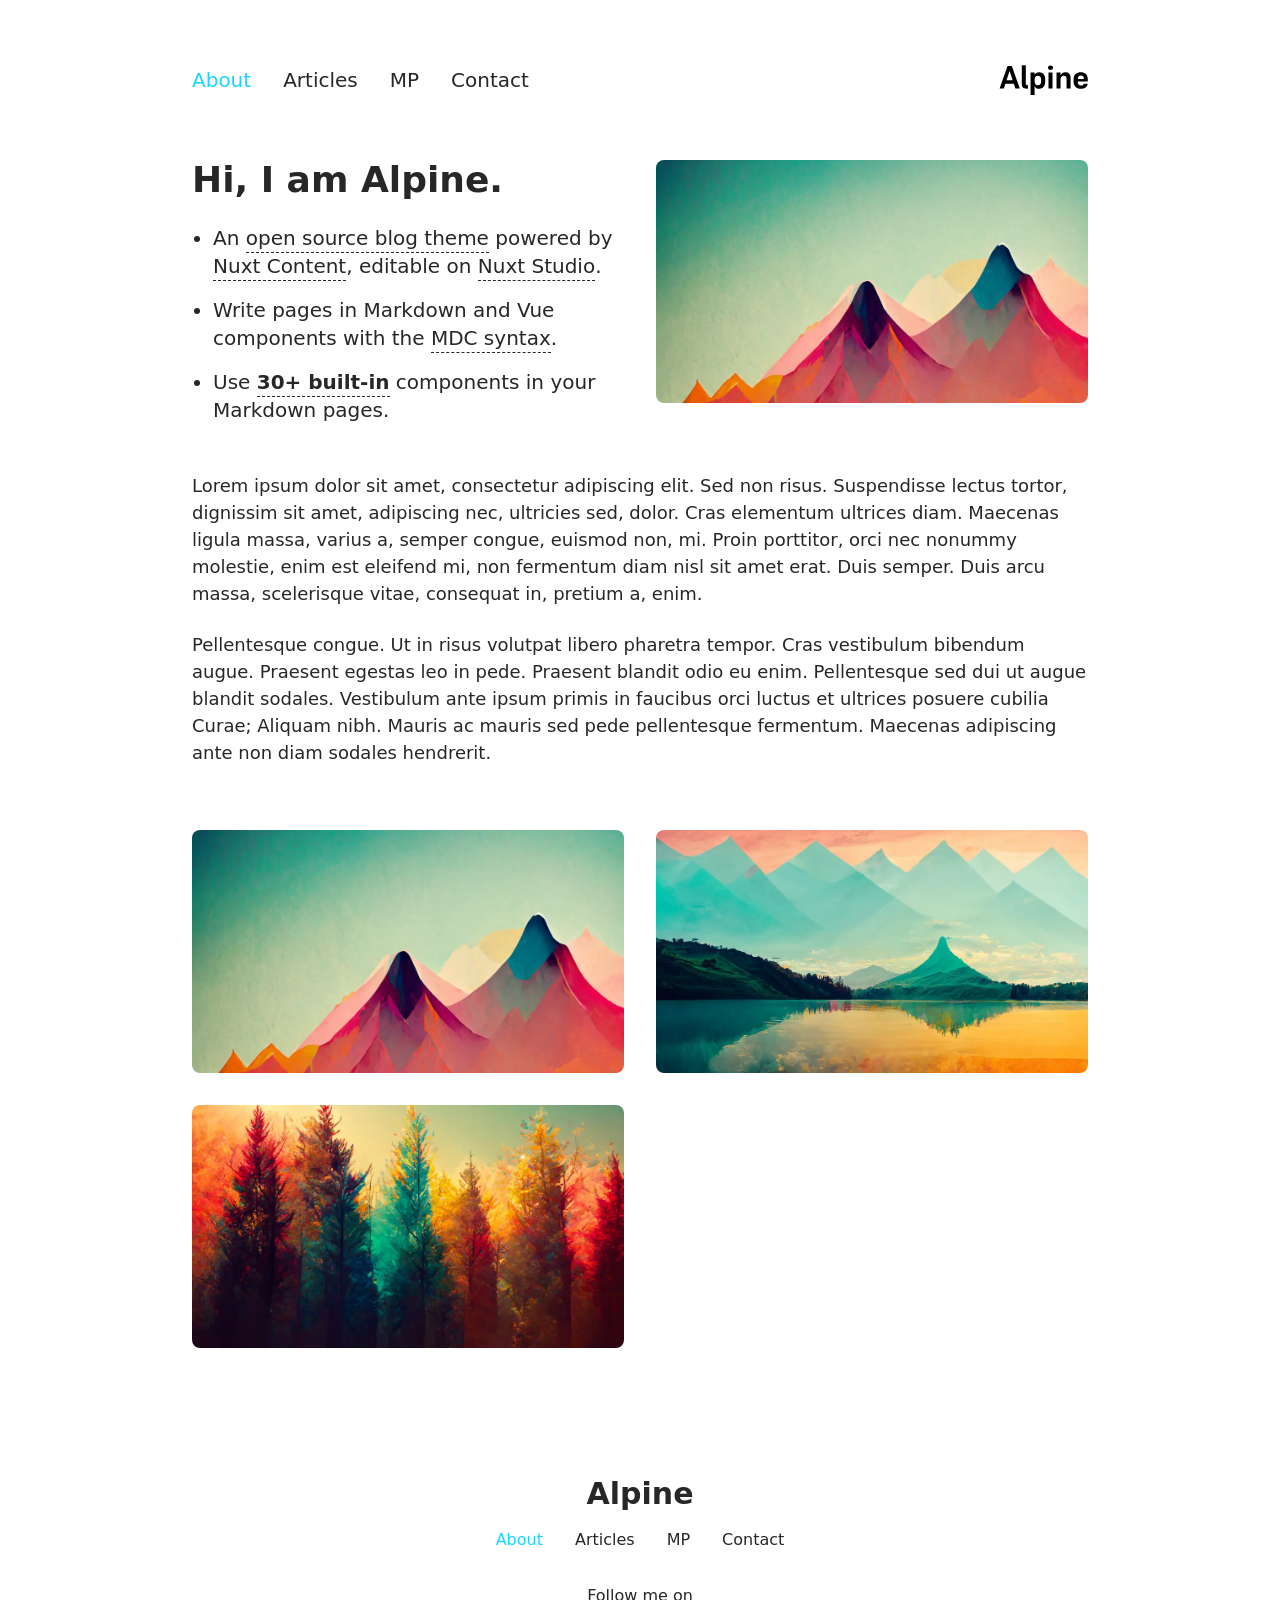
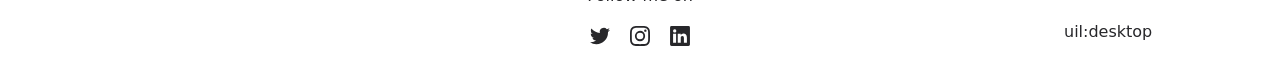
<file: index.html>
<!DOCTYPE html><html  lang="en"><head><meta charset="utf-8">
<meta name="viewport" content="width=device-width, initial-scale=1">
<title>Alpine</title>
<link rel="stylesheet" href="/_nuxt/entry.FN4B8y1p.css" crossorigin>
<link rel="stylesheet" href="/_nuxt/DocumentDrivenNotFound.CcgiPiUf.css" crossorigin>
<link rel="stylesheet" href="/_nuxt/Hero.Df6m_HhB.css" crossorigin>
<link rel="stylesheet" href="/_nuxt/ProseUl.CtY5q5wl.css" crossorigin>
<link rel="stylesheet" href="/_nuxt/ProseLi.BB9aoKeV.css" crossorigin>
<link rel="stylesheet" href="/_nuxt/ProseA.CKYwg7Vi.css" crossorigin>
<link rel="stylesheet" href="/_nuxt/ProseStrong.GSDXwemd.css" crossorigin>
<link rel="stylesheet" href="/_nuxt/ProseP.DdzcLK6V.css" crossorigin>
<link rel="stylesheet" href="/_nuxt/Gallery.IrC7ouHO.css" crossorigin>
<link rel="preload" as="fetch" crossorigin="anonymous" href="/_payload.json?_b=267792a1-df66-4952-b792-bdc9a00469fd">
<link rel="modulepreload" as="script" crossorigin href="/_nuxt/CjiepnJO.js">
<link rel="modulepreload" as="script" crossorigin href="/_nuxt/BJVPfCN9.js">
<link rel="modulepreload" as="script" crossorigin href="/_nuxt/CTB3kH4F.js">
<link rel="modulepreload" as="script" crossorigin href="/_nuxt/B2JDE1Kw.js">
<link rel="modulepreload" as="script" crossorigin href="/_nuxt/BBem1-0-.js">
<link rel="modulepreload" as="script" crossorigin href="/_nuxt/Dwys9pnB.js">
<link rel="modulepreload" as="script" crossorigin href="/_nuxt/DO-USROL.js">
<link rel="modulepreload" as="script" crossorigin href="/_nuxt/6X8-HWhb.js">
<link rel="modulepreload" as="script" crossorigin href="/_nuxt/Dhbw4Ysz.js">
<link rel="modulepreload" as="script" crossorigin href="/_nuxt/Bxlv4fDI.js">
<link rel="modulepreload" as="script" crossorigin href="/_nuxt/BlDLJSqI.js">
<link rel="modulepreload" as="script" crossorigin href="/_nuxt/BMuJC_zI.js">
<link rel="modulepreload" as="script" crossorigin href="/_nuxt/DDSbFdkK.js">
<link rel="modulepreload" as="script" crossorigin href="/_nuxt/U9F_fIIH.js">
<link rel="modulepreload" as="script" crossorigin href="/_nuxt/CLux9Sl9.js">
<link rel="modulepreload" as="script" crossorigin href="/_nuxt/BbhJqLgo.js">
<link rel="modulepreload" as="script" crossorigin href="/_nuxt/DL3OIrUy.js">
<link rel="modulepreload" as="script" crossorigin href="/_nuxt/C4EkdCw-.js">
<script type="module" src="/_nuxt/CjiepnJO.js" crossorigin></script>
<link rel="prefetch" as="style" crossorigin href="/_nuxt/article.DNJYfHPG.css">
<link rel="prefetch" as="script" crossorigin href="/_nuxt/Bn_t-if4.js">
<link rel="prefetch" as="script" crossorigin href="/_nuxt/BcWussCh.js">
<link rel="prefetch" as="script" crossorigin href="/_nuxt/CC1Ip9_s.js">
<link rel="prefetch" as="script" crossorigin href="/_nuxt/Bgpfb5lP.js">
<link rel="prefetch" as="style" crossorigin href="/_nuxt/useStudio.C7emnOp-.css">
<link rel="prefetch" as="script" crossorigin href="/_nuxt/C_jKrZwB.js">
<link rel="prefetch" as="script" crossorigin href="/_nuxt/DMW3Jn-V.js">
<link rel="prefetch" as="style" crossorigin href="/_nuxt/error-404.CgUV78VA.css">
<link rel="prefetch" as="script" crossorigin href="/_nuxt/Bawy-9TX.js">
<link rel="prefetch" as="style" crossorigin href="/_nuxt/error-500.ClOsYwhK.css">
<link rel="prefetch" as="script" crossorigin href="/_nuxt/BtIlvOh7.js">
<meta name="twitter:card" content="summary_large_image">
<meta property="og:title" content="Alpine">
<meta name="description" content="An open source blog theme powered by Nuxt.">
<meta property="og:description" content="An open source blog theme powered by Nuxt.">
<meta property="og:image" content="/social-card-preview.png">
<meta property="og:image:width" content="400">
<meta property="og:image:height" content="300">
<meta property="og:image:alt" content="An image showcasing my project."><style id="pinceau-runtime-hydratable">@media{.phy[--]{--puid:2iewZX-v;}.pv-MyghrG{max-width:var(--elements-container-maxWidth);padding-left:var(--elements-container-padding-mobile);padding-right:var(--elements-container-padding-mobile);}@media (min-width: 475px){.pv-MyghrG{padding-left:var(--elements-container-padding-xs);padding-right:var(--elements-container-padding-xs);}}@media (min-width: 640px){.pv-MyghrG{padding-left:var(--elements-container-padding-sm);padding-right:var(--elements-container-padding-sm);}}@media (min-width: 768px){.pv-MyghrG{padding-left:var(--elements-container-padding-md);padding-right:var(--elements-container-padding-md);}}} @media{.phy[--]{--puid:rD1hX6-c;}.pc-rD1hX6[data-v-f82aa2bc]{---6-li-cols:2;}} </style><style id="pinceau-theme">@media { :root {--pinceau-mq: initial; --alpine-readableLine: 68ch;--alpine-backdrop-backgroundColor: #f4f4f5b3;--prose-code-inline-padding: 0.2rem 0.375rem 0.2rem 0.375rem;--prose-code-block-backdropFilter: contrast(1);--prose-code-block-border-style: solid;--prose-code-block-border-width: 1px;--prose-tbody-tr-borderBottom-style: dashed;--prose-tbody-tr-borderBottom-width: 1px;--prose-th-textAlign: inherit;--prose-thead-borderBottom-style: solid;--prose-thead-borderBottom-width: 1px;--prose-thead-border-style: solid;--prose-thead-border-width: 0px;--prose-table-textAlign: start;--prose-hr-width: 1px;--prose-hr-style: solid;--prose-li-listStylePosition: outside;--prose-ol-li-markerColor: currentColor;--prose-ol-paddingInlineStart: 21px;--prose-ol-listStyleType: decimal;--prose-ul-li-markerColor: currentColor;--prose-ul-paddingInlineStart: 21px;--prose-ul-listStyleType: disc;--prose-blockquote-border-style: solid;--prose-blockquote-border-width: 4px;--prose-blockquote-quotes: '201C' '201D' '2018' '2019';--prose-blockquote-paddingInlineStart: 24px;--prose-a-code-color-hover: currentColor;--prose-a-code-color-static: currentColor;--prose-a-hasCode-borderBottom: none;--prose-a-border-distance: 2px;--prose-a-border-color-hover: currentColor;--prose-a-border-color-static: currentColor;--prose-a-border-style-hover: solid;--prose-a-border-style-static: dashed;--prose-a-border-width: 1px;--prose-a-color-static: inherit;--prose-a-textDecoration: none;--prose-h6-margin: 3rem 0 2rem;--prose-h5-margin: 3rem 0 2rem;--prose-h4-margin: 3rem 0 2rem;--prose-h3-margin: 3rem 0 2rem;--prose-h2-margin: 3rem 0 2rem;--prose-h1-margin: 0 0 2rem;--prose-p-fontSize: 18px;--typography-lead-loose: 2;--typography-lead-relaxed: 1.625;--typography-lead-normal: 1.5;--typography-lead-snug: 1.375;--typography-lead-tight: 1.25;--typography-lead-none: 1;--typography-lead-10: 2.5rem;--typography-lead-9: 2.25rem;--typography-lead-8: 2rem;--typography-lead-7: 1.75rem;--typography-lead-6: 1.5rem;--typography-lead-5: 1.25rem;--typography-lead-4: 1rem;--typography-lead-3: .75rem;--typography-lead-2: .5rem;--typography-lead-1: .025rem;--typography-fontWeight-black: 900;--typography-fontWeight-extrabold: 800;--typography-fontWeight-bold: 700;--typography-fontWeight-semibold: 600;--typography-fontWeight-medium: 500;--typography-fontWeight-normal: 400;--typography-fontWeight-light: 300;--typography-fontWeight-extralight: 200;--typography-fontWeight-thin: 100;--typography-fontSize-9xl: 128px;--typography-fontSize-8xl: 96px;--typography-fontSize-7xl: 72px;--typography-fontSize-6xl: 60px;--typography-fontSize-5xl: 48px;--typography-fontSize-4xl: 36px;--typography-fontSize-3xl: 30px;--typography-fontSize-2xl: 24px;--typography-fontSize-xl: 20px;--typography-fontSize-lg: 18px;--typography-fontSize-base: 16px;--typography-fontSize-sm: 14px;--typography-fontSize-xs: 12px;--typography-letterSpacing-wide: 0.025em;--typography-letterSpacing-tight: -0.025em;--typography-verticalMargin-base: 24px;--typography-verticalMargin-sm: 16px;--elements-border-secondary-hover: [object Object];--elements-backdrop-background: #fffc;--elements-backdrop-filter: saturate(200%) blur(20px);--elements-container-maxWidth: 64rem;--lead-loose: 2;--lead-relaxed: 1.625;--lead-normal: 1.5;--lead-snug: 1.375;--lead-tight: 1.25;--lead-none: 1;--lead-10: 2.5rem;--lead-9: 2.25rem;--lead-8: 2rem;--lead-7: 1.75rem;--lead-6: 1.5rem;--lead-5: 1.25rem;--lead-4: 1rem;--lead-3: .75rem;--lead-2: .5rem;--lead-1: .025rem;--letterSpacing-widest: 0.1em;--letterSpacing-wider: 0.05em;--letterSpacing-wide: 0.025em;--letterSpacing-normal: 0em;--letterSpacing-tight: -0.025em;--letterSpacing-tighter: -0.05em;--fontSize-9xl: 8rem;--fontSize-8xl: 6rem;--fontSize-7xl: 4.5rem;--fontSize-6xl: 3.75rem;--fontSize-5xl: 3rem;--fontSize-4xl: 2.25rem;--fontSize-3xl: 1.875rem;--fontSize-2xl: 1.5rem;--fontSize-xl: 1.25rem;--fontSize-lg: 1.125rem;--fontSize-base: 1rem;--fontSize-sm: 0.875rem;--fontSize-xs: 0.75rem;--fontWeight-black: 900;--fontWeight-extrabold: 800;--fontWeight-bold: 700;--fontWeight-semibold: 600;--fontWeight-medium: 500;--fontWeight-normal: 400;--fontWeight-light: 300;--fontWeight-extralight: 200;--fontWeight-thin: 100;--font-mono: ui-monospace, SFMono-Regular, Menlo, Monaco, Consolas, Liberation Mono, Courier New, monospace;--font-serif: ui-serif, Georgia, Cambria, Times New Roman, Times, serif;--font-sans: ui-sans-serif, system-ui, -apple-system, BlinkMacSystemFont, Segoe UI, Roboto, Helvetica Neue, Arial, Noto Sans, sans-serif, Apple Color Emoji, Segoe UI Emoji, Segoe UI Symbol, Noto Color Emoji;--opacity-total: 1;--opacity-high: 0.8;--opacity-medium: 0.5;--opacity-soft: 0.3;--opacity-light: 0.15;--opacity-bright: 0.1;--opacity-noOpacity: 0;--borderWidth-lg: 3px;--borderWidth-md: 2px;--borderWidth-sm: 1px;--borderWidth-noBorder: 0;--space-rem-875: 0.875rem;--space-rem-625: 0.625rem;--space-rem-375: 0.375rem;--space-rem-125: 0.125rem;--space-px: 1px;--space-128: 32rem;--space-96: 24rem;--space-80: 20rem;--space-72: 18rem;--space-64: 16rem;--space-60: 15rem;--space-56: 14rem;--space-52: 13rem;--space-48: 12rem;--space-44: 11rem;--space-40: 10rem;--space-36: 9rem;--space-32: 8rem;--space-28: 7rem;--space-24: 6rem;--space-20: 5rem;--space-16: 4rem;--space-14: 3.5rem;--space-12: 3rem;--space-11: 2.75rem;--space-10: 2.5rem;--space-9: 2.25rem;--space-8: 2rem;--space-7: 1.75rem;--space-6: 1.5rem;--space-5: 1.25rem;--space-4: 1rem;--space-3: 0.75rem;--space-2: 0.5rem;--space-1: 0.25rem;--space-0: 0px;--size-full: 100%;--size-7xl: 80rem;--size-6xl: 72rem;--size-5xl: 64rem;--size-4xl: 56rem;--size-3xl: 48rem;--size-2xl: 42rem;--size-xl: 36rem;--size-lg: 32rem;--size-md: 28rem;--size-sm: 24rem;--size-xs: 20rem;--size-200: 200px;--size-104: 104px;--size-80: 80px;--size-64: 64px;--size-56: 56px;--size-48: 48px;--size-40: 40px;--size-32: 32px;--size-24: 24px;--size-20: 20px;--size-16: 16px;--size-12: 12px;--size-8: 8px;--size-6: 6px;--size-4: 4px;--size-2: 2px;--size-0: 0px;--radii-full: 9999px;--radii-3xl: 1.75rem;--radii-2xl: 1.5rem;--radii-xl: 1rem;--radii-lg: 0.75rem;--radii-md: 0.5rem;--radii-sm: 0.375rem;--radii-xs: 0.25rem;--radii-2xs: 0.125rem;--radii-none: 0px;--shadow-none: 0px 0px 0px 0px transparent;--shadow-lg: 0px 10px 15px -3px #000000, 0px 4px 6px -4px #000000;--shadow-md: 0px 4px 6px -1px #000000, 0px 2px 4px -2px #000000;--shadow-sm: 0px 1px 3px 0px #000000, 0px 1px 2px -1px #000000;--shadow-xs: 0px 1px 2px 0px #000000;--height-screen: 100vh;--width-screen: 100vw;--color-primary-900: #002e38;--color-primary-800: #005c70;--color-primary-700: #008aa9;--color-primary-600: #00b9e1;--color-primary-500: #1ad6ff;--color-primary-400: #40ddff;--color-primary-300: #66e4ff;--color-primary-200: #8deaff;--color-primary-100: #b3f1ff;--color-primary-50: #d9f8ff;--color-ruby-900: #380011;--color-ruby-800: #700021;--color-ruby-700: #a90032;--color-ruby-600: #e10043;--color-ruby-500: #ff1a5e;--color-ruby-400: #ff4079;--color-ruby-300: #ff6694;--color-ruby-200: #ff8dae;--color-ruby-100: #ffb3c9;--color-ruby-50: #ffd9e4;--color-pink-900: #380025;--color-pink-800: #70004b;--color-pink-700: #a90070;--color-pink-600: #e10095;--color-pink-500: #ff1ab2;--color-pink-400: #ff40bf;--color-pink-300: #ff66cc;--color-pink-200: #ff8dd8;--color-pink-100: #ffb3e5;--color-pink-50: #ffd9f2;--color-purple-900: #190038;--color-purple-800: #330070;--color-purple-700: #4c00a9;--color-purple-600: #6500e1;--color-purple-500: #811aff;--color-purple-400: #9640ff;--color-purple-300: #ab66ff;--color-purple-200: #c08dff;--color-purple-100: #d5b3ff;--color-purple-50: #ead9ff;--color-royalblue-900: #0b0531;--color-royalblue-800: #160a62;--color-royalblue-700: #211093;--color-royalblue-600: #2c15c4;--color-royalblue-500: #4127e8;--color-royalblue-400: #614bec;--color-royalblue-300: #806ff0;--color-royalblue-200: #a093f3;--color-royalblue-100: #c0b7f7;--color-royalblue-50: #dfdbfb;--color-indigoblue-900: #001238;--color-indigoblue-800: #002370;--color-indigoblue-700: #0035a9;--color-indigoblue-600: #0047e1;--color-indigoblue-500: #1a62ff;--color-indigoblue-400: #407cff;--color-indigoblue-300: #6696ff;--color-indigoblue-200: #8db0ff;--color-indigoblue-100: #b3cbff;--color-indigoblue-50: #d9e5ff;--color-blue-900: #002438;--color-blue-800: #004870;--color-blue-700: #006ca9;--color-blue-600: #0090e1;--color-blue-500: #1aadff;--color-blue-400: #40bbff;--color-blue-300: #66c8ff;--color-blue-200: #8dd6ff;--color-blue-100: #b3e4ff;--color-blue-50: #d9f1ff;--color-lightblue-900: #002e38;--color-lightblue-800: #005c70;--color-lightblue-700: #008aa9;--color-lightblue-600: #00b9e1;--color-lightblue-500: #1ad6ff;--color-lightblue-400: #40ddff;--color-lightblue-300: #66e4ff;--color-lightblue-200: #8deaff;--color-lightblue-100: #b3f1ff;--color-lightblue-50: #d9f8ff;--color-teal-900: #062a28;--color-teal-800: #0b544f;--color-teal-700: #117d77;--color-teal-600: #16a79e;--color-teal-500: #1cd1c6;--color-teal-400: #36e4da;--color-teal-300: #5fe9e1;--color-teal-200: #87efe9;--color-teal-100: #aff4f0;--color-teal-50: #d7faf8;--color-pear-900: #2a2b09;--color-pear-800: #545512;--color-pear-700: #7e801b;--color-pear-600: #a8aa24;--color-pear-500: #d0d32f;--color-pear-400: #d8da52;--color-pear-300: #e0e274;--color-pear-200: #e8e997;--color-pear-100: #eff0ba;--color-pear-50: #f7f8dc;--color-red-900: #380300;--color-red-800: #700700;--color-red-700: #a90a00;--color-red-600: #e10e00;--color-red-500: #ff281a;--color-red-400: #ff4c40;--color-red-300: #ff7066;--color-red-200: #ff948d;--color-red-100: #ffb7b3;--color-red-50: #ffdbd9;--color-orange-900: #381800;--color-orange-800: #702f00;--color-orange-700: #a94700;--color-orange-600: #e15e00;--color-orange-500: #ff7a1a;--color-orange-400: #ff9040;--color-orange-300: #ffa666;--color-orange-200: #ffbd8d;--color-orange-100: #ffd3b3;--color-orange-50: #ffe9d9;--color-yellow-900: #362b03;--color-yellow-800: #6d5605;--color-yellow-700: #a38108;--color-yellow-600: #daac0a;--color-yellow-500: #f5c828;--color-yellow-400: #f7d14c;--color-yellow-300: #f8da70;--color-yellow-200: #fae393;--color-yellow-100: #fcedb7;--color-yellow-50: #fdf6db;--color-green-900: #003f25;--color-green-800: #005e38;--color-green-700: #007e4a;--color-green-600: #009d5d;--color-green-500: #00bd6f;--color-green-400: #00dc82;--color-green-300: #30ffaa;--color-green-200: #83ffcc;--color-green-100: #acffdd;--color-green-50: #d6ffee;--color-gray-900: #18181B;--color-gray-800: #27272A;--color-gray-700: #3f3f46;--color-gray-600: #52525B;--color-gray-500: #71717A;--color-gray-400: #a1a1aa;--color-gray-300: #D4d4d8;--color-gray-200: #e4e4e7;--color-gray-100: #f4f4f5;--color-gray-50: #fafafa;--color-black: #0c0c0d;--color-white: #FFFFFF;--media-portrait: only screen and (orientation: portrait);--media-landscape: only screen and (orientation: landscape);--media-rm: (prefers-reduced-motion: reduce);--media-2xl: (min-width: 1536px);--media-xl: (min-width: 1280px);--media-lg: (min-width: 1024px);--media-md: (min-width: 768px);--media-sm: (min-width: 640px);--media-xs: (min-width: 475px);--alpine-body-color: var(--color-gray-800);--alpine-body-backgroundColor: var(--color-white);--prose-code-inline-fontWeight: var(--typography-fontWeight-normal);--prose-code-inline-fontSize: var(--typography-fontSize-sm);--prose-code-inline-borderRadius: var(--radii-xs);--prose-code-block-pre-padding: var(--typography-verticalMargin-sm);--prose-code-block-margin: var(--typography-verticalMargin-base) 0;--prose-code-block-fontSize: var(--typography-fontSize-sm);--prose-tbody-code-inline-fontSize: var(--typography-fontSize-sm);--prose-tbody-td-padding: var(--typography-verticalMargin-sm);--prose-th-fontWeight: var(--typography-fontWeight-semibold);--prose-th-padding: 0 var(--typography-verticalMargin-sm) var(--typography-verticalMargin-sm) var(--typography-verticalMargin-sm);--prose-table-lineHeight: var(--typography-lead-6);--prose-table-fontSize: var(--typography-fontSize-sm);--prose-table-margin: var(--typography-verticalMargin-base) 0;--prose-hr-margin: var(--typography-verticalMargin-base) 0;--prose-li-margin: var(--typography-verticalMargin-sm) 0;--prose-ol-margin: var(--typography-verticalMargin-base) 0;--prose-ul-margin: var(--typography-verticalMargin-base) 0;--prose-blockquote-margin: var(--typography-verticalMargin-base) 0;--prose-a-code-border-style: var(--prose-a-border-style-static);--prose-a-code-border-width: var(--prose-a-border-width);--prose-a-fontWeight: var(--typography-fontWeight-medium);--prose-img-margin: var(--typography-verticalMargin-base) 0;--prose-strong-fontWeight: var(--typography-fontWeight-semibold);--prose-h6-iconSize: var(--typography-fontSize-base);--prose-h6-fontWeight: var(--typography-fontWeight-semibold);--prose-h6-lineHeight: var(--typography-lead-normal);--prose-h6-fontSize: var(--typography-fontSize-lg);--prose-h5-iconSize: var(--typography-fontSize-lg);--prose-h5-fontWeight: var(--typography-fontWeight-semibold);--prose-h5-lineHeight: var(--typography-lead-snug);--prose-h5-fontSize: var(--typography-fontSize-xl);--prose-h4-iconSize: var(--typography-fontSize-lg);--prose-h4-letterSpacing: var(--typography-letterSpacing-tight);--prose-h4-fontWeight: var(--typography-fontWeight-semibold);--prose-h4-lineHeight: var(--typography-lead-snug);--prose-h4-fontSize: var(--typography-fontSize-2xl);--prose-h3-iconSize: var(--typography-fontSize-xl);--prose-h3-letterSpacing: var(--typography-letterSpacing-tight);--prose-h3-fontWeight: var(--typography-fontWeight-semibold);--prose-h3-lineHeight: var(--typography-lead-snug);--prose-h3-fontSize: var(--typography-fontSize-3xl);--prose-h2-iconSize: var(--typography-fontSize-2xl);--prose-h2-letterSpacing: var(--typography-letterSpacing-tight);--prose-h2-fontWeight: var(--typography-fontWeight-semibold);--prose-h2-lineHeight: var(--typography-lead-tight);--prose-h2-fontSize: var(--typography-fontSize-4xl);--prose-h1-iconSize: var(--typography-fontSize-3xl);--prose-h1-letterSpacing: var(--typography-letterSpacing-tight);--prose-h1-fontWeight: var(--typography-fontWeight-bold);--prose-h1-lineHeight: var(--typography-lead-tight);--prose-h1-fontSize: var(--typography-fontSize-5xl);--prose-p-br-margin: var(--typography-verticalMargin-base) 0 0 0;--prose-p-margin: var(--typography-verticalMargin-base) 0;--prose-p-lineHeight: var(--typography-lead-normal);--typography-color-primary-900: var(--color-primary-900);--typography-color-primary-800: var(--color-primary-800);--typography-color-primary-700: var(--color-primary-700);--typography-color-primary-600: var(--color-primary-600);--typography-color-primary-500: var(--color-primary-500);--typography-color-primary-400: var(--color-primary-400);--typography-color-primary-300: var(--color-primary-300);--typography-color-primary-200: var(--color-primary-200);--typography-color-primary-100: var(--color-primary-100);--typography-color-primary-50: var(--color-primary-50);--typography-font-code: var(--font-mono);--typography-font-body: var(--font-sans);--typography-font-display: var(--font-sans);--typography-body-backgroundColor: var(--color-white);--typography-body-color: var(--color-black);--elements-state-danger-borderColor-secondary: var(--color-red-200);--elements-state-danger-borderColor-primary: var(--color-red-100);--elements-state-danger-backgroundColor-secondary: var(--color-red-100);--elements-state-danger-backgroundColor-primary: var(--color-red-50);--elements-state-danger-color-secondary: var(--color-red-600);--elements-state-danger-color-primary: var(--color-red-500);--elements-state-warning-borderColor-secondary: var(--color-yellow-200);--elements-state-warning-borderColor-primary: var(--color-yellow-100);--elements-state-warning-backgroundColor-secondary: var(--color-yellow-100);--elements-state-warning-backgroundColor-primary: var(--color-yellow-50);--elements-state-warning-color-secondary: var(--color-yellow-700);--elements-state-warning-color-primary: var(--color-yellow-600);--elements-state-success-borderColor-secondary: var(--color-green-200);--elements-state-success-borderColor-primary: var(--color-green-100);--elements-state-success-backgroundColor-secondary: var(--color-green-100);--elements-state-success-backgroundColor-primary: var(--color-green-50);--elements-state-success-color-secondary: var(--color-green-600);--elements-state-success-color-primary: var(--color-green-500);--elements-state-info-borderColor-secondary: var(--color-blue-200);--elements-state-info-borderColor-primary: var(--color-blue-100);--elements-state-info-backgroundColor-secondary: var(--color-blue-100);--elements-state-info-backgroundColor-primary: var(--color-blue-50);--elements-state-info-color-secondary: var(--color-blue-600);--elements-state-info-color-primary: var(--color-blue-500);--elements-state-primary-borderColor-secondary: var(--color-primary-200);--elements-state-primary-borderColor-primary: var(--color-primary-100);--elements-state-primary-backgroundColor-secondary: var(--color-primary-100);--elements-state-primary-backgroundColor-primary: var(--color-primary-50);--elements-state-primary-color-secondary: var(--color-primary-700);--elements-state-primary-color-primary: var(--color-primary-600);--elements-surface-secondary-backgroundColor: var(--color-gray-200);--elements-surface-primary-backgroundColor: var(--color-gray-100);--elements-surface-background-base: var(--color-gray-100);--elements-border-secondary-static: var(--color-gray-200);--elements-border-primary-hover: var(--color-gray-200);--elements-border-primary-static: var(--color-gray-100);--elements-container-padding-md: var(--space-16);--elements-container-padding-sm: var(--space-12);--elements-container-padding-xs: var(--space-8);--elements-container-padding-mobile: var(--space-6);--elements-text-secondary-color-hover: var(--color-gray-700);--elements-text-secondary-color-static: var(--color-gray-500);--elements-text-primary-color-static: var(--color-gray-900);--text-6xl-lineHeight: var(--lead-none);--text-6xl-fontSize: var(--fontSize-6xl);--text-5xl-lineHeight: var(--lead-none);--text-5xl-fontSize: var(--fontSize-5xl);--text-4xl-lineHeight: var(--lead-10);--text-4xl-fontSize: var(--fontSize-4xl);--text-3xl-lineHeight: var(--lead-9);--text-3xl-fontSize: var(--fontSize-3xl);--text-2xl-lineHeight: var(--lead-8);--text-2xl-fontSize: var(--fontSize-2xl);--text-xl-lineHeight: var(--lead-7);--text-xl-fontSize: var(--fontSize-xl);--text-lg-lineHeight: var(--lead-7);--text-lg-fontSize: var(--fontSize-lg);--text-base-lineHeight: var(--lead-6);--text-base-fontSize: var(--fontSize-base);--text-sm-lineHeight: var(--lead-5);--text-sm-fontSize: var(--fontSize-sm);--text-xs-lineHeight: var(--lead-4);--text-xs-fontSize: var(--fontSize-xs);--shadow-2xl: 0px 25px 50px -12px var(--color-gray-900);--shadow-xl: 0px 20px 25px -5px var(--color-gray-400), 0px 8px 10px -6px #000000;--color-secondary-900: var(--color-gray-900);--color-secondary-800: var(--color-gray-800);--color-secondary-700: var(--color-gray-700);--color-secondary-600: var(--color-gray-600);--color-secondary-500: var(--color-gray-500);--color-secondary-400: var(--color-gray-400);--color-secondary-300: var(--color-gray-300);--color-secondary-200: var(--color-gray-200);--color-secondary-100: var(--color-gray-100);--color-secondary-50: var(--color-gray-50);--prose-a-code-background-hover: var(--typography-color-primary-50);--prose-a-code-border-color-hover: var(--typography-color-primary-500);--prose-a-color-hover: var(--typography-color-primary-500);--typography-color-secondary-900: var(--color-secondary-900);--typography-color-secondary-800: var(--color-secondary-800);--typography-color-secondary-700: var(--color-secondary-700);--typography-color-secondary-600: var(--color-secondary-600);--typography-color-secondary-500: var(--color-secondary-500);--typography-color-secondary-400: var(--color-secondary-400);--typography-color-secondary-300: var(--color-secondary-300);--typography-color-secondary-200: var(--color-secondary-200);--typography-color-secondary-100: var(--color-secondary-100);--typography-color-secondary-50: var(--color-secondary-50);--prose-code-inline-backgroundColor: var(--typography-color-secondary-100);--prose-code-inline-color: var(--typography-color-secondary-700);--prose-code-block-backgroundColor: var(--typography-color-secondary-100);--prose-code-block-color: var(--typography-color-secondary-700);--prose-code-block-border-color: var(--typography-color-secondary-200);--prose-tbody-tr-borderBottom-color: var(--typography-color-secondary-200);--prose-th-color: var(--typography-color-secondary-600);--prose-thead-borderBottom-color: var(--typography-color-secondary-200);--prose-thead-border-color: var(--typography-color-secondary-300);--prose-hr-color: var(--typography-color-secondary-200);--prose-blockquote-border-color: var(--typography-color-secondary-200);--prose-blockquote-color: var(--typography-color-secondary-500);--prose-a-code-border-color-static: var(--typography-color-secondary-400); } }@media { :root.dark {--pinceau-mq: dark; --alpine-backdrop-backgroundColor: #18181bb3;--prose-code-block-backdropFilter: contrast(1);--prose-ol-li-markerColor: currentColor;--prose-ul-li-markerColor: currentColor;--prose-a-code-color-hover: currentColor;--prose-a-code-color-static: currentColor;--prose-a-border-color-hover: currentColor;--prose-a-border-color-static: currentColor;--prose-a-color-static: inherit;--elements-backdrop-background: #0c0d0ccc;--alpine-body-color: var(--color-gray-200);--alpine-body-backgroundColor: var(--color-black);--typography-body-backgroundColor: var(--color-black);--typography-body-color: var(--color-white);--elements-state-danger-borderColor-secondary: var(--color-red-700);--elements-state-danger-borderColor-primary: var(--color-red-800);--elements-state-danger-backgroundColor-secondary: var(--color-red-800);--elements-state-danger-backgroundColor-primary: var(--color-red-900);--elements-state-danger-color-secondary: var(--color-red-200);--elements-state-danger-color-primary: var(--color-red-300);--elements-state-warning-borderColor-secondary: var(--color-yellow-700);--elements-state-warning-borderColor-primary: var(--color-yellow-800);--elements-state-warning-backgroundColor-secondary: var(--color-yellow-800);--elements-state-warning-backgroundColor-primary: var(--color-yellow-900);--elements-state-warning-color-secondary: var(--color-yellow-200);--elements-state-warning-color-primary: var(--color-yellow-400);--elements-state-success-borderColor-secondary: var(--color-green-700);--elements-state-success-borderColor-primary: var(--color-green-800);--elements-state-success-backgroundColor-secondary: var(--color-green-800);--elements-state-success-backgroundColor-primary: var(--color-green-900);--elements-state-success-color-secondary: var(--color-green-200);--elements-state-success-color-primary: var(--color-green-400);--elements-state-info-borderColor-secondary: var(--color-blue-700);--elements-state-info-borderColor-primary: var(--color-blue-800);--elements-state-info-backgroundColor-secondary: var(--color-blue-800);--elements-state-info-backgroundColor-primary: var(--color-blue-900);--elements-state-info-color-secondary: var(--color-blue-200);--elements-state-info-color-primary: var(--color-blue-400);--elements-state-primary-borderColor-secondary: var(--color-primary-700);--elements-state-primary-borderColor-primary: var(--color-primary-800);--elements-state-primary-backgroundColor-secondary: var(--color-primary-800);--elements-state-primary-backgroundColor-primary: var(--color-primary-900);--elements-state-primary-color-secondary: var(--color-primary-200);--elements-state-primary-color-primary: var(--color-primary-400);--elements-surface-secondary-backgroundColor: var(--color-gray-800);--elements-surface-primary-backgroundColor: var(--color-gray-900);--elements-surface-background-base: var(--color-gray-900);--elements-border-secondary-static: var(--color-gray-800);--elements-border-primary-hover: var(--color-gray-800);--elements-border-primary-static: var(--color-gray-900);--elements-text-secondary-color-hover: var(--color-gray-200);--elements-text-secondary-color-static: var(--color-gray-400);--elements-text-primary-color-static: var(--color-gray-50);--prose-a-code-background-hover: var(--typography-color-primary-900);--prose-a-code-border-color-hover: var(--typography-color-primary-600);--prose-a-color-hover: var(--typography-color-primary-400);--prose-code-inline-backgroundColor: var(--typography-color-secondary-800);--prose-code-inline-color: var(--typography-color-secondary-200);--prose-code-block-backgroundColor: var(--typography-color-secondary-900);--prose-code-block-color: var(--typography-color-secondary-200);--prose-code-block-border-color: var(--typography-color-secondary-800);--prose-tbody-tr-borderBottom-color: var(--typography-color-secondary-800);--prose-th-color: var(--typography-color-secondary-400);--prose-thead-borderBottom-color: var(--typography-color-secondary-800);--prose-thead-border-color: var(--typography-color-secondary-600);--prose-hr-color: var(--typography-color-secondary-800);--prose-blockquote-border-color: var(--typography-color-secondary-700);--prose-blockquote-color: var(--typography-color-secondary-400);--prose-a-code-border-color-static: var(--typography-color-secondary-600); } }</style><script>"use strict";const w=window,de=document.documentElement,knownColorSchemes=["dark","light"],preference=window.localStorage.getItem("nuxt-color-mode")||"system";let value=preference==="system"?getColorScheme():preference;const forcedColorMode=de.getAttribute("data-color-mode-forced");forcedColorMode&&(value=forcedColorMode),addColorScheme(value),w["__NUXT_COLOR_MODE__"]={preference,value,getColorScheme,addColorScheme,removeColorScheme};function addColorScheme(e){const o=""+e+"",t="";de.classList?de.classList.add(o):de.className+=" "+o,t&&de.setAttribute("data-"+t,e)}function removeColorScheme(e){const o=""+e+"",t="";de.classList?de.classList.remove(o):de.className=de.className.replace(new RegExp(o,"g"),""),t&&de.removeAttribute("data-"+t)}function prefersColorScheme(e){return w.matchMedia("(prefers-color-scheme"+e+")")}function getColorScheme(){if(w.matchMedia&&prefersColorScheme("").media!=="not all"){for(const e of knownColorSchemes)if(prefersColorScheme(":"+e).matches)return e}return"light"}
</script></head><body><div id="__nuxt"><div class="container pv-MyghrG pc-2iewZX app-layout" data-v-7b318731 data-v-11acfbc0><!--[--><div class="nuxt-progress" style="width:0%;height:3px;opacity:0;background-size:Infinity% auto;" data-v-7b318731></div><header class="right" data-v-7b318731 data-v-13bfb858><div class="menu" data-v-13bfb858><button aria-label="Navigation Menu" data-v-13bfb858><svg width="24" height="24" viewBox="0 0 68 68" fill="currentColor" xmlns="http://www.w3.org/2000/svg" data-v-13bfb858><path d="M8 34C8 32.1362 8 31.2044 8.30448 30.4693C8.71046 29.4892 9.48915 28.7105 10.4693 28.3045C11.2044 28 12.1362 28 14 28C15.8638 28 16.7956 28 17.5307 28.3045C18.5108 28.7105 19.2895 29.4892 19.6955 30.4693C20 31.2044 20 32.1362 20 34C20 35.8638 20 36.7956 19.6955 37.5307C19.2895 38.5108 18.5108 39.2895 17.5307 39.6955C16.7956 40 15.8638 40 14 40C12.1362 40 11.2044 40 10.4693 39.6955C9.48915 39.2895 8.71046 38.5108 8.30448 37.5307C8 36.7956 8 35.8638 8 34Z" data-v-13bfb858></path><path d="M28 34C28 32.1362 28 31.2044 28.3045 30.4693C28.7105 29.4892 29.4892 28.7105 30.4693 28.3045C31.2044 28 32.1362 28 34 28C35.8638 28 36.7956 28 37.5307 28.3045C38.5108 28.7105 39.2895 29.4892 39.6955 30.4693C40 31.2044 40 32.1362 40 34C40 35.8638 40 36.7956 39.6955 37.5307C39.2895 38.5108 38.5108 39.2895 37.5307 39.6955C36.7956 40 35.8638 40 34 40C32.1362 40 31.2044 40 30.4693 39.6955C29.4892 39.2895 28.7105 38.5108 28.3045 37.5307C28 36.7956 28 35.8638 28 34Z" data-v-13bfb858></path><path d="M48 34C48 32.1362 48 31.2044 48.3045 30.4693C48.7105 29.4892 49.4892 28.7105 50.4693 28.3045C51.2044 28 52.1362 28 54 28C55.8638 28 56.7956 28 57.5307 28.3045C58.5108 28.7105 59.2895 29.4892 59.6955 30.4693C60 31.2044 60 32.1362 60 34C60 35.8638 60 36.7956 59.6955 37.5307C59.2895 38.5108 58.5108 39.2895 57.5307 39.6955C56.7956 40 55.8638 40 54 40C52.1362 40 51.2044 40 50.4693 39.6955C49.4892 39.2895 48.7105 38.5108 48.3045 37.5307C48 36.7956 48 35.8638 48 34Z" data-v-13bfb858></path></svg></button></div><div class="overlay" data-v-13bfb858><nav data-v-13bfb858 data-v-2513d3cf><ul data-v-2513d3cf><!--[--><li data-v-2513d3cf><a aria-current="page" href="/" class="router-link-active router-link-exact-active" data-v-2513d3cf><span class="underline-fx" data-v-2513d3cf></span> About</a></li><li data-v-2513d3cf><a href="/articles" class="" data-v-2513d3cf><span class="underline-fx" data-v-2513d3cf></span> Articles</a></li><li data-v-2513d3cf><a href="/mp" class="" data-v-2513d3cf><span class="underline-fx" data-v-2513d3cf></span> MP</a></li><li data-v-2513d3cf><a href="/contact" class="" data-v-2513d3cf><span class="underline-fx" data-v-2513d3cf></span> Contact</a></li><!--]--></ul></nav></div><div class="logo" data-v-13bfb858><a aria-current="page" href="/" class="router-link-active router-link-exact-active" data-v-13bfb858><img src="/logo-dark.svg" class="dark-img" alt="alpine" width="89" height="31" data-v-13bfb858><img src="/logo.svg" class="light-img" alt="alpine" width="89" height="31" data-v-13bfb858></a></div><div class="main-nav" data-v-13bfb858><nav data-v-13bfb858 data-v-2513d3cf><ul data-v-2513d3cf><!--[--><li data-v-2513d3cf><a aria-current="page" href="/" class="router-link-active router-link-exact-active" data-v-2513d3cf><span class="underline-fx" data-v-2513d3cf></span> About</a></li><li data-v-2513d3cf><a href="/articles" class="" data-v-2513d3cf><span class="underline-fx" data-v-2513d3cf></span> Articles</a></li><li data-v-2513d3cf><a href="/mp" class="" data-v-2513d3cf><span class="underline-fx" data-v-2513d3cf></span> MP</a></li><li data-v-2513d3cf><a href="/contact" class="" data-v-2513d3cf><span class="underline-fx" data-v-2513d3cf></span> Contact</a></li><!--]--></ul></nav></div></header><!--[--><div class="document-driven-page"><main><!--[--><div><section class="hero" data-v-e7a94002><div class="layout" data-v-e7a94002><div class="content" data-v-e7a94002><div class="title" data-v-e7a94002><!--[-->Hi, I am Alpine.<!--]--></div><div class="description" data-v-e7a94002><!--[--><ul data-v-0572d947><!--[--><li data-v-27ef5d54><!--[-->An <a href="https://github.com/nuxt-themes/alpine" rel="nofollow" data-v-ab0dad35><!--[-->open source blog theme<!--]--></a> powered by <a href="https://content.nuxtjs.org" rel="nofollow" data-v-ab0dad35><!--[-->Nuxt Content<!--]--></a>, editable on <a href="https://nuxt.studio" rel="nofollow" data-v-ab0dad35><!--[-->Nuxt Studio<!--]--></a>.<!--]--></li><li data-v-27ef5d54><!--[-->Write pages in Markdown and Vue components with the <a href="https://content.nuxtjs.org/guide/writing/mdc" rel="nofollow" data-v-ab0dad35><!--[-->MDC syntax<!--]--></a>.<!--]--></li><li data-v-27ef5d54><!--[-->Use <a href="https://elements.nuxt.space" rel="nofollow" data-v-ab0dad35><!--[--><strong data-v-838610b8><!--[-->30+ built-in<!--]--></strong><!--]--></a> components in your Markdown pages.<!--]--></li><!--]--></ul><!--]--></div></div><img src="/alpine-0.webp" class="right" alt="Hero Image" width="16" height="9" data-v-e7a94002></div></section><p data-v-72fcb4ea><!--[-->Lorem ipsum dolor sit amet, consectetur adipiscing elit. Sed non risus. Suspendisse lectus tortor, dignissim sit amet, adipiscing nec, ultricies sed, dolor. Cras elementum ultrices diam. Maecenas ligula massa, varius a, semper congue, euismod non, mi. Proin porttitor, orci nec nonummy molestie, enim est eleifend mi, non fermentum diam nisl sit amet erat. Duis semper. Duis arcu massa, scelerisque vitae, consequat in, pretium a, enim.<!--]--></p><p data-v-72fcb4ea><!--[-->Pellentesque congue. Ut in risus volutpat libero pharetra tempor. Cras vestibulum bibendum augue. Praesent egestas leo in pede. Praesent blandit odio eu enim. Pellentesque sed dui ut augue blandit sodales. Vestibulum ante ipsum primis in faucibus orci luctus et ultrices posuere cubilia Curae; Aliquam nibh. Mauris ac mauris sed pede pellentesque fermentum. Maecenas adipiscing ante non diam sodales hendrerit.<!--]--></p><section class="gallery pc-rD1hX6" data-v-f82aa2bc><div class="layout" data-v-f82aa2bc><!--[--><img src="/alpine-0.webp" width="16" height="9" data-v-f82aa2bc><img src="/alpine-1.webp" width="16" height="9" data-v-f82aa2bc><img src="/alpine-2.webp" width="16" height="9" data-v-f82aa2bc><!--]--></div></section></div><!--]--></main></div><!--]--><footer class="center" data-v-7b318731 data-v-5bf77600><a href="https://www.github.com/nuxt-themes/alpine" rel="noopener noreferrer" class="credits" data-v-5bf77600>Alpine</a><div class="navigation" data-v-5bf77600><nav data-v-5bf77600 data-v-2513d3cf><ul data-v-2513d3cf><!--[--><li data-v-2513d3cf><a aria-current="page" href="/" class="router-link-active router-link-exact-active" data-v-2513d3cf><span class="underline-fx" data-v-2513d3cf></span> About</a></li><li data-v-2513d3cf><a href="/articles" class="" data-v-2513d3cf><span class="underline-fx" data-v-2513d3cf></span> Articles</a></li><li data-v-2513d3cf><a href="/mp" class="" data-v-2513d3cf><span class="underline-fx" data-v-2513d3cf></span> MP</a></li><li data-v-2513d3cf><a href="/contact" class="" data-v-2513d3cf><span class="underline-fx" data-v-2513d3cf></span> Contact</a></li><!--]--></ul></nav></div><p class="message" data-v-5bf77600>Follow me on</p><div class="icons" data-v-5bf77600><div class="social" data-v-5bf77600><!--[--><a href="https://twitter.com/nuxtlabs" rel="noopener noreferrer" target="_blank" title="nuxtlabs" aria-label="nuxtlabs" data-v-578e6ab7><svg xmlns="http://www.w3.org/2000/svg" xmlns:xlink="http://www.w3.org/1999/xlink" aria-hidden="true" role="img" class="icon" data-v-578e6ab7 style="" width="1em" height="1em" viewBox="0 0 24 24" data-v-6cc61734><path fill="currentColor" d="M22 5.8a8.5 8.5 0 0 1-2.36.64a4.13 4.13 0 0 0 1.81-2.27a8.2 8.2 0 0 1-2.61 1a4.1 4.1 0 0 0-7 3.74a11.64 11.64 0 0 1-8.45-4.29a4.16 4.16 0 0 0-.55 2.07a4.09 4.09 0 0 0 1.82 3.41a4.05 4.05 0 0 1-1.86-.51v.05a4.1 4.1 0 0 0 3.3 4a4 4 0 0 1-1.1.17a5 5 0 0 1-.77-.07a4.11 4.11 0 0 0 3.83 2.84A8.22 8.22 0 0 1 3 18.34a8 8 0 0 1-1-.06a11.57 11.57 0 0 0 6.29 1.85A11.59 11.59 0 0 0 20 8.45v-.53a8.4 8.4 0 0 0 2-2.12"/></svg></a><a href="https://instagram.com/atinuxt" rel="noopener noreferrer" target="_blank" title="atinuxt" aria-label="atinuxt" data-v-578e6ab7><svg xmlns="http://www.w3.org/2000/svg" xmlns:xlink="http://www.w3.org/1999/xlink" aria-hidden="true" role="img" class="icon" data-v-578e6ab7 style="" width="1em" height="1em" viewBox="0 0 24 24" data-v-6cc61734><path fill="currentColor" d="M17.34 5.46a1.2 1.2 0 1 0 1.2 1.2a1.2 1.2 0 0 0-1.2-1.2m4.6 2.42a7.6 7.6 0 0 0-.46-2.43a4.9 4.9 0 0 0-1.16-1.77a4.7 4.7 0 0 0-1.77-1.15a7.3 7.3 0 0 0-2.43-.47C15.06 2 14.72 2 12 2s-3.06 0-4.12.06a7.3 7.3 0 0 0-2.43.47a4.8 4.8 0 0 0-1.77 1.15a4.7 4.7 0 0 0-1.15 1.77a7.3 7.3 0 0 0-.47 2.43C2 8.94 2 9.28 2 12s0 3.06.06 4.12a7.3 7.3 0 0 0 .47 2.43a4.7 4.7 0 0 0 1.15 1.77a4.8 4.8 0 0 0 1.77 1.15a7.3 7.3 0 0 0 2.43.47C8.94 22 9.28 22 12 22s3.06 0 4.12-.06a7.3 7.3 0 0 0 2.43-.47a4.7 4.7 0 0 0 1.77-1.15a4.85 4.85 0 0 0 1.16-1.77a7.6 7.6 0 0 0 .46-2.43c0-1.06.06-1.4.06-4.12s0-3.06-.06-4.12M20.14 16a5.6 5.6 0 0 1-.34 1.86a3.06 3.06 0 0 1-.75 1.15a3.2 3.2 0 0 1-1.15.75a5.6 5.6 0 0 1-1.86.34c-1 .05-1.37.06-4 .06s-3 0-4-.06a5.7 5.7 0 0 1-1.94-.3a3.3 3.3 0 0 1-1.1-.75a3 3 0 0 1-.74-1.15a5.5 5.5 0 0 1-.4-1.9c0-1-.06-1.37-.06-4s0-3 .06-4a5.5 5.5 0 0 1 .35-1.9A3 3 0 0 1 5 5a3.1 3.1 0 0 1 1.1-.8A5.7 5.7 0 0 1 8 3.86c1 0 1.37-.06 4-.06s3 0 4 .06a5.6 5.6 0 0 1 1.86.34a3.06 3.06 0 0 1 1.19.8a3.1 3.1 0 0 1 .75 1.1a5.6 5.6 0 0 1 .34 1.9c.05 1 .06 1.37.06 4s-.01 3-.06 4M12 6.87A5.13 5.13 0 1 0 17.14 12A5.12 5.12 0 0 0 12 6.87m0 8.46A3.33 3.33 0 1 1 15.33 12A3.33 3.33 0 0 1 12 15.33"/></svg></a><a href="https://www.linkedin.com/company/nuxtlabs" rel="noopener noreferrer" target="_blank" title="LinkedIn" aria-label="LinkedIn" data-v-578e6ab7><svg xmlns="http://www.w3.org/2000/svg" xmlns:xlink="http://www.w3.org/1999/xlink" aria-hidden="true" role="img" class="icon" data-v-578e6ab7 style="" width="1em" height="1em" viewBox="0 0 24 24" data-v-6cc61734><path fill="currentColor" d="M20.47 2H3.53a1.45 1.45 0 0 0-1.47 1.43v17.14A1.45 1.45 0 0 0 3.53 22h16.94a1.45 1.45 0 0 0 1.47-1.43V3.43A1.45 1.45 0 0 0 20.47 2M8.09 18.74h-3v-9h3ZM6.59 8.48a1.56 1.56 0 1 1 0-3.12a1.57 1.57 0 1 1 0 3.12m12.32 10.26h-3v-4.83c0-1.21-.43-2-1.52-2A1.65 1.65 0 0 0 12.85 13a2 2 0 0 0-.1.73v5h-3v-9h3V11a3 3 0 0 1 2.71-1.5c2 0 3.45 1.29 3.45 4.06Z"/></svg></a><!--]--></div><div class="color-mode-switch" data-v-5bf77600><button aria-label="Color Mode" data-v-5bf77600 data-v-03fe0229><span data-v-03fe0229></span></button></div></div></footer><!--]--></div></div><div id="teleports"></div><script>window.__NUXT__={};window.__NUXT__.config={public:{FORMSPREE_URL:"",plausible:{hashMode:false,trackLocalhost:false,domain:"",apiHost:"https://plausible.io",autoPageviews:true,autoOutboundTracking:false},studio:{apiURL:"https://api.nuxt.studio"},mdc:{components:{prose:true,map:{p:"prose-p",a:"prose-a",blockquote:"prose-blockquote","code-inline":"prose-code-inline",code:"ProseCodeInline",em:"prose-em",h1:"prose-h1",h2:"prose-h2",h3:"prose-h3",h4:"prose-h4",h5:"prose-h5",h6:"prose-h6",hr:"prose-hr",img:"prose-img",ul:"prose-ul",ol:"prose-ol",li:"prose-li",strong:"prose-strong",table:"prose-table",thead:"prose-thead",tbody:"prose-tbody",td:"prose-td",th:"prose-th",tr:"prose-tr"}},headings:{anchorLinks:{h1:false,h2:true,h3:true,h4:true,h5:false,h6:false}}},content:{locales:[],defaultLocale:"",integrity:1788619555130,experimental:{stripQueryParameters:false,advanceQuery:false,clientDB:false},respectPathCase:false,api:{baseURL:"/api/_content"},navigation:{fields:["navTitle","layout"]},tags:{p:"prose-p",a:"prose-a",blockquote:"prose-blockquote","code-inline":"prose-code-inline",code:"ProseCodeInline",em:"prose-em",h1:"prose-h1",h2:"prose-h2",h3:"prose-h3",h4:"prose-h4",h5:"prose-h5",h6:"prose-h6",hr:"prose-hr",img:"prose-img",ul:"prose-ul",ol:"prose-ol",li:"prose-li",strong:"prose-strong",table:"prose-table",thead:"prose-thead",tbody:"prose-tbody",td:"prose-td",th:"prose-th",tr:"prose-tr"},highlight:{theme:{default:"github-light",dark:"github-dark"},preload:["json","js","ts","html","css","vue","diff","shell","markdown","yaml","bash","ini","c","cpp"]},wsUrl:"",documentDriven:{page:true,navigation:true,surround:true,globals:{},layoutFallbacks:["theme"],injectPage:true},host:"",trailingSlash:false,search:"",contentHead:true,anchorLinks:{depth:4,exclude:[1]}}},app:{baseURL:"/",buildId:"267792a1-df66-4952-b792-bdc9a00469fd",buildAssetsDir:"/_nuxt/",cdnURL:""}}</script>
<script type="application/json" data-nuxt-data="nuxt-app" data-ssr="true" id="__NUXT_DATA__" data-src="/_payload.json?_b=267792a1-df66-4952-b792-bdc9a00469fd">[{"state":1,"once":183,"_errors":184,"serverRendered":146,"path":7,"prerenderedAt":186},["Reactive",2],{"$sdd-pages":3,"$sdd-surrounds":131,"$sdd-globals":142,"$scolor-mode":144,"$sdd-navigation":147,"$sicons":174},["ShallowRef",4],["ShallowReactive",5],{"\u002F":6},{"_path":7,"_dir":8,"_draft":9,"_partial":9,"_locale":8,"title":10,"description":11,"layout":12,"head":13,"body":15,"_type":126,"_id":127,"_source":128,"_file":129,"_extension":130},"\u002F","",false,"About","An open source blog theme powered by Nuxt.","default",{"title":14},"Alpine",{"type":16,"children":17,"toc":123},"root",[18,108,113,118],{"type":19,"tag":20,"props":21,"children":23},"element","hero",{"image":22},"\u002Falpine-0.webp",[24,35],{"type":19,"tag":25,"props":26,"children":27},"template",{"v-slot:title":8},[28],{"type":19,"tag":29,"props":30,"children":31},"p",{},[32],{"type":33,"value":34},"text","Hi, I am Alpine.",{"type":19,"tag":25,"props":36,"children":37},{"v-slot:description":8},[38],{"type":19,"tag":39,"props":40,"children":41},"ul",{},[42,77,90],{"type":19,"tag":43,"props":44,"children":45},"li",{},[46,48,57,59,66,68,75],{"type":33,"value":47},"An ",{"type":19,"tag":49,"props":50,"children":54},"a",{"href":51,"rel":52},"https:\u002F\u002Fgithub.com\u002Fnuxt-themes\u002Falpine",[53],"nofollow",[55],{"type":33,"value":56},"open source blog theme",{"type":33,"value":58}," powered by ",{"type":19,"tag":49,"props":60,"children":63},{"href":61,"rel":62},"https:\u002F\u002Fcontent.nuxtjs.org",[53],[64],{"type":33,"value":65},"Nuxt Content",{"type":33,"value":67},", editable on ",{"type":19,"tag":49,"props":69,"children":72},{"href":70,"rel":71},"https:\u002F\u002Fnuxt.studio",[53],[73],{"type":33,"value":74},"Nuxt Studio",{"type":33,"value":76},".",{"type":19,"tag":43,"props":78,"children":79},{},[80,82,89],{"type":33,"value":81},"Write pages in Markdown and Vue components with the ",{"type":19,"tag":49,"props":83,"children":86},{"href":84,"rel":85},"https:\u002F\u002Fcontent.nuxtjs.org\u002Fguide\u002Fwriting\u002Fmdc",[53],[87],{"type":33,"value":88},"MDC syntax",{"type":33,"value":76},{"type":19,"tag":43,"props":91,"children":92},{},[93,95,106],{"type":33,"value":94},"Use ",{"type":19,"tag":49,"props":96,"children":99},{"href":97,"rel":98},"https:\u002F\u002Felements.nuxt.space",[53],[100],{"type":19,"tag":101,"props":102,"children":103},"strong",{},[104],{"type":33,"value":105},"30+ built-in",{"type":33,"value":107}," components in your Markdown pages.",{"type":19,"tag":29,"props":109,"children":110},{},[111],{"type":33,"value":112},"Lorem ipsum dolor sit amet, consectetur adipiscing elit. Sed non risus. Suspendisse lectus tortor, dignissim sit amet, adipiscing nec, ultricies sed, dolor. Cras elementum ultrices diam. Maecenas ligula massa, varius a, semper congue, euismod non, mi. Proin porttitor, orci nec nonummy molestie, enim est eleifend mi, non fermentum diam nisl sit amet erat. Duis semper. Duis arcu massa, scelerisque vitae, consequat in, pretium a, enim.",{"type":19,"tag":29,"props":114,"children":115},{},[116],{"type":33,"value":117},"Pellentesque congue. Ut in risus volutpat libero pharetra tempor. Cras vestibulum bibendum augue. Praesent egestas leo in pede. Praesent blandit odio eu enim. Pellentesque sed dui ut augue blandit sodales. Vestibulum ante ipsum primis in faucibus orci luctus et ultrices posuere cubilia Curae; Aliquam nibh. Mauris ac mauris sed pede pellentesque fermentum. Maecenas adipiscing ante non diam sodales hendrerit.",{"type":19,"tag":119,"props":120,"children":122},"gallery",{":images":121},"[\"\u002Falpine-0.webp\",\"\u002Falpine-1.webp\",\"\u002Falpine-2.webp\"]",[],{"title":8,"searchDepth":124,"depth":124,"links":125},2,[],"markdown","content:1.index.md","content","1.index.md","md",["ShallowRef",132],["ShallowReactive",133],{"\u002F":134},[135,136],null,{"_path":137,"_dir":8,"_draft":9,"_partial":9,"_locale":8,"title":138,"description":8,"layout":139,"_type":126,"_id":140,"_source":128,"_file":141,"_extension":130},"\u002Farticles","Articles","page","content:2.articles.md","2.articles.md",["ShallowRef",143],{},{"preference":145,"value":145,"unknown":146,"forced":9},"system",true,[148,149,164,171],{"title":10,"_path":7,"layout":12},{"title":138,"_path":137,"children":150,"layout":139},[151,155,158,161],{"title":152,"_path":153,"layout":154},"Get started with Alpine","\u002Farticles\u002Fget-started","article",{"title":156,"_path":157,"layout":154},"Configure Alpine","\u002Farticles\u002Fconfigure",{"title":159,"_path":160,"layout":154},"Write Articles","\u002Farticles\u002Fwrite-articles",{"title":162,"_path":163,"layout":154},"Customize Alpine","\u002Farticles\u002Fdesign-tokens",{"title":165,"_path":166,"children":167,"layout":139},"MP","\u002Fmp",[168],{"title":169,"_path":170,"layout":154},"Test 1","\u002Fmp\u002F2026-09-05-test-1",{"title":172,"_path":173,"layout":12},"Contact","\u002Fcontact",{"uil:twitter":175,"uil:instagram":179,"uil:linkedin":181},{"left":176,"top":176,"width":177,"height":177,"rotate":176,"vFlip":9,"hFlip":9,"body":178},0,24,"\u003Cpath fill=\"currentColor\" d=\"M22 5.8a8.5 8.5 0 0 1-2.36.64a4.13 4.13 0 0 0 1.81-2.27a8.2 8.2 0 0 1-2.61 1a4.1 4.1 0 0 0-7 3.74a11.64 11.64 0 0 1-8.45-4.29a4.16 4.16 0 0 0-.55 2.07a4.09 4.09 0 0 0 1.82 3.41a4.05 4.05 0 0 1-1.86-.51v.05a4.1 4.1 0 0 0 3.3 4a4 4 0 0 1-1.1.17a5 5 0 0 1-.77-.07a4.11 4.11 0 0 0 3.83 2.84A8.22 8.22 0 0 1 3 18.34a8 8 0 0 1-1-.06a11.57 11.57 0 0 0 6.29 1.85A11.59 11.59 0 0 0 20 8.45v-.53a8.4 8.4 0 0 0 2-2.12\"\u002F>",{"left":176,"top":176,"width":177,"height":177,"rotate":176,"vFlip":9,"hFlip":9,"body":180},"\u003Cpath fill=\"currentColor\" d=\"M17.34 5.46a1.2 1.2 0 1 0 1.2 1.2a1.2 1.2 0 0 0-1.2-1.2m4.6 2.42a7.6 7.6 0 0 0-.46-2.43a4.9 4.9 0 0 0-1.16-1.77a4.7 4.7 0 0 0-1.77-1.15a7.3 7.3 0 0 0-2.43-.47C15.06 2 14.72 2 12 2s-3.06 0-4.12.06a7.3 7.3 0 0 0-2.43.47a4.8 4.8 0 0 0-1.77 1.15a4.7 4.7 0 0 0-1.15 1.77a7.3 7.3 0 0 0-.47 2.43C2 8.94 2 9.28 2 12s0 3.06.06 4.12a7.3 7.3 0 0 0 .47 2.43a4.7 4.7 0 0 0 1.15 1.77a4.8 4.8 0 0 0 1.77 1.15a7.3 7.3 0 0 0 2.43.47C8.94 22 9.28 22 12 22s3.06 0 4.12-.06a7.3 7.3 0 0 0 2.43-.47a4.7 4.7 0 0 0 1.77-1.15a4.85 4.85 0 0 0 1.16-1.77a7.6 7.6 0 0 0 .46-2.43c0-1.06.06-1.4.06-4.12s0-3.06-.06-4.12M20.14 16a5.6 5.6 0 0 1-.34 1.86a3.06 3.06 0 0 1-.75 1.15a3.2 3.2 0 0 1-1.15.75a5.6 5.6 0 0 1-1.86.34c-1 .05-1.37.06-4 .06s-3 0-4-.06a5.7 5.7 0 0 1-1.94-.3a3.3 3.3 0 0 1-1.1-.75a3 3 0 0 1-.74-1.15a5.5 5.5 0 0 1-.4-1.9c0-1-.06-1.37-.06-4s0-3 .06-4a5.5 5.5 0 0 1 .35-1.9A3 3 0 0 1 5 5a3.1 3.1 0 0 1 1.1-.8A5.7 5.7 0 0 1 8 3.86c1 0 1.37-.06 4-.06s3 0 4 .06a5.6 5.6 0 0 1 1.86.34a3.06 3.06 0 0 1 1.19.8a3.1 3.1 0 0 1 .75 1.1a5.6 5.6 0 0 1 .34 1.9c.05 1 .06 1.37.06 4s-.01 3-.06 4M12 6.87A5.13 5.13 0 1 0 17.14 12A5.12 5.12 0 0 0 12 6.87m0 8.46A3.33 3.33 0 1 1 15.33 12A3.33 3.33 0 0 1 12 15.33\"\u002F>",{"left":176,"top":176,"width":177,"height":177,"rotate":176,"vFlip":9,"hFlip":9,"body":182},"\u003Cpath fill=\"currentColor\" d=\"M20.47 2H3.53a1.45 1.45 0 0 0-1.47 1.43v17.14A1.45 1.45 0 0 0 3.53 22h16.94a1.45 1.45 0 0 0 1.47-1.43V3.43A1.45 1.45 0 0 0 20.47 2M8.09 18.74h-3v-9h3ZM6.59 8.48a1.56 1.56 0 1 1 0-3.12a1.57 1.57 0 1 1 0 3.12m12.32 10.26h-3v-4.83c0-1.21-.43-2-1.52-2A1.65 1.65 0 0 0 12.85 13a2 2 0 0 0-.1.73v5h-3v-9h3V11a3 3 0 0 1 2.71-1.5c2 0 3.45 1.29 3.45 4.06Z\"\u002F>",["Set"],["ShallowReactive",185],{},1788619585043]</script></body></html>
</file>
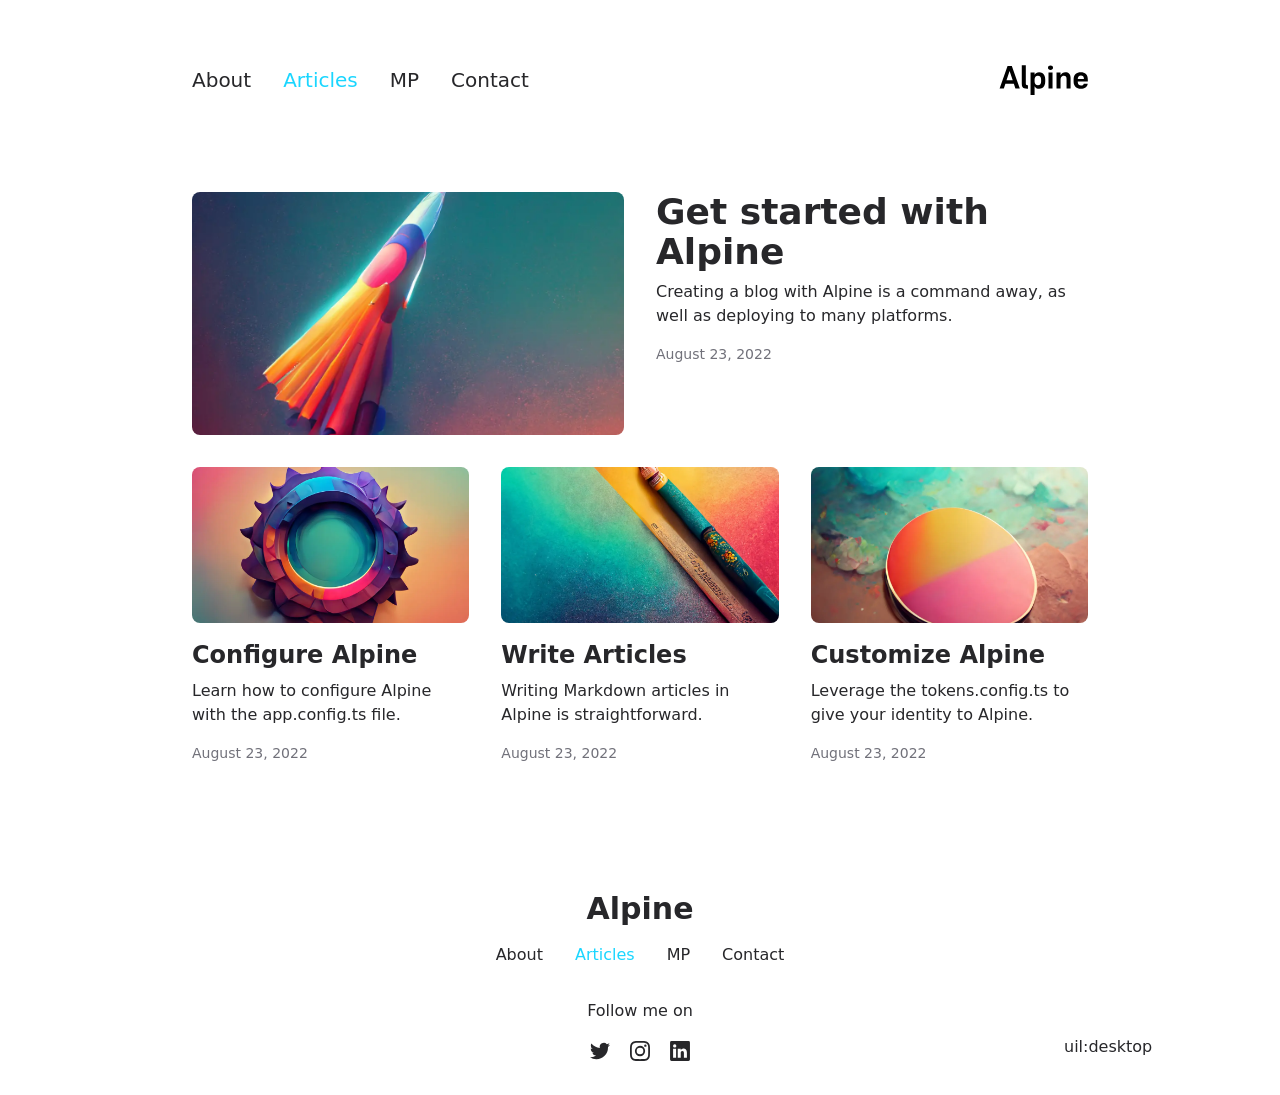
<file: articles/index.html>
<!DOCTYPE html><html  lang="en"><head><meta charset="utf-8">
<meta name="viewport" content="width=device-width, initial-scale=1">
<title>Articles</title>
<link rel="stylesheet" href="/_nuxt/entry.FN4B8y1p.css" crossorigin>
<link rel="stylesheet" href="/_nuxt/DocumentDrivenNotFound.CcgiPiUf.css" crossorigin>
<link rel="stylesheet" href="/_nuxt/ArticlesList.yObXz8I5.css" crossorigin>
<link rel="stylesheet" href="/_nuxt/ArticlesListItem.CPtXJMA-.css" crossorigin>
<link rel="stylesheet" href="/_nuxt/ProseA.CKYwg7Vi.css" crossorigin>
<link rel="stylesheet" href="/_nuxt/ProseCodeInline.BpIBD3bf.css" crossorigin>
<link rel="preload" as="fetch" crossorigin="anonymous" href="/articles/_payload.json?_b=267792a1-df66-4952-b792-bdc9a00469fd">
<link rel="modulepreload" as="script" crossorigin href="/_nuxt/CjiepnJO.js">
<link rel="modulepreload" as="script" crossorigin href="/_nuxt/BJVPfCN9.js">
<link rel="modulepreload" as="script" crossorigin href="/_nuxt/CTB3kH4F.js">
<link rel="modulepreload" as="script" crossorigin href="/_nuxt/B2JDE1Kw.js">
<link rel="modulepreload" as="script" crossorigin href="/_nuxt/BBem1-0-.js">
<link rel="modulepreload" as="script" crossorigin href="/_nuxt/Dwys9pnB.js">
<link rel="modulepreload" as="script" crossorigin href="/_nuxt/DO-USROL.js">
<link rel="modulepreload" as="script" crossorigin href="/_nuxt/CC1Ip9_s.js">
<link rel="modulepreload" as="script" crossorigin href="/_nuxt/Dhbw4Ysz.js">
<link rel="modulepreload" as="script" crossorigin href="/_nuxt/DYZlfoOX.js">
<link rel="modulepreload" as="script" crossorigin href="/_nuxt/BjDqAKJS.js">
<link rel="modulepreload" as="script" crossorigin href="/_nuxt/BcWussCh.js">
<link rel="modulepreload" as="script" crossorigin href="/_nuxt/CLux9Sl9.js">
<link rel="modulepreload" as="script" crossorigin href="/_nuxt/B7BZTYfG.js">
<link rel="modulepreload" as="script" crossorigin href="/_nuxt/DMW3Jn-V.js">
<script type="module" src="/_nuxt/CjiepnJO.js" crossorigin></script>
<link rel="prefetch" as="style" crossorigin href="/_nuxt/article.DNJYfHPG.css">
<link rel="prefetch" as="script" crossorigin href="/_nuxt/Bn_t-if4.js">
<link rel="prefetch" as="script" crossorigin href="/_nuxt/6X8-HWhb.js">
<link rel="prefetch" as="script" crossorigin href="/_nuxt/Bgpfb5lP.js">
<link rel="prefetch" as="style" crossorigin href="/_nuxt/useStudio.C7emnOp-.css">
<link rel="prefetch" as="script" crossorigin href="/_nuxt/C_jKrZwB.js">
<link rel="prefetch" as="style" crossorigin href="/_nuxt/error-404.CgUV78VA.css">
<link rel="prefetch" as="script" crossorigin href="/_nuxt/Bawy-9TX.js">
<link rel="prefetch" as="style" crossorigin href="/_nuxt/error-500.ClOsYwhK.css">
<link rel="prefetch" as="script" crossorigin href="/_nuxt/BtIlvOh7.js">
<meta name="twitter:card" content="summary_large_image">
<meta property="og:title" content="Articles">
<meta name="description" content="The minimalist blog theme">
<meta property="og:description" content="The minimalist blog theme">
<meta property="og:image" content="/social-card-preview.png">
<meta property="og:image:width" content="400">
<meta property="og:image:height" content="300">
<meta property="og:image:alt" content="An image showcasing my project."><style id="pinceau-runtime-hydratable">@media{.phy[--]{--puid:0HO8vu-v;}.pv-dL79LV{max-width:var(--elements-container-maxWidth);padding-left:var(--elements-container-padding-mobile);padding-right:var(--elements-container-padding-mobile);}@media (min-width: 475px){.pv-dL79LV{padding-left:var(--elements-container-padding-xs);padding-right:var(--elements-container-padding-xs);}}@media (min-width: 640px){.pv-dL79LV{padding-left:var(--elements-container-padding-sm);padding-right:var(--elements-container-padding-sm);}}@media (min-width: 768px){.pv-dL79LV{padding-left:var(--elements-container-padding-md);padding-right:var(--elements-container-padding-md);}}} </style><style id="pinceau-theme">@media { :root {--pinceau-mq: initial; --alpine-readableLine: 68ch;--alpine-backdrop-backgroundColor: #f4f4f5b3;--prose-code-inline-padding: 0.2rem 0.375rem 0.2rem 0.375rem;--prose-code-block-backdropFilter: contrast(1);--prose-code-block-border-style: solid;--prose-code-block-border-width: 1px;--prose-tbody-tr-borderBottom-style: dashed;--prose-tbody-tr-borderBottom-width: 1px;--prose-th-textAlign: inherit;--prose-thead-borderBottom-style: solid;--prose-thead-borderBottom-width: 1px;--prose-thead-border-style: solid;--prose-thead-border-width: 0px;--prose-table-textAlign: start;--prose-hr-width: 1px;--prose-hr-style: solid;--prose-li-listStylePosition: outside;--prose-ol-li-markerColor: currentColor;--prose-ol-paddingInlineStart: 21px;--prose-ol-listStyleType: decimal;--prose-ul-li-markerColor: currentColor;--prose-ul-paddingInlineStart: 21px;--prose-ul-listStyleType: disc;--prose-blockquote-border-style: solid;--prose-blockquote-border-width: 4px;--prose-blockquote-quotes: '201C' '201D' '2018' '2019';--prose-blockquote-paddingInlineStart: 24px;--prose-a-code-color-hover: currentColor;--prose-a-code-color-static: currentColor;--prose-a-hasCode-borderBottom: none;--prose-a-border-distance: 2px;--prose-a-border-color-hover: currentColor;--prose-a-border-color-static: currentColor;--prose-a-border-style-hover: solid;--prose-a-border-style-static: dashed;--prose-a-border-width: 1px;--prose-a-color-static: inherit;--prose-a-textDecoration: none;--prose-h6-margin: 3rem 0 2rem;--prose-h5-margin: 3rem 0 2rem;--prose-h4-margin: 3rem 0 2rem;--prose-h3-margin: 3rem 0 2rem;--prose-h2-margin: 3rem 0 2rem;--prose-h1-margin: 0 0 2rem;--prose-p-fontSize: 18px;--typography-lead-loose: 2;--typography-lead-relaxed: 1.625;--typography-lead-normal: 1.5;--typography-lead-snug: 1.375;--typography-lead-tight: 1.25;--typography-lead-none: 1;--typography-lead-10: 2.5rem;--typography-lead-9: 2.25rem;--typography-lead-8: 2rem;--typography-lead-7: 1.75rem;--typography-lead-6: 1.5rem;--typography-lead-5: 1.25rem;--typography-lead-4: 1rem;--typography-lead-3: .75rem;--typography-lead-2: .5rem;--typography-lead-1: .025rem;--typography-fontWeight-black: 900;--typography-fontWeight-extrabold: 800;--typography-fontWeight-bold: 700;--typography-fontWeight-semibold: 600;--typography-fontWeight-medium: 500;--typography-fontWeight-normal: 400;--typography-fontWeight-light: 300;--typography-fontWeight-extralight: 200;--typography-fontWeight-thin: 100;--typography-fontSize-9xl: 128px;--typography-fontSize-8xl: 96px;--typography-fontSize-7xl: 72px;--typography-fontSize-6xl: 60px;--typography-fontSize-5xl: 48px;--typography-fontSize-4xl: 36px;--typography-fontSize-3xl: 30px;--typography-fontSize-2xl: 24px;--typography-fontSize-xl: 20px;--typography-fontSize-lg: 18px;--typography-fontSize-base: 16px;--typography-fontSize-sm: 14px;--typography-fontSize-xs: 12px;--typography-letterSpacing-wide: 0.025em;--typography-letterSpacing-tight: -0.025em;--typography-verticalMargin-base: 24px;--typography-verticalMargin-sm: 16px;--elements-border-secondary-hover: [object Object];--elements-backdrop-background: #fffc;--elements-backdrop-filter: saturate(200%) blur(20px);--elements-container-maxWidth: 64rem;--lead-loose: 2;--lead-relaxed: 1.625;--lead-normal: 1.5;--lead-snug: 1.375;--lead-tight: 1.25;--lead-none: 1;--lead-10: 2.5rem;--lead-9: 2.25rem;--lead-8: 2rem;--lead-7: 1.75rem;--lead-6: 1.5rem;--lead-5: 1.25rem;--lead-4: 1rem;--lead-3: .75rem;--lead-2: .5rem;--lead-1: .025rem;--letterSpacing-widest: 0.1em;--letterSpacing-wider: 0.05em;--letterSpacing-wide: 0.025em;--letterSpacing-normal: 0em;--letterSpacing-tight: -0.025em;--letterSpacing-tighter: -0.05em;--fontSize-9xl: 8rem;--fontSize-8xl: 6rem;--fontSize-7xl: 4.5rem;--fontSize-6xl: 3.75rem;--fontSize-5xl: 3rem;--fontSize-4xl: 2.25rem;--fontSize-3xl: 1.875rem;--fontSize-2xl: 1.5rem;--fontSize-xl: 1.25rem;--fontSize-lg: 1.125rem;--fontSize-base: 1rem;--fontSize-sm: 0.875rem;--fontSize-xs: 0.75rem;--fontWeight-black: 900;--fontWeight-extrabold: 800;--fontWeight-bold: 700;--fontWeight-semibold: 600;--fontWeight-medium: 500;--fontWeight-normal: 400;--fontWeight-light: 300;--fontWeight-extralight: 200;--fontWeight-thin: 100;--font-mono: ui-monospace, SFMono-Regular, Menlo, Monaco, Consolas, Liberation Mono, Courier New, monospace;--font-serif: ui-serif, Georgia, Cambria, Times New Roman, Times, serif;--font-sans: ui-sans-serif, system-ui, -apple-system, BlinkMacSystemFont, Segoe UI, Roboto, Helvetica Neue, Arial, Noto Sans, sans-serif, Apple Color Emoji, Segoe UI Emoji, Segoe UI Symbol, Noto Color Emoji;--opacity-total: 1;--opacity-high: 0.8;--opacity-medium: 0.5;--opacity-soft: 0.3;--opacity-light: 0.15;--opacity-bright: 0.1;--opacity-noOpacity: 0;--borderWidth-lg: 3px;--borderWidth-md: 2px;--borderWidth-sm: 1px;--borderWidth-noBorder: 0;--space-rem-875: 0.875rem;--space-rem-625: 0.625rem;--space-rem-375: 0.375rem;--space-rem-125: 0.125rem;--space-px: 1px;--space-128: 32rem;--space-96: 24rem;--space-80: 20rem;--space-72: 18rem;--space-64: 16rem;--space-60: 15rem;--space-56: 14rem;--space-52: 13rem;--space-48: 12rem;--space-44: 11rem;--space-40: 10rem;--space-36: 9rem;--space-32: 8rem;--space-28: 7rem;--space-24: 6rem;--space-20: 5rem;--space-16: 4rem;--space-14: 3.5rem;--space-12: 3rem;--space-11: 2.75rem;--space-10: 2.5rem;--space-9: 2.25rem;--space-8: 2rem;--space-7: 1.75rem;--space-6: 1.5rem;--space-5: 1.25rem;--space-4: 1rem;--space-3: 0.75rem;--space-2: 0.5rem;--space-1: 0.25rem;--space-0: 0px;--size-full: 100%;--size-7xl: 80rem;--size-6xl: 72rem;--size-5xl: 64rem;--size-4xl: 56rem;--size-3xl: 48rem;--size-2xl: 42rem;--size-xl: 36rem;--size-lg: 32rem;--size-md: 28rem;--size-sm: 24rem;--size-xs: 20rem;--size-200: 200px;--size-104: 104px;--size-80: 80px;--size-64: 64px;--size-56: 56px;--size-48: 48px;--size-40: 40px;--size-32: 32px;--size-24: 24px;--size-20: 20px;--size-16: 16px;--size-12: 12px;--size-8: 8px;--size-6: 6px;--size-4: 4px;--size-2: 2px;--size-0: 0px;--radii-full: 9999px;--radii-3xl: 1.75rem;--radii-2xl: 1.5rem;--radii-xl: 1rem;--radii-lg: 0.75rem;--radii-md: 0.5rem;--radii-sm: 0.375rem;--radii-xs: 0.25rem;--radii-2xs: 0.125rem;--radii-none: 0px;--shadow-none: 0px 0px 0px 0px transparent;--shadow-lg: 0px 10px 15px -3px #000000, 0px 4px 6px -4px #000000;--shadow-md: 0px 4px 6px -1px #000000, 0px 2px 4px -2px #000000;--shadow-sm: 0px 1px 3px 0px #000000, 0px 1px 2px -1px #000000;--shadow-xs: 0px 1px 2px 0px #000000;--height-screen: 100vh;--width-screen: 100vw;--color-primary-900: #002e38;--color-primary-800: #005c70;--color-primary-700: #008aa9;--color-primary-600: #00b9e1;--color-primary-500: #1ad6ff;--color-primary-400: #40ddff;--color-primary-300: #66e4ff;--color-primary-200: #8deaff;--color-primary-100: #b3f1ff;--color-primary-50: #d9f8ff;--color-ruby-900: #380011;--color-ruby-800: #700021;--color-ruby-700: #a90032;--color-ruby-600: #e10043;--color-ruby-500: #ff1a5e;--color-ruby-400: #ff4079;--color-ruby-300: #ff6694;--color-ruby-200: #ff8dae;--color-ruby-100: #ffb3c9;--color-ruby-50: #ffd9e4;--color-pink-900: #380025;--color-pink-800: #70004b;--color-pink-700: #a90070;--color-pink-600: #e10095;--color-pink-500: #ff1ab2;--color-pink-400: #ff40bf;--color-pink-300: #ff66cc;--color-pink-200: #ff8dd8;--color-pink-100: #ffb3e5;--color-pink-50: #ffd9f2;--color-purple-900: #190038;--color-purple-800: #330070;--color-purple-700: #4c00a9;--color-purple-600: #6500e1;--color-purple-500: #811aff;--color-purple-400: #9640ff;--color-purple-300: #ab66ff;--color-purple-200: #c08dff;--color-purple-100: #d5b3ff;--color-purple-50: #ead9ff;--color-royalblue-900: #0b0531;--color-royalblue-800: #160a62;--color-royalblue-700: #211093;--color-royalblue-600: #2c15c4;--color-royalblue-500: #4127e8;--color-royalblue-400: #614bec;--color-royalblue-300: #806ff0;--color-royalblue-200: #a093f3;--color-royalblue-100: #c0b7f7;--color-royalblue-50: #dfdbfb;--color-indigoblue-900: #001238;--color-indigoblue-800: #002370;--color-indigoblue-700: #0035a9;--color-indigoblue-600: #0047e1;--color-indigoblue-500: #1a62ff;--color-indigoblue-400: #407cff;--color-indigoblue-300: #6696ff;--color-indigoblue-200: #8db0ff;--color-indigoblue-100: #b3cbff;--color-indigoblue-50: #d9e5ff;--color-blue-900: #002438;--color-blue-800: #004870;--color-blue-700: #006ca9;--color-blue-600: #0090e1;--color-blue-500: #1aadff;--color-blue-400: #40bbff;--color-blue-300: #66c8ff;--color-blue-200: #8dd6ff;--color-blue-100: #b3e4ff;--color-blue-50: #d9f1ff;--color-lightblue-900: #002e38;--color-lightblue-800: #005c70;--color-lightblue-700: #008aa9;--color-lightblue-600: #00b9e1;--color-lightblue-500: #1ad6ff;--color-lightblue-400: #40ddff;--color-lightblue-300: #66e4ff;--color-lightblue-200: #8deaff;--color-lightblue-100: #b3f1ff;--color-lightblue-50: #d9f8ff;--color-teal-900: #062a28;--color-teal-800: #0b544f;--color-teal-700: #117d77;--color-teal-600: #16a79e;--color-teal-500: #1cd1c6;--color-teal-400: #36e4da;--color-teal-300: #5fe9e1;--color-teal-200: #87efe9;--color-teal-100: #aff4f0;--color-teal-50: #d7faf8;--color-pear-900: #2a2b09;--color-pear-800: #545512;--color-pear-700: #7e801b;--color-pear-600: #a8aa24;--color-pear-500: #d0d32f;--color-pear-400: #d8da52;--color-pear-300: #e0e274;--color-pear-200: #e8e997;--color-pear-100: #eff0ba;--color-pear-50: #f7f8dc;--color-red-900: #380300;--color-red-800: #700700;--color-red-700: #a90a00;--color-red-600: #e10e00;--color-red-500: #ff281a;--color-red-400: #ff4c40;--color-red-300: #ff7066;--color-red-200: #ff948d;--color-red-100: #ffb7b3;--color-red-50: #ffdbd9;--color-orange-900: #381800;--color-orange-800: #702f00;--color-orange-700: #a94700;--color-orange-600: #e15e00;--color-orange-500: #ff7a1a;--color-orange-400: #ff9040;--color-orange-300: #ffa666;--color-orange-200: #ffbd8d;--color-orange-100: #ffd3b3;--color-orange-50: #ffe9d9;--color-yellow-900: #362b03;--color-yellow-800: #6d5605;--color-yellow-700: #a38108;--color-yellow-600: #daac0a;--color-yellow-500: #f5c828;--color-yellow-400: #f7d14c;--color-yellow-300: #f8da70;--color-yellow-200: #fae393;--color-yellow-100: #fcedb7;--color-yellow-50: #fdf6db;--color-green-900: #003f25;--color-green-800: #005e38;--color-green-700: #007e4a;--color-green-600: #009d5d;--color-green-500: #00bd6f;--color-green-400: #00dc82;--color-green-300: #30ffaa;--color-green-200: #83ffcc;--color-green-100: #acffdd;--color-green-50: #d6ffee;--color-gray-900: #18181B;--color-gray-800: #27272A;--color-gray-700: #3f3f46;--color-gray-600: #52525B;--color-gray-500: #71717A;--color-gray-400: #a1a1aa;--color-gray-300: #D4d4d8;--color-gray-200: #e4e4e7;--color-gray-100: #f4f4f5;--color-gray-50: #fafafa;--color-black: #0c0c0d;--color-white: #FFFFFF;--media-portrait: only screen and (orientation: portrait);--media-landscape: only screen and (orientation: landscape);--media-rm: (prefers-reduced-motion: reduce);--media-2xl: (min-width: 1536px);--media-xl: (min-width: 1280px);--media-lg: (min-width: 1024px);--media-md: (min-width: 768px);--media-sm: (min-width: 640px);--media-xs: (min-width: 475px);--alpine-body-color: var(--color-gray-800);--alpine-body-backgroundColor: var(--color-white);--prose-code-inline-fontWeight: var(--typography-fontWeight-normal);--prose-code-inline-fontSize: var(--typography-fontSize-sm);--prose-code-inline-borderRadius: var(--radii-xs);--prose-code-block-pre-padding: var(--typography-verticalMargin-sm);--prose-code-block-margin: var(--typography-verticalMargin-base) 0;--prose-code-block-fontSize: var(--typography-fontSize-sm);--prose-tbody-code-inline-fontSize: var(--typography-fontSize-sm);--prose-tbody-td-padding: var(--typography-verticalMargin-sm);--prose-th-fontWeight: var(--typography-fontWeight-semibold);--prose-th-padding: 0 var(--typography-verticalMargin-sm) var(--typography-verticalMargin-sm) var(--typography-verticalMargin-sm);--prose-table-lineHeight: var(--typography-lead-6);--prose-table-fontSize: var(--typography-fontSize-sm);--prose-table-margin: var(--typography-verticalMargin-base) 0;--prose-hr-margin: var(--typography-verticalMargin-base) 0;--prose-li-margin: var(--typography-verticalMargin-sm) 0;--prose-ol-margin: var(--typography-verticalMargin-base) 0;--prose-ul-margin: var(--typography-verticalMargin-base) 0;--prose-blockquote-margin: var(--typography-verticalMargin-base) 0;--prose-a-code-border-style: var(--prose-a-border-style-static);--prose-a-code-border-width: var(--prose-a-border-width);--prose-a-fontWeight: var(--typography-fontWeight-medium);--prose-img-margin: var(--typography-verticalMargin-base) 0;--prose-strong-fontWeight: var(--typography-fontWeight-semibold);--prose-h6-iconSize: var(--typography-fontSize-base);--prose-h6-fontWeight: var(--typography-fontWeight-semibold);--prose-h6-lineHeight: var(--typography-lead-normal);--prose-h6-fontSize: var(--typography-fontSize-lg);--prose-h5-iconSize: var(--typography-fontSize-lg);--prose-h5-fontWeight: var(--typography-fontWeight-semibold);--prose-h5-lineHeight: var(--typography-lead-snug);--prose-h5-fontSize: var(--typography-fontSize-xl);--prose-h4-iconSize: var(--typography-fontSize-lg);--prose-h4-letterSpacing: var(--typography-letterSpacing-tight);--prose-h4-fontWeight: var(--typography-fontWeight-semibold);--prose-h4-lineHeight: var(--typography-lead-snug);--prose-h4-fontSize: var(--typography-fontSize-2xl);--prose-h3-iconSize: var(--typography-fontSize-xl);--prose-h3-letterSpacing: var(--typography-letterSpacing-tight);--prose-h3-fontWeight: var(--typography-fontWeight-semibold);--prose-h3-lineHeight: var(--typography-lead-snug);--prose-h3-fontSize: var(--typography-fontSize-3xl);--prose-h2-iconSize: var(--typography-fontSize-2xl);--prose-h2-letterSpacing: var(--typography-letterSpacing-tight);--prose-h2-fontWeight: var(--typography-fontWeight-semibold);--prose-h2-lineHeight: var(--typography-lead-tight);--prose-h2-fontSize: var(--typography-fontSize-4xl);--prose-h1-iconSize: var(--typography-fontSize-3xl);--prose-h1-letterSpacing: var(--typography-letterSpacing-tight);--prose-h1-fontWeight: var(--typography-fontWeight-bold);--prose-h1-lineHeight: var(--typography-lead-tight);--prose-h1-fontSize: var(--typography-fontSize-5xl);--prose-p-br-margin: var(--typography-verticalMargin-base) 0 0 0;--prose-p-margin: var(--typography-verticalMargin-base) 0;--prose-p-lineHeight: var(--typography-lead-normal);--typography-color-primary-900: var(--color-primary-900);--typography-color-primary-800: var(--color-primary-800);--typography-color-primary-700: var(--color-primary-700);--typography-color-primary-600: var(--color-primary-600);--typography-color-primary-500: var(--color-primary-500);--typography-color-primary-400: var(--color-primary-400);--typography-color-primary-300: var(--color-primary-300);--typography-color-primary-200: var(--color-primary-200);--typography-color-primary-100: var(--color-primary-100);--typography-color-primary-50: var(--color-primary-50);--typography-font-code: var(--font-mono);--typography-font-body: var(--font-sans);--typography-font-display: var(--font-sans);--typography-body-backgroundColor: var(--color-white);--typography-body-color: var(--color-black);--elements-state-danger-borderColor-secondary: var(--color-red-200);--elements-state-danger-borderColor-primary: var(--color-red-100);--elements-state-danger-backgroundColor-secondary: var(--color-red-100);--elements-state-danger-backgroundColor-primary: var(--color-red-50);--elements-state-danger-color-secondary: var(--color-red-600);--elements-state-danger-color-primary: var(--color-red-500);--elements-state-warning-borderColor-secondary: var(--color-yellow-200);--elements-state-warning-borderColor-primary: var(--color-yellow-100);--elements-state-warning-backgroundColor-secondary: var(--color-yellow-100);--elements-state-warning-backgroundColor-primary: var(--color-yellow-50);--elements-state-warning-color-secondary: var(--color-yellow-700);--elements-state-warning-color-primary: var(--color-yellow-600);--elements-state-success-borderColor-secondary: var(--color-green-200);--elements-state-success-borderColor-primary: var(--color-green-100);--elements-state-success-backgroundColor-secondary: var(--color-green-100);--elements-state-success-backgroundColor-primary: var(--color-green-50);--elements-state-success-color-secondary: var(--color-green-600);--elements-state-success-color-primary: var(--color-green-500);--elements-state-info-borderColor-secondary: var(--color-blue-200);--elements-state-info-borderColor-primary: var(--color-blue-100);--elements-state-info-backgroundColor-secondary: var(--color-blue-100);--elements-state-info-backgroundColor-primary: var(--color-blue-50);--elements-state-info-color-secondary: var(--color-blue-600);--elements-state-info-color-primary: var(--color-blue-500);--elements-state-primary-borderColor-secondary: var(--color-primary-200);--elements-state-primary-borderColor-primary: var(--color-primary-100);--elements-state-primary-backgroundColor-secondary: var(--color-primary-100);--elements-state-primary-backgroundColor-primary: var(--color-primary-50);--elements-state-primary-color-secondary: var(--color-primary-700);--elements-state-primary-color-primary: var(--color-primary-600);--elements-surface-secondary-backgroundColor: var(--color-gray-200);--elements-surface-primary-backgroundColor: var(--color-gray-100);--elements-surface-background-base: var(--color-gray-100);--elements-border-secondary-static: var(--color-gray-200);--elements-border-primary-hover: var(--color-gray-200);--elements-border-primary-static: var(--color-gray-100);--elements-container-padding-md: var(--space-16);--elements-container-padding-sm: var(--space-12);--elements-container-padding-xs: var(--space-8);--elements-container-padding-mobile: var(--space-6);--elements-text-secondary-color-hover: var(--color-gray-700);--elements-text-secondary-color-static: var(--color-gray-500);--elements-text-primary-color-static: var(--color-gray-900);--text-6xl-lineHeight: var(--lead-none);--text-6xl-fontSize: var(--fontSize-6xl);--text-5xl-lineHeight: var(--lead-none);--text-5xl-fontSize: var(--fontSize-5xl);--text-4xl-lineHeight: var(--lead-10);--text-4xl-fontSize: var(--fontSize-4xl);--text-3xl-lineHeight: var(--lead-9);--text-3xl-fontSize: var(--fontSize-3xl);--text-2xl-lineHeight: var(--lead-8);--text-2xl-fontSize: var(--fontSize-2xl);--text-xl-lineHeight: var(--lead-7);--text-xl-fontSize: var(--fontSize-xl);--text-lg-lineHeight: var(--lead-7);--text-lg-fontSize: var(--fontSize-lg);--text-base-lineHeight: var(--lead-6);--text-base-fontSize: var(--fontSize-base);--text-sm-lineHeight: var(--lead-5);--text-sm-fontSize: var(--fontSize-sm);--text-xs-lineHeight: var(--lead-4);--text-xs-fontSize: var(--fontSize-xs);--shadow-2xl: 0px 25px 50px -12px var(--color-gray-900);--shadow-xl: 0px 20px 25px -5px var(--color-gray-400), 0px 8px 10px -6px #000000;--color-secondary-900: var(--color-gray-900);--color-secondary-800: var(--color-gray-800);--color-secondary-700: var(--color-gray-700);--color-secondary-600: var(--color-gray-600);--color-secondary-500: var(--color-gray-500);--color-secondary-400: var(--color-gray-400);--color-secondary-300: var(--color-gray-300);--color-secondary-200: var(--color-gray-200);--color-secondary-100: var(--color-gray-100);--color-secondary-50: var(--color-gray-50);--prose-a-code-background-hover: var(--typography-color-primary-50);--prose-a-code-border-color-hover: var(--typography-color-primary-500);--prose-a-color-hover: var(--typography-color-primary-500);--typography-color-secondary-900: var(--color-secondary-900);--typography-color-secondary-800: var(--color-secondary-800);--typography-color-secondary-700: var(--color-secondary-700);--typography-color-secondary-600: var(--color-secondary-600);--typography-color-secondary-500: var(--color-secondary-500);--typography-color-secondary-400: var(--color-secondary-400);--typography-color-secondary-300: var(--color-secondary-300);--typography-color-secondary-200: var(--color-secondary-200);--typography-color-secondary-100: var(--color-secondary-100);--typography-color-secondary-50: var(--color-secondary-50);--prose-code-inline-backgroundColor: var(--typography-color-secondary-100);--prose-code-inline-color: var(--typography-color-secondary-700);--prose-code-block-backgroundColor: var(--typography-color-secondary-100);--prose-code-block-color: var(--typography-color-secondary-700);--prose-code-block-border-color: var(--typography-color-secondary-200);--prose-tbody-tr-borderBottom-color: var(--typography-color-secondary-200);--prose-th-color: var(--typography-color-secondary-600);--prose-thead-borderBottom-color: var(--typography-color-secondary-200);--prose-thead-border-color: var(--typography-color-secondary-300);--prose-hr-color: var(--typography-color-secondary-200);--prose-blockquote-border-color: var(--typography-color-secondary-200);--prose-blockquote-color: var(--typography-color-secondary-500);--prose-a-code-border-color-static: var(--typography-color-secondary-400); } }@media { :root.dark {--pinceau-mq: dark; --alpine-backdrop-backgroundColor: #18181bb3;--prose-code-block-backdropFilter: contrast(1);--prose-ol-li-markerColor: currentColor;--prose-ul-li-markerColor: currentColor;--prose-a-code-color-hover: currentColor;--prose-a-code-color-static: currentColor;--prose-a-border-color-hover: currentColor;--prose-a-border-color-static: currentColor;--prose-a-color-static: inherit;--elements-backdrop-background: #0c0d0ccc;--alpine-body-color: var(--color-gray-200);--alpine-body-backgroundColor: var(--color-black);--typography-body-backgroundColor: var(--color-black);--typography-body-color: var(--color-white);--elements-state-danger-borderColor-secondary: var(--color-red-700);--elements-state-danger-borderColor-primary: var(--color-red-800);--elements-state-danger-backgroundColor-secondary: var(--color-red-800);--elements-state-danger-backgroundColor-primary: var(--color-red-900);--elements-state-danger-color-secondary: var(--color-red-200);--elements-state-danger-color-primary: var(--color-red-300);--elements-state-warning-borderColor-secondary: var(--color-yellow-700);--elements-state-warning-borderColor-primary: var(--color-yellow-800);--elements-state-warning-backgroundColor-secondary: var(--color-yellow-800);--elements-state-warning-backgroundColor-primary: var(--color-yellow-900);--elements-state-warning-color-secondary: var(--color-yellow-200);--elements-state-warning-color-primary: var(--color-yellow-400);--elements-state-success-borderColor-secondary: var(--color-green-700);--elements-state-success-borderColor-primary: var(--color-green-800);--elements-state-success-backgroundColor-secondary: var(--color-green-800);--elements-state-success-backgroundColor-primary: var(--color-green-900);--elements-state-success-color-secondary: var(--color-green-200);--elements-state-success-color-primary: var(--color-green-400);--elements-state-info-borderColor-secondary: var(--color-blue-700);--elements-state-info-borderColor-primary: var(--color-blue-800);--elements-state-info-backgroundColor-secondary: var(--color-blue-800);--elements-state-info-backgroundColor-primary: var(--color-blue-900);--elements-state-info-color-secondary: var(--color-blue-200);--elements-state-info-color-primary: var(--color-blue-400);--elements-state-primary-borderColor-secondary: var(--color-primary-700);--elements-state-primary-borderColor-primary: var(--color-primary-800);--elements-state-primary-backgroundColor-secondary: var(--color-primary-800);--elements-state-primary-backgroundColor-primary: var(--color-primary-900);--elements-state-primary-color-secondary: var(--color-primary-200);--elements-state-primary-color-primary: var(--color-primary-400);--elements-surface-secondary-backgroundColor: var(--color-gray-800);--elements-surface-primary-backgroundColor: var(--color-gray-900);--elements-surface-background-base: var(--color-gray-900);--elements-border-secondary-static: var(--color-gray-800);--elements-border-primary-hover: var(--color-gray-800);--elements-border-primary-static: var(--color-gray-900);--elements-text-secondary-color-hover: var(--color-gray-200);--elements-text-secondary-color-static: var(--color-gray-400);--elements-text-primary-color-static: var(--color-gray-50);--prose-a-code-background-hover: var(--typography-color-primary-900);--prose-a-code-border-color-hover: var(--typography-color-primary-600);--prose-a-color-hover: var(--typography-color-primary-400);--prose-code-inline-backgroundColor: var(--typography-color-secondary-800);--prose-code-inline-color: var(--typography-color-secondary-200);--prose-code-block-backgroundColor: var(--typography-color-secondary-900);--prose-code-block-color: var(--typography-color-secondary-200);--prose-code-block-border-color: var(--typography-color-secondary-800);--prose-tbody-tr-borderBottom-color: var(--typography-color-secondary-800);--prose-th-color: var(--typography-color-secondary-400);--prose-thead-borderBottom-color: var(--typography-color-secondary-800);--prose-thead-border-color: var(--typography-color-secondary-600);--prose-hr-color: var(--typography-color-secondary-800);--prose-blockquote-border-color: var(--typography-color-secondary-700);--prose-blockquote-color: var(--typography-color-secondary-400);--prose-a-code-border-color-static: var(--typography-color-secondary-600); } }</style><script>"use strict";const w=window,de=document.documentElement,knownColorSchemes=["dark","light"],preference=window.localStorage.getItem("nuxt-color-mode")||"system";let value=preference==="system"?getColorScheme():preference;const forcedColorMode=de.getAttribute("data-color-mode-forced");forcedColorMode&&(value=forcedColorMode),addColorScheme(value),w["__NUXT_COLOR_MODE__"]={preference,value,getColorScheme,addColorScheme,removeColorScheme};function addColorScheme(e){const o=""+e+"",t="";de.classList?de.classList.add(o):de.className+=" "+o,t&&de.setAttribute("data-"+t,e)}function removeColorScheme(e){const o=""+e+"",t="";de.classList?de.classList.remove(o):de.className=de.className.replace(new RegExp(o,"g"),""),t&&de.removeAttribute("data-"+t)}function prefersColorScheme(e){return w.matchMedia("(prefers-color-scheme"+e+")")}function getColorScheme(){if(w.matchMedia&&prefersColorScheme("").media!=="not all"){for(const e of knownColorSchemes)if(prefersColorScheme(":"+e).matches)return e}return"light"}
</script></head><body><div id="__nuxt"><div class="container pv-dL79LV pc-0HO8vu app-layout" data-v-7b318731 data-v-11acfbc0><!--[--><div class="nuxt-progress" style="width:0%;height:3px;opacity:0;background-size:Infinity% auto;" data-v-7b318731></div><header class="right" data-v-7b318731 data-v-13bfb858><div class="menu" data-v-13bfb858><button aria-label="Navigation Menu" data-v-13bfb858><svg width="24" height="24" viewBox="0 0 68 68" fill="currentColor" xmlns="http://www.w3.org/2000/svg" data-v-13bfb858><path d="M8 34C8 32.1362 8 31.2044 8.30448 30.4693C8.71046 29.4892 9.48915 28.7105 10.4693 28.3045C11.2044 28 12.1362 28 14 28C15.8638 28 16.7956 28 17.5307 28.3045C18.5108 28.7105 19.2895 29.4892 19.6955 30.4693C20 31.2044 20 32.1362 20 34C20 35.8638 20 36.7956 19.6955 37.5307C19.2895 38.5108 18.5108 39.2895 17.5307 39.6955C16.7956 40 15.8638 40 14 40C12.1362 40 11.2044 40 10.4693 39.6955C9.48915 39.2895 8.71046 38.5108 8.30448 37.5307C8 36.7956 8 35.8638 8 34Z" data-v-13bfb858></path><path d="M28 34C28 32.1362 28 31.2044 28.3045 30.4693C28.7105 29.4892 29.4892 28.7105 30.4693 28.3045C31.2044 28 32.1362 28 34 28C35.8638 28 36.7956 28 37.5307 28.3045C38.5108 28.7105 39.2895 29.4892 39.6955 30.4693C40 31.2044 40 32.1362 40 34C40 35.8638 40 36.7956 39.6955 37.5307C39.2895 38.5108 38.5108 39.2895 37.5307 39.6955C36.7956 40 35.8638 40 34 40C32.1362 40 31.2044 40 30.4693 39.6955C29.4892 39.2895 28.7105 38.5108 28.3045 37.5307C28 36.7956 28 35.8638 28 34Z" data-v-13bfb858></path><path d="M48 34C48 32.1362 48 31.2044 48.3045 30.4693C48.7105 29.4892 49.4892 28.7105 50.4693 28.3045C51.2044 28 52.1362 28 54 28C55.8638 28 56.7956 28 57.5307 28.3045C58.5108 28.7105 59.2895 29.4892 59.6955 30.4693C60 31.2044 60 32.1362 60 34C60 35.8638 60 36.7956 59.6955 37.5307C59.2895 38.5108 58.5108 39.2895 57.5307 39.6955C56.7956 40 55.8638 40 54 40C52.1362 40 51.2044 40 50.4693 39.6955C49.4892 39.2895 48.7105 38.5108 48.3045 37.5307C48 36.7956 48 35.8638 48 34Z" data-v-13bfb858></path></svg></button></div><div class="overlay" data-v-13bfb858><nav data-v-13bfb858 data-v-2513d3cf><ul data-v-2513d3cf><!--[--><li data-v-2513d3cf><a href="/" class="" data-v-2513d3cf><span class="underline-fx" data-v-2513d3cf></span> About</a></li><li data-v-2513d3cf><a aria-current="page" href="/articles" class="router-link-active router-link-exact-active" data-v-2513d3cf><span class="underline-fx" data-v-2513d3cf></span> Articles</a></li><li data-v-2513d3cf><a href="/mp" class="" data-v-2513d3cf><span class="underline-fx" data-v-2513d3cf></span> MP</a></li><li data-v-2513d3cf><a href="/contact" class="" data-v-2513d3cf><span class="underline-fx" data-v-2513d3cf></span> Contact</a></li><!--]--></ul></nav></div><div class="logo" data-v-13bfb858><a href="/" class="" data-v-13bfb858><img src="/logo-dark.svg" class="dark-img" alt="alpine" width="89" height="31" data-v-13bfb858><img src="/logo.svg" class="light-img" alt="alpine" width="89" height="31" data-v-13bfb858></a></div><div class="main-nav" data-v-13bfb858><nav data-v-13bfb858 data-v-2513d3cf><ul data-v-2513d3cf><!--[--><li data-v-2513d3cf><a href="/" class="" data-v-2513d3cf><span class="underline-fx" data-v-2513d3cf></span> About</a></li><li data-v-2513d3cf><a aria-current="page" href="/articles" class="router-link-active router-link-exact-active" data-v-2513d3cf><span class="underline-fx" data-v-2513d3cf></span> Articles</a></li><li data-v-2513d3cf><a href="/mp" class="" data-v-2513d3cf><span class="underline-fx" data-v-2513d3cf></span> MP</a></li><li data-v-2513d3cf><a href="/contact" class="" data-v-2513d3cf><span class="underline-fx" data-v-2513d3cf></span> Contact</a></li><!--]--></ul></nav></div></header><!--[--><div class="document-driven-page"><main><!--[--><div><div class="articles-list" data-v-8bc73c9a><div class="featured" data-v-8bc73c9a><article class="featured" data-v-8bc73c9a data-v-b49dfebd><div class="image" data-v-b49dfebd><!----><a href="/articles/get-started" class="" data-v-b49dfebd><img src="/articles/get-started.webp" alt="Get started with Alpine" width="16" height="9" data-v-b49dfebd></a></div><div class="content" data-v-b49dfebd><a href="/articles/get-started" class="headline" data-v-b49dfebd><h1 data-v-b49dfebd>Get started with Alpine</h1></a><p class="description" data-v-b49dfebd>Creating a blog with Alpine is a command away, as well as deploying to many platforms.</p><time data-v-b49dfebd>August 23, 2022</time></div></article></div><div class="layout" data-v-8bc73c9a><!--[--><article class="" data-v-8bc73c9a data-v-b49dfebd><div class="image" data-v-b49dfebd><!----><a href="/articles/configure" class="" data-v-b49dfebd><img src="/articles/configure-alpine.webp" alt="Configure Alpine" width="16" height="9" data-v-b49dfebd></a></div><div class="content" data-v-b49dfebd><a href="/articles/configure" class="headline" data-v-b49dfebd><h1 data-v-b49dfebd>Configure Alpine</h1></a><p class="description" data-v-b49dfebd>Learn how to configure Alpine with the app.config.ts file.</p><time data-v-b49dfebd>August 23, 2022</time></div></article><article class="" data-v-8bc73c9a data-v-b49dfebd><div class="image" data-v-b49dfebd><!----><a href="/articles/write-articles" class="" data-v-b49dfebd><img src="/articles/write-articles.webp" alt="Write Articles" width="16" height="9" data-v-b49dfebd></a></div><div class="content" data-v-b49dfebd><a href="/articles/write-articles" class="headline" data-v-b49dfebd><h1 data-v-b49dfebd>Write Articles</h1></a><p class="description" data-v-b49dfebd>Writing Markdown articles in Alpine is straightforward.</p><time data-v-b49dfebd>August 23, 2022</time></div></article><article class="" data-v-8bc73c9a data-v-b49dfebd><div class="image" data-v-b49dfebd><!----><a href="/articles/design-tokens" class="" data-v-b49dfebd><img src="/articles/design-tokens.webp" alt="Customize Alpine" width="16" height="9" data-v-b49dfebd></a></div><div class="content" data-v-b49dfebd><a href="/articles/design-tokens" class="headline" data-v-b49dfebd><h1 data-v-b49dfebd>Customize Alpine</h1></a><p class="description" data-v-b49dfebd>Leverage the tokens.config.ts to give your identity to Alpine.</p><time data-v-b49dfebd>August 23, 2022</time></div></article><!--]--></div></div></div><!--]--></main></div><!--]--><footer class="center" data-v-7b318731 data-v-5bf77600><a href="https://www.github.com/nuxt-themes/alpine" rel="noopener noreferrer" class="credits" data-v-5bf77600>Alpine</a><div class="navigation" data-v-5bf77600><nav data-v-5bf77600 data-v-2513d3cf><ul data-v-2513d3cf><!--[--><li data-v-2513d3cf><a href="/" class="" data-v-2513d3cf><span class="underline-fx" data-v-2513d3cf></span> About</a></li><li data-v-2513d3cf><a aria-current="page" href="/articles" class="router-link-active router-link-exact-active" data-v-2513d3cf><span class="underline-fx" data-v-2513d3cf></span> Articles</a></li><li data-v-2513d3cf><a href="/mp" class="" data-v-2513d3cf><span class="underline-fx" data-v-2513d3cf></span> MP</a></li><li data-v-2513d3cf><a href="/contact" class="" data-v-2513d3cf><span class="underline-fx" data-v-2513d3cf></span> Contact</a></li><!--]--></ul></nav></div><p class="message" data-v-5bf77600>Follow me on</p><div class="icons" data-v-5bf77600><div class="social" data-v-5bf77600><!--[--><a href="https://twitter.com/nuxtlabs" rel="noopener noreferrer" target="_blank" title="nuxtlabs" aria-label="nuxtlabs" data-v-578e6ab7><svg xmlns="http://www.w3.org/2000/svg" xmlns:xlink="http://www.w3.org/1999/xlink" aria-hidden="true" role="img" class="icon" data-v-578e6ab7 style="" width="1em" height="1em" viewBox="0 0 24 24" data-v-6cc61734><path fill="currentColor" d="M22 5.8a8.5 8.5 0 0 1-2.36.64a4.13 4.13 0 0 0 1.81-2.27a8.2 8.2 0 0 1-2.61 1a4.1 4.1 0 0 0-7 3.74a11.64 11.64 0 0 1-8.45-4.29a4.16 4.16 0 0 0-.55 2.07a4.09 4.09 0 0 0 1.82 3.41a4.05 4.05 0 0 1-1.86-.51v.05a4.1 4.1 0 0 0 3.3 4a4 4 0 0 1-1.1.17a5 5 0 0 1-.77-.07a4.11 4.11 0 0 0 3.83 2.84A8.22 8.22 0 0 1 3 18.34a8 8 0 0 1-1-.06a11.57 11.57 0 0 0 6.29 1.85A11.59 11.59 0 0 0 20 8.45v-.53a8.4 8.4 0 0 0 2-2.12"/></svg></a><a href="https://instagram.com/atinuxt" rel="noopener noreferrer" target="_blank" title="atinuxt" aria-label="atinuxt" data-v-578e6ab7><svg xmlns="http://www.w3.org/2000/svg" xmlns:xlink="http://www.w3.org/1999/xlink" aria-hidden="true" role="img" class="icon" data-v-578e6ab7 style="" width="1em" height="1em" viewBox="0 0 24 24" data-v-6cc61734><path fill="currentColor" d="M17.34 5.46a1.2 1.2 0 1 0 1.2 1.2a1.2 1.2 0 0 0-1.2-1.2m4.6 2.42a7.6 7.6 0 0 0-.46-2.43a4.9 4.9 0 0 0-1.16-1.77a4.7 4.7 0 0 0-1.77-1.15a7.3 7.3 0 0 0-2.43-.47C15.06 2 14.72 2 12 2s-3.06 0-4.12.06a7.3 7.3 0 0 0-2.43.47a4.8 4.8 0 0 0-1.77 1.15a4.7 4.7 0 0 0-1.15 1.77a7.3 7.3 0 0 0-.47 2.43C2 8.94 2 9.28 2 12s0 3.06.06 4.12a7.3 7.3 0 0 0 .47 2.43a4.7 4.7 0 0 0 1.15 1.77a4.8 4.8 0 0 0 1.77 1.15a7.3 7.3 0 0 0 2.43.47C8.94 22 9.28 22 12 22s3.06 0 4.12-.06a7.3 7.3 0 0 0 2.43-.47a4.7 4.7 0 0 0 1.77-1.15a4.85 4.85 0 0 0 1.16-1.77a7.6 7.6 0 0 0 .46-2.43c0-1.06.06-1.4.06-4.12s0-3.06-.06-4.12M20.14 16a5.6 5.6 0 0 1-.34 1.86a3.06 3.06 0 0 1-.75 1.15a3.2 3.2 0 0 1-1.15.75a5.6 5.6 0 0 1-1.86.34c-1 .05-1.37.06-4 .06s-3 0-4-.06a5.7 5.7 0 0 1-1.94-.3a3.3 3.3 0 0 1-1.1-.75a3 3 0 0 1-.74-1.15a5.5 5.5 0 0 1-.4-1.9c0-1-.06-1.37-.06-4s0-3 .06-4a5.5 5.5 0 0 1 .35-1.9A3 3 0 0 1 5 5a3.1 3.1 0 0 1 1.1-.8A5.7 5.7 0 0 1 8 3.86c1 0 1.37-.06 4-.06s3 0 4 .06a5.6 5.6 0 0 1 1.86.34a3.06 3.06 0 0 1 1.19.8a3.1 3.1 0 0 1 .75 1.1a5.6 5.6 0 0 1 .34 1.9c.05 1 .06 1.37.06 4s-.01 3-.06 4M12 6.87A5.13 5.13 0 1 0 17.14 12A5.12 5.12 0 0 0 12 6.87m0 8.46A3.33 3.33 0 1 1 15.33 12A3.33 3.33 0 0 1 12 15.33"/></svg></a><a href="https://www.linkedin.com/company/nuxtlabs" rel="noopener noreferrer" target="_blank" title="LinkedIn" aria-label="LinkedIn" data-v-578e6ab7><svg xmlns="http://www.w3.org/2000/svg" xmlns:xlink="http://www.w3.org/1999/xlink" aria-hidden="true" role="img" class="icon" data-v-578e6ab7 style="" width="1em" height="1em" viewBox="0 0 24 24" data-v-6cc61734><path fill="currentColor" d="M20.47 2H3.53a1.45 1.45 0 0 0-1.47 1.43v17.14A1.45 1.45 0 0 0 3.53 22h16.94a1.45 1.45 0 0 0 1.47-1.43V3.43A1.45 1.45 0 0 0 20.47 2M8.09 18.74h-3v-9h3ZM6.59 8.48a1.56 1.56 0 1 1 0-3.12a1.57 1.57 0 1 1 0 3.12m12.32 10.26h-3v-4.83c0-1.21-.43-2-1.52-2A1.65 1.65 0 0 0 12.85 13a2 2 0 0 0-.1.73v5h-3v-9h3V11a3 3 0 0 1 2.71-1.5c2 0 3.45 1.29 3.45 4.06Z"/></svg></a><!--]--></div><div class="color-mode-switch" data-v-5bf77600><button aria-label="Color Mode" data-v-5bf77600 data-v-03fe0229><span data-v-03fe0229></span></button></div></div></footer><!--]--></div></div><div id="teleports"></div><script>window.__NUXT__={};window.__NUXT__.config={public:{FORMSPREE_URL:"",plausible:{hashMode:false,trackLocalhost:false,domain:"",apiHost:"https://plausible.io",autoPageviews:true,autoOutboundTracking:false},studio:{apiURL:"https://api.nuxt.studio"},mdc:{components:{prose:true,map:{p:"prose-p",a:"prose-a",blockquote:"prose-blockquote","code-inline":"prose-code-inline",code:"ProseCodeInline",em:"prose-em",h1:"prose-h1",h2:"prose-h2",h3:"prose-h3",h4:"prose-h4",h5:"prose-h5",h6:"prose-h6",hr:"prose-hr",img:"prose-img",ul:"prose-ul",ol:"prose-ol",li:"prose-li",strong:"prose-strong",table:"prose-table",thead:"prose-thead",tbody:"prose-tbody",td:"prose-td",th:"prose-th",tr:"prose-tr"}},headings:{anchorLinks:{h1:false,h2:true,h3:true,h4:true,h5:false,h6:false}}},content:{locales:[],defaultLocale:"",integrity:1788619555130,experimental:{stripQueryParameters:false,advanceQuery:false,clientDB:false},respectPathCase:false,api:{baseURL:"/api/_content"},navigation:{fields:["navTitle","layout"]},tags:{p:"prose-p",a:"prose-a",blockquote:"prose-blockquote","code-inline":"prose-code-inline",code:"ProseCodeInline",em:"prose-em",h1:"prose-h1",h2:"prose-h2",h3:"prose-h3",h4:"prose-h4",h5:"prose-h5",h6:"prose-h6",hr:"prose-hr",img:"prose-img",ul:"prose-ul",ol:"prose-ol",li:"prose-li",strong:"prose-strong",table:"prose-table",thead:"prose-thead",tbody:"prose-tbody",td:"prose-td",th:"prose-th",tr:"prose-tr"},highlight:{theme:{default:"github-light",dark:"github-dark"},preload:["json","js","ts","html","css","vue","diff","shell","markdown","yaml","bash","ini","c","cpp"]},wsUrl:"",documentDriven:{page:true,navigation:true,surround:true,globals:{},layoutFallbacks:["theme"],injectPage:true},host:"",trailingSlash:false,search:"",contentHead:true,anchorLinks:{depth:4,exclude:[1]}}},app:{baseURL:"/",buildId:"267792a1-df66-4952-b792-bdc9a00469fd",buildAssetsDir:"/_nuxt/",cdnURL:""}}</script>
<script type="application/json" data-nuxt-data="nuxt-app" data-ssr="true" id="__NUXT_DATA__" data-src="/articles/_payload.json?_b=267792a1-df66-4952-b792-bdc9a00469fd">[{"state":1,"once":86,"_errors":87,"serverRendered":51,"path":7,"prerenderedAt":90},["Reactive",2],{"$sdd-pages":3,"$sdd-surrounds":29,"$sdd-globals":47,"$scolor-mode":49,"$sdd-navigation":52,"$sicons":77},["ShallowRef",4],["ShallowReactive",5],{"\u002Farticles":6},{"_path":7,"_dir":8,"_draft":9,"_partial":9,"_locale":8,"title":10,"description":8,"layout":11,"body":12,"_type":24,"_id":25,"_source":26,"_file":27,"_extension":28},"\u002Farticles","",false,"Articles","page",{"type":13,"children":14,"toc":21},"root",[15],{"type":16,"tag":17,"props":18,"children":20},"element","articles-list",{"path":19},"articles",[],{"title":8,"searchDepth":22,"depth":22,"links":23},2,[],"markdown","content:2.articles.md","content","2.articles.md","md",["ShallowRef",30],["ShallowReactive",31],{"\u002Farticles":32},[33,42],{"_path":34,"_dir":8,"_draft":9,"_partial":9,"_locale":8,"title":35,"description":36,"layout":37,"head":38,"_type":24,"_id":40,"_source":26,"_file":41,"_extension":28},"\u002F","About","An open source blog theme powered by Nuxt.","default",{"title":39},"Alpine","content:1.index.md","1.index.md",{"_path":43,"_dir":8,"_draft":9,"_partial":9,"_locale":8,"title":44,"description":8,"layout":11,"_type":24,"_id":45,"_source":26,"_file":46,"_extension":28},"\u002Fmp","MP","content:3.mp.md","3.mp.md",["ShallowRef",48],{},{"preference":50,"value":50,"unknown":51,"forced":9},"system",true,[53,54,69,74],{"title":35,"_path":34,"layout":37},{"title":10,"_path":7,"children":55,"layout":11},[56,60,63,66],{"title":57,"_path":58,"layout":59},"Get started with Alpine","\u002Farticles\u002Fget-started","article",{"title":61,"_path":62,"layout":59},"Configure Alpine","\u002Farticles\u002Fconfigure",{"title":64,"_path":65,"layout":59},"Write Articles","\u002Farticles\u002Fwrite-articles",{"title":67,"_path":68,"layout":59},"Customize Alpine","\u002Farticles\u002Fdesign-tokens",{"title":44,"_path":43,"children":70,"layout":11},[71],{"title":72,"_path":73,"layout":59},"Test 1","\u002Fmp\u002F2026-09-05-test-1",{"title":75,"_path":76,"layout":37},"Contact","\u002Fcontact",{"uil:twitter":78,"uil:instagram":82,"uil:linkedin":84},{"left":79,"top":79,"width":80,"height":80,"rotate":79,"vFlip":9,"hFlip":9,"body":81},0,24,"\u003Cpath fill=\"currentColor\" d=\"M22 5.8a8.5 8.5 0 0 1-2.36.64a4.13 4.13 0 0 0 1.81-2.27a8.2 8.2 0 0 1-2.61 1a4.1 4.1 0 0 0-7 3.74a11.64 11.64 0 0 1-8.45-4.29a4.16 4.16 0 0 0-.55 2.07a4.09 4.09 0 0 0 1.82 3.41a4.05 4.05 0 0 1-1.86-.51v.05a4.1 4.1 0 0 0 3.3 4a4 4 0 0 1-1.1.17a5 5 0 0 1-.77-.07a4.11 4.11 0 0 0 3.83 2.84A8.22 8.22 0 0 1 3 18.34a8 8 0 0 1-1-.06a11.57 11.57 0 0 0 6.29 1.85A11.59 11.59 0 0 0 20 8.45v-.53a8.4 8.4 0 0 0 2-2.12\"\u002F>",{"left":79,"top":79,"width":80,"height":80,"rotate":79,"vFlip":9,"hFlip":9,"body":83},"\u003Cpath fill=\"currentColor\" d=\"M17.34 5.46a1.2 1.2 0 1 0 1.2 1.2a1.2 1.2 0 0 0-1.2-1.2m4.6 2.42a7.6 7.6 0 0 0-.46-2.43a4.9 4.9 0 0 0-1.16-1.77a4.7 4.7 0 0 0-1.77-1.15a7.3 7.3 0 0 0-2.43-.47C15.06 2 14.72 2 12 2s-3.06 0-4.12.06a7.3 7.3 0 0 0-2.43.47a4.8 4.8 0 0 0-1.77 1.15a4.7 4.7 0 0 0-1.15 1.77a7.3 7.3 0 0 0-.47 2.43C2 8.94 2 9.28 2 12s0 3.06.06 4.12a7.3 7.3 0 0 0 .47 2.43a4.7 4.7 0 0 0 1.15 1.77a4.8 4.8 0 0 0 1.77 1.15a7.3 7.3 0 0 0 2.43.47C8.94 22 9.28 22 12 22s3.06 0 4.12-.06a7.3 7.3 0 0 0 2.43-.47a4.7 4.7 0 0 0 1.77-1.15a4.85 4.85 0 0 0 1.16-1.77a7.6 7.6 0 0 0 .46-2.43c0-1.06.06-1.4.06-4.12s0-3.06-.06-4.12M20.14 16a5.6 5.6 0 0 1-.34 1.86a3.06 3.06 0 0 1-.75 1.15a3.2 3.2 0 0 1-1.15.75a5.6 5.6 0 0 1-1.86.34c-1 .05-1.37.06-4 .06s-3 0-4-.06a5.7 5.7 0 0 1-1.94-.3a3.3 3.3 0 0 1-1.1-.75a3 3 0 0 1-.74-1.15a5.5 5.5 0 0 1-.4-1.9c0-1-.06-1.37-.06-4s0-3 .06-4a5.5 5.5 0 0 1 .35-1.9A3 3 0 0 1 5 5a3.1 3.1 0 0 1 1.1-.8A5.7 5.7 0 0 1 8 3.86c1 0 1.37-.06 4-.06s3 0 4 .06a5.6 5.6 0 0 1 1.86.34a3.06 3.06 0 0 1 1.19.8a3.1 3.1 0 0 1 .75 1.1a5.6 5.6 0 0 1 .34 1.9c.05 1 .06 1.37.06 4s-.01 3-.06 4M12 6.87A5.13 5.13 0 1 0 17.14 12A5.12 5.12 0 0 0 12 6.87m0 8.46A3.33 3.33 0 1 1 15.33 12A3.33 3.33 0 0 1 12 15.33\"\u002F>",{"left":79,"top":79,"width":80,"height":80,"rotate":79,"vFlip":9,"hFlip":9,"body":85},"\u003Cpath fill=\"currentColor\" d=\"M20.47 2H3.53a1.45 1.45 0 0 0-1.47 1.43v17.14A1.45 1.45 0 0 0 3.53 22h16.94a1.45 1.45 0 0 0 1.47-1.43V3.43A1.45 1.45 0 0 0 20.47 2M8.09 18.74h-3v-9h3ZM6.59 8.48a1.56 1.56 0 1 1 0-3.12a1.57 1.57 0 1 1 0 3.12m12.32 10.26h-3v-4.83c0-1.21-.43-2-1.52-2A1.65 1.65 0 0 0 12.85 13a2 2 0 0 0-.1.73v5h-3v-9h3V11a3 3 0 0 1 2.71-1.5c2 0 3.45 1.29 3.45 4.06Z\"\u002F>",["Set"],["ShallowReactive",88],{"articles":89},null,1788619585881]</script></body></html>
</file>
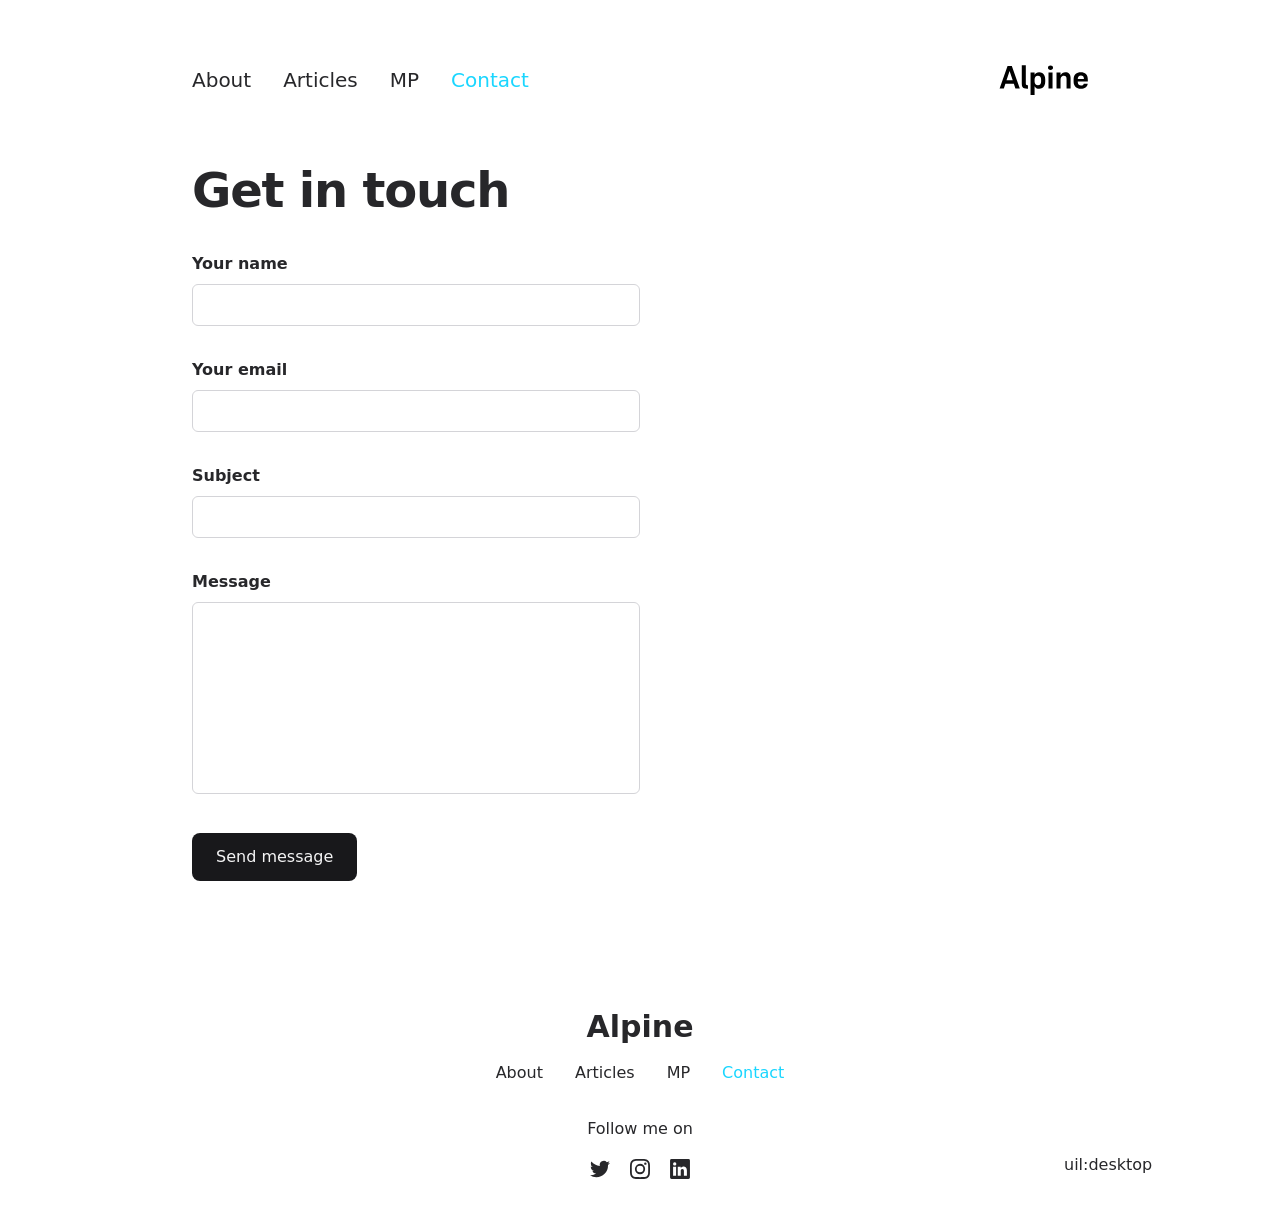
<file: contact/index.html>
<!DOCTYPE html><html  lang="en"><head><meta charset="utf-8">
<meta name="viewport" content="width=device-width, initial-scale=1">
<title>Contact</title>
<link rel="stylesheet" href="/_nuxt/entry.FN4B8y1p.css" crossorigin>
<link rel="stylesheet" href="/_nuxt/DocumentDrivenNotFound.CcgiPiUf.css" crossorigin>
<link rel="stylesheet" href="/_nuxt/ProseH1.syTZ2hw9.css" crossorigin>
<link rel="stylesheet" href="/_nuxt/ContactForm.BSBYenKo.css" crossorigin>
<link rel="stylesheet" href="/_nuxt/Input.Cbw5BnLZ.css" crossorigin>
<link rel="stylesheet" href="/_nuxt/Button.CcClXJ8e.css" crossorigin>
<link rel="preload" as="fetch" crossorigin="anonymous" href="/contact/_payload.json?_b=267792a1-df66-4952-b792-bdc9a00469fd">
<link rel="modulepreload" as="script" crossorigin href="/_nuxt/CjiepnJO.js">
<link rel="modulepreload" as="script" crossorigin href="/_nuxt/BJVPfCN9.js">
<link rel="modulepreload" as="script" crossorigin href="/_nuxt/CTB3kH4F.js">
<link rel="modulepreload" as="script" crossorigin href="/_nuxt/B2JDE1Kw.js">
<link rel="modulepreload" as="script" crossorigin href="/_nuxt/BBem1-0-.js">
<link rel="modulepreload" as="script" crossorigin href="/_nuxt/Dwys9pnB.js">
<link rel="modulepreload" as="script" crossorigin href="/_nuxt/DO-USROL.js">
<link rel="modulepreload" as="script" crossorigin href="/_nuxt/6X8-HWhb.js">
<link rel="modulepreload" as="script" crossorigin href="/_nuxt/Dhbw4Ysz.js">
<link rel="modulepreload" as="script" crossorigin href="/_nuxt/CsoizkIl.js">
<link rel="modulepreload" as="script" crossorigin href="/_nuxt/D5y3CHJY.js">
<link rel="modulepreload" as="script" crossorigin href="/_nuxt/1mrZoF5t.js">
<link rel="modulepreload" as="script" crossorigin href="/_nuxt/DnVrETD4.js">
<script type="module" src="/_nuxt/CjiepnJO.js" crossorigin></script>
<link rel="prefetch" as="style" crossorigin href="/_nuxt/article.DNJYfHPG.css">
<link rel="prefetch" as="style" crossorigin href="/_nuxt/ProseA.CKYwg7Vi.css">
<link rel="prefetch" as="script" crossorigin href="/_nuxt/Bn_t-if4.js">
<link rel="prefetch" as="script" crossorigin href="/_nuxt/CLux9Sl9.js">
<link rel="prefetch" as="script" crossorigin href="/_nuxt/BcWussCh.js">
<link rel="prefetch" as="script" crossorigin href="/_nuxt/CC1Ip9_s.js">
<link rel="prefetch" as="script" crossorigin href="/_nuxt/Bgpfb5lP.js">
<link rel="prefetch" as="style" crossorigin href="/_nuxt/useStudio.C7emnOp-.css">
<link rel="prefetch" as="script" crossorigin href="/_nuxt/C_jKrZwB.js">
<link rel="prefetch" as="script" crossorigin href="/_nuxt/DMW3Jn-V.js">
<link rel="prefetch" as="style" crossorigin href="/_nuxt/error-404.CgUV78VA.css">
<link rel="prefetch" as="script" crossorigin href="/_nuxt/Bawy-9TX.js">
<link rel="prefetch" as="style" crossorigin href="/_nuxt/error-500.ClOsYwhK.css">
<link rel="prefetch" as="script" crossorigin href="/_nuxt/BtIlvOh7.js">
<meta name="twitter:card" content="summary_large_image">
<meta property="og:title" content="Contact">
<meta name="description" content="The minimalist blog theme">
<meta property="og:description" content="The minimalist blog theme">
<meta property="og:image" content="/social-card-preview.png">
<meta property="og:image:width" content="400">
<meta property="og:image:height" content="300">
<meta property="og:image:alt" content="An image showcasing my project."><style id="pinceau-runtime-hydratable">@media{.phy[--]{--puid:2QBP04-v;}.pv-yH-sZ6{max-width:var(--elements-container-maxWidth);padding-left:var(--elements-container-padding-mobile);padding-right:var(--elements-container-padding-mobile);}@media (min-width: 475px){.pv-yH-sZ6{padding-left:var(--elements-container-padding-xs);padding-right:var(--elements-container-padding-xs);}}@media (min-width: 640px){.pv-yH-sZ6{padding-left:var(--elements-container-padding-sm);padding-right:var(--elements-container-padding-sm);}}@media (min-width: 768px){.pv-yH-sZ6{padding-left:var(--elements-container-padding-md);padding-right:var(--elements-container-padding-md);}}} </style><style id="pinceau-theme">@media { :root {--pinceau-mq: initial; --alpine-readableLine: 68ch;--alpine-backdrop-backgroundColor: #f4f4f5b3;--prose-code-inline-padding: 0.2rem 0.375rem 0.2rem 0.375rem;--prose-code-block-backdropFilter: contrast(1);--prose-code-block-border-style: solid;--prose-code-block-border-width: 1px;--prose-tbody-tr-borderBottom-style: dashed;--prose-tbody-tr-borderBottom-width: 1px;--prose-th-textAlign: inherit;--prose-thead-borderBottom-style: solid;--prose-thead-borderBottom-width: 1px;--prose-thead-border-style: solid;--prose-thead-border-width: 0px;--prose-table-textAlign: start;--prose-hr-width: 1px;--prose-hr-style: solid;--prose-li-listStylePosition: outside;--prose-ol-li-markerColor: currentColor;--prose-ol-paddingInlineStart: 21px;--prose-ol-listStyleType: decimal;--prose-ul-li-markerColor: currentColor;--prose-ul-paddingInlineStart: 21px;--prose-ul-listStyleType: disc;--prose-blockquote-border-style: solid;--prose-blockquote-border-width: 4px;--prose-blockquote-quotes: '201C' '201D' '2018' '2019';--prose-blockquote-paddingInlineStart: 24px;--prose-a-code-color-hover: currentColor;--prose-a-code-color-static: currentColor;--prose-a-hasCode-borderBottom: none;--prose-a-border-distance: 2px;--prose-a-border-color-hover: currentColor;--prose-a-border-color-static: currentColor;--prose-a-border-style-hover: solid;--prose-a-border-style-static: dashed;--prose-a-border-width: 1px;--prose-a-color-static: inherit;--prose-a-textDecoration: none;--prose-h6-margin: 3rem 0 2rem;--prose-h5-margin: 3rem 0 2rem;--prose-h4-margin: 3rem 0 2rem;--prose-h3-margin: 3rem 0 2rem;--prose-h2-margin: 3rem 0 2rem;--prose-h1-margin: 0 0 2rem;--prose-p-fontSize: 18px;--typography-lead-loose: 2;--typography-lead-relaxed: 1.625;--typography-lead-normal: 1.5;--typography-lead-snug: 1.375;--typography-lead-tight: 1.25;--typography-lead-none: 1;--typography-lead-10: 2.5rem;--typography-lead-9: 2.25rem;--typography-lead-8: 2rem;--typography-lead-7: 1.75rem;--typography-lead-6: 1.5rem;--typography-lead-5: 1.25rem;--typography-lead-4: 1rem;--typography-lead-3: .75rem;--typography-lead-2: .5rem;--typography-lead-1: .025rem;--typography-fontWeight-black: 900;--typography-fontWeight-extrabold: 800;--typography-fontWeight-bold: 700;--typography-fontWeight-semibold: 600;--typography-fontWeight-medium: 500;--typography-fontWeight-normal: 400;--typography-fontWeight-light: 300;--typography-fontWeight-extralight: 200;--typography-fontWeight-thin: 100;--typography-fontSize-9xl: 128px;--typography-fontSize-8xl: 96px;--typography-fontSize-7xl: 72px;--typography-fontSize-6xl: 60px;--typography-fontSize-5xl: 48px;--typography-fontSize-4xl: 36px;--typography-fontSize-3xl: 30px;--typography-fontSize-2xl: 24px;--typography-fontSize-xl: 20px;--typography-fontSize-lg: 18px;--typography-fontSize-base: 16px;--typography-fontSize-sm: 14px;--typography-fontSize-xs: 12px;--typography-letterSpacing-wide: 0.025em;--typography-letterSpacing-tight: -0.025em;--typography-verticalMargin-base: 24px;--typography-verticalMargin-sm: 16px;--elements-border-secondary-hover: [object Object];--elements-backdrop-background: #fffc;--elements-backdrop-filter: saturate(200%) blur(20px);--elements-container-maxWidth: 64rem;--lead-loose: 2;--lead-relaxed: 1.625;--lead-normal: 1.5;--lead-snug: 1.375;--lead-tight: 1.25;--lead-none: 1;--lead-10: 2.5rem;--lead-9: 2.25rem;--lead-8: 2rem;--lead-7: 1.75rem;--lead-6: 1.5rem;--lead-5: 1.25rem;--lead-4: 1rem;--lead-3: .75rem;--lead-2: .5rem;--lead-1: .025rem;--letterSpacing-widest: 0.1em;--letterSpacing-wider: 0.05em;--letterSpacing-wide: 0.025em;--letterSpacing-normal: 0em;--letterSpacing-tight: -0.025em;--letterSpacing-tighter: -0.05em;--fontSize-9xl: 8rem;--fontSize-8xl: 6rem;--fontSize-7xl: 4.5rem;--fontSize-6xl: 3.75rem;--fontSize-5xl: 3rem;--fontSize-4xl: 2.25rem;--fontSize-3xl: 1.875rem;--fontSize-2xl: 1.5rem;--fontSize-xl: 1.25rem;--fontSize-lg: 1.125rem;--fontSize-base: 1rem;--fontSize-sm: 0.875rem;--fontSize-xs: 0.75rem;--fontWeight-black: 900;--fontWeight-extrabold: 800;--fontWeight-bold: 700;--fontWeight-semibold: 600;--fontWeight-medium: 500;--fontWeight-normal: 400;--fontWeight-light: 300;--fontWeight-extralight: 200;--fontWeight-thin: 100;--font-mono: ui-monospace, SFMono-Regular, Menlo, Monaco, Consolas, Liberation Mono, Courier New, monospace;--font-serif: ui-serif, Georgia, Cambria, Times New Roman, Times, serif;--font-sans: ui-sans-serif, system-ui, -apple-system, BlinkMacSystemFont, Segoe UI, Roboto, Helvetica Neue, Arial, Noto Sans, sans-serif, Apple Color Emoji, Segoe UI Emoji, Segoe UI Symbol, Noto Color Emoji;--opacity-total: 1;--opacity-high: 0.8;--opacity-medium: 0.5;--opacity-soft: 0.3;--opacity-light: 0.15;--opacity-bright: 0.1;--opacity-noOpacity: 0;--borderWidth-lg: 3px;--borderWidth-md: 2px;--borderWidth-sm: 1px;--borderWidth-noBorder: 0;--space-rem-875: 0.875rem;--space-rem-625: 0.625rem;--space-rem-375: 0.375rem;--space-rem-125: 0.125rem;--space-px: 1px;--space-128: 32rem;--space-96: 24rem;--space-80: 20rem;--space-72: 18rem;--space-64: 16rem;--space-60: 15rem;--space-56: 14rem;--space-52: 13rem;--space-48: 12rem;--space-44: 11rem;--space-40: 10rem;--space-36: 9rem;--space-32: 8rem;--space-28: 7rem;--space-24: 6rem;--space-20: 5rem;--space-16: 4rem;--space-14: 3.5rem;--space-12: 3rem;--space-11: 2.75rem;--space-10: 2.5rem;--space-9: 2.25rem;--space-8: 2rem;--space-7: 1.75rem;--space-6: 1.5rem;--space-5: 1.25rem;--space-4: 1rem;--space-3: 0.75rem;--space-2: 0.5rem;--space-1: 0.25rem;--space-0: 0px;--size-full: 100%;--size-7xl: 80rem;--size-6xl: 72rem;--size-5xl: 64rem;--size-4xl: 56rem;--size-3xl: 48rem;--size-2xl: 42rem;--size-xl: 36rem;--size-lg: 32rem;--size-md: 28rem;--size-sm: 24rem;--size-xs: 20rem;--size-200: 200px;--size-104: 104px;--size-80: 80px;--size-64: 64px;--size-56: 56px;--size-48: 48px;--size-40: 40px;--size-32: 32px;--size-24: 24px;--size-20: 20px;--size-16: 16px;--size-12: 12px;--size-8: 8px;--size-6: 6px;--size-4: 4px;--size-2: 2px;--size-0: 0px;--radii-full: 9999px;--radii-3xl: 1.75rem;--radii-2xl: 1.5rem;--radii-xl: 1rem;--radii-lg: 0.75rem;--radii-md: 0.5rem;--radii-sm: 0.375rem;--radii-xs: 0.25rem;--radii-2xs: 0.125rem;--radii-none: 0px;--shadow-none: 0px 0px 0px 0px transparent;--shadow-lg: 0px 10px 15px -3px #000000, 0px 4px 6px -4px #000000;--shadow-md: 0px 4px 6px -1px #000000, 0px 2px 4px -2px #000000;--shadow-sm: 0px 1px 3px 0px #000000, 0px 1px 2px -1px #000000;--shadow-xs: 0px 1px 2px 0px #000000;--height-screen: 100vh;--width-screen: 100vw;--color-primary-900: #002e38;--color-primary-800: #005c70;--color-primary-700: #008aa9;--color-primary-600: #00b9e1;--color-primary-500: #1ad6ff;--color-primary-400: #40ddff;--color-primary-300: #66e4ff;--color-primary-200: #8deaff;--color-primary-100: #b3f1ff;--color-primary-50: #d9f8ff;--color-ruby-900: #380011;--color-ruby-800: #700021;--color-ruby-700: #a90032;--color-ruby-600: #e10043;--color-ruby-500: #ff1a5e;--color-ruby-400: #ff4079;--color-ruby-300: #ff6694;--color-ruby-200: #ff8dae;--color-ruby-100: #ffb3c9;--color-ruby-50: #ffd9e4;--color-pink-900: #380025;--color-pink-800: #70004b;--color-pink-700: #a90070;--color-pink-600: #e10095;--color-pink-500: #ff1ab2;--color-pink-400: #ff40bf;--color-pink-300: #ff66cc;--color-pink-200: #ff8dd8;--color-pink-100: #ffb3e5;--color-pink-50: #ffd9f2;--color-purple-900: #190038;--color-purple-800: #330070;--color-purple-700: #4c00a9;--color-purple-600: #6500e1;--color-purple-500: #811aff;--color-purple-400: #9640ff;--color-purple-300: #ab66ff;--color-purple-200: #c08dff;--color-purple-100: #d5b3ff;--color-purple-50: #ead9ff;--color-royalblue-900: #0b0531;--color-royalblue-800: #160a62;--color-royalblue-700: #211093;--color-royalblue-600: #2c15c4;--color-royalblue-500: #4127e8;--color-royalblue-400: #614bec;--color-royalblue-300: #806ff0;--color-royalblue-200: #a093f3;--color-royalblue-100: #c0b7f7;--color-royalblue-50: #dfdbfb;--color-indigoblue-900: #001238;--color-indigoblue-800: #002370;--color-indigoblue-700: #0035a9;--color-indigoblue-600: #0047e1;--color-indigoblue-500: #1a62ff;--color-indigoblue-400: #407cff;--color-indigoblue-300: #6696ff;--color-indigoblue-200: #8db0ff;--color-indigoblue-100: #b3cbff;--color-indigoblue-50: #d9e5ff;--color-blue-900: #002438;--color-blue-800: #004870;--color-blue-700: #006ca9;--color-blue-600: #0090e1;--color-blue-500: #1aadff;--color-blue-400: #40bbff;--color-blue-300: #66c8ff;--color-blue-200: #8dd6ff;--color-blue-100: #b3e4ff;--color-blue-50: #d9f1ff;--color-lightblue-900: #002e38;--color-lightblue-800: #005c70;--color-lightblue-700: #008aa9;--color-lightblue-600: #00b9e1;--color-lightblue-500: #1ad6ff;--color-lightblue-400: #40ddff;--color-lightblue-300: #66e4ff;--color-lightblue-200: #8deaff;--color-lightblue-100: #b3f1ff;--color-lightblue-50: #d9f8ff;--color-teal-900: #062a28;--color-teal-800: #0b544f;--color-teal-700: #117d77;--color-teal-600: #16a79e;--color-teal-500: #1cd1c6;--color-teal-400: #36e4da;--color-teal-300: #5fe9e1;--color-teal-200: #87efe9;--color-teal-100: #aff4f0;--color-teal-50: #d7faf8;--color-pear-900: #2a2b09;--color-pear-800: #545512;--color-pear-700: #7e801b;--color-pear-600: #a8aa24;--color-pear-500: #d0d32f;--color-pear-400: #d8da52;--color-pear-300: #e0e274;--color-pear-200: #e8e997;--color-pear-100: #eff0ba;--color-pear-50: #f7f8dc;--color-red-900: #380300;--color-red-800: #700700;--color-red-700: #a90a00;--color-red-600: #e10e00;--color-red-500: #ff281a;--color-red-400: #ff4c40;--color-red-300: #ff7066;--color-red-200: #ff948d;--color-red-100: #ffb7b3;--color-red-50: #ffdbd9;--color-orange-900: #381800;--color-orange-800: #702f00;--color-orange-700: #a94700;--color-orange-600: #e15e00;--color-orange-500: #ff7a1a;--color-orange-400: #ff9040;--color-orange-300: #ffa666;--color-orange-200: #ffbd8d;--color-orange-100: #ffd3b3;--color-orange-50: #ffe9d9;--color-yellow-900: #362b03;--color-yellow-800: #6d5605;--color-yellow-700: #a38108;--color-yellow-600: #daac0a;--color-yellow-500: #f5c828;--color-yellow-400: #f7d14c;--color-yellow-300: #f8da70;--color-yellow-200: #fae393;--color-yellow-100: #fcedb7;--color-yellow-50: #fdf6db;--color-green-900: #003f25;--color-green-800: #005e38;--color-green-700: #007e4a;--color-green-600: #009d5d;--color-green-500: #00bd6f;--color-green-400: #00dc82;--color-green-300: #30ffaa;--color-green-200: #83ffcc;--color-green-100: #acffdd;--color-green-50: #d6ffee;--color-gray-900: #18181B;--color-gray-800: #27272A;--color-gray-700: #3f3f46;--color-gray-600: #52525B;--color-gray-500: #71717A;--color-gray-400: #a1a1aa;--color-gray-300: #D4d4d8;--color-gray-200: #e4e4e7;--color-gray-100: #f4f4f5;--color-gray-50: #fafafa;--color-black: #0c0c0d;--color-white: #FFFFFF;--media-portrait: only screen and (orientation: portrait);--media-landscape: only screen and (orientation: landscape);--media-rm: (prefers-reduced-motion: reduce);--media-2xl: (min-width: 1536px);--media-xl: (min-width: 1280px);--media-lg: (min-width: 1024px);--media-md: (min-width: 768px);--media-sm: (min-width: 640px);--media-xs: (min-width: 475px);--alpine-body-color: var(--color-gray-800);--alpine-body-backgroundColor: var(--color-white);--prose-code-inline-fontWeight: var(--typography-fontWeight-normal);--prose-code-inline-fontSize: var(--typography-fontSize-sm);--prose-code-inline-borderRadius: var(--radii-xs);--prose-code-block-pre-padding: var(--typography-verticalMargin-sm);--prose-code-block-margin: var(--typography-verticalMargin-base) 0;--prose-code-block-fontSize: var(--typography-fontSize-sm);--prose-tbody-code-inline-fontSize: var(--typography-fontSize-sm);--prose-tbody-td-padding: var(--typography-verticalMargin-sm);--prose-th-fontWeight: var(--typography-fontWeight-semibold);--prose-th-padding: 0 var(--typography-verticalMargin-sm) var(--typography-verticalMargin-sm) var(--typography-verticalMargin-sm);--prose-table-lineHeight: var(--typography-lead-6);--prose-table-fontSize: var(--typography-fontSize-sm);--prose-table-margin: var(--typography-verticalMargin-base) 0;--prose-hr-margin: var(--typography-verticalMargin-base) 0;--prose-li-margin: var(--typography-verticalMargin-sm) 0;--prose-ol-margin: var(--typography-verticalMargin-base) 0;--prose-ul-margin: var(--typography-verticalMargin-base) 0;--prose-blockquote-margin: var(--typography-verticalMargin-base) 0;--prose-a-code-border-style: var(--prose-a-border-style-static);--prose-a-code-border-width: var(--prose-a-border-width);--prose-a-fontWeight: var(--typography-fontWeight-medium);--prose-img-margin: var(--typography-verticalMargin-base) 0;--prose-strong-fontWeight: var(--typography-fontWeight-semibold);--prose-h6-iconSize: var(--typography-fontSize-base);--prose-h6-fontWeight: var(--typography-fontWeight-semibold);--prose-h6-lineHeight: var(--typography-lead-normal);--prose-h6-fontSize: var(--typography-fontSize-lg);--prose-h5-iconSize: var(--typography-fontSize-lg);--prose-h5-fontWeight: var(--typography-fontWeight-semibold);--prose-h5-lineHeight: var(--typography-lead-snug);--prose-h5-fontSize: var(--typography-fontSize-xl);--prose-h4-iconSize: var(--typography-fontSize-lg);--prose-h4-letterSpacing: var(--typography-letterSpacing-tight);--prose-h4-fontWeight: var(--typography-fontWeight-semibold);--prose-h4-lineHeight: var(--typography-lead-snug);--prose-h4-fontSize: var(--typography-fontSize-2xl);--prose-h3-iconSize: var(--typography-fontSize-xl);--prose-h3-letterSpacing: var(--typography-letterSpacing-tight);--prose-h3-fontWeight: var(--typography-fontWeight-semibold);--prose-h3-lineHeight: var(--typography-lead-snug);--prose-h3-fontSize: var(--typography-fontSize-3xl);--prose-h2-iconSize: var(--typography-fontSize-2xl);--prose-h2-letterSpacing: var(--typography-letterSpacing-tight);--prose-h2-fontWeight: var(--typography-fontWeight-semibold);--prose-h2-lineHeight: var(--typography-lead-tight);--prose-h2-fontSize: var(--typography-fontSize-4xl);--prose-h1-iconSize: var(--typography-fontSize-3xl);--prose-h1-letterSpacing: var(--typography-letterSpacing-tight);--prose-h1-fontWeight: var(--typography-fontWeight-bold);--prose-h1-lineHeight: var(--typography-lead-tight);--prose-h1-fontSize: var(--typography-fontSize-5xl);--prose-p-br-margin: var(--typography-verticalMargin-base) 0 0 0;--prose-p-margin: var(--typography-verticalMargin-base) 0;--prose-p-lineHeight: var(--typography-lead-normal);--typography-color-primary-900: var(--color-primary-900);--typography-color-primary-800: var(--color-primary-800);--typography-color-primary-700: var(--color-primary-700);--typography-color-primary-600: var(--color-primary-600);--typography-color-primary-500: var(--color-primary-500);--typography-color-primary-400: var(--color-primary-400);--typography-color-primary-300: var(--color-primary-300);--typography-color-primary-200: var(--color-primary-200);--typography-color-primary-100: var(--color-primary-100);--typography-color-primary-50: var(--color-primary-50);--typography-font-code: var(--font-mono);--typography-font-body: var(--font-sans);--typography-font-display: var(--font-sans);--typography-body-backgroundColor: var(--color-white);--typography-body-color: var(--color-black);--elements-state-danger-borderColor-secondary: var(--color-red-200);--elements-state-danger-borderColor-primary: var(--color-red-100);--elements-state-danger-backgroundColor-secondary: var(--color-red-100);--elements-state-danger-backgroundColor-primary: var(--color-red-50);--elements-state-danger-color-secondary: var(--color-red-600);--elements-state-danger-color-primary: var(--color-red-500);--elements-state-warning-borderColor-secondary: var(--color-yellow-200);--elements-state-warning-borderColor-primary: var(--color-yellow-100);--elements-state-warning-backgroundColor-secondary: var(--color-yellow-100);--elements-state-warning-backgroundColor-primary: var(--color-yellow-50);--elements-state-warning-color-secondary: var(--color-yellow-700);--elements-state-warning-color-primary: var(--color-yellow-600);--elements-state-success-borderColor-secondary: var(--color-green-200);--elements-state-success-borderColor-primary: var(--color-green-100);--elements-state-success-backgroundColor-secondary: var(--color-green-100);--elements-state-success-backgroundColor-primary: var(--color-green-50);--elements-state-success-color-secondary: var(--color-green-600);--elements-state-success-color-primary: var(--color-green-500);--elements-state-info-borderColor-secondary: var(--color-blue-200);--elements-state-info-borderColor-primary: var(--color-blue-100);--elements-state-info-backgroundColor-secondary: var(--color-blue-100);--elements-state-info-backgroundColor-primary: var(--color-blue-50);--elements-state-info-color-secondary: var(--color-blue-600);--elements-state-info-color-primary: var(--color-blue-500);--elements-state-primary-borderColor-secondary: var(--color-primary-200);--elements-state-primary-borderColor-primary: var(--color-primary-100);--elements-state-primary-backgroundColor-secondary: var(--color-primary-100);--elements-state-primary-backgroundColor-primary: var(--color-primary-50);--elements-state-primary-color-secondary: var(--color-primary-700);--elements-state-primary-color-primary: var(--color-primary-600);--elements-surface-secondary-backgroundColor: var(--color-gray-200);--elements-surface-primary-backgroundColor: var(--color-gray-100);--elements-surface-background-base: var(--color-gray-100);--elements-border-secondary-static: var(--color-gray-200);--elements-border-primary-hover: var(--color-gray-200);--elements-border-primary-static: var(--color-gray-100);--elements-container-padding-md: var(--space-16);--elements-container-padding-sm: var(--space-12);--elements-container-padding-xs: var(--space-8);--elements-container-padding-mobile: var(--space-6);--elements-text-secondary-color-hover: var(--color-gray-700);--elements-text-secondary-color-static: var(--color-gray-500);--elements-text-primary-color-static: var(--color-gray-900);--text-6xl-lineHeight: var(--lead-none);--text-6xl-fontSize: var(--fontSize-6xl);--text-5xl-lineHeight: var(--lead-none);--text-5xl-fontSize: var(--fontSize-5xl);--text-4xl-lineHeight: var(--lead-10);--text-4xl-fontSize: var(--fontSize-4xl);--text-3xl-lineHeight: var(--lead-9);--text-3xl-fontSize: var(--fontSize-3xl);--text-2xl-lineHeight: var(--lead-8);--text-2xl-fontSize: var(--fontSize-2xl);--text-xl-lineHeight: var(--lead-7);--text-xl-fontSize: var(--fontSize-xl);--text-lg-lineHeight: var(--lead-7);--text-lg-fontSize: var(--fontSize-lg);--text-base-lineHeight: var(--lead-6);--text-base-fontSize: var(--fontSize-base);--text-sm-lineHeight: var(--lead-5);--text-sm-fontSize: var(--fontSize-sm);--text-xs-lineHeight: var(--lead-4);--text-xs-fontSize: var(--fontSize-xs);--shadow-2xl: 0px 25px 50px -12px var(--color-gray-900);--shadow-xl: 0px 20px 25px -5px var(--color-gray-400), 0px 8px 10px -6px #000000;--color-secondary-900: var(--color-gray-900);--color-secondary-800: var(--color-gray-800);--color-secondary-700: var(--color-gray-700);--color-secondary-600: var(--color-gray-600);--color-secondary-500: var(--color-gray-500);--color-secondary-400: var(--color-gray-400);--color-secondary-300: var(--color-gray-300);--color-secondary-200: var(--color-gray-200);--color-secondary-100: var(--color-gray-100);--color-secondary-50: var(--color-gray-50);--prose-a-code-background-hover: var(--typography-color-primary-50);--prose-a-code-border-color-hover: var(--typography-color-primary-500);--prose-a-color-hover: var(--typography-color-primary-500);--typography-color-secondary-900: var(--color-secondary-900);--typography-color-secondary-800: var(--color-secondary-800);--typography-color-secondary-700: var(--color-secondary-700);--typography-color-secondary-600: var(--color-secondary-600);--typography-color-secondary-500: var(--color-secondary-500);--typography-color-secondary-400: var(--color-secondary-400);--typography-color-secondary-300: var(--color-secondary-300);--typography-color-secondary-200: var(--color-secondary-200);--typography-color-secondary-100: var(--color-secondary-100);--typography-color-secondary-50: var(--color-secondary-50);--prose-code-inline-backgroundColor: var(--typography-color-secondary-100);--prose-code-inline-color: var(--typography-color-secondary-700);--prose-code-block-backgroundColor: var(--typography-color-secondary-100);--prose-code-block-color: var(--typography-color-secondary-700);--prose-code-block-border-color: var(--typography-color-secondary-200);--prose-tbody-tr-borderBottom-color: var(--typography-color-secondary-200);--prose-th-color: var(--typography-color-secondary-600);--prose-thead-borderBottom-color: var(--typography-color-secondary-200);--prose-thead-border-color: var(--typography-color-secondary-300);--prose-hr-color: var(--typography-color-secondary-200);--prose-blockquote-border-color: var(--typography-color-secondary-200);--prose-blockquote-color: var(--typography-color-secondary-500);--prose-a-code-border-color-static: var(--typography-color-secondary-400); } }@media { :root.dark {--pinceau-mq: dark; --alpine-backdrop-backgroundColor: #18181bb3;--prose-code-block-backdropFilter: contrast(1);--prose-ol-li-markerColor: currentColor;--prose-ul-li-markerColor: currentColor;--prose-a-code-color-hover: currentColor;--prose-a-code-color-static: currentColor;--prose-a-border-color-hover: currentColor;--prose-a-border-color-static: currentColor;--prose-a-color-static: inherit;--elements-backdrop-background: #0c0d0ccc;--alpine-body-color: var(--color-gray-200);--alpine-body-backgroundColor: var(--color-black);--typography-body-backgroundColor: var(--color-black);--typography-body-color: var(--color-white);--elements-state-danger-borderColor-secondary: var(--color-red-700);--elements-state-danger-borderColor-primary: var(--color-red-800);--elements-state-danger-backgroundColor-secondary: var(--color-red-800);--elements-state-danger-backgroundColor-primary: var(--color-red-900);--elements-state-danger-color-secondary: var(--color-red-200);--elements-state-danger-color-primary: var(--color-red-300);--elements-state-warning-borderColor-secondary: var(--color-yellow-700);--elements-state-warning-borderColor-primary: var(--color-yellow-800);--elements-state-warning-backgroundColor-secondary: var(--color-yellow-800);--elements-state-warning-backgroundColor-primary: var(--color-yellow-900);--elements-state-warning-color-secondary: var(--color-yellow-200);--elements-state-warning-color-primary: var(--color-yellow-400);--elements-state-success-borderColor-secondary: var(--color-green-700);--elements-state-success-borderColor-primary: var(--color-green-800);--elements-state-success-backgroundColor-secondary: var(--color-green-800);--elements-state-success-backgroundColor-primary: var(--color-green-900);--elements-state-success-color-secondary: var(--color-green-200);--elements-state-success-color-primary: var(--color-green-400);--elements-state-info-borderColor-secondary: var(--color-blue-700);--elements-state-info-borderColor-primary: var(--color-blue-800);--elements-state-info-backgroundColor-secondary: var(--color-blue-800);--elements-state-info-backgroundColor-primary: var(--color-blue-900);--elements-state-info-color-secondary: var(--color-blue-200);--elements-state-info-color-primary: var(--color-blue-400);--elements-state-primary-borderColor-secondary: var(--color-primary-700);--elements-state-primary-borderColor-primary: var(--color-primary-800);--elements-state-primary-backgroundColor-secondary: var(--color-primary-800);--elements-state-primary-backgroundColor-primary: var(--color-primary-900);--elements-state-primary-color-secondary: var(--color-primary-200);--elements-state-primary-color-primary: var(--color-primary-400);--elements-surface-secondary-backgroundColor: var(--color-gray-800);--elements-surface-primary-backgroundColor: var(--color-gray-900);--elements-surface-background-base: var(--color-gray-900);--elements-border-secondary-static: var(--color-gray-800);--elements-border-primary-hover: var(--color-gray-800);--elements-border-primary-static: var(--color-gray-900);--elements-text-secondary-color-hover: var(--color-gray-200);--elements-text-secondary-color-static: var(--color-gray-400);--elements-text-primary-color-static: var(--color-gray-50);--prose-a-code-background-hover: var(--typography-color-primary-900);--prose-a-code-border-color-hover: var(--typography-color-primary-600);--prose-a-color-hover: var(--typography-color-primary-400);--prose-code-inline-backgroundColor: var(--typography-color-secondary-800);--prose-code-inline-color: var(--typography-color-secondary-200);--prose-code-block-backgroundColor: var(--typography-color-secondary-900);--prose-code-block-color: var(--typography-color-secondary-200);--prose-code-block-border-color: var(--typography-color-secondary-800);--prose-tbody-tr-borderBottom-color: var(--typography-color-secondary-800);--prose-th-color: var(--typography-color-secondary-400);--prose-thead-borderBottom-color: var(--typography-color-secondary-800);--prose-thead-border-color: var(--typography-color-secondary-600);--prose-hr-color: var(--typography-color-secondary-800);--prose-blockquote-border-color: var(--typography-color-secondary-700);--prose-blockquote-color: var(--typography-color-secondary-400);--prose-a-code-border-color-static: var(--typography-color-secondary-600); } }</style><script>"use strict";const w=window,de=document.documentElement,knownColorSchemes=["dark","light"],preference=window.localStorage.getItem("nuxt-color-mode")||"system";let value=preference==="system"?getColorScheme():preference;const forcedColorMode=de.getAttribute("data-color-mode-forced");forcedColorMode&&(value=forcedColorMode),addColorScheme(value),w["__NUXT_COLOR_MODE__"]={preference,value,getColorScheme,addColorScheme,removeColorScheme};function addColorScheme(e){const o=""+e+"",t="";de.classList?de.classList.add(o):de.className+=" "+o,t&&de.setAttribute("data-"+t,e)}function removeColorScheme(e){const o=""+e+"",t="";de.classList?de.classList.remove(o):de.className=de.className.replace(new RegExp(o,"g"),""),t&&de.removeAttribute("data-"+t)}function prefersColorScheme(e){return w.matchMedia("(prefers-color-scheme"+e+")")}function getColorScheme(){if(w.matchMedia&&prefersColorScheme("").media!=="not all"){for(const e of knownColorSchemes)if(prefersColorScheme(":"+e).matches)return e}return"light"}
</script></head><body><div id="__nuxt"><div class="container pv-yH-sZ6 pc-2QBP04 app-layout" data-v-7b318731 data-v-11acfbc0><!--[--><div class="nuxt-progress" style="width:0%;height:3px;opacity:0;background-size:Infinity% auto;" data-v-7b318731></div><header class="right" data-v-7b318731 data-v-13bfb858><div class="menu" data-v-13bfb858><button aria-label="Navigation Menu" data-v-13bfb858><svg width="24" height="24" viewBox="0 0 68 68" fill="currentColor" xmlns="http://www.w3.org/2000/svg" data-v-13bfb858><path d="M8 34C8 32.1362 8 31.2044 8.30448 30.4693C8.71046 29.4892 9.48915 28.7105 10.4693 28.3045C11.2044 28 12.1362 28 14 28C15.8638 28 16.7956 28 17.5307 28.3045C18.5108 28.7105 19.2895 29.4892 19.6955 30.4693C20 31.2044 20 32.1362 20 34C20 35.8638 20 36.7956 19.6955 37.5307C19.2895 38.5108 18.5108 39.2895 17.5307 39.6955C16.7956 40 15.8638 40 14 40C12.1362 40 11.2044 40 10.4693 39.6955C9.48915 39.2895 8.71046 38.5108 8.30448 37.5307C8 36.7956 8 35.8638 8 34Z" data-v-13bfb858></path><path d="M28 34C28 32.1362 28 31.2044 28.3045 30.4693C28.7105 29.4892 29.4892 28.7105 30.4693 28.3045C31.2044 28 32.1362 28 34 28C35.8638 28 36.7956 28 37.5307 28.3045C38.5108 28.7105 39.2895 29.4892 39.6955 30.4693C40 31.2044 40 32.1362 40 34C40 35.8638 40 36.7956 39.6955 37.5307C39.2895 38.5108 38.5108 39.2895 37.5307 39.6955C36.7956 40 35.8638 40 34 40C32.1362 40 31.2044 40 30.4693 39.6955C29.4892 39.2895 28.7105 38.5108 28.3045 37.5307C28 36.7956 28 35.8638 28 34Z" data-v-13bfb858></path><path d="M48 34C48 32.1362 48 31.2044 48.3045 30.4693C48.7105 29.4892 49.4892 28.7105 50.4693 28.3045C51.2044 28 52.1362 28 54 28C55.8638 28 56.7956 28 57.5307 28.3045C58.5108 28.7105 59.2895 29.4892 59.6955 30.4693C60 31.2044 60 32.1362 60 34C60 35.8638 60 36.7956 59.6955 37.5307C59.2895 38.5108 58.5108 39.2895 57.5307 39.6955C56.7956 40 55.8638 40 54 40C52.1362 40 51.2044 40 50.4693 39.6955C49.4892 39.2895 48.7105 38.5108 48.3045 37.5307C48 36.7956 48 35.8638 48 34Z" data-v-13bfb858></path></svg></button></div><div class="overlay" data-v-13bfb858><nav data-v-13bfb858 data-v-2513d3cf><ul data-v-2513d3cf><!--[--><li data-v-2513d3cf><a href="/" class="" data-v-2513d3cf><span class="underline-fx" data-v-2513d3cf></span> About</a></li><li data-v-2513d3cf><a href="/articles" class="" data-v-2513d3cf><span class="underline-fx" data-v-2513d3cf></span> Articles</a></li><li data-v-2513d3cf><a href="/mp" class="" data-v-2513d3cf><span class="underline-fx" data-v-2513d3cf></span> MP</a></li><li data-v-2513d3cf><a aria-current="page" href="/contact" class="router-link-active router-link-exact-active" data-v-2513d3cf><span class="underline-fx" data-v-2513d3cf></span> Contact</a></li><!--]--></ul></nav></div><div class="logo" data-v-13bfb858><a href="/" class="" data-v-13bfb858><img src="/logo-dark.svg" class="dark-img" alt="alpine" width="89" height="31" data-v-13bfb858><img src="/logo.svg" class="light-img" alt="alpine" width="89" height="31" data-v-13bfb858></a></div><div class="main-nav" data-v-13bfb858><nav data-v-13bfb858 data-v-2513d3cf><ul data-v-2513d3cf><!--[--><li data-v-2513d3cf><a href="/" class="" data-v-2513d3cf><span class="underline-fx" data-v-2513d3cf></span> About</a></li><li data-v-2513d3cf><a href="/articles" class="" data-v-2513d3cf><span class="underline-fx" data-v-2513d3cf></span> Articles</a></li><li data-v-2513d3cf><a href="/mp" class="" data-v-2513d3cf><span class="underline-fx" data-v-2513d3cf></span> MP</a></li><li data-v-2513d3cf><a aria-current="page" href="/contact" class="router-link-active router-link-exact-active" data-v-2513d3cf><span class="underline-fx" data-v-2513d3cf></span> Contact</a></li><!--]--></ul></nav></div></header><!--[--><div class="document-driven-page"><main><!--[--><div><h1 id="get-in-touch" data-v-af0ce9c1><a href="#get-in-touch" data-v-af0ce9c1><!--[-->Get in touch<!--]--><!----></a></h1><form class="contact-form" method="POST" action data-v-d7c79f2a><div class="inputs" data-v-d7c79f2a><!--[--><div data-v-d7c79f2a data-v-aa505653><label for="name" data-v-aa505653>Your name</label><input id="name" name="name" value="" type="text" placeholder="" data-v-aa505653></div><div data-v-d7c79f2a data-v-aa505653><label for="email" data-v-aa505653>Your email</label><input id="email" name="email" value="" type="email" placeholder="" data-v-aa505653></div><div data-v-d7c79f2a data-v-aa505653><label for="subject" data-v-aa505653>Subject</label><input id="subject" name="subject" value="" type="text" placeholder="" data-v-aa505653></div><div data-v-d7c79f2a data-v-aa505653><label for="message" data-v-aa505653>Message</label><textarea id="message" name="message" type="textarea" placeholder="" data-v-aa505653></textarea></div><!--]--></div><div data-v-d7c79f2a><button type="submit" disabled data-v-d7c79f2a data-v-feceb5f6><!--[-->Send message<!--]--></button></div></form></div><!--]--></main></div><!--]--><footer class="center" data-v-7b318731 data-v-5bf77600><a href="https://www.github.com/nuxt-themes/alpine" rel="noopener noreferrer" class="credits" data-v-5bf77600>Alpine</a><div class="navigation" data-v-5bf77600><nav data-v-5bf77600 data-v-2513d3cf><ul data-v-2513d3cf><!--[--><li data-v-2513d3cf><a href="/" class="" data-v-2513d3cf><span class="underline-fx" data-v-2513d3cf></span> About</a></li><li data-v-2513d3cf><a href="/articles" class="" data-v-2513d3cf><span class="underline-fx" data-v-2513d3cf></span> Articles</a></li><li data-v-2513d3cf><a href="/mp" class="" data-v-2513d3cf><span class="underline-fx" data-v-2513d3cf></span> MP</a></li><li data-v-2513d3cf><a aria-current="page" href="/contact" class="router-link-active router-link-exact-active" data-v-2513d3cf><span class="underline-fx" data-v-2513d3cf></span> Contact</a></li><!--]--></ul></nav></div><p class="message" data-v-5bf77600>Follow me on</p><div class="icons" data-v-5bf77600><div class="social" data-v-5bf77600><!--[--><a href="https://twitter.com/nuxtlabs" rel="noopener noreferrer" target="_blank" title="nuxtlabs" aria-label="nuxtlabs" data-v-578e6ab7><svg xmlns="http://www.w3.org/2000/svg" xmlns:xlink="http://www.w3.org/1999/xlink" aria-hidden="true" role="img" class="icon" data-v-578e6ab7 style="" width="1em" height="1em" viewBox="0 0 24 24" data-v-6cc61734><path fill="currentColor" d="M22 5.8a8.5 8.5 0 0 1-2.36.64a4.13 4.13 0 0 0 1.81-2.27a8.2 8.2 0 0 1-2.61 1a4.1 4.1 0 0 0-7 3.74a11.64 11.64 0 0 1-8.45-4.29a4.16 4.16 0 0 0-.55 2.07a4.09 4.09 0 0 0 1.82 3.41a4.05 4.05 0 0 1-1.86-.51v.05a4.1 4.1 0 0 0 3.3 4a4 4 0 0 1-1.1.17a5 5 0 0 1-.77-.07a4.11 4.11 0 0 0 3.83 2.84A8.22 8.22 0 0 1 3 18.34a8 8 0 0 1-1-.06a11.57 11.57 0 0 0 6.29 1.85A11.59 11.59 0 0 0 20 8.45v-.53a8.4 8.4 0 0 0 2-2.12"/></svg></a><a href="https://instagram.com/atinuxt" rel="noopener noreferrer" target="_blank" title="atinuxt" aria-label="atinuxt" data-v-578e6ab7><svg xmlns="http://www.w3.org/2000/svg" xmlns:xlink="http://www.w3.org/1999/xlink" aria-hidden="true" role="img" class="icon" data-v-578e6ab7 style="" width="1em" height="1em" viewBox="0 0 24 24" data-v-6cc61734><path fill="currentColor" d="M17.34 5.46a1.2 1.2 0 1 0 1.2 1.2a1.2 1.2 0 0 0-1.2-1.2m4.6 2.42a7.6 7.6 0 0 0-.46-2.43a4.9 4.9 0 0 0-1.16-1.77a4.7 4.7 0 0 0-1.77-1.15a7.3 7.3 0 0 0-2.43-.47C15.06 2 14.72 2 12 2s-3.06 0-4.12.06a7.3 7.3 0 0 0-2.43.47a4.8 4.8 0 0 0-1.77 1.15a4.7 4.7 0 0 0-1.15 1.77a7.3 7.3 0 0 0-.47 2.43C2 8.94 2 9.28 2 12s0 3.06.06 4.12a7.3 7.3 0 0 0 .47 2.43a4.7 4.7 0 0 0 1.15 1.77a4.8 4.8 0 0 0 1.77 1.15a7.3 7.3 0 0 0 2.43.47C8.94 22 9.28 22 12 22s3.06 0 4.12-.06a7.3 7.3 0 0 0 2.43-.47a4.7 4.7 0 0 0 1.77-1.15a4.85 4.85 0 0 0 1.16-1.77a7.6 7.6 0 0 0 .46-2.43c0-1.06.06-1.4.06-4.12s0-3.06-.06-4.12M20.14 16a5.6 5.6 0 0 1-.34 1.86a3.06 3.06 0 0 1-.75 1.15a3.2 3.2 0 0 1-1.15.75a5.6 5.6 0 0 1-1.86.34c-1 .05-1.37.06-4 .06s-3 0-4-.06a5.7 5.7 0 0 1-1.94-.3a3.3 3.3 0 0 1-1.1-.75a3 3 0 0 1-.74-1.15a5.5 5.5 0 0 1-.4-1.9c0-1-.06-1.37-.06-4s0-3 .06-4a5.5 5.5 0 0 1 .35-1.9A3 3 0 0 1 5 5a3.1 3.1 0 0 1 1.1-.8A5.7 5.7 0 0 1 8 3.86c1 0 1.37-.06 4-.06s3 0 4 .06a5.6 5.6 0 0 1 1.86.34a3.06 3.06 0 0 1 1.19.8a3.1 3.1 0 0 1 .75 1.1a5.6 5.6 0 0 1 .34 1.9c.05 1 .06 1.37.06 4s-.01 3-.06 4M12 6.87A5.13 5.13 0 1 0 17.14 12A5.12 5.12 0 0 0 12 6.87m0 8.46A3.33 3.33 0 1 1 15.33 12A3.33 3.33 0 0 1 12 15.33"/></svg></a><a href="https://www.linkedin.com/company/nuxtlabs" rel="noopener noreferrer" target="_blank" title="LinkedIn" aria-label="LinkedIn" data-v-578e6ab7><svg xmlns="http://www.w3.org/2000/svg" xmlns:xlink="http://www.w3.org/1999/xlink" aria-hidden="true" role="img" class="icon" data-v-578e6ab7 style="" width="1em" height="1em" viewBox="0 0 24 24" data-v-6cc61734><path fill="currentColor" d="M20.47 2H3.53a1.45 1.45 0 0 0-1.47 1.43v17.14A1.45 1.45 0 0 0 3.53 22h16.94a1.45 1.45 0 0 0 1.47-1.43V3.43A1.45 1.45 0 0 0 20.47 2M8.09 18.74h-3v-9h3ZM6.59 8.48a1.56 1.56 0 1 1 0-3.12a1.57 1.57 0 1 1 0 3.12m12.32 10.26h-3v-4.83c0-1.21-.43-2-1.52-2A1.65 1.65 0 0 0 12.85 13a2 2 0 0 0-.1.73v5h-3v-9h3V11a3 3 0 0 1 2.71-1.5c2 0 3.45 1.29 3.45 4.06Z"/></svg></a><!--]--></div><div class="color-mode-switch" data-v-5bf77600><button aria-label="Color Mode" data-v-5bf77600 data-v-03fe0229><span data-v-03fe0229></span></button></div></div></footer><!--]--></div></div><div id="teleports"></div><script>window.__NUXT__={};window.__NUXT__.config={public:{FORMSPREE_URL:"",plausible:{hashMode:false,trackLocalhost:false,domain:"",apiHost:"https://plausible.io",autoPageviews:true,autoOutboundTracking:false},studio:{apiURL:"https://api.nuxt.studio"},mdc:{components:{prose:true,map:{p:"prose-p",a:"prose-a",blockquote:"prose-blockquote","code-inline":"prose-code-inline",code:"ProseCodeInline",em:"prose-em",h1:"prose-h1",h2:"prose-h2",h3:"prose-h3",h4:"prose-h4",h5:"prose-h5",h6:"prose-h6",hr:"prose-hr",img:"prose-img",ul:"prose-ul",ol:"prose-ol",li:"prose-li",strong:"prose-strong",table:"prose-table",thead:"prose-thead",tbody:"prose-tbody",td:"prose-td",th:"prose-th",tr:"prose-tr"}},headings:{anchorLinks:{h1:false,h2:true,h3:true,h4:true,h5:false,h6:false}}},content:{locales:[],defaultLocale:"",integrity:1788619555130,experimental:{stripQueryParameters:false,advanceQuery:false,clientDB:false},respectPathCase:false,api:{baseURL:"/api/_content"},navigation:{fields:["navTitle","layout"]},tags:{p:"prose-p",a:"prose-a",blockquote:"prose-blockquote","code-inline":"prose-code-inline",code:"ProseCodeInline",em:"prose-em",h1:"prose-h1",h2:"prose-h2",h3:"prose-h3",h4:"prose-h4",h5:"prose-h5",h6:"prose-h6",hr:"prose-hr",img:"prose-img",ul:"prose-ul",ol:"prose-ol",li:"prose-li",strong:"prose-strong",table:"prose-table",thead:"prose-thead",tbody:"prose-tbody",td:"prose-td",th:"prose-th",tr:"prose-tr"},highlight:{theme:{default:"github-light",dark:"github-dark"},preload:["json","js","ts","html","css","vue","diff","shell","markdown","yaml","bash","ini","c","cpp"]},wsUrl:"",documentDriven:{page:true,navigation:true,surround:true,globals:{},layoutFallbacks:["theme"],injectPage:true},host:"",trailingSlash:false,search:"",contentHead:true,anchorLinks:{depth:4,exclude:[1]}}},app:{baseURL:"/",buildId:"267792a1-df66-4952-b792-bdc9a00469fd",buildAssetsDir:"/_nuxt/",cdnURL:""}}</script>
<script type="application/json" data-nuxt-data="nuxt-app" data-ssr="true" id="__NUXT_DATA__" data-src="/contact/_payload.json?_b=267792a1-df66-4952-b792-bdc9a00469fd">[{"state":1,"once":99,"_errors":100,"serverRendered":65,"path":7,"prerenderedAt":102},["Reactive",2],{"$sdd-pages":3,"$sdd-surrounds":37,"$sdd-globals":61,"$scolor-mode":63,"$sdd-navigation":66,"$sicons":90},["ShallowRef",4],["ShallowReactive",5],{"\u002Fcontact":6},{"_path":7,"_dir":8,"_draft":9,"_partial":9,"_locale":8,"title":10,"description":8,"layout":11,"body":12,"_type":32,"_id":33,"_source":34,"_file":35,"_extension":36},"\u002Fcontact","",false,"Contact","default",{"type":13,"children":14,"toc":29},"root",[15,24],{"type":16,"tag":17,"props":18,"children":20},"element","h1",{"id":19},"get-in-touch",[21],{"type":22,"value":23},"text","Get in touch",{"type":16,"tag":25,"props":26,"children":28},"contact-form",{":fields":27},"[{\"type\":\"text\",\"name\":\"name\",\"label\":\"Your name\",\"required\":true},{\"type\":\"email\",\"name\":\"email\",\"label\":\"Your email\",\"required\":true},{\"type\":\"text\",\"name\":\"subject\",\"label\":\"Subject\",\"required\":false},{\"type\":\"textarea\",\"name\":\"message\",\"label\":\"Message\",\"required\":true}]",[],{"title":8,"searchDepth":30,"depth":30,"links":31},2,[],"markdown","content:4.contact.md","content","4.contact.md","md",["ShallowRef",38],["ShallowReactive",39],{"\u002Fcontact":40},[41,47],{"_path":42,"_dir":8,"_draft":9,"_partial":9,"_locale":8,"title":43,"description":8,"layout":44,"_type":32,"_id":45,"_source":34,"_file":46,"_extension":36},"\u002Fmp","MP","page","content:3.mp.md","3.mp.md",{"_path":48,"_dir":49,"_draft":9,"_partial":9,"_locale":8,"title":50,"description":51,"cover":52,"author":53,"date":57,"layout":58,"_type":32,"_id":59,"_source":34,"_file":60,"_extension":36},"\u002Farticles\u002Fget-started","articles","Get started with Alpine","Creating a blog with Alpine is a command away, as well as deploying to many platforms.","\u002Farticles\u002Fget-started.webp",{"name":54,"avatarUrl":55,"link":56},"Sébastien Chopin","https:\u002F\u002Fpbs.twimg.com\u002Fprofile_images\u002F1042510623962275840\u002F1Iw_Mvud_400x400.jpg","https:\u002F\u002Ftwitter.com\u002Fatinux","2022-08-23T00:00:00.000Z","article","content:articles:1.get-started.md","articles\u002F1.get-started.md",["ShallowRef",62],{},{"preference":64,"value":64,"unknown":65,"forced":9},"system",true,[67,70,84,89],{"title":68,"_path":69,"layout":11},"About","\u002F",{"title":71,"_path":72,"children":73,"layout":44},"Articles","\u002Farticles",[74,75,78,81],{"title":50,"_path":48,"layout":58},{"title":76,"_path":77,"layout":58},"Configure Alpine","\u002Farticles\u002Fconfigure",{"title":79,"_path":80,"layout":58},"Write Articles","\u002Farticles\u002Fwrite-articles",{"title":82,"_path":83,"layout":58},"Customize Alpine","\u002Farticles\u002Fdesign-tokens",{"title":43,"_path":42,"children":85,"layout":44},[86],{"title":87,"_path":88,"layout":58},"Test 1","\u002Fmp\u002F2026-09-05-test-1",{"title":10,"_path":7,"layout":11},{"uil:twitter":91,"uil:instagram":95,"uil:linkedin":97},{"left":92,"top":92,"width":93,"height":93,"rotate":92,"vFlip":9,"hFlip":9,"body":94},0,24,"\u003Cpath fill=\"currentColor\" d=\"M22 5.8a8.5 8.5 0 0 1-2.36.64a4.13 4.13 0 0 0 1.81-2.27a8.2 8.2 0 0 1-2.61 1a4.1 4.1 0 0 0-7 3.74a11.64 11.64 0 0 1-8.45-4.29a4.16 4.16 0 0 0-.55 2.07a4.09 4.09 0 0 0 1.82 3.41a4.05 4.05 0 0 1-1.86-.51v.05a4.1 4.1 0 0 0 3.3 4a4 4 0 0 1-1.1.17a5 5 0 0 1-.77-.07a4.11 4.11 0 0 0 3.83 2.84A8.22 8.22 0 0 1 3 18.34a8 8 0 0 1-1-.06a11.57 11.57 0 0 0 6.29 1.85A11.59 11.59 0 0 0 20 8.45v-.53a8.4 8.4 0 0 0 2-2.12\"\u002F>",{"left":92,"top":92,"width":93,"height":93,"rotate":92,"vFlip":9,"hFlip":9,"body":96},"\u003Cpath fill=\"currentColor\" d=\"M17.34 5.46a1.2 1.2 0 1 0 1.2 1.2a1.2 1.2 0 0 0-1.2-1.2m4.6 2.42a7.6 7.6 0 0 0-.46-2.43a4.9 4.9 0 0 0-1.16-1.77a4.7 4.7 0 0 0-1.77-1.15a7.3 7.3 0 0 0-2.43-.47C15.06 2 14.72 2 12 2s-3.06 0-4.12.06a7.3 7.3 0 0 0-2.43.47a4.8 4.8 0 0 0-1.77 1.15a4.7 4.7 0 0 0-1.15 1.77a7.3 7.3 0 0 0-.47 2.43C2 8.94 2 9.28 2 12s0 3.06.06 4.12a7.3 7.3 0 0 0 .47 2.43a4.7 4.7 0 0 0 1.15 1.77a4.8 4.8 0 0 0 1.77 1.15a7.3 7.3 0 0 0 2.43.47C8.94 22 9.28 22 12 22s3.06 0 4.12-.06a7.3 7.3 0 0 0 2.43-.47a4.7 4.7 0 0 0 1.77-1.15a4.85 4.85 0 0 0 1.16-1.77a7.6 7.6 0 0 0 .46-2.43c0-1.06.06-1.4.06-4.12s0-3.06-.06-4.12M20.14 16a5.6 5.6 0 0 1-.34 1.86a3.06 3.06 0 0 1-.75 1.15a3.2 3.2 0 0 1-1.15.75a5.6 5.6 0 0 1-1.86.34c-1 .05-1.37.06-4 .06s-3 0-4-.06a5.7 5.7 0 0 1-1.94-.3a3.3 3.3 0 0 1-1.1-.75a3 3 0 0 1-.74-1.15a5.5 5.5 0 0 1-.4-1.9c0-1-.06-1.37-.06-4s0-3 .06-4a5.5 5.5 0 0 1 .35-1.9A3 3 0 0 1 5 5a3.1 3.1 0 0 1 1.1-.8A5.7 5.7 0 0 1 8 3.86c1 0 1.37-.06 4-.06s3 0 4 .06a5.6 5.6 0 0 1 1.86.34a3.06 3.06 0 0 1 1.19.8a3.1 3.1 0 0 1 .75 1.1a5.6 5.6 0 0 1 .34 1.9c.05 1 .06 1.37.06 4s-.01 3-.06 4M12 6.87A5.13 5.13 0 1 0 17.14 12A5.12 5.12 0 0 0 12 6.87m0 8.46A3.33 3.33 0 1 1 15.33 12A3.33 3.33 0 0 1 12 15.33\"\u002F>",{"left":92,"top":92,"width":93,"height":93,"rotate":92,"vFlip":9,"hFlip":9,"body":98},"\u003Cpath fill=\"currentColor\" d=\"M20.47 2H3.53a1.45 1.45 0 0 0-1.47 1.43v17.14A1.45 1.45 0 0 0 3.53 22h16.94a1.45 1.45 0 0 0 1.47-1.43V3.43A1.45 1.45 0 0 0 20.47 2M8.09 18.74h-3v-9h3ZM6.59 8.48a1.56 1.56 0 1 1 0-3.12a1.57 1.57 0 1 1 0 3.12m12.32 10.26h-3v-4.83c0-1.21-.43-2-1.52-2A1.65 1.65 0 0 0 12.85 13a2 2 0 0 0-.1.73v5h-3v-9h3V11a3 3 0 0 1 2.71-1.5c2 0 3.45 1.29 3.45 4.06Z\"\u002F>",["Set"],["ShallowReactive",101],{},1788619585889]</script></body></html>
</file>
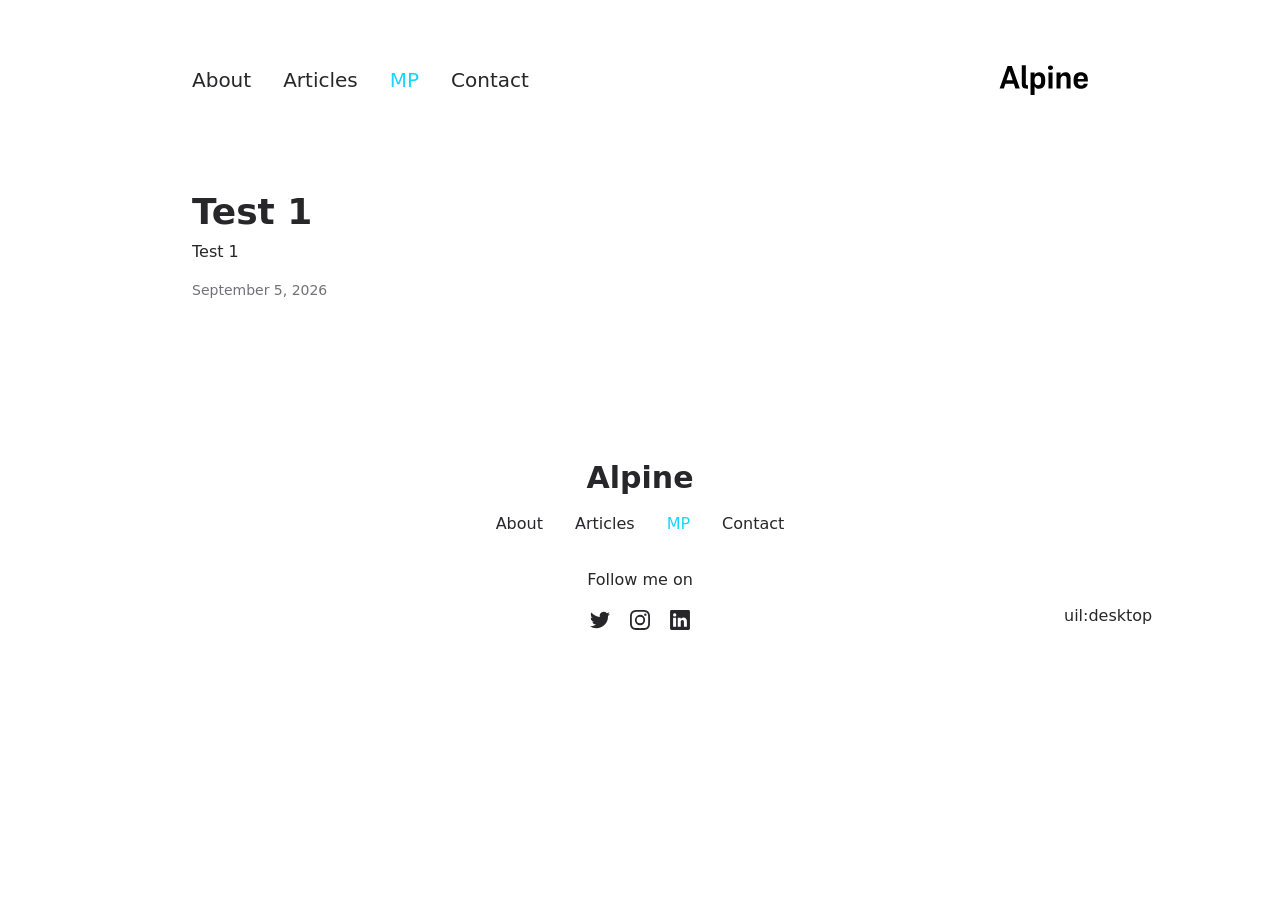
<file: mp/index.html>
<!DOCTYPE html><html  lang="en"><head><meta charset="utf-8">
<meta name="viewport" content="width=device-width, initial-scale=1">
<title>MP</title>
<link rel="stylesheet" href="/_nuxt/entry.FN4B8y1p.css" crossorigin>
<link rel="stylesheet" href="/_nuxt/DocumentDrivenNotFound.CcgiPiUf.css" crossorigin>
<link rel="stylesheet" href="/_nuxt/ArticlesList.yObXz8I5.css" crossorigin>
<link rel="stylesheet" href="/_nuxt/ArticlesListItem.CPtXJMA-.css" crossorigin>
<link rel="stylesheet" href="/_nuxt/ProseA.CKYwg7Vi.css" crossorigin>
<link rel="stylesheet" href="/_nuxt/ProseCodeInline.BpIBD3bf.css" crossorigin>
<link rel="preload" as="fetch" crossorigin="anonymous" href="/mp/_payload.json?_b=267792a1-df66-4952-b792-bdc9a00469fd">
<link rel="modulepreload" as="script" crossorigin href="/_nuxt/CjiepnJO.js">
<link rel="modulepreload" as="script" crossorigin href="/_nuxt/BJVPfCN9.js">
<link rel="modulepreload" as="script" crossorigin href="/_nuxt/CTB3kH4F.js">
<link rel="modulepreload" as="script" crossorigin href="/_nuxt/B2JDE1Kw.js">
<link rel="modulepreload" as="script" crossorigin href="/_nuxt/BBem1-0-.js">
<link rel="modulepreload" as="script" crossorigin href="/_nuxt/Dwys9pnB.js">
<link rel="modulepreload" as="script" crossorigin href="/_nuxt/DO-USROL.js">
<link rel="modulepreload" as="script" crossorigin href="/_nuxt/CC1Ip9_s.js">
<link rel="modulepreload" as="script" crossorigin href="/_nuxt/Dhbw4Ysz.js">
<link rel="modulepreload" as="script" crossorigin href="/_nuxt/DYZlfoOX.js">
<link rel="modulepreload" as="script" crossorigin href="/_nuxt/BjDqAKJS.js">
<link rel="modulepreload" as="script" crossorigin href="/_nuxt/BcWussCh.js">
<link rel="modulepreload" as="script" crossorigin href="/_nuxt/CLux9Sl9.js">
<link rel="modulepreload" as="script" crossorigin href="/_nuxt/B7BZTYfG.js">
<link rel="modulepreload" as="script" crossorigin href="/_nuxt/DMW3Jn-V.js">
<script type="module" src="/_nuxt/CjiepnJO.js" crossorigin></script>
<link rel="prefetch" as="style" crossorigin href="/_nuxt/article.DNJYfHPG.css">
<link rel="prefetch" as="script" crossorigin href="/_nuxt/Bn_t-if4.js">
<link rel="prefetch" as="script" crossorigin href="/_nuxt/6X8-HWhb.js">
<link rel="prefetch" as="script" crossorigin href="/_nuxt/Bgpfb5lP.js">
<link rel="prefetch" as="style" crossorigin href="/_nuxt/useStudio.C7emnOp-.css">
<link rel="prefetch" as="script" crossorigin href="/_nuxt/C_jKrZwB.js">
<link rel="prefetch" as="style" crossorigin href="/_nuxt/error-404.CgUV78VA.css">
<link rel="prefetch" as="script" crossorigin href="/_nuxt/Bawy-9TX.js">
<link rel="prefetch" as="style" crossorigin href="/_nuxt/error-500.ClOsYwhK.css">
<link rel="prefetch" as="script" crossorigin href="/_nuxt/BtIlvOh7.js">
<meta name="twitter:card" content="summary_large_image">
<meta property="og:title" content="MP">
<meta name="description" content="The minimalist blog theme">
<meta property="og:description" content="The minimalist blog theme">
<meta property="og:image" content="/social-card-preview.png">
<meta property="og:image:width" content="400">
<meta property="og:image:height" content="300">
<meta property="og:image:alt" content="An image showcasing my project."><style id="pinceau-runtime-hydratable">@media{.phy[--]{--puid:EKzUnl-v;}.pv-Cp6Jns{max-width:var(--elements-container-maxWidth);padding-left:var(--elements-container-padding-mobile);padding-right:var(--elements-container-padding-mobile);}@media (min-width: 475px){.pv-Cp6Jns{padding-left:var(--elements-container-padding-xs);padding-right:var(--elements-container-padding-xs);}}@media (min-width: 640px){.pv-Cp6Jns{padding-left:var(--elements-container-padding-sm);padding-right:var(--elements-container-padding-sm);}}@media (min-width: 768px){.pv-Cp6Jns{padding-left:var(--elements-container-padding-md);padding-right:var(--elements-container-padding-md);}}} </style><style id="pinceau-theme">@media { :root {--pinceau-mq: initial; --alpine-readableLine: 68ch;--alpine-backdrop-backgroundColor: #f4f4f5b3;--prose-code-inline-padding: 0.2rem 0.375rem 0.2rem 0.375rem;--prose-code-block-backdropFilter: contrast(1);--prose-code-block-border-style: solid;--prose-code-block-border-width: 1px;--prose-tbody-tr-borderBottom-style: dashed;--prose-tbody-tr-borderBottom-width: 1px;--prose-th-textAlign: inherit;--prose-thead-borderBottom-style: solid;--prose-thead-borderBottom-width: 1px;--prose-thead-border-style: solid;--prose-thead-border-width: 0px;--prose-table-textAlign: start;--prose-hr-width: 1px;--prose-hr-style: solid;--prose-li-listStylePosition: outside;--prose-ol-li-markerColor: currentColor;--prose-ol-paddingInlineStart: 21px;--prose-ol-listStyleType: decimal;--prose-ul-li-markerColor: currentColor;--prose-ul-paddingInlineStart: 21px;--prose-ul-listStyleType: disc;--prose-blockquote-border-style: solid;--prose-blockquote-border-width: 4px;--prose-blockquote-quotes: '201C' '201D' '2018' '2019';--prose-blockquote-paddingInlineStart: 24px;--prose-a-code-color-hover: currentColor;--prose-a-code-color-static: currentColor;--prose-a-hasCode-borderBottom: none;--prose-a-border-distance: 2px;--prose-a-border-color-hover: currentColor;--prose-a-border-color-static: currentColor;--prose-a-border-style-hover: solid;--prose-a-border-style-static: dashed;--prose-a-border-width: 1px;--prose-a-color-static: inherit;--prose-a-textDecoration: none;--prose-h6-margin: 3rem 0 2rem;--prose-h5-margin: 3rem 0 2rem;--prose-h4-margin: 3rem 0 2rem;--prose-h3-margin: 3rem 0 2rem;--prose-h2-margin: 3rem 0 2rem;--prose-h1-margin: 0 0 2rem;--prose-p-fontSize: 18px;--typography-lead-loose: 2;--typography-lead-relaxed: 1.625;--typography-lead-normal: 1.5;--typography-lead-snug: 1.375;--typography-lead-tight: 1.25;--typography-lead-none: 1;--typography-lead-10: 2.5rem;--typography-lead-9: 2.25rem;--typography-lead-8: 2rem;--typography-lead-7: 1.75rem;--typography-lead-6: 1.5rem;--typography-lead-5: 1.25rem;--typography-lead-4: 1rem;--typography-lead-3: .75rem;--typography-lead-2: .5rem;--typography-lead-1: .025rem;--typography-fontWeight-black: 900;--typography-fontWeight-extrabold: 800;--typography-fontWeight-bold: 700;--typography-fontWeight-semibold: 600;--typography-fontWeight-medium: 500;--typography-fontWeight-normal: 400;--typography-fontWeight-light: 300;--typography-fontWeight-extralight: 200;--typography-fontWeight-thin: 100;--typography-fontSize-9xl: 128px;--typography-fontSize-8xl: 96px;--typography-fontSize-7xl: 72px;--typography-fontSize-6xl: 60px;--typography-fontSize-5xl: 48px;--typography-fontSize-4xl: 36px;--typography-fontSize-3xl: 30px;--typography-fontSize-2xl: 24px;--typography-fontSize-xl: 20px;--typography-fontSize-lg: 18px;--typography-fontSize-base: 16px;--typography-fontSize-sm: 14px;--typography-fontSize-xs: 12px;--typography-letterSpacing-wide: 0.025em;--typography-letterSpacing-tight: -0.025em;--typography-verticalMargin-base: 24px;--typography-verticalMargin-sm: 16px;--elements-border-secondary-hover: [object Object];--elements-backdrop-background: #fffc;--elements-backdrop-filter: saturate(200%) blur(20px);--elements-container-maxWidth: 64rem;--lead-loose: 2;--lead-relaxed: 1.625;--lead-normal: 1.5;--lead-snug: 1.375;--lead-tight: 1.25;--lead-none: 1;--lead-10: 2.5rem;--lead-9: 2.25rem;--lead-8: 2rem;--lead-7: 1.75rem;--lead-6: 1.5rem;--lead-5: 1.25rem;--lead-4: 1rem;--lead-3: .75rem;--lead-2: .5rem;--lead-1: .025rem;--letterSpacing-widest: 0.1em;--letterSpacing-wider: 0.05em;--letterSpacing-wide: 0.025em;--letterSpacing-normal: 0em;--letterSpacing-tight: -0.025em;--letterSpacing-tighter: -0.05em;--fontSize-9xl: 8rem;--fontSize-8xl: 6rem;--fontSize-7xl: 4.5rem;--fontSize-6xl: 3.75rem;--fontSize-5xl: 3rem;--fontSize-4xl: 2.25rem;--fontSize-3xl: 1.875rem;--fontSize-2xl: 1.5rem;--fontSize-xl: 1.25rem;--fontSize-lg: 1.125rem;--fontSize-base: 1rem;--fontSize-sm: 0.875rem;--fontSize-xs: 0.75rem;--fontWeight-black: 900;--fontWeight-extrabold: 800;--fontWeight-bold: 700;--fontWeight-semibold: 600;--fontWeight-medium: 500;--fontWeight-normal: 400;--fontWeight-light: 300;--fontWeight-extralight: 200;--fontWeight-thin: 100;--font-mono: ui-monospace, SFMono-Regular, Menlo, Monaco, Consolas, Liberation Mono, Courier New, monospace;--font-serif: ui-serif, Georgia, Cambria, Times New Roman, Times, serif;--font-sans: ui-sans-serif, system-ui, -apple-system, BlinkMacSystemFont, Segoe UI, Roboto, Helvetica Neue, Arial, Noto Sans, sans-serif, Apple Color Emoji, Segoe UI Emoji, Segoe UI Symbol, Noto Color Emoji;--opacity-total: 1;--opacity-high: 0.8;--opacity-medium: 0.5;--opacity-soft: 0.3;--opacity-light: 0.15;--opacity-bright: 0.1;--opacity-noOpacity: 0;--borderWidth-lg: 3px;--borderWidth-md: 2px;--borderWidth-sm: 1px;--borderWidth-noBorder: 0;--space-rem-875: 0.875rem;--space-rem-625: 0.625rem;--space-rem-375: 0.375rem;--space-rem-125: 0.125rem;--space-px: 1px;--space-128: 32rem;--space-96: 24rem;--space-80: 20rem;--space-72: 18rem;--space-64: 16rem;--space-60: 15rem;--space-56: 14rem;--space-52: 13rem;--space-48: 12rem;--space-44: 11rem;--space-40: 10rem;--space-36: 9rem;--space-32: 8rem;--space-28: 7rem;--space-24: 6rem;--space-20: 5rem;--space-16: 4rem;--space-14: 3.5rem;--space-12: 3rem;--space-11: 2.75rem;--space-10: 2.5rem;--space-9: 2.25rem;--space-8: 2rem;--space-7: 1.75rem;--space-6: 1.5rem;--space-5: 1.25rem;--space-4: 1rem;--space-3: 0.75rem;--space-2: 0.5rem;--space-1: 0.25rem;--space-0: 0px;--size-full: 100%;--size-7xl: 80rem;--size-6xl: 72rem;--size-5xl: 64rem;--size-4xl: 56rem;--size-3xl: 48rem;--size-2xl: 42rem;--size-xl: 36rem;--size-lg: 32rem;--size-md: 28rem;--size-sm: 24rem;--size-xs: 20rem;--size-200: 200px;--size-104: 104px;--size-80: 80px;--size-64: 64px;--size-56: 56px;--size-48: 48px;--size-40: 40px;--size-32: 32px;--size-24: 24px;--size-20: 20px;--size-16: 16px;--size-12: 12px;--size-8: 8px;--size-6: 6px;--size-4: 4px;--size-2: 2px;--size-0: 0px;--radii-full: 9999px;--radii-3xl: 1.75rem;--radii-2xl: 1.5rem;--radii-xl: 1rem;--radii-lg: 0.75rem;--radii-md: 0.5rem;--radii-sm: 0.375rem;--radii-xs: 0.25rem;--radii-2xs: 0.125rem;--radii-none: 0px;--shadow-none: 0px 0px 0px 0px transparent;--shadow-lg: 0px 10px 15px -3px #000000, 0px 4px 6px -4px #000000;--shadow-md: 0px 4px 6px -1px #000000, 0px 2px 4px -2px #000000;--shadow-sm: 0px 1px 3px 0px #000000, 0px 1px 2px -1px #000000;--shadow-xs: 0px 1px 2px 0px #000000;--height-screen: 100vh;--width-screen: 100vw;--color-primary-900: #002e38;--color-primary-800: #005c70;--color-primary-700: #008aa9;--color-primary-600: #00b9e1;--color-primary-500: #1ad6ff;--color-primary-400: #40ddff;--color-primary-300: #66e4ff;--color-primary-200: #8deaff;--color-primary-100: #b3f1ff;--color-primary-50: #d9f8ff;--color-ruby-900: #380011;--color-ruby-800: #700021;--color-ruby-700: #a90032;--color-ruby-600: #e10043;--color-ruby-500: #ff1a5e;--color-ruby-400: #ff4079;--color-ruby-300: #ff6694;--color-ruby-200: #ff8dae;--color-ruby-100: #ffb3c9;--color-ruby-50: #ffd9e4;--color-pink-900: #380025;--color-pink-800: #70004b;--color-pink-700: #a90070;--color-pink-600: #e10095;--color-pink-500: #ff1ab2;--color-pink-400: #ff40bf;--color-pink-300: #ff66cc;--color-pink-200: #ff8dd8;--color-pink-100: #ffb3e5;--color-pink-50: #ffd9f2;--color-purple-900: #190038;--color-purple-800: #330070;--color-purple-700: #4c00a9;--color-purple-600: #6500e1;--color-purple-500: #811aff;--color-purple-400: #9640ff;--color-purple-300: #ab66ff;--color-purple-200: #c08dff;--color-purple-100: #d5b3ff;--color-purple-50: #ead9ff;--color-royalblue-900: #0b0531;--color-royalblue-800: #160a62;--color-royalblue-700: #211093;--color-royalblue-600: #2c15c4;--color-royalblue-500: #4127e8;--color-royalblue-400: #614bec;--color-royalblue-300: #806ff0;--color-royalblue-200: #a093f3;--color-royalblue-100: #c0b7f7;--color-royalblue-50: #dfdbfb;--color-indigoblue-900: #001238;--color-indigoblue-800: #002370;--color-indigoblue-700: #0035a9;--color-indigoblue-600: #0047e1;--color-indigoblue-500: #1a62ff;--color-indigoblue-400: #407cff;--color-indigoblue-300: #6696ff;--color-indigoblue-200: #8db0ff;--color-indigoblue-100: #b3cbff;--color-indigoblue-50: #d9e5ff;--color-blue-900: #002438;--color-blue-800: #004870;--color-blue-700: #006ca9;--color-blue-600: #0090e1;--color-blue-500: #1aadff;--color-blue-400: #40bbff;--color-blue-300: #66c8ff;--color-blue-200: #8dd6ff;--color-blue-100: #b3e4ff;--color-blue-50: #d9f1ff;--color-lightblue-900: #002e38;--color-lightblue-800: #005c70;--color-lightblue-700: #008aa9;--color-lightblue-600: #00b9e1;--color-lightblue-500: #1ad6ff;--color-lightblue-400: #40ddff;--color-lightblue-300: #66e4ff;--color-lightblue-200: #8deaff;--color-lightblue-100: #b3f1ff;--color-lightblue-50: #d9f8ff;--color-teal-900: #062a28;--color-teal-800: #0b544f;--color-teal-700: #117d77;--color-teal-600: #16a79e;--color-teal-500: #1cd1c6;--color-teal-400: #36e4da;--color-teal-300: #5fe9e1;--color-teal-200: #87efe9;--color-teal-100: #aff4f0;--color-teal-50: #d7faf8;--color-pear-900: #2a2b09;--color-pear-800: #545512;--color-pear-700: #7e801b;--color-pear-600: #a8aa24;--color-pear-500: #d0d32f;--color-pear-400: #d8da52;--color-pear-300: #e0e274;--color-pear-200: #e8e997;--color-pear-100: #eff0ba;--color-pear-50: #f7f8dc;--color-red-900: #380300;--color-red-800: #700700;--color-red-700: #a90a00;--color-red-600: #e10e00;--color-red-500: #ff281a;--color-red-400: #ff4c40;--color-red-300: #ff7066;--color-red-200: #ff948d;--color-red-100: #ffb7b3;--color-red-50: #ffdbd9;--color-orange-900: #381800;--color-orange-800: #702f00;--color-orange-700: #a94700;--color-orange-600: #e15e00;--color-orange-500: #ff7a1a;--color-orange-400: #ff9040;--color-orange-300: #ffa666;--color-orange-200: #ffbd8d;--color-orange-100: #ffd3b3;--color-orange-50: #ffe9d9;--color-yellow-900: #362b03;--color-yellow-800: #6d5605;--color-yellow-700: #a38108;--color-yellow-600: #daac0a;--color-yellow-500: #f5c828;--color-yellow-400: #f7d14c;--color-yellow-300: #f8da70;--color-yellow-200: #fae393;--color-yellow-100: #fcedb7;--color-yellow-50: #fdf6db;--color-green-900: #003f25;--color-green-800: #005e38;--color-green-700: #007e4a;--color-green-600: #009d5d;--color-green-500: #00bd6f;--color-green-400: #00dc82;--color-green-300: #30ffaa;--color-green-200: #83ffcc;--color-green-100: #acffdd;--color-green-50: #d6ffee;--color-gray-900: #18181B;--color-gray-800: #27272A;--color-gray-700: #3f3f46;--color-gray-600: #52525B;--color-gray-500: #71717A;--color-gray-400: #a1a1aa;--color-gray-300: #D4d4d8;--color-gray-200: #e4e4e7;--color-gray-100: #f4f4f5;--color-gray-50: #fafafa;--color-black: #0c0c0d;--color-white: #FFFFFF;--media-portrait: only screen and (orientation: portrait);--media-landscape: only screen and (orientation: landscape);--media-rm: (prefers-reduced-motion: reduce);--media-2xl: (min-width: 1536px);--media-xl: (min-width: 1280px);--media-lg: (min-width: 1024px);--media-md: (min-width: 768px);--media-sm: (min-width: 640px);--media-xs: (min-width: 475px);--alpine-body-color: var(--color-gray-800);--alpine-body-backgroundColor: var(--color-white);--prose-code-inline-fontWeight: var(--typography-fontWeight-normal);--prose-code-inline-fontSize: var(--typography-fontSize-sm);--prose-code-inline-borderRadius: var(--radii-xs);--prose-code-block-pre-padding: var(--typography-verticalMargin-sm);--prose-code-block-margin: var(--typography-verticalMargin-base) 0;--prose-code-block-fontSize: var(--typography-fontSize-sm);--prose-tbody-code-inline-fontSize: var(--typography-fontSize-sm);--prose-tbody-td-padding: var(--typography-verticalMargin-sm);--prose-th-fontWeight: var(--typography-fontWeight-semibold);--prose-th-padding: 0 var(--typography-verticalMargin-sm) var(--typography-verticalMargin-sm) var(--typography-verticalMargin-sm);--prose-table-lineHeight: var(--typography-lead-6);--prose-table-fontSize: var(--typography-fontSize-sm);--prose-table-margin: var(--typography-verticalMargin-base) 0;--prose-hr-margin: var(--typography-verticalMargin-base) 0;--prose-li-margin: var(--typography-verticalMargin-sm) 0;--prose-ol-margin: var(--typography-verticalMargin-base) 0;--prose-ul-margin: var(--typography-verticalMargin-base) 0;--prose-blockquote-margin: var(--typography-verticalMargin-base) 0;--prose-a-code-border-style: var(--prose-a-border-style-static);--prose-a-code-border-width: var(--prose-a-border-width);--prose-a-fontWeight: var(--typography-fontWeight-medium);--prose-img-margin: var(--typography-verticalMargin-base) 0;--prose-strong-fontWeight: var(--typography-fontWeight-semibold);--prose-h6-iconSize: var(--typography-fontSize-base);--prose-h6-fontWeight: var(--typography-fontWeight-semibold);--prose-h6-lineHeight: var(--typography-lead-normal);--prose-h6-fontSize: var(--typography-fontSize-lg);--prose-h5-iconSize: var(--typography-fontSize-lg);--prose-h5-fontWeight: var(--typography-fontWeight-semibold);--prose-h5-lineHeight: var(--typography-lead-snug);--prose-h5-fontSize: var(--typography-fontSize-xl);--prose-h4-iconSize: var(--typography-fontSize-lg);--prose-h4-letterSpacing: var(--typography-letterSpacing-tight);--prose-h4-fontWeight: var(--typography-fontWeight-semibold);--prose-h4-lineHeight: var(--typography-lead-snug);--prose-h4-fontSize: var(--typography-fontSize-2xl);--prose-h3-iconSize: var(--typography-fontSize-xl);--prose-h3-letterSpacing: var(--typography-letterSpacing-tight);--prose-h3-fontWeight: var(--typography-fontWeight-semibold);--prose-h3-lineHeight: var(--typography-lead-snug);--prose-h3-fontSize: var(--typography-fontSize-3xl);--prose-h2-iconSize: var(--typography-fontSize-2xl);--prose-h2-letterSpacing: var(--typography-letterSpacing-tight);--prose-h2-fontWeight: var(--typography-fontWeight-semibold);--prose-h2-lineHeight: var(--typography-lead-tight);--prose-h2-fontSize: var(--typography-fontSize-4xl);--prose-h1-iconSize: var(--typography-fontSize-3xl);--prose-h1-letterSpacing: var(--typography-letterSpacing-tight);--prose-h1-fontWeight: var(--typography-fontWeight-bold);--prose-h1-lineHeight: var(--typography-lead-tight);--prose-h1-fontSize: var(--typography-fontSize-5xl);--prose-p-br-margin: var(--typography-verticalMargin-base) 0 0 0;--prose-p-margin: var(--typography-verticalMargin-base) 0;--prose-p-lineHeight: var(--typography-lead-normal);--typography-color-primary-900: var(--color-primary-900);--typography-color-primary-800: var(--color-primary-800);--typography-color-primary-700: var(--color-primary-700);--typography-color-primary-600: var(--color-primary-600);--typography-color-primary-500: var(--color-primary-500);--typography-color-primary-400: var(--color-primary-400);--typography-color-primary-300: var(--color-primary-300);--typography-color-primary-200: var(--color-primary-200);--typography-color-primary-100: var(--color-primary-100);--typography-color-primary-50: var(--color-primary-50);--typography-font-code: var(--font-mono);--typography-font-body: var(--font-sans);--typography-font-display: var(--font-sans);--typography-body-backgroundColor: var(--color-white);--typography-body-color: var(--color-black);--elements-state-danger-borderColor-secondary: var(--color-red-200);--elements-state-danger-borderColor-primary: var(--color-red-100);--elements-state-danger-backgroundColor-secondary: var(--color-red-100);--elements-state-danger-backgroundColor-primary: var(--color-red-50);--elements-state-danger-color-secondary: var(--color-red-600);--elements-state-danger-color-primary: var(--color-red-500);--elements-state-warning-borderColor-secondary: var(--color-yellow-200);--elements-state-warning-borderColor-primary: var(--color-yellow-100);--elements-state-warning-backgroundColor-secondary: var(--color-yellow-100);--elements-state-warning-backgroundColor-primary: var(--color-yellow-50);--elements-state-warning-color-secondary: var(--color-yellow-700);--elements-state-warning-color-primary: var(--color-yellow-600);--elements-state-success-borderColor-secondary: var(--color-green-200);--elements-state-success-borderColor-primary: var(--color-green-100);--elements-state-success-backgroundColor-secondary: var(--color-green-100);--elements-state-success-backgroundColor-primary: var(--color-green-50);--elements-state-success-color-secondary: var(--color-green-600);--elements-state-success-color-primary: var(--color-green-500);--elements-state-info-borderColor-secondary: var(--color-blue-200);--elements-state-info-borderColor-primary: var(--color-blue-100);--elements-state-info-backgroundColor-secondary: var(--color-blue-100);--elements-state-info-backgroundColor-primary: var(--color-blue-50);--elements-state-info-color-secondary: var(--color-blue-600);--elements-state-info-color-primary: var(--color-blue-500);--elements-state-primary-borderColor-secondary: var(--color-primary-200);--elements-state-primary-borderColor-primary: var(--color-primary-100);--elements-state-primary-backgroundColor-secondary: var(--color-primary-100);--elements-state-primary-backgroundColor-primary: var(--color-primary-50);--elements-state-primary-color-secondary: var(--color-primary-700);--elements-state-primary-color-primary: var(--color-primary-600);--elements-surface-secondary-backgroundColor: var(--color-gray-200);--elements-surface-primary-backgroundColor: var(--color-gray-100);--elements-surface-background-base: var(--color-gray-100);--elements-border-secondary-static: var(--color-gray-200);--elements-border-primary-hover: var(--color-gray-200);--elements-border-primary-static: var(--color-gray-100);--elements-container-padding-md: var(--space-16);--elements-container-padding-sm: var(--space-12);--elements-container-padding-xs: var(--space-8);--elements-container-padding-mobile: var(--space-6);--elements-text-secondary-color-hover: var(--color-gray-700);--elements-text-secondary-color-static: var(--color-gray-500);--elements-text-primary-color-static: var(--color-gray-900);--text-6xl-lineHeight: var(--lead-none);--text-6xl-fontSize: var(--fontSize-6xl);--text-5xl-lineHeight: var(--lead-none);--text-5xl-fontSize: var(--fontSize-5xl);--text-4xl-lineHeight: var(--lead-10);--text-4xl-fontSize: var(--fontSize-4xl);--text-3xl-lineHeight: var(--lead-9);--text-3xl-fontSize: var(--fontSize-3xl);--text-2xl-lineHeight: var(--lead-8);--text-2xl-fontSize: var(--fontSize-2xl);--text-xl-lineHeight: var(--lead-7);--text-xl-fontSize: var(--fontSize-xl);--text-lg-lineHeight: var(--lead-7);--text-lg-fontSize: var(--fontSize-lg);--text-base-lineHeight: var(--lead-6);--text-base-fontSize: var(--fontSize-base);--text-sm-lineHeight: var(--lead-5);--text-sm-fontSize: var(--fontSize-sm);--text-xs-lineHeight: var(--lead-4);--text-xs-fontSize: var(--fontSize-xs);--shadow-2xl: 0px 25px 50px -12px var(--color-gray-900);--shadow-xl: 0px 20px 25px -5px var(--color-gray-400), 0px 8px 10px -6px #000000;--color-secondary-900: var(--color-gray-900);--color-secondary-800: var(--color-gray-800);--color-secondary-700: var(--color-gray-700);--color-secondary-600: var(--color-gray-600);--color-secondary-500: var(--color-gray-500);--color-secondary-400: var(--color-gray-400);--color-secondary-300: var(--color-gray-300);--color-secondary-200: var(--color-gray-200);--color-secondary-100: var(--color-gray-100);--color-secondary-50: var(--color-gray-50);--prose-a-code-background-hover: var(--typography-color-primary-50);--prose-a-code-border-color-hover: var(--typography-color-primary-500);--prose-a-color-hover: var(--typography-color-primary-500);--typography-color-secondary-900: var(--color-secondary-900);--typography-color-secondary-800: var(--color-secondary-800);--typography-color-secondary-700: var(--color-secondary-700);--typography-color-secondary-600: var(--color-secondary-600);--typography-color-secondary-500: var(--color-secondary-500);--typography-color-secondary-400: var(--color-secondary-400);--typography-color-secondary-300: var(--color-secondary-300);--typography-color-secondary-200: var(--color-secondary-200);--typography-color-secondary-100: var(--color-secondary-100);--typography-color-secondary-50: var(--color-secondary-50);--prose-code-inline-backgroundColor: var(--typography-color-secondary-100);--prose-code-inline-color: var(--typography-color-secondary-700);--prose-code-block-backgroundColor: var(--typography-color-secondary-100);--prose-code-block-color: var(--typography-color-secondary-700);--prose-code-block-border-color: var(--typography-color-secondary-200);--prose-tbody-tr-borderBottom-color: var(--typography-color-secondary-200);--prose-th-color: var(--typography-color-secondary-600);--prose-thead-borderBottom-color: var(--typography-color-secondary-200);--prose-thead-border-color: var(--typography-color-secondary-300);--prose-hr-color: var(--typography-color-secondary-200);--prose-blockquote-border-color: var(--typography-color-secondary-200);--prose-blockquote-color: var(--typography-color-secondary-500);--prose-a-code-border-color-static: var(--typography-color-secondary-400); } }@media { :root.dark {--pinceau-mq: dark; --alpine-backdrop-backgroundColor: #18181bb3;--prose-code-block-backdropFilter: contrast(1);--prose-ol-li-markerColor: currentColor;--prose-ul-li-markerColor: currentColor;--prose-a-code-color-hover: currentColor;--prose-a-code-color-static: currentColor;--prose-a-border-color-hover: currentColor;--prose-a-border-color-static: currentColor;--prose-a-color-static: inherit;--elements-backdrop-background: #0c0d0ccc;--alpine-body-color: var(--color-gray-200);--alpine-body-backgroundColor: var(--color-black);--typography-body-backgroundColor: var(--color-black);--typography-body-color: var(--color-white);--elements-state-danger-borderColor-secondary: var(--color-red-700);--elements-state-danger-borderColor-primary: var(--color-red-800);--elements-state-danger-backgroundColor-secondary: var(--color-red-800);--elements-state-danger-backgroundColor-primary: var(--color-red-900);--elements-state-danger-color-secondary: var(--color-red-200);--elements-state-danger-color-primary: var(--color-red-300);--elements-state-warning-borderColor-secondary: var(--color-yellow-700);--elements-state-warning-borderColor-primary: var(--color-yellow-800);--elements-state-warning-backgroundColor-secondary: var(--color-yellow-800);--elements-state-warning-backgroundColor-primary: var(--color-yellow-900);--elements-state-warning-color-secondary: var(--color-yellow-200);--elements-state-warning-color-primary: var(--color-yellow-400);--elements-state-success-borderColor-secondary: var(--color-green-700);--elements-state-success-borderColor-primary: var(--color-green-800);--elements-state-success-backgroundColor-secondary: var(--color-green-800);--elements-state-success-backgroundColor-primary: var(--color-green-900);--elements-state-success-color-secondary: var(--color-green-200);--elements-state-success-color-primary: var(--color-green-400);--elements-state-info-borderColor-secondary: var(--color-blue-700);--elements-state-info-borderColor-primary: var(--color-blue-800);--elements-state-info-backgroundColor-secondary: var(--color-blue-800);--elements-state-info-backgroundColor-primary: var(--color-blue-900);--elements-state-info-color-secondary: var(--color-blue-200);--elements-state-info-color-primary: var(--color-blue-400);--elements-state-primary-borderColor-secondary: var(--color-primary-700);--elements-state-primary-borderColor-primary: var(--color-primary-800);--elements-state-primary-backgroundColor-secondary: var(--color-primary-800);--elements-state-primary-backgroundColor-primary: var(--color-primary-900);--elements-state-primary-color-secondary: var(--color-primary-200);--elements-state-primary-color-primary: var(--color-primary-400);--elements-surface-secondary-backgroundColor: var(--color-gray-800);--elements-surface-primary-backgroundColor: var(--color-gray-900);--elements-surface-background-base: var(--color-gray-900);--elements-border-secondary-static: var(--color-gray-800);--elements-border-primary-hover: var(--color-gray-800);--elements-border-primary-static: var(--color-gray-900);--elements-text-secondary-color-hover: var(--color-gray-200);--elements-text-secondary-color-static: var(--color-gray-400);--elements-text-primary-color-static: var(--color-gray-50);--prose-a-code-background-hover: var(--typography-color-primary-900);--prose-a-code-border-color-hover: var(--typography-color-primary-600);--prose-a-color-hover: var(--typography-color-primary-400);--prose-code-inline-backgroundColor: var(--typography-color-secondary-800);--prose-code-inline-color: var(--typography-color-secondary-200);--prose-code-block-backgroundColor: var(--typography-color-secondary-900);--prose-code-block-color: var(--typography-color-secondary-200);--prose-code-block-border-color: var(--typography-color-secondary-800);--prose-tbody-tr-borderBottom-color: var(--typography-color-secondary-800);--prose-th-color: var(--typography-color-secondary-400);--prose-thead-borderBottom-color: var(--typography-color-secondary-800);--prose-thead-border-color: var(--typography-color-secondary-600);--prose-hr-color: var(--typography-color-secondary-800);--prose-blockquote-border-color: var(--typography-color-secondary-700);--prose-blockquote-color: var(--typography-color-secondary-400);--prose-a-code-border-color-static: var(--typography-color-secondary-600); } }</style><script>"use strict";const w=window,de=document.documentElement,knownColorSchemes=["dark","light"],preference=window.localStorage.getItem("nuxt-color-mode")||"system";let value=preference==="system"?getColorScheme():preference;const forcedColorMode=de.getAttribute("data-color-mode-forced");forcedColorMode&&(value=forcedColorMode),addColorScheme(value),w["__NUXT_COLOR_MODE__"]={preference,value,getColorScheme,addColorScheme,removeColorScheme};function addColorScheme(e){const o=""+e+"",t="";de.classList?de.classList.add(o):de.className+=" "+o,t&&de.setAttribute("data-"+t,e)}function removeColorScheme(e){const o=""+e+"",t="";de.classList?de.classList.remove(o):de.className=de.className.replace(new RegExp(o,"g"),""),t&&de.removeAttribute("data-"+t)}function prefersColorScheme(e){return w.matchMedia("(prefers-color-scheme"+e+")")}function getColorScheme(){if(w.matchMedia&&prefersColorScheme("").media!=="not all"){for(const e of knownColorSchemes)if(prefersColorScheme(":"+e).matches)return e}return"light"}
</script></head><body><div id="__nuxt"><div class="container pv-Cp6Jns pc-EKzUnl app-layout" data-v-7b318731 data-v-11acfbc0><!--[--><div class="nuxt-progress" style="width:0%;height:3px;opacity:0;background-size:Infinity% auto;" data-v-7b318731></div><header class="right" data-v-7b318731 data-v-13bfb858><div class="menu" data-v-13bfb858><button aria-label="Navigation Menu" data-v-13bfb858><svg width="24" height="24" viewBox="0 0 68 68" fill="currentColor" xmlns="http://www.w3.org/2000/svg" data-v-13bfb858><path d="M8 34C8 32.1362 8 31.2044 8.30448 30.4693C8.71046 29.4892 9.48915 28.7105 10.4693 28.3045C11.2044 28 12.1362 28 14 28C15.8638 28 16.7956 28 17.5307 28.3045C18.5108 28.7105 19.2895 29.4892 19.6955 30.4693C20 31.2044 20 32.1362 20 34C20 35.8638 20 36.7956 19.6955 37.5307C19.2895 38.5108 18.5108 39.2895 17.5307 39.6955C16.7956 40 15.8638 40 14 40C12.1362 40 11.2044 40 10.4693 39.6955C9.48915 39.2895 8.71046 38.5108 8.30448 37.5307C8 36.7956 8 35.8638 8 34Z" data-v-13bfb858></path><path d="M28 34C28 32.1362 28 31.2044 28.3045 30.4693C28.7105 29.4892 29.4892 28.7105 30.4693 28.3045C31.2044 28 32.1362 28 34 28C35.8638 28 36.7956 28 37.5307 28.3045C38.5108 28.7105 39.2895 29.4892 39.6955 30.4693C40 31.2044 40 32.1362 40 34C40 35.8638 40 36.7956 39.6955 37.5307C39.2895 38.5108 38.5108 39.2895 37.5307 39.6955C36.7956 40 35.8638 40 34 40C32.1362 40 31.2044 40 30.4693 39.6955C29.4892 39.2895 28.7105 38.5108 28.3045 37.5307C28 36.7956 28 35.8638 28 34Z" data-v-13bfb858></path><path d="M48 34C48 32.1362 48 31.2044 48.3045 30.4693C48.7105 29.4892 49.4892 28.7105 50.4693 28.3045C51.2044 28 52.1362 28 54 28C55.8638 28 56.7956 28 57.5307 28.3045C58.5108 28.7105 59.2895 29.4892 59.6955 30.4693C60 31.2044 60 32.1362 60 34C60 35.8638 60 36.7956 59.6955 37.5307C59.2895 38.5108 58.5108 39.2895 57.5307 39.6955C56.7956 40 55.8638 40 54 40C52.1362 40 51.2044 40 50.4693 39.6955C49.4892 39.2895 48.7105 38.5108 48.3045 37.5307C48 36.7956 48 35.8638 48 34Z" data-v-13bfb858></path></svg></button></div><div class="overlay" data-v-13bfb858><nav data-v-13bfb858 data-v-2513d3cf><ul data-v-2513d3cf><!--[--><li data-v-2513d3cf><a href="/" class="" data-v-2513d3cf><span class="underline-fx" data-v-2513d3cf></span> About</a></li><li data-v-2513d3cf><a href="/articles" class="" data-v-2513d3cf><span class="underline-fx" data-v-2513d3cf></span> Articles</a></li><li data-v-2513d3cf><a aria-current="page" href="/mp" class="router-link-active router-link-exact-active" data-v-2513d3cf><span class="underline-fx" data-v-2513d3cf></span> MP</a></li><li data-v-2513d3cf><a href="/contact" class="" data-v-2513d3cf><span class="underline-fx" data-v-2513d3cf></span> Contact</a></li><!--]--></ul></nav></div><div class="logo" data-v-13bfb858><a href="/" class="" data-v-13bfb858><img src="/logo-dark.svg" class="dark-img" alt="alpine" width="89" height="31" data-v-13bfb858><img src="/logo.svg" class="light-img" alt="alpine" width="89" height="31" data-v-13bfb858></a></div><div class="main-nav" data-v-13bfb858><nav data-v-13bfb858 data-v-2513d3cf><ul data-v-2513d3cf><!--[--><li data-v-2513d3cf><a href="/" class="" data-v-2513d3cf><span class="underline-fx" data-v-2513d3cf></span> About</a></li><li data-v-2513d3cf><a href="/articles" class="" data-v-2513d3cf><span class="underline-fx" data-v-2513d3cf></span> Articles</a></li><li data-v-2513d3cf><a aria-current="page" href="/mp" class="router-link-active router-link-exact-active" data-v-2513d3cf><span class="underline-fx" data-v-2513d3cf></span> MP</a></li><li data-v-2513d3cf><a href="/contact" class="" data-v-2513d3cf><span class="underline-fx" data-v-2513d3cf></span> Contact</a></li><!--]--></ul></nav></div></header><!--[--><div class="document-driven-page"><main><!--[--><div><div class="articles-list" data-v-8bc73c9a><div class="featured" data-v-8bc73c9a><article class="featured" data-v-8bc73c9a data-v-b49dfebd><!----><div class="content" data-v-b49dfebd><a href="/mp/2026-09-05-test-1" class="headline" data-v-b49dfebd><h1 data-v-b49dfebd>Test 1</h1></a><p class="description" data-v-b49dfebd>Test 1</p><time data-v-b49dfebd>September 5, 2026</time></div></article></div><div class="layout" data-v-8bc73c9a><!--[--><!--]--></div></div></div><!--]--></main></div><!--]--><footer class="center" data-v-7b318731 data-v-5bf77600><a href="https://www.github.com/nuxt-themes/alpine" rel="noopener noreferrer" class="credits" data-v-5bf77600>Alpine</a><div class="navigation" data-v-5bf77600><nav data-v-5bf77600 data-v-2513d3cf><ul data-v-2513d3cf><!--[--><li data-v-2513d3cf><a href="/" class="" data-v-2513d3cf><span class="underline-fx" data-v-2513d3cf></span> About</a></li><li data-v-2513d3cf><a href="/articles" class="" data-v-2513d3cf><span class="underline-fx" data-v-2513d3cf></span> Articles</a></li><li data-v-2513d3cf><a aria-current="page" href="/mp" class="router-link-active router-link-exact-active" data-v-2513d3cf><span class="underline-fx" data-v-2513d3cf></span> MP</a></li><li data-v-2513d3cf><a href="/contact" class="" data-v-2513d3cf><span class="underline-fx" data-v-2513d3cf></span> Contact</a></li><!--]--></ul></nav></div><p class="message" data-v-5bf77600>Follow me on</p><div class="icons" data-v-5bf77600><div class="social" data-v-5bf77600><!--[--><a href="https://twitter.com/nuxtlabs" rel="noopener noreferrer" target="_blank" title="nuxtlabs" aria-label="nuxtlabs" data-v-578e6ab7><svg xmlns="http://www.w3.org/2000/svg" xmlns:xlink="http://www.w3.org/1999/xlink" aria-hidden="true" role="img" class="icon" data-v-578e6ab7 style="" width="1em" height="1em" viewBox="0 0 24 24" data-v-6cc61734><path fill="currentColor" d="M22 5.8a8.5 8.5 0 0 1-2.36.64a4.13 4.13 0 0 0 1.81-2.27a8.2 8.2 0 0 1-2.61 1a4.1 4.1 0 0 0-7 3.74a11.64 11.64 0 0 1-8.45-4.29a4.16 4.16 0 0 0-.55 2.07a4.09 4.09 0 0 0 1.82 3.41a4.05 4.05 0 0 1-1.86-.51v.05a4.1 4.1 0 0 0 3.3 4a4 4 0 0 1-1.1.17a5 5 0 0 1-.77-.07a4.11 4.11 0 0 0 3.83 2.84A8.22 8.22 0 0 1 3 18.34a8 8 0 0 1-1-.06a11.57 11.57 0 0 0 6.29 1.85A11.59 11.59 0 0 0 20 8.45v-.53a8.4 8.4 0 0 0 2-2.12"/></svg></a><a href="https://instagram.com/atinuxt" rel="noopener noreferrer" target="_blank" title="atinuxt" aria-label="atinuxt" data-v-578e6ab7><svg xmlns="http://www.w3.org/2000/svg" xmlns:xlink="http://www.w3.org/1999/xlink" aria-hidden="true" role="img" class="icon" data-v-578e6ab7 style="" width="1em" height="1em" viewBox="0 0 24 24" data-v-6cc61734><path fill="currentColor" d="M17.34 5.46a1.2 1.2 0 1 0 1.2 1.2a1.2 1.2 0 0 0-1.2-1.2m4.6 2.42a7.6 7.6 0 0 0-.46-2.43a4.9 4.9 0 0 0-1.16-1.77a4.7 4.7 0 0 0-1.77-1.15a7.3 7.3 0 0 0-2.43-.47C15.06 2 14.72 2 12 2s-3.06 0-4.12.06a7.3 7.3 0 0 0-2.43.47a4.8 4.8 0 0 0-1.77 1.15a4.7 4.7 0 0 0-1.15 1.77a7.3 7.3 0 0 0-.47 2.43C2 8.94 2 9.28 2 12s0 3.06.06 4.12a7.3 7.3 0 0 0 .47 2.43a4.7 4.7 0 0 0 1.15 1.77a4.8 4.8 0 0 0 1.77 1.15a7.3 7.3 0 0 0 2.43.47C8.94 22 9.28 22 12 22s3.06 0 4.12-.06a7.3 7.3 0 0 0 2.43-.47a4.7 4.7 0 0 0 1.77-1.15a4.85 4.85 0 0 0 1.16-1.77a7.6 7.6 0 0 0 .46-2.43c0-1.06.06-1.4.06-4.12s0-3.06-.06-4.12M20.14 16a5.6 5.6 0 0 1-.34 1.86a3.06 3.06 0 0 1-.75 1.15a3.2 3.2 0 0 1-1.15.75a5.6 5.6 0 0 1-1.86.34c-1 .05-1.37.06-4 .06s-3 0-4-.06a5.7 5.7 0 0 1-1.94-.3a3.3 3.3 0 0 1-1.1-.75a3 3 0 0 1-.74-1.15a5.5 5.5 0 0 1-.4-1.9c0-1-.06-1.37-.06-4s0-3 .06-4a5.5 5.5 0 0 1 .35-1.9A3 3 0 0 1 5 5a3.1 3.1 0 0 1 1.1-.8A5.7 5.7 0 0 1 8 3.86c1 0 1.37-.06 4-.06s3 0 4 .06a5.6 5.6 0 0 1 1.86.34a3.06 3.06 0 0 1 1.19.8a3.1 3.1 0 0 1 .75 1.1a5.6 5.6 0 0 1 .34 1.9c.05 1 .06 1.37.06 4s-.01 3-.06 4M12 6.87A5.13 5.13 0 1 0 17.14 12A5.12 5.12 0 0 0 12 6.87m0 8.46A3.33 3.33 0 1 1 15.33 12A3.33 3.33 0 0 1 12 15.33"/></svg></a><a href="https://www.linkedin.com/company/nuxtlabs" rel="noopener noreferrer" target="_blank" title="LinkedIn" aria-label="LinkedIn" data-v-578e6ab7><svg xmlns="http://www.w3.org/2000/svg" xmlns:xlink="http://www.w3.org/1999/xlink" aria-hidden="true" role="img" class="icon" data-v-578e6ab7 style="" width="1em" height="1em" viewBox="0 0 24 24" data-v-6cc61734><path fill="currentColor" d="M20.47 2H3.53a1.45 1.45 0 0 0-1.47 1.43v17.14A1.45 1.45 0 0 0 3.53 22h16.94a1.45 1.45 0 0 0 1.47-1.43V3.43A1.45 1.45 0 0 0 20.47 2M8.09 18.74h-3v-9h3ZM6.59 8.48a1.56 1.56 0 1 1 0-3.12a1.57 1.57 0 1 1 0 3.12m12.32 10.26h-3v-4.83c0-1.21-.43-2-1.52-2A1.65 1.65 0 0 0 12.85 13a2 2 0 0 0-.1.73v5h-3v-9h3V11a3 3 0 0 1 2.71-1.5c2 0 3.45 1.29 3.45 4.06Z"/></svg></a><!--]--></div><div class="color-mode-switch" data-v-5bf77600><button aria-label="Color Mode" data-v-5bf77600 data-v-03fe0229><span data-v-03fe0229></span></button></div></div></footer><!--]--></div></div><div id="teleports"></div><script>window.__NUXT__={};window.__NUXT__.config={public:{FORMSPREE_URL:"",plausible:{hashMode:false,trackLocalhost:false,domain:"",apiHost:"https://plausible.io",autoPageviews:true,autoOutboundTracking:false},studio:{apiURL:"https://api.nuxt.studio"},mdc:{components:{prose:true,map:{p:"prose-p",a:"prose-a",blockquote:"prose-blockquote","code-inline":"prose-code-inline",code:"ProseCodeInline",em:"prose-em",h1:"prose-h1",h2:"prose-h2",h3:"prose-h3",h4:"prose-h4",h5:"prose-h5",h6:"prose-h6",hr:"prose-hr",img:"prose-img",ul:"prose-ul",ol:"prose-ol",li:"prose-li",strong:"prose-strong",table:"prose-table",thead:"prose-thead",tbody:"prose-tbody",td:"prose-td",th:"prose-th",tr:"prose-tr"}},headings:{anchorLinks:{h1:false,h2:true,h3:true,h4:true,h5:false,h6:false}}},content:{locales:[],defaultLocale:"",integrity:1788619555130,experimental:{stripQueryParameters:false,advanceQuery:false,clientDB:false},respectPathCase:false,api:{baseURL:"/api/_content"},navigation:{fields:["navTitle","layout"]},tags:{p:"prose-p",a:"prose-a",blockquote:"prose-blockquote","code-inline":"prose-code-inline",code:"ProseCodeInline",em:"prose-em",h1:"prose-h1",h2:"prose-h2",h3:"prose-h3",h4:"prose-h4",h5:"prose-h5",h6:"prose-h6",hr:"prose-hr",img:"prose-img",ul:"prose-ul",ol:"prose-ol",li:"prose-li",strong:"prose-strong",table:"prose-table",thead:"prose-thead",tbody:"prose-tbody",td:"prose-td",th:"prose-th",tr:"prose-tr"},highlight:{theme:{default:"github-light",dark:"github-dark"},preload:["json","js","ts","html","css","vue","diff","shell","markdown","yaml","bash","ini","c","cpp"]},wsUrl:"",documentDriven:{page:true,navigation:true,surround:true,globals:{},layoutFallbacks:["theme"],injectPage:true},host:"",trailingSlash:false,search:"",contentHead:true,anchorLinks:{depth:4,exclude:[1]}}},app:{baseURL:"/",buildId:"267792a1-df66-4952-b792-bdc9a00469fd",buildAssetsDir:"/_nuxt/",cdnURL:""}}</script>
<script type="application/json" data-nuxt-data="nuxt-app" data-ssr="true" id="__NUXT_DATA__" data-src="/mp/_payload.json?_b=267792a1-df66-4952-b792-bdc9a00469fd">[{"state":1,"once":83,"_errors":84,"serverRendered":48,"path":7,"prerenderedAt":87},["Reactive",2],{"$sdd-pages":3,"$sdd-surrounds":29,"$sdd-globals":44,"$scolor-mode":46,"$sdd-navigation":49,"$sicons":74},["ShallowRef",4],["ShallowReactive",5],{"\u002Fmp":6},{"_path":7,"_dir":8,"_draft":9,"_partial":9,"_locale":8,"title":10,"description":8,"layout":11,"body":12,"_type":24,"_id":25,"_source":26,"_file":27,"_extension":28},"\u002Fmp","",false,"MP","page",{"type":13,"children":14,"toc":21},"root",[15],{"type":16,"tag":17,"props":18,"children":20},"element","articles-list",{"path":19},"mp",[],{"title":8,"searchDepth":22,"depth":22,"links":23},2,[],"markdown","content:3.mp.md","content","3.mp.md","md",["ShallowRef",30],["ShallowReactive",31],{"\u002Fmp":32},[33,38],{"_path":34,"_dir":8,"_draft":9,"_partial":9,"_locale":8,"title":35,"description":8,"layout":11,"_type":24,"_id":36,"_source":26,"_file":37,"_extension":28},"\u002Farticles","Articles","content:2.articles.md","2.articles.md",{"_path":39,"_dir":8,"_draft":9,"_partial":9,"_locale":8,"title":40,"description":8,"layout":41,"_type":24,"_id":42,"_source":26,"_file":43,"_extension":28},"\u002Fcontact","Contact","default","content:4.contact.md","4.contact.md",["ShallowRef",45],{},{"preference":47,"value":47,"unknown":48,"forced":9},"system",true,[50,53,68,73],{"title":51,"_path":52,"layout":41},"About","\u002F",{"title":35,"_path":34,"children":54,"layout":11},[55,59,62,65],{"title":56,"_path":57,"layout":58},"Get started with Alpine","\u002Farticles\u002Fget-started","article",{"title":60,"_path":61,"layout":58},"Configure Alpine","\u002Farticles\u002Fconfigure",{"title":63,"_path":64,"layout":58},"Write Articles","\u002Farticles\u002Fwrite-articles",{"title":66,"_path":67,"layout":58},"Customize Alpine","\u002Farticles\u002Fdesign-tokens",{"title":10,"_path":7,"children":69,"layout":11},[70],{"title":71,"_path":72,"layout":58},"Test 1","\u002Fmp\u002F2026-09-05-test-1",{"title":40,"_path":39,"layout":41},{"uil:twitter":75,"uil:instagram":79,"uil:linkedin":81},{"left":76,"top":76,"width":77,"height":77,"rotate":76,"vFlip":9,"hFlip":9,"body":78},0,24,"\u003Cpath fill=\"currentColor\" d=\"M22 5.8a8.5 8.5 0 0 1-2.36.64a4.13 4.13 0 0 0 1.81-2.27a8.2 8.2 0 0 1-2.61 1a4.1 4.1 0 0 0-7 3.74a11.64 11.64 0 0 1-8.45-4.29a4.16 4.16 0 0 0-.55 2.07a4.09 4.09 0 0 0 1.82 3.41a4.05 4.05 0 0 1-1.86-.51v.05a4.1 4.1 0 0 0 3.3 4a4 4 0 0 1-1.1.17a5 5 0 0 1-.77-.07a4.11 4.11 0 0 0 3.83 2.84A8.22 8.22 0 0 1 3 18.34a8 8 0 0 1-1-.06a11.57 11.57 0 0 0 6.29 1.85A11.59 11.59 0 0 0 20 8.45v-.53a8.4 8.4 0 0 0 2-2.12\"\u002F>",{"left":76,"top":76,"width":77,"height":77,"rotate":76,"vFlip":9,"hFlip":9,"body":80},"\u003Cpath fill=\"currentColor\" d=\"M17.34 5.46a1.2 1.2 0 1 0 1.2 1.2a1.2 1.2 0 0 0-1.2-1.2m4.6 2.42a7.6 7.6 0 0 0-.46-2.43a4.9 4.9 0 0 0-1.16-1.77a4.7 4.7 0 0 0-1.77-1.15a7.3 7.3 0 0 0-2.43-.47C15.06 2 14.72 2 12 2s-3.06 0-4.12.06a7.3 7.3 0 0 0-2.43.47a4.8 4.8 0 0 0-1.77 1.15a4.7 4.7 0 0 0-1.15 1.77a7.3 7.3 0 0 0-.47 2.43C2 8.94 2 9.28 2 12s0 3.06.06 4.12a7.3 7.3 0 0 0 .47 2.43a4.7 4.7 0 0 0 1.15 1.77a4.8 4.8 0 0 0 1.77 1.15a7.3 7.3 0 0 0 2.43.47C8.94 22 9.28 22 12 22s3.06 0 4.12-.06a7.3 7.3 0 0 0 2.43-.47a4.7 4.7 0 0 0 1.77-1.15a4.85 4.85 0 0 0 1.16-1.77a7.6 7.6 0 0 0 .46-2.43c0-1.06.06-1.4.06-4.12s0-3.06-.06-4.12M20.14 16a5.6 5.6 0 0 1-.34 1.86a3.06 3.06 0 0 1-.75 1.15a3.2 3.2 0 0 1-1.15.75a5.6 5.6 0 0 1-1.86.34c-1 .05-1.37.06-4 .06s-3 0-4-.06a5.7 5.7 0 0 1-1.94-.3a3.3 3.3 0 0 1-1.1-.75a3 3 0 0 1-.74-1.15a5.5 5.5 0 0 1-.4-1.9c0-1-.06-1.37-.06-4s0-3 .06-4a5.5 5.5 0 0 1 .35-1.9A3 3 0 0 1 5 5a3.1 3.1 0 0 1 1.1-.8A5.7 5.7 0 0 1 8 3.86c1 0 1.37-.06 4-.06s3 0 4 .06a5.6 5.6 0 0 1 1.86.34a3.06 3.06 0 0 1 1.19.8a3.1 3.1 0 0 1 .75 1.1a5.6 5.6 0 0 1 .34 1.9c.05 1 .06 1.37.06 4s-.01 3-.06 4M12 6.87A5.13 5.13 0 1 0 17.14 12A5.12 5.12 0 0 0 12 6.87m0 8.46A3.33 3.33 0 1 1 15.33 12A3.33 3.33 0 0 1 12 15.33\"\u002F>",{"left":76,"top":76,"width":77,"height":77,"rotate":76,"vFlip":9,"hFlip":9,"body":82},"\u003Cpath fill=\"currentColor\" d=\"M20.47 2H3.53a1.45 1.45 0 0 0-1.47 1.43v17.14A1.45 1.45 0 0 0 3.53 22h16.94a1.45 1.45 0 0 0 1.47-1.43V3.43A1.45 1.45 0 0 0 20.47 2M8.09 18.74h-3v-9h3ZM6.59 8.48a1.56 1.56 0 1 1 0-3.12a1.57 1.57 0 1 1 0 3.12m12.32 10.26h-3v-4.83c0-1.21-.43-2-1.52-2A1.65 1.65 0 0 0 12.85 13a2 2 0 0 0-.1.73v5h-3v-9h3V11a3 3 0 0 1 2.71-1.5c2 0 3.45 1.29 3.45 4.06Z\"\u002F>",["Set"],["ShallowReactive",85],{"mp":86},null,1788619585885]</script></body></html>
</file>
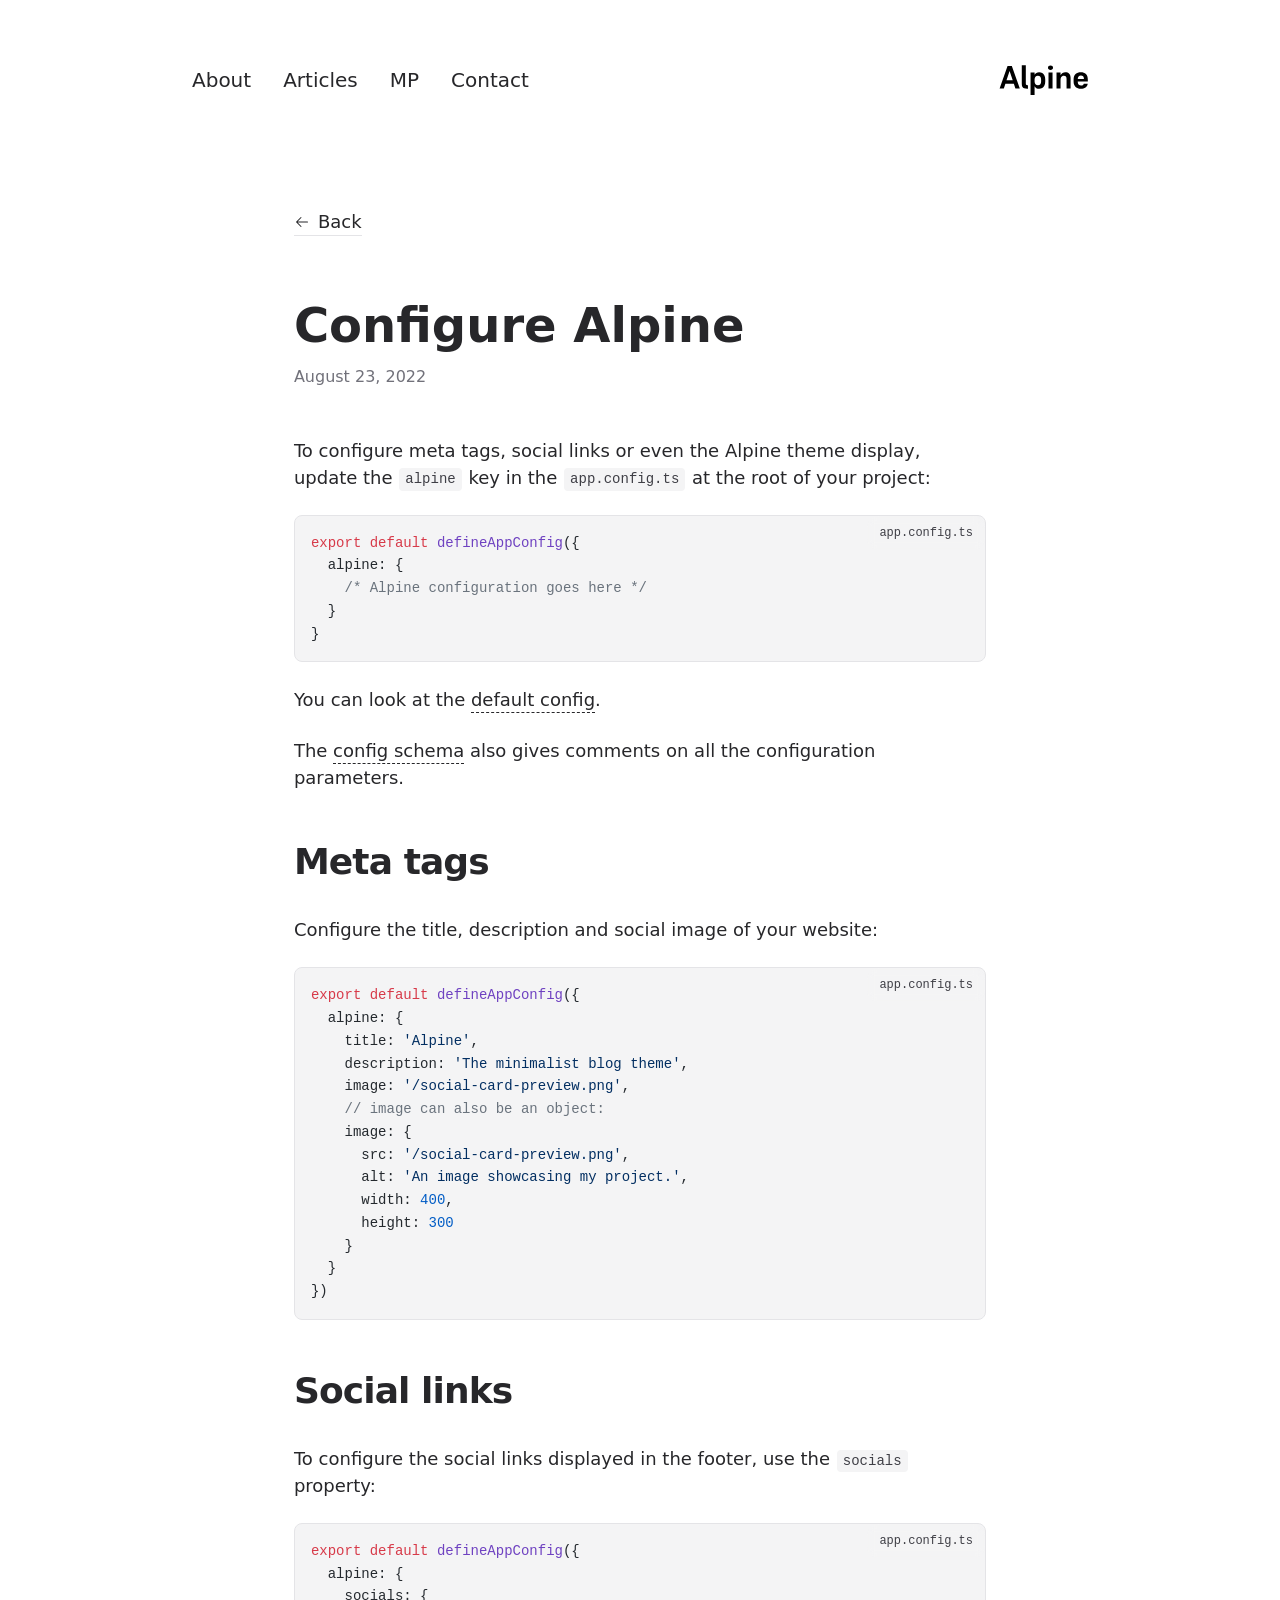
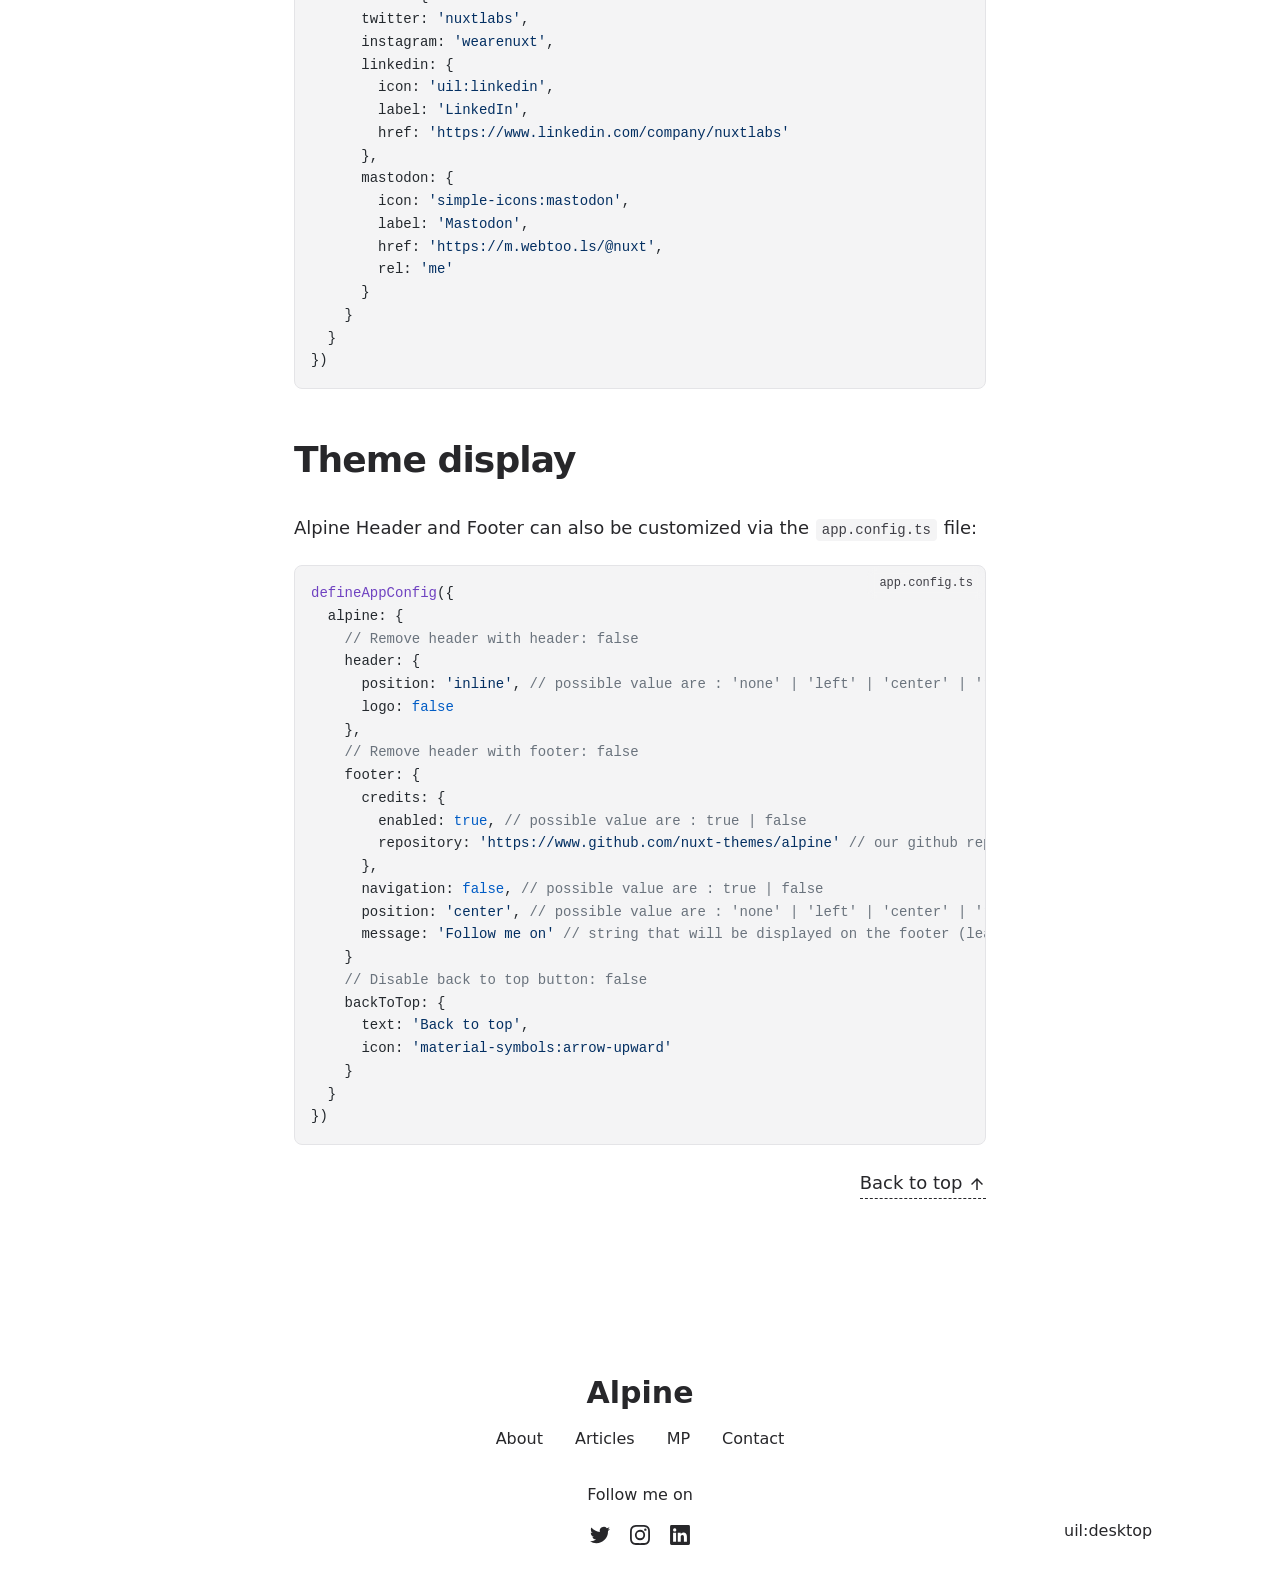
<file: articles/configure/index.html>
<!DOCTYPE html><html  lang="en"><head><meta charset="utf-8">
<meta name="viewport" content="width=device-width, initial-scale=1">
<title>Configure Alpine</title>
<link rel="stylesheet" href="/_nuxt/entry.FN4B8y1p.css" crossorigin>
<link rel="stylesheet" href="/_nuxt/DocumentDrivenNotFound.CcgiPiUf.css" crossorigin>
<link rel="stylesheet" href="/_nuxt/article.DNJYfHPG.css" crossorigin>
<link rel="stylesheet" href="/_nuxt/ProseA.CKYwg7Vi.css" crossorigin>
<link rel="stylesheet" href="/_nuxt/ProseH1.syTZ2hw9.css" crossorigin>
<link rel="stylesheet" href="/_nuxt/ProseP.DdzcLK6V.css" crossorigin>
<link rel="stylesheet" href="/_nuxt/ProseCodeInline.BpIBD3bf.css" crossorigin>
<link rel="stylesheet" href="/_nuxt/ProsePre.B_fgAJq0.css" crossorigin>
<link rel="stylesheet" href="/_nuxt/ProseCode.eSgbXt70.css" crossorigin>
<link rel="stylesheet" href="/_nuxt/ProseH2.C9O6cr8n.css" crossorigin>
<link rel="preload" as="fetch" crossorigin="anonymous" href="/articles/configure/_payload.json?_b=267792a1-df66-4952-b792-bdc9a00469fd">
<link rel="modulepreload" as="script" crossorigin href="/_nuxt/CjiepnJO.js">
<link rel="modulepreload" as="script" crossorigin href="/_nuxt/BJVPfCN9.js">
<link rel="modulepreload" as="script" crossorigin href="/_nuxt/CTB3kH4F.js">
<link rel="modulepreload" as="script" crossorigin href="/_nuxt/B2JDE1Kw.js">
<link rel="modulepreload" as="script" crossorigin href="/_nuxt/BBem1-0-.js">
<link rel="modulepreload" as="script" crossorigin href="/_nuxt/Dwys9pnB.js">
<link rel="modulepreload" as="script" crossorigin href="/_nuxt/DO-USROL.js">
<link rel="modulepreload" as="script" crossorigin href="/_nuxt/Bn_t-if4.js">
<link rel="modulepreload" as="script" crossorigin href="/_nuxt/CLux9Sl9.js">
<link rel="modulepreload" as="script" crossorigin href="/_nuxt/BcWussCh.js">
<link rel="modulepreload" as="script" crossorigin href="/_nuxt/Dhbw4Ysz.js">
<link rel="modulepreload" as="script" crossorigin href="/_nuxt/CsoizkIl.js">
<link rel="modulepreload" as="script" crossorigin href="/_nuxt/DL3OIrUy.js">
<link rel="modulepreload" as="script" crossorigin href="/_nuxt/B7BZTYfG.js">
<link rel="modulepreload" as="script" crossorigin href="/_nuxt/O-q8tV4j.js">
<link rel="modulepreload" as="script" crossorigin href="/_nuxt/rncO82F2.js">
<link rel="modulepreload" as="script" crossorigin href="/_nuxt/Bc9HLvFu.js">
<script type="module" src="/_nuxt/CjiepnJO.js" crossorigin></script>
<link rel="prefetch" as="script" crossorigin href="/_nuxt/6X8-HWhb.js">
<link rel="prefetch" as="script" crossorigin href="/_nuxt/CC1Ip9_s.js">
<link rel="prefetch" as="script" crossorigin href="/_nuxt/Bgpfb5lP.js">
<link rel="prefetch" as="style" crossorigin href="/_nuxt/useStudio.C7emnOp-.css">
<link rel="prefetch" as="script" crossorigin href="/_nuxt/C_jKrZwB.js">
<link rel="prefetch" as="script" crossorigin href="/_nuxt/DMW3Jn-V.js">
<link rel="prefetch" as="style" crossorigin href="/_nuxt/error-404.CgUV78VA.css">
<link rel="prefetch" as="script" crossorigin href="/_nuxt/Bawy-9TX.js">
<link rel="prefetch" as="style" crossorigin href="/_nuxt/error-500.ClOsYwhK.css">
<link rel="prefetch" as="script" crossorigin href="/_nuxt/BtIlvOh7.js">
<meta name="twitter:card" content="summary_large_image">
<meta property="og:title" content="Configure Alpine">
<meta name="description" content="Learn how to configure Alpine with the app.config.ts file.">
<meta property="og:description" content="Learn how to configure Alpine with the app.config.ts file.">
<meta property="og:image" content="/articles/configure-alpine.webp">
<meta property="og:image:width" content="400">
<meta property="og:image:height" content="300">
<meta property="og:image:alt" content="An image showcasing my project."><style id="pinceau-runtime-hydratable">@media{.phy[--]{--puid:YeNPrJ-v;}.pv-AXeDST{max-width:var(--elements-container-maxWidth);padding-left:var(--elements-container-padding-mobile);padding-right:var(--elements-container-padding-mobile);}@media (min-width: 475px){.pv-AXeDST{padding-left:var(--elements-container-padding-xs);padding-right:var(--elements-container-padding-xs);}}@media (min-width: 640px){.pv-AXeDST{padding-left:var(--elements-container-padding-sm);padding-right:var(--elements-container-padding-sm);}}@media (min-width: 768px){.pv-AXeDST{padding-left:var(--elements-container-padding-md);padding-right:var(--elements-container-padding-md);}}} </style><style id="pinceau-theme">@media { :root {--pinceau-mq: initial; --alpine-readableLine: 68ch;--alpine-backdrop-backgroundColor: #f4f4f5b3;--prose-code-inline-padding: 0.2rem 0.375rem 0.2rem 0.375rem;--prose-code-block-backdropFilter: contrast(1);--prose-code-block-border-style: solid;--prose-code-block-border-width: 1px;--prose-tbody-tr-borderBottom-style: dashed;--prose-tbody-tr-borderBottom-width: 1px;--prose-th-textAlign: inherit;--prose-thead-borderBottom-style: solid;--prose-thead-borderBottom-width: 1px;--prose-thead-border-style: solid;--prose-thead-border-width: 0px;--prose-table-textAlign: start;--prose-hr-width: 1px;--prose-hr-style: solid;--prose-li-listStylePosition: outside;--prose-ol-li-markerColor: currentColor;--prose-ol-paddingInlineStart: 21px;--prose-ol-listStyleType: decimal;--prose-ul-li-markerColor: currentColor;--prose-ul-paddingInlineStart: 21px;--prose-ul-listStyleType: disc;--prose-blockquote-border-style: solid;--prose-blockquote-border-width: 4px;--prose-blockquote-quotes: '201C' '201D' '2018' '2019';--prose-blockquote-paddingInlineStart: 24px;--prose-a-code-color-hover: currentColor;--prose-a-code-color-static: currentColor;--prose-a-hasCode-borderBottom: none;--prose-a-border-distance: 2px;--prose-a-border-color-hover: currentColor;--prose-a-border-color-static: currentColor;--prose-a-border-style-hover: solid;--prose-a-border-style-static: dashed;--prose-a-border-width: 1px;--prose-a-color-static: inherit;--prose-a-textDecoration: none;--prose-h6-margin: 3rem 0 2rem;--prose-h5-margin: 3rem 0 2rem;--prose-h4-margin: 3rem 0 2rem;--prose-h3-margin: 3rem 0 2rem;--prose-h2-margin: 3rem 0 2rem;--prose-h1-margin: 0 0 2rem;--prose-p-fontSize: 18px;--typography-lead-loose: 2;--typography-lead-relaxed: 1.625;--typography-lead-normal: 1.5;--typography-lead-snug: 1.375;--typography-lead-tight: 1.25;--typography-lead-none: 1;--typography-lead-10: 2.5rem;--typography-lead-9: 2.25rem;--typography-lead-8: 2rem;--typography-lead-7: 1.75rem;--typography-lead-6: 1.5rem;--typography-lead-5: 1.25rem;--typography-lead-4: 1rem;--typography-lead-3: .75rem;--typography-lead-2: .5rem;--typography-lead-1: .025rem;--typography-fontWeight-black: 900;--typography-fontWeight-extrabold: 800;--typography-fontWeight-bold: 700;--typography-fontWeight-semibold: 600;--typography-fontWeight-medium: 500;--typography-fontWeight-normal: 400;--typography-fontWeight-light: 300;--typography-fontWeight-extralight: 200;--typography-fontWeight-thin: 100;--typography-fontSize-9xl: 128px;--typography-fontSize-8xl: 96px;--typography-fontSize-7xl: 72px;--typography-fontSize-6xl: 60px;--typography-fontSize-5xl: 48px;--typography-fontSize-4xl: 36px;--typography-fontSize-3xl: 30px;--typography-fontSize-2xl: 24px;--typography-fontSize-xl: 20px;--typography-fontSize-lg: 18px;--typography-fontSize-base: 16px;--typography-fontSize-sm: 14px;--typography-fontSize-xs: 12px;--typography-letterSpacing-wide: 0.025em;--typography-letterSpacing-tight: -0.025em;--typography-verticalMargin-base: 24px;--typography-verticalMargin-sm: 16px;--elements-border-secondary-hover: [object Object];--elements-backdrop-background: #fffc;--elements-backdrop-filter: saturate(200%) blur(20px);--elements-container-maxWidth: 64rem;--lead-loose: 2;--lead-relaxed: 1.625;--lead-normal: 1.5;--lead-snug: 1.375;--lead-tight: 1.25;--lead-none: 1;--lead-10: 2.5rem;--lead-9: 2.25rem;--lead-8: 2rem;--lead-7: 1.75rem;--lead-6: 1.5rem;--lead-5: 1.25rem;--lead-4: 1rem;--lead-3: .75rem;--lead-2: .5rem;--lead-1: .025rem;--letterSpacing-widest: 0.1em;--letterSpacing-wider: 0.05em;--letterSpacing-wide: 0.025em;--letterSpacing-normal: 0em;--letterSpacing-tight: -0.025em;--letterSpacing-tighter: -0.05em;--fontSize-9xl: 8rem;--fontSize-8xl: 6rem;--fontSize-7xl: 4.5rem;--fontSize-6xl: 3.75rem;--fontSize-5xl: 3rem;--fontSize-4xl: 2.25rem;--fontSize-3xl: 1.875rem;--fontSize-2xl: 1.5rem;--fontSize-xl: 1.25rem;--fontSize-lg: 1.125rem;--fontSize-base: 1rem;--fontSize-sm: 0.875rem;--fontSize-xs: 0.75rem;--fontWeight-black: 900;--fontWeight-extrabold: 800;--fontWeight-bold: 700;--fontWeight-semibold: 600;--fontWeight-medium: 500;--fontWeight-normal: 400;--fontWeight-light: 300;--fontWeight-extralight: 200;--fontWeight-thin: 100;--font-mono: ui-monospace, SFMono-Regular, Menlo, Monaco, Consolas, Liberation Mono, Courier New, monospace;--font-serif: ui-serif, Georgia, Cambria, Times New Roman, Times, serif;--font-sans: ui-sans-serif, system-ui, -apple-system, BlinkMacSystemFont, Segoe UI, Roboto, Helvetica Neue, Arial, Noto Sans, sans-serif, Apple Color Emoji, Segoe UI Emoji, Segoe UI Symbol, Noto Color Emoji;--opacity-total: 1;--opacity-high: 0.8;--opacity-medium: 0.5;--opacity-soft: 0.3;--opacity-light: 0.15;--opacity-bright: 0.1;--opacity-noOpacity: 0;--borderWidth-lg: 3px;--borderWidth-md: 2px;--borderWidth-sm: 1px;--borderWidth-noBorder: 0;--space-rem-875: 0.875rem;--space-rem-625: 0.625rem;--space-rem-375: 0.375rem;--space-rem-125: 0.125rem;--space-px: 1px;--space-128: 32rem;--space-96: 24rem;--space-80: 20rem;--space-72: 18rem;--space-64: 16rem;--space-60: 15rem;--space-56: 14rem;--space-52: 13rem;--space-48: 12rem;--space-44: 11rem;--space-40: 10rem;--space-36: 9rem;--space-32: 8rem;--space-28: 7rem;--space-24: 6rem;--space-20: 5rem;--space-16: 4rem;--space-14: 3.5rem;--space-12: 3rem;--space-11: 2.75rem;--space-10: 2.5rem;--space-9: 2.25rem;--space-8: 2rem;--space-7: 1.75rem;--space-6: 1.5rem;--space-5: 1.25rem;--space-4: 1rem;--space-3: 0.75rem;--space-2: 0.5rem;--space-1: 0.25rem;--space-0: 0px;--size-full: 100%;--size-7xl: 80rem;--size-6xl: 72rem;--size-5xl: 64rem;--size-4xl: 56rem;--size-3xl: 48rem;--size-2xl: 42rem;--size-xl: 36rem;--size-lg: 32rem;--size-md: 28rem;--size-sm: 24rem;--size-xs: 20rem;--size-200: 200px;--size-104: 104px;--size-80: 80px;--size-64: 64px;--size-56: 56px;--size-48: 48px;--size-40: 40px;--size-32: 32px;--size-24: 24px;--size-20: 20px;--size-16: 16px;--size-12: 12px;--size-8: 8px;--size-6: 6px;--size-4: 4px;--size-2: 2px;--size-0: 0px;--radii-full: 9999px;--radii-3xl: 1.75rem;--radii-2xl: 1.5rem;--radii-xl: 1rem;--radii-lg: 0.75rem;--radii-md: 0.5rem;--radii-sm: 0.375rem;--radii-xs: 0.25rem;--radii-2xs: 0.125rem;--radii-none: 0px;--shadow-none: 0px 0px 0px 0px transparent;--shadow-lg: 0px 10px 15px -3px #000000, 0px 4px 6px -4px #000000;--shadow-md: 0px 4px 6px -1px #000000, 0px 2px 4px -2px #000000;--shadow-sm: 0px 1px 3px 0px #000000, 0px 1px 2px -1px #000000;--shadow-xs: 0px 1px 2px 0px #000000;--height-screen: 100vh;--width-screen: 100vw;--color-primary-900: #002e38;--color-primary-800: #005c70;--color-primary-700: #008aa9;--color-primary-600: #00b9e1;--color-primary-500: #1ad6ff;--color-primary-400: #40ddff;--color-primary-300: #66e4ff;--color-primary-200: #8deaff;--color-primary-100: #b3f1ff;--color-primary-50: #d9f8ff;--color-ruby-900: #380011;--color-ruby-800: #700021;--color-ruby-700: #a90032;--color-ruby-600: #e10043;--color-ruby-500: #ff1a5e;--color-ruby-400: #ff4079;--color-ruby-300: #ff6694;--color-ruby-200: #ff8dae;--color-ruby-100: #ffb3c9;--color-ruby-50: #ffd9e4;--color-pink-900: #380025;--color-pink-800: #70004b;--color-pink-700: #a90070;--color-pink-600: #e10095;--color-pink-500: #ff1ab2;--color-pink-400: #ff40bf;--color-pink-300: #ff66cc;--color-pink-200: #ff8dd8;--color-pink-100: #ffb3e5;--color-pink-50: #ffd9f2;--color-purple-900: #190038;--color-purple-800: #330070;--color-purple-700: #4c00a9;--color-purple-600: #6500e1;--color-purple-500: #811aff;--color-purple-400: #9640ff;--color-purple-300: #ab66ff;--color-purple-200: #c08dff;--color-purple-100: #d5b3ff;--color-purple-50: #ead9ff;--color-royalblue-900: #0b0531;--color-royalblue-800: #160a62;--color-royalblue-700: #211093;--color-royalblue-600: #2c15c4;--color-royalblue-500: #4127e8;--color-royalblue-400: #614bec;--color-royalblue-300: #806ff0;--color-royalblue-200: #a093f3;--color-royalblue-100: #c0b7f7;--color-royalblue-50: #dfdbfb;--color-indigoblue-900: #001238;--color-indigoblue-800: #002370;--color-indigoblue-700: #0035a9;--color-indigoblue-600: #0047e1;--color-indigoblue-500: #1a62ff;--color-indigoblue-400: #407cff;--color-indigoblue-300: #6696ff;--color-indigoblue-200: #8db0ff;--color-indigoblue-100: #b3cbff;--color-indigoblue-50: #d9e5ff;--color-blue-900: #002438;--color-blue-800: #004870;--color-blue-700: #006ca9;--color-blue-600: #0090e1;--color-blue-500: #1aadff;--color-blue-400: #40bbff;--color-blue-300: #66c8ff;--color-blue-200: #8dd6ff;--color-blue-100: #b3e4ff;--color-blue-50: #d9f1ff;--color-lightblue-900: #002e38;--color-lightblue-800: #005c70;--color-lightblue-700: #008aa9;--color-lightblue-600: #00b9e1;--color-lightblue-500: #1ad6ff;--color-lightblue-400: #40ddff;--color-lightblue-300: #66e4ff;--color-lightblue-200: #8deaff;--color-lightblue-100: #b3f1ff;--color-lightblue-50: #d9f8ff;--color-teal-900: #062a28;--color-teal-800: #0b544f;--color-teal-700: #117d77;--color-teal-600: #16a79e;--color-teal-500: #1cd1c6;--color-teal-400: #36e4da;--color-teal-300: #5fe9e1;--color-teal-200: #87efe9;--color-teal-100: #aff4f0;--color-teal-50: #d7faf8;--color-pear-900: #2a2b09;--color-pear-800: #545512;--color-pear-700: #7e801b;--color-pear-600: #a8aa24;--color-pear-500: #d0d32f;--color-pear-400: #d8da52;--color-pear-300: #e0e274;--color-pear-200: #e8e997;--color-pear-100: #eff0ba;--color-pear-50: #f7f8dc;--color-red-900: #380300;--color-red-800: #700700;--color-red-700: #a90a00;--color-red-600: #e10e00;--color-red-500: #ff281a;--color-red-400: #ff4c40;--color-red-300: #ff7066;--color-red-200: #ff948d;--color-red-100: #ffb7b3;--color-red-50: #ffdbd9;--color-orange-900: #381800;--color-orange-800: #702f00;--color-orange-700: #a94700;--color-orange-600: #e15e00;--color-orange-500: #ff7a1a;--color-orange-400: #ff9040;--color-orange-300: #ffa666;--color-orange-200: #ffbd8d;--color-orange-100: #ffd3b3;--color-orange-50: #ffe9d9;--color-yellow-900: #362b03;--color-yellow-800: #6d5605;--color-yellow-700: #a38108;--color-yellow-600: #daac0a;--color-yellow-500: #f5c828;--color-yellow-400: #f7d14c;--color-yellow-300: #f8da70;--color-yellow-200: #fae393;--color-yellow-100: #fcedb7;--color-yellow-50: #fdf6db;--color-green-900: #003f25;--color-green-800: #005e38;--color-green-700: #007e4a;--color-green-600: #009d5d;--color-green-500: #00bd6f;--color-green-400: #00dc82;--color-green-300: #30ffaa;--color-green-200: #83ffcc;--color-green-100: #acffdd;--color-green-50: #d6ffee;--color-gray-900: #18181B;--color-gray-800: #27272A;--color-gray-700: #3f3f46;--color-gray-600: #52525B;--color-gray-500: #71717A;--color-gray-400: #a1a1aa;--color-gray-300: #D4d4d8;--color-gray-200: #e4e4e7;--color-gray-100: #f4f4f5;--color-gray-50: #fafafa;--color-black: #0c0c0d;--color-white: #FFFFFF;--media-portrait: only screen and (orientation: portrait);--media-landscape: only screen and (orientation: landscape);--media-rm: (prefers-reduced-motion: reduce);--media-2xl: (min-width: 1536px);--media-xl: (min-width: 1280px);--media-lg: (min-width: 1024px);--media-md: (min-width: 768px);--media-sm: (min-width: 640px);--media-xs: (min-width: 475px);--alpine-body-color: var(--color-gray-800);--alpine-body-backgroundColor: var(--color-white);--prose-code-inline-fontWeight: var(--typography-fontWeight-normal);--prose-code-inline-fontSize: var(--typography-fontSize-sm);--prose-code-inline-borderRadius: var(--radii-xs);--prose-code-block-pre-padding: var(--typography-verticalMargin-sm);--prose-code-block-margin: var(--typography-verticalMargin-base) 0;--prose-code-block-fontSize: var(--typography-fontSize-sm);--prose-tbody-code-inline-fontSize: var(--typography-fontSize-sm);--prose-tbody-td-padding: var(--typography-verticalMargin-sm);--prose-th-fontWeight: var(--typography-fontWeight-semibold);--prose-th-padding: 0 var(--typography-verticalMargin-sm) var(--typography-verticalMargin-sm) var(--typography-verticalMargin-sm);--prose-table-lineHeight: var(--typography-lead-6);--prose-table-fontSize: var(--typography-fontSize-sm);--prose-table-margin: var(--typography-verticalMargin-base) 0;--prose-hr-margin: var(--typography-verticalMargin-base) 0;--prose-li-margin: var(--typography-verticalMargin-sm) 0;--prose-ol-margin: var(--typography-verticalMargin-base) 0;--prose-ul-margin: var(--typography-verticalMargin-base) 0;--prose-blockquote-margin: var(--typography-verticalMargin-base) 0;--prose-a-code-border-style: var(--prose-a-border-style-static);--prose-a-code-border-width: var(--prose-a-border-width);--prose-a-fontWeight: var(--typography-fontWeight-medium);--prose-img-margin: var(--typography-verticalMargin-base) 0;--prose-strong-fontWeight: var(--typography-fontWeight-semibold);--prose-h6-iconSize: var(--typography-fontSize-base);--prose-h6-fontWeight: var(--typography-fontWeight-semibold);--prose-h6-lineHeight: var(--typography-lead-normal);--prose-h6-fontSize: var(--typography-fontSize-lg);--prose-h5-iconSize: var(--typography-fontSize-lg);--prose-h5-fontWeight: var(--typography-fontWeight-semibold);--prose-h5-lineHeight: var(--typography-lead-snug);--prose-h5-fontSize: var(--typography-fontSize-xl);--prose-h4-iconSize: var(--typography-fontSize-lg);--prose-h4-letterSpacing: var(--typography-letterSpacing-tight);--prose-h4-fontWeight: var(--typography-fontWeight-semibold);--prose-h4-lineHeight: var(--typography-lead-snug);--prose-h4-fontSize: var(--typography-fontSize-2xl);--prose-h3-iconSize: var(--typography-fontSize-xl);--prose-h3-letterSpacing: var(--typography-letterSpacing-tight);--prose-h3-fontWeight: var(--typography-fontWeight-semibold);--prose-h3-lineHeight: var(--typography-lead-snug);--prose-h3-fontSize: var(--typography-fontSize-3xl);--prose-h2-iconSize: var(--typography-fontSize-2xl);--prose-h2-letterSpacing: var(--typography-letterSpacing-tight);--prose-h2-fontWeight: var(--typography-fontWeight-semibold);--prose-h2-lineHeight: var(--typography-lead-tight);--prose-h2-fontSize: var(--typography-fontSize-4xl);--prose-h1-iconSize: var(--typography-fontSize-3xl);--prose-h1-letterSpacing: var(--typography-letterSpacing-tight);--prose-h1-fontWeight: var(--typography-fontWeight-bold);--prose-h1-lineHeight: var(--typography-lead-tight);--prose-h1-fontSize: var(--typography-fontSize-5xl);--prose-p-br-margin: var(--typography-verticalMargin-base) 0 0 0;--prose-p-margin: var(--typography-verticalMargin-base) 0;--prose-p-lineHeight: var(--typography-lead-normal);--typography-color-primary-900: var(--color-primary-900);--typography-color-primary-800: var(--color-primary-800);--typography-color-primary-700: var(--color-primary-700);--typography-color-primary-600: var(--color-primary-600);--typography-color-primary-500: var(--color-primary-500);--typography-color-primary-400: var(--color-primary-400);--typography-color-primary-300: var(--color-primary-300);--typography-color-primary-200: var(--color-primary-200);--typography-color-primary-100: var(--color-primary-100);--typography-color-primary-50: var(--color-primary-50);--typography-font-code: var(--font-mono);--typography-font-body: var(--font-sans);--typography-font-display: var(--font-sans);--typography-body-backgroundColor: var(--color-white);--typography-body-color: var(--color-black);--elements-state-danger-borderColor-secondary: var(--color-red-200);--elements-state-danger-borderColor-primary: var(--color-red-100);--elements-state-danger-backgroundColor-secondary: var(--color-red-100);--elements-state-danger-backgroundColor-primary: var(--color-red-50);--elements-state-danger-color-secondary: var(--color-red-600);--elements-state-danger-color-primary: var(--color-red-500);--elements-state-warning-borderColor-secondary: var(--color-yellow-200);--elements-state-warning-borderColor-primary: var(--color-yellow-100);--elements-state-warning-backgroundColor-secondary: var(--color-yellow-100);--elements-state-warning-backgroundColor-primary: var(--color-yellow-50);--elements-state-warning-color-secondary: var(--color-yellow-700);--elements-state-warning-color-primary: var(--color-yellow-600);--elements-state-success-borderColor-secondary: var(--color-green-200);--elements-state-success-borderColor-primary: var(--color-green-100);--elements-state-success-backgroundColor-secondary: var(--color-green-100);--elements-state-success-backgroundColor-primary: var(--color-green-50);--elements-state-success-color-secondary: var(--color-green-600);--elements-state-success-color-primary: var(--color-green-500);--elements-state-info-borderColor-secondary: var(--color-blue-200);--elements-state-info-borderColor-primary: var(--color-blue-100);--elements-state-info-backgroundColor-secondary: var(--color-blue-100);--elements-state-info-backgroundColor-primary: var(--color-blue-50);--elements-state-info-color-secondary: var(--color-blue-600);--elements-state-info-color-primary: var(--color-blue-500);--elements-state-primary-borderColor-secondary: var(--color-primary-200);--elements-state-primary-borderColor-primary: var(--color-primary-100);--elements-state-primary-backgroundColor-secondary: var(--color-primary-100);--elements-state-primary-backgroundColor-primary: var(--color-primary-50);--elements-state-primary-color-secondary: var(--color-primary-700);--elements-state-primary-color-primary: var(--color-primary-600);--elements-surface-secondary-backgroundColor: var(--color-gray-200);--elements-surface-primary-backgroundColor: var(--color-gray-100);--elements-surface-background-base: var(--color-gray-100);--elements-border-secondary-static: var(--color-gray-200);--elements-border-primary-hover: var(--color-gray-200);--elements-border-primary-static: var(--color-gray-100);--elements-container-padding-md: var(--space-16);--elements-container-padding-sm: var(--space-12);--elements-container-padding-xs: var(--space-8);--elements-container-padding-mobile: var(--space-6);--elements-text-secondary-color-hover: var(--color-gray-700);--elements-text-secondary-color-static: var(--color-gray-500);--elements-text-primary-color-static: var(--color-gray-900);--text-6xl-lineHeight: var(--lead-none);--text-6xl-fontSize: var(--fontSize-6xl);--text-5xl-lineHeight: var(--lead-none);--text-5xl-fontSize: var(--fontSize-5xl);--text-4xl-lineHeight: var(--lead-10);--text-4xl-fontSize: var(--fontSize-4xl);--text-3xl-lineHeight: var(--lead-9);--text-3xl-fontSize: var(--fontSize-3xl);--text-2xl-lineHeight: var(--lead-8);--text-2xl-fontSize: var(--fontSize-2xl);--text-xl-lineHeight: var(--lead-7);--text-xl-fontSize: var(--fontSize-xl);--text-lg-lineHeight: var(--lead-7);--text-lg-fontSize: var(--fontSize-lg);--text-base-lineHeight: var(--lead-6);--text-base-fontSize: var(--fontSize-base);--text-sm-lineHeight: var(--lead-5);--text-sm-fontSize: var(--fontSize-sm);--text-xs-lineHeight: var(--lead-4);--text-xs-fontSize: var(--fontSize-xs);--shadow-2xl: 0px 25px 50px -12px var(--color-gray-900);--shadow-xl: 0px 20px 25px -5px var(--color-gray-400), 0px 8px 10px -6px #000000;--color-secondary-900: var(--color-gray-900);--color-secondary-800: var(--color-gray-800);--color-secondary-700: var(--color-gray-700);--color-secondary-600: var(--color-gray-600);--color-secondary-500: var(--color-gray-500);--color-secondary-400: var(--color-gray-400);--color-secondary-300: var(--color-gray-300);--color-secondary-200: var(--color-gray-200);--color-secondary-100: var(--color-gray-100);--color-secondary-50: var(--color-gray-50);--prose-a-code-background-hover: var(--typography-color-primary-50);--prose-a-code-border-color-hover: var(--typography-color-primary-500);--prose-a-color-hover: var(--typography-color-primary-500);--typography-color-secondary-900: var(--color-secondary-900);--typography-color-secondary-800: var(--color-secondary-800);--typography-color-secondary-700: var(--color-secondary-700);--typography-color-secondary-600: var(--color-secondary-600);--typography-color-secondary-500: var(--color-secondary-500);--typography-color-secondary-400: var(--color-secondary-400);--typography-color-secondary-300: var(--color-secondary-300);--typography-color-secondary-200: var(--color-secondary-200);--typography-color-secondary-100: var(--color-secondary-100);--typography-color-secondary-50: var(--color-secondary-50);--prose-code-inline-backgroundColor: var(--typography-color-secondary-100);--prose-code-inline-color: var(--typography-color-secondary-700);--prose-code-block-backgroundColor: var(--typography-color-secondary-100);--prose-code-block-color: var(--typography-color-secondary-700);--prose-code-block-border-color: var(--typography-color-secondary-200);--prose-tbody-tr-borderBottom-color: var(--typography-color-secondary-200);--prose-th-color: var(--typography-color-secondary-600);--prose-thead-borderBottom-color: var(--typography-color-secondary-200);--prose-thead-border-color: var(--typography-color-secondary-300);--prose-hr-color: var(--typography-color-secondary-200);--prose-blockquote-border-color: var(--typography-color-secondary-200);--prose-blockquote-color: var(--typography-color-secondary-500);--prose-a-code-border-color-static: var(--typography-color-secondary-400); } }@media { :root.dark {--pinceau-mq: dark; --alpine-backdrop-backgroundColor: #18181bb3;--prose-code-block-backdropFilter: contrast(1);--prose-ol-li-markerColor: currentColor;--prose-ul-li-markerColor: currentColor;--prose-a-code-color-hover: currentColor;--prose-a-code-color-static: currentColor;--prose-a-border-color-hover: currentColor;--prose-a-border-color-static: currentColor;--prose-a-color-static: inherit;--elements-backdrop-background: #0c0d0ccc;--alpine-body-color: var(--color-gray-200);--alpine-body-backgroundColor: var(--color-black);--typography-body-backgroundColor: var(--color-black);--typography-body-color: var(--color-white);--elements-state-danger-borderColor-secondary: var(--color-red-700);--elements-state-danger-borderColor-primary: var(--color-red-800);--elements-state-danger-backgroundColor-secondary: var(--color-red-800);--elements-state-danger-backgroundColor-primary: var(--color-red-900);--elements-state-danger-color-secondary: var(--color-red-200);--elements-state-danger-color-primary: var(--color-red-300);--elements-state-warning-borderColor-secondary: var(--color-yellow-700);--elements-state-warning-borderColor-primary: var(--color-yellow-800);--elements-state-warning-backgroundColor-secondary: var(--color-yellow-800);--elements-state-warning-backgroundColor-primary: var(--color-yellow-900);--elements-state-warning-color-secondary: var(--color-yellow-200);--elements-state-warning-color-primary: var(--color-yellow-400);--elements-state-success-borderColor-secondary: var(--color-green-700);--elements-state-success-borderColor-primary: var(--color-green-800);--elements-state-success-backgroundColor-secondary: var(--color-green-800);--elements-state-success-backgroundColor-primary: var(--color-green-900);--elements-state-success-color-secondary: var(--color-green-200);--elements-state-success-color-primary: var(--color-green-400);--elements-state-info-borderColor-secondary: var(--color-blue-700);--elements-state-info-borderColor-primary: var(--color-blue-800);--elements-state-info-backgroundColor-secondary: var(--color-blue-800);--elements-state-info-backgroundColor-primary: var(--color-blue-900);--elements-state-info-color-secondary: var(--color-blue-200);--elements-state-info-color-primary: var(--color-blue-400);--elements-state-primary-borderColor-secondary: var(--color-primary-700);--elements-state-primary-borderColor-primary: var(--color-primary-800);--elements-state-primary-backgroundColor-secondary: var(--color-primary-800);--elements-state-primary-backgroundColor-primary: var(--color-primary-900);--elements-state-primary-color-secondary: var(--color-primary-200);--elements-state-primary-color-primary: var(--color-primary-400);--elements-surface-secondary-backgroundColor: var(--color-gray-800);--elements-surface-primary-backgroundColor: var(--color-gray-900);--elements-surface-background-base: var(--color-gray-900);--elements-border-secondary-static: var(--color-gray-800);--elements-border-primary-hover: var(--color-gray-800);--elements-border-primary-static: var(--color-gray-900);--elements-text-secondary-color-hover: var(--color-gray-200);--elements-text-secondary-color-static: var(--color-gray-400);--elements-text-primary-color-static: var(--color-gray-50);--prose-a-code-background-hover: var(--typography-color-primary-900);--prose-a-code-border-color-hover: var(--typography-color-primary-600);--prose-a-color-hover: var(--typography-color-primary-400);--prose-code-inline-backgroundColor: var(--typography-color-secondary-800);--prose-code-inline-color: var(--typography-color-secondary-200);--prose-code-block-backgroundColor: var(--typography-color-secondary-900);--prose-code-block-color: var(--typography-color-secondary-200);--prose-code-block-border-color: var(--typography-color-secondary-800);--prose-tbody-tr-borderBottom-color: var(--typography-color-secondary-800);--prose-th-color: var(--typography-color-secondary-400);--prose-thead-borderBottom-color: var(--typography-color-secondary-800);--prose-thead-border-color: var(--typography-color-secondary-600);--prose-hr-color: var(--typography-color-secondary-800);--prose-blockquote-border-color: var(--typography-color-secondary-700);--prose-blockquote-color: var(--typography-color-secondary-400);--prose-a-code-border-color-static: var(--typography-color-secondary-600); } }</style><script>"use strict";const w=window,de=document.documentElement,knownColorSchemes=["dark","light"],preference=window.localStorage.getItem("nuxt-color-mode")||"system";let value=preference==="system"?getColorScheme():preference;const forcedColorMode=de.getAttribute("data-color-mode-forced");forcedColorMode&&(value=forcedColorMode),addColorScheme(value),w["__NUXT_COLOR_MODE__"]={preference,value,getColorScheme,addColorScheme,removeColorScheme};function addColorScheme(e){const o=""+e+"",t="";de.classList?de.classList.add(o):de.className+=" "+o,t&&de.setAttribute("data-"+t,e)}function removeColorScheme(e){const o=""+e+"",t="";de.classList?de.classList.remove(o):de.className=de.className.replace(new RegExp(o,"g"),""),t&&de.removeAttribute("data-"+t)}function prefersColorScheme(e){return w.matchMedia("(prefers-color-scheme"+e+")")}function getColorScheme(){if(w.matchMedia&&prefersColorScheme("").media!=="not all"){for(const e of knownColorSchemes)if(prefersColorScheme(":"+e).matches)return e}return"light"}
</script></head><body><div id="__nuxt"><div class="container pv-AXeDST pc-YeNPrJ app-layout" data-v-7b318731 data-v-11acfbc0><!--[--><div class="nuxt-progress" style="width:0%;height:3px;opacity:0;background-size:Infinity% auto;" data-v-7b318731></div><header class="right" data-v-7b318731 data-v-13bfb858><div class="menu" data-v-13bfb858><button aria-label="Navigation Menu" data-v-13bfb858><svg width="24" height="24" viewBox="0 0 68 68" fill="currentColor" xmlns="http://www.w3.org/2000/svg" data-v-13bfb858><path d="M8 34C8 32.1362 8 31.2044 8.30448 30.4693C8.71046 29.4892 9.48915 28.7105 10.4693 28.3045C11.2044 28 12.1362 28 14 28C15.8638 28 16.7956 28 17.5307 28.3045C18.5108 28.7105 19.2895 29.4892 19.6955 30.4693C20 31.2044 20 32.1362 20 34C20 35.8638 20 36.7956 19.6955 37.5307C19.2895 38.5108 18.5108 39.2895 17.5307 39.6955C16.7956 40 15.8638 40 14 40C12.1362 40 11.2044 40 10.4693 39.6955C9.48915 39.2895 8.71046 38.5108 8.30448 37.5307C8 36.7956 8 35.8638 8 34Z" data-v-13bfb858></path><path d="M28 34C28 32.1362 28 31.2044 28.3045 30.4693C28.7105 29.4892 29.4892 28.7105 30.4693 28.3045C31.2044 28 32.1362 28 34 28C35.8638 28 36.7956 28 37.5307 28.3045C38.5108 28.7105 39.2895 29.4892 39.6955 30.4693C40 31.2044 40 32.1362 40 34C40 35.8638 40 36.7956 39.6955 37.5307C39.2895 38.5108 38.5108 39.2895 37.5307 39.6955C36.7956 40 35.8638 40 34 40C32.1362 40 31.2044 40 30.4693 39.6955C29.4892 39.2895 28.7105 38.5108 28.3045 37.5307C28 36.7956 28 35.8638 28 34Z" data-v-13bfb858></path><path d="M48 34C48 32.1362 48 31.2044 48.3045 30.4693C48.7105 29.4892 49.4892 28.7105 50.4693 28.3045C51.2044 28 52.1362 28 54 28C55.8638 28 56.7956 28 57.5307 28.3045C58.5108 28.7105 59.2895 29.4892 59.6955 30.4693C60 31.2044 60 32.1362 60 34C60 35.8638 60 36.7956 59.6955 37.5307C59.2895 38.5108 58.5108 39.2895 57.5307 39.6955C56.7956 40 55.8638 40 54 40C52.1362 40 51.2044 40 50.4693 39.6955C49.4892 39.2895 48.7105 38.5108 48.3045 37.5307C48 36.7956 48 35.8638 48 34Z" data-v-13bfb858></path></svg></button></div><div class="overlay" data-v-13bfb858><nav data-v-13bfb858 data-v-2513d3cf><ul data-v-2513d3cf><!--[--><li data-v-2513d3cf><a href="/" class="" data-v-2513d3cf><span class="underline-fx" data-v-2513d3cf></span> About</a></li><li data-v-2513d3cf><a href="/articles" class="" data-v-2513d3cf><span class="underline-fx" data-v-2513d3cf></span> Articles</a></li><li data-v-2513d3cf><a href="/mp" class="" data-v-2513d3cf><span class="underline-fx" data-v-2513d3cf></span> MP</a></li><li data-v-2513d3cf><a href="/contact" class="" data-v-2513d3cf><span class="underline-fx" data-v-2513d3cf></span> Contact</a></li><!--]--></ul></nav></div><div class="logo" data-v-13bfb858><a href="/" class="" data-v-13bfb858><img src="/logo-dark.svg" class="dark-img" alt="alpine" width="89" height="31" data-v-13bfb858><img src="/logo.svg" class="light-img" alt="alpine" width="89" height="31" data-v-13bfb858></a></div><div class="main-nav" data-v-13bfb858><nav data-v-13bfb858 data-v-2513d3cf><ul data-v-2513d3cf><!--[--><li data-v-2513d3cf><a href="/" class="" data-v-2513d3cf><span class="underline-fx" data-v-2513d3cf></span> About</a></li><li data-v-2513d3cf><a href="/articles" class="" data-v-2513d3cf><span class="underline-fx" data-v-2513d3cf></span> Articles</a></li><li data-v-2513d3cf><a href="/mp" class="" data-v-2513d3cf><span class="underline-fx" data-v-2513d3cf></span> MP</a></li><li data-v-2513d3cf><a href="/contact" class="" data-v-2513d3cf><span class="underline-fx" data-v-2513d3cf></span> Contact</a></li><!--]--></ul></nav></div></header><!--[--><div class="document-driven-page"><article data-v-f248f507><a href="/articles" class="back" data-v-f248f507><svg xmlns="http://www.w3.org/2000/svg" xmlns:xlink="http://www.w3.org/1999/xlink" aria-hidden="true" role="img" class="icon" data-v-f248f507 style="" width="1em" height="1em" viewBox="0 0 256 256" data-v-6cc61734><path fill="currentColor" d="M224 128a8 8 0 0 1-8 8H59.31l58.35 58.34a8 8 0 0 1-11.32 11.32l-72-72a8 8 0 0 1 0-11.32l72-72a8 8 0 0 1 11.32 11.32L59.31 120H216a8 8 0 0 1 8 8"/></svg><span data-v-f248f507> Back </span></a><header data-v-f248f507><h1 class="title" data-v-f248f507>Configure Alpine</h1><time datetime="2022-08-23T00:00:00.000Z" data-v-f248f507>August 23, 2022</time></header><div class="prose" data-v-f248f507><!--[--><div><h1 id="configure-alpine" data-v-af0ce9c1><a href="#configure-alpine" data-v-af0ce9c1><!--[-->Configure Alpine<!--]--><!----></a></h1><p data-v-72fcb4ea><!--[-->To configure meta tags, social links or even the Alpine theme display, update the <code class="" data-v-05a917b7><!--[-->alpine<!--]--></code> key in the <code class="" data-v-05a917b7><!--[-->app.config.ts<!--]--></code> at the root of your project:<!--]--></p><div class="highlight-ts prose-code" meta data-v-58c84e9f><span class="filename" data-v-58c84e9f>app.config.ts</span><!--[--><pre class="language-ts shiki shiki-themes github-light github-dark" style=""><!--[--><code><span class="line" line="1"><span style="--shiki-default:#D73A49;--shiki-dark:#F97583">export</span><span style="--shiki-default:#D73A49;--shiki-dark:#F97583"> default</span><span style="--shiki-default:#6F42C1;--shiki-dark:#B392F0"> defineAppConfig</span><span style="--shiki-default:#24292E;--shiki-dark:#E1E4E8">({
</span></span><span class="line" line="2"><span style="--shiki-default:#24292E;--shiki-dark:#E1E4E8">  alpine: {
</span></span><span class="line" line="3"><span style="--shiki-default:#6A737D;--shiki-dark:#6A737D">    /* Alpine configuration goes here */
</span></span><span class="line" line="4"><span style="--shiki-default:#24292E;--shiki-dark:#E1E4E8">  }
</span></span><span class="line" line="5"><span style="--shiki-default:#24292E;--shiki-dark:#E1E4E8">}
</span></span></code><!--]--></pre><!--]--><button class="copy-button" data-v-58c84e9f data-v-7a223b81><span class="sr-only" data-v-7a223b81>Copy to clipboard</span><span class="icon-wrapper" data-v-7a223b81><svg xmlns="http://www.w3.org/2000/svg" xmlns:xlink="http://www.w3.org/1999/xlink" aria-hidden="true" role="img" class="icon" data-v-7a223b81 style="" width="18px" height="18px" viewBox="0 0 256 256" data-v-6cc61734><path fill="currentColor" d="M216 32H88a8 8 0 0 0-8 8v40H40a8 8 0 0 0-8 8v128a8 8 0 0 0 8 8h128a8 8 0 0 0 8-8v-40h40a8 8 0 0 0 8-8V40a8 8 0 0 0-8-8m-56 176H48V96h112Zm48-48h-32V88a8 8 0 0 0-8-8H96V48h112Z"/></svg></span></button></div><p data-v-72fcb4ea><!--[-->You can look at the <a href="https://github.com/nuxt-themes/alpine/tree/main/app.config.ts" rel="nofollow" data-v-ab0dad35><!--[-->default config<!--]--></a>.<!--]--></p><p data-v-72fcb4ea><!--[-->The <a href="https://github.com/nuxt-themes/alpine/tree/main/app.config.ts" rel="nofollow" data-v-ab0dad35><!--[-->config schema<!--]--></a> also gives comments on all the configuration parameters.<!--]--></p><h2 id="meta-tags" data-v-21dd7f22><a href="#meta-tags" data-v-21dd7f22><!--[-->Meta tags<!--]--><!----></a></h2><p data-v-72fcb4ea><!--[-->Configure the title, description and social image of your website:<!--]--></p><div class="highlight-ts prose-code" meta data-v-58c84e9f><span class="filename" data-v-58c84e9f>app.config.ts</span><!--[--><pre class="language-ts shiki shiki-themes github-light github-dark" style=""><!--[--><code><span class="line" line="1"><span style="--shiki-default:#D73A49;--shiki-dark:#F97583">export</span><span style="--shiki-default:#D73A49;--shiki-dark:#F97583"> default</span><span style="--shiki-default:#6F42C1;--shiki-dark:#B392F0"> defineAppConfig</span><span style="--shiki-default:#24292E;--shiki-dark:#E1E4E8">({
</span></span><span class="line" line="2"><span style="--shiki-default:#24292E;--shiki-dark:#E1E4E8">  alpine: {
</span></span><span class="line" line="3"><span style="--shiki-default:#24292E;--shiki-dark:#E1E4E8">    title: </span><span style="--shiki-default:#032F62;--shiki-dark:#9ECBFF">&#39;Alpine&#39;</span><span style="--shiki-default:#24292E;--shiki-dark:#E1E4E8">,
</span></span><span class="line" line="4"><span style="--shiki-default:#24292E;--shiki-dark:#E1E4E8">    description: </span><span style="--shiki-default:#032F62;--shiki-dark:#9ECBFF">&#39;The minimalist blog theme&#39;</span><span style="--shiki-default:#24292E;--shiki-dark:#E1E4E8">,
</span></span><span class="line" line="5"><span style="--shiki-default:#24292E;--shiki-dark:#E1E4E8">    image: </span><span style="--shiki-default:#032F62;--shiki-dark:#9ECBFF">&#39;/social-card-preview.png&#39;</span><span style="--shiki-default:#24292E;--shiki-dark:#E1E4E8">,
</span></span><span class="line" line="6"><span style="--shiki-default:#6A737D;--shiki-dark:#6A737D">    // image can also be an object:
</span></span><span class="line" line="7"><span style="--shiki-default:#24292E;--shiki-dark:#E1E4E8">    image: {
</span></span><span class="line" line="8"><span style="--shiki-default:#24292E;--shiki-dark:#E1E4E8">      src: </span><span style="--shiki-default:#032F62;--shiki-dark:#9ECBFF">&#39;/social-card-preview.png&#39;</span><span style="--shiki-default:#24292E;--shiki-dark:#E1E4E8">,
</span></span><span class="line" line="9"><span style="--shiki-default:#24292E;--shiki-dark:#E1E4E8">      alt: </span><span style="--shiki-default:#032F62;--shiki-dark:#9ECBFF">&#39;An image showcasing my project.&#39;</span><span style="--shiki-default:#24292E;--shiki-dark:#E1E4E8">,
</span></span><span class="line" line="10"><span style="--shiki-default:#24292E;--shiki-dark:#E1E4E8">      width: </span><span style="--shiki-default:#005CC5;--shiki-dark:#79B8FF">400</span><span style="--shiki-default:#24292E;--shiki-dark:#E1E4E8">,
</span></span><span class="line" line="11"><span style="--shiki-default:#24292E;--shiki-dark:#E1E4E8">      height: </span><span style="--shiki-default:#005CC5;--shiki-dark:#79B8FF">300
</span></span><span class="line" line="12"><span style="--shiki-default:#24292E;--shiki-dark:#E1E4E8">    }
</span></span><span class="line" line="13"><span style="--shiki-default:#24292E;--shiki-dark:#E1E4E8">  }
</span></span><span class="line" line="14"><span style="--shiki-default:#24292E;--shiki-dark:#E1E4E8">})
</span></span></code><!--]--></pre><!--]--><button class="copy-button" data-v-58c84e9f data-v-7a223b81><span class="sr-only" data-v-7a223b81>Copy to clipboard</span><span class="icon-wrapper" data-v-7a223b81><svg xmlns="http://www.w3.org/2000/svg" xmlns:xlink="http://www.w3.org/1999/xlink" aria-hidden="true" role="img" class="icon" data-v-7a223b81 style="" width="18px" height="18px" viewBox="0 0 256 256" data-v-6cc61734><path fill="currentColor" d="M216 32H88a8 8 0 0 0-8 8v40H40a8 8 0 0 0-8 8v128a8 8 0 0 0 8 8h128a8 8 0 0 0 8-8v-40h40a8 8 0 0 0 8-8V40a8 8 0 0 0-8-8m-56 176H48V96h112Zm48-48h-32V88a8 8 0 0 0-8-8H96V48h112Z"/></svg></span></button></div><h2 id="social-links" data-v-21dd7f22><a href="#social-links" data-v-21dd7f22><!--[-->Social links<!--]--><!----></a></h2><p data-v-72fcb4ea><!--[-->To configure the social links displayed in the footer, use the <code class="" data-v-05a917b7><!--[-->socials<!--]--></code> property:<!--]--></p><div class="highlight-ts prose-code" meta data-v-58c84e9f><span class="filename" data-v-58c84e9f>app.config.ts</span><!--[--><pre class="language-ts shiki shiki-themes github-light github-dark" style=""><!--[--><code><span class="line" line="1"><span style="--shiki-default:#D73A49;--shiki-dark:#F97583">export</span><span style="--shiki-default:#D73A49;--shiki-dark:#F97583"> default</span><span style="--shiki-default:#6F42C1;--shiki-dark:#B392F0"> defineAppConfig</span><span style="--shiki-default:#24292E;--shiki-dark:#E1E4E8">({
</span></span><span class="line" line="2"><span style="--shiki-default:#24292E;--shiki-dark:#E1E4E8">  alpine: {
</span></span><span class="line" line="3"><span style="--shiki-default:#24292E;--shiki-dark:#E1E4E8">    socials: {
</span></span><span class="line" line="4"><span style="--shiki-default:#24292E;--shiki-dark:#E1E4E8">      twitter: </span><span style="--shiki-default:#032F62;--shiki-dark:#9ECBFF">&#39;nuxtlabs&#39;</span><span style="--shiki-default:#24292E;--shiki-dark:#E1E4E8">,
</span></span><span class="line" line="5"><span style="--shiki-default:#24292E;--shiki-dark:#E1E4E8">      instagram: </span><span style="--shiki-default:#032F62;--shiki-dark:#9ECBFF">&#39;wearenuxt&#39;</span><span style="--shiki-default:#24292E;--shiki-dark:#E1E4E8">,
</span></span><span class="line" line="6"><span style="--shiki-default:#24292E;--shiki-dark:#E1E4E8">      linkedin: {
</span></span><span class="line" line="7"><span style="--shiki-default:#24292E;--shiki-dark:#E1E4E8">        icon: </span><span style="--shiki-default:#032F62;--shiki-dark:#9ECBFF">&#39;uil:linkedin&#39;</span><span style="--shiki-default:#24292E;--shiki-dark:#E1E4E8">,
</span></span><span class="line" line="8"><span style="--shiki-default:#24292E;--shiki-dark:#E1E4E8">        label: </span><span style="--shiki-default:#032F62;--shiki-dark:#9ECBFF">&#39;LinkedIn&#39;</span><span style="--shiki-default:#24292E;--shiki-dark:#E1E4E8">,
</span></span><span class="line" line="9"><span style="--shiki-default:#24292E;--shiki-dark:#E1E4E8">        href: </span><span style="--shiki-default:#032F62;--shiki-dark:#9ECBFF">&#39;https://www.linkedin.com/company/nuxtlabs&#39;
</span></span><span class="line" line="10"><span style="--shiki-default:#24292E;--shiki-dark:#E1E4E8">      },
</span></span><span class="line" line="11"><span style="--shiki-default:#24292E;--shiki-dark:#E1E4E8">      mastodon: {
</span></span><span class="line" line="12"><span style="--shiki-default:#24292E;--shiki-dark:#E1E4E8">        icon: </span><span style="--shiki-default:#032F62;--shiki-dark:#9ECBFF">&#39;simple-icons:mastodon&#39;</span><span style="--shiki-default:#24292E;--shiki-dark:#E1E4E8">,
</span></span><span class="line" line="13"><span style="--shiki-default:#24292E;--shiki-dark:#E1E4E8">        label: </span><span style="--shiki-default:#032F62;--shiki-dark:#9ECBFF">&#39;Mastodon&#39;</span><span style="--shiki-default:#24292E;--shiki-dark:#E1E4E8">,
</span></span><span class="line" line="14"><span style="--shiki-default:#24292E;--shiki-dark:#E1E4E8">        href: </span><span style="--shiki-default:#032F62;--shiki-dark:#9ECBFF">&#39;https://m.webtoo.ls/@nuxt&#39;</span><span style="--shiki-default:#24292E;--shiki-dark:#E1E4E8">,
</span></span><span class="line" line="15"><span style="--shiki-default:#24292E;--shiki-dark:#E1E4E8">        rel: </span><span style="--shiki-default:#032F62;--shiki-dark:#9ECBFF">&#39;me&#39;
</span></span><span class="line" line="16"><span style="--shiki-default:#24292E;--shiki-dark:#E1E4E8">      }
</span></span><span class="line" line="17"><span style="--shiki-default:#24292E;--shiki-dark:#E1E4E8">    }
</span></span><span class="line" line="18"><span style="--shiki-default:#24292E;--shiki-dark:#E1E4E8">  }
</span></span><span class="line" line="19"><span style="--shiki-default:#24292E;--shiki-dark:#E1E4E8">})
</span></span></code><!--]--></pre><!--]--><button class="copy-button" data-v-58c84e9f data-v-7a223b81><span class="sr-only" data-v-7a223b81>Copy to clipboard</span><span class="icon-wrapper" data-v-7a223b81><svg xmlns="http://www.w3.org/2000/svg" xmlns:xlink="http://www.w3.org/1999/xlink" aria-hidden="true" role="img" class="icon" data-v-7a223b81 style="" width="18px" height="18px" viewBox="0 0 256 256" data-v-6cc61734><path fill="currentColor" d="M216 32H88a8 8 0 0 0-8 8v40H40a8 8 0 0 0-8 8v128a8 8 0 0 0 8 8h128a8 8 0 0 0 8-8v-40h40a8 8 0 0 0 8-8V40a8 8 0 0 0-8-8m-56 176H48V96h112Zm48-48h-32V88a8 8 0 0 0-8-8H96V48h112Z"/></svg></span></button></div><h2 id="theme-display" data-v-21dd7f22><a href="#theme-display" data-v-21dd7f22><!--[-->Theme display<!--]--><!----></a></h2><p data-v-72fcb4ea><!--[-->Alpine Header and Footer can also be customized via the <code class="" data-v-05a917b7><!--[-->app.config.ts<!--]--></code> file:<!--]--></p><div class="highlight-ts prose-code" meta data-v-58c84e9f><span class="filename" data-v-58c84e9f>app.config.ts</span><!--[--><pre class="language-ts shiki shiki-themes github-light github-dark" style=""><!--[--><code><span class="line" line="1"><span style="--shiki-default:#6F42C1;--shiki-dark:#B392F0">defineAppConfig</span><span style="--shiki-default:#24292E;--shiki-dark:#E1E4E8">({
</span></span><span class="line" line="2"><span style="--shiki-default:#24292E;--shiki-dark:#E1E4E8">  alpine: {
</span></span><span class="line" line="3"><span style="--shiki-default:#6A737D;--shiki-dark:#6A737D">    // Remove header with header: false
</span></span><span class="line" line="4"><span style="--shiki-default:#24292E;--shiki-dark:#E1E4E8">    header: {
</span></span><span class="line" line="5"><span style="--shiki-default:#24292E;--shiki-dark:#E1E4E8">      position: </span><span style="--shiki-default:#032F62;--shiki-dark:#9ECBFF">&#39;inline&#39;</span><span style="--shiki-default:#24292E;--shiki-dark:#E1E4E8">, </span><span style="--shiki-default:#6A737D;--shiki-dark:#6A737D">// possible value are : &#39;none&#39; | &#39;left&#39; | &#39;center&#39; | &#39;right&#39; | &#39;inline&#39;
</span></span><span class="line" line="6"><span style="--shiki-default:#24292E;--shiki-dark:#E1E4E8">      logo: </span><span style="--shiki-default:#005CC5;--shiki-dark:#79B8FF">false
</span></span><span class="line" line="7"><span style="--shiki-default:#24292E;--shiki-dark:#E1E4E8">    },
</span></span><span class="line" line="8"><span style="--shiki-default:#6A737D;--shiki-dark:#6A737D">    // Remove header with footer: false
</span></span><span class="line" line="9"><span style="--shiki-default:#24292E;--shiki-dark:#E1E4E8">    footer: {
</span></span><span class="line" line="10"><span style="--shiki-default:#24292E;--shiki-dark:#E1E4E8">      credits: {
</span></span><span class="line" line="11"><span style="--shiki-default:#24292E;--shiki-dark:#E1E4E8">        enabled: </span><span style="--shiki-default:#005CC5;--shiki-dark:#79B8FF">true</span><span style="--shiki-default:#24292E;--shiki-dark:#E1E4E8">, </span><span style="--shiki-default:#6A737D;--shiki-dark:#6A737D">// possible value are : true | false
</span></span><span class="line" line="12"><span style="--shiki-default:#24292E;--shiki-dark:#E1E4E8">        repository: </span><span style="--shiki-default:#032F62;--shiki-dark:#9ECBFF">&#39;https://www.github.com/nuxt-themes/alpine&#39;</span><span style="--shiki-default:#6A737D;--shiki-dark:#6A737D"> // our github repository
</span></span><span class="line" line="13"><span style="--shiki-default:#24292E;--shiki-dark:#E1E4E8">      },
</span></span><span class="line" line="14"><span style="--shiki-default:#24292E;--shiki-dark:#E1E4E8">      navigation: </span><span style="--shiki-default:#005CC5;--shiki-dark:#79B8FF">false</span><span style="--shiki-default:#24292E;--shiki-dark:#E1E4E8">, </span><span style="--shiki-default:#6A737D;--shiki-dark:#6A737D">// possible value are : true | false
</span></span><span class="line" line="15"><span style="--shiki-default:#24292E;--shiki-dark:#E1E4E8">      position: </span><span style="--shiki-default:#032F62;--shiki-dark:#9ECBFF">&#39;center&#39;</span><span style="--shiki-default:#24292E;--shiki-dark:#E1E4E8">, </span><span style="--shiki-default:#6A737D;--shiki-dark:#6A737D">// possible value are : &#39;none&#39; | &#39;left&#39; | &#39;center&#39; | &#39;right&#39;
</span></span><span class="line" line="16"><span style="--shiki-default:#24292E;--shiki-dark:#E1E4E8">      message: </span><span style="--shiki-default:#032F62;--shiki-dark:#9ECBFF">&#39;Follow me on&#39;</span><span style="--shiki-default:#6A737D;--shiki-dark:#6A737D"> // string that will be displayed on the footer (leave empty or delete to disable)
</span></span><span class="line" line="17"><span style="--shiki-default:#24292E;--shiki-dark:#E1E4E8">    }
</span></span><span class="line" line="18"><span style="--shiki-default:#6A737D;--shiki-dark:#6A737D">    // Disable back to top button: false
</span></span><span class="line" line="19"><span style="--shiki-default:#24292E;--shiki-dark:#E1E4E8">    backToTop: {
</span></span><span class="line" line="20"><span style="--shiki-default:#24292E;--shiki-dark:#E1E4E8">      text: </span><span style="--shiki-default:#032F62;--shiki-dark:#9ECBFF">&#39;Back to top&#39;</span><span style="--shiki-default:#24292E;--shiki-dark:#E1E4E8">,
</span></span><span class="line" line="21"><span style="--shiki-default:#24292E;--shiki-dark:#E1E4E8">      icon: </span><span style="--shiki-default:#032F62;--shiki-dark:#9ECBFF">&#39;material-symbols:arrow-upward&#39;
</span></span><span class="line" line="22"><span style="--shiki-default:#24292E;--shiki-dark:#E1E4E8">    }
</span></span><span class="line" line="23"><span style="--shiki-default:#24292E;--shiki-dark:#E1E4E8">  }
</span></span><span class="line" line="24"><span style="--shiki-default:#24292E;--shiki-dark:#E1E4E8">})
</span></span></code><!--]--></pre><!--]--><button class="copy-button" data-v-58c84e9f data-v-7a223b81><span class="sr-only" data-v-7a223b81>Copy to clipboard</span><span class="icon-wrapper" data-v-7a223b81><svg xmlns="http://www.w3.org/2000/svg" xmlns:xlink="http://www.w3.org/1999/xlink" aria-hidden="true" role="img" class="icon" data-v-7a223b81 style="" width="18px" height="18px" viewBox="0 0 256 256" data-v-6cc61734><path fill="currentColor" d="M216 32H88a8 8 0 0 0-8 8v40H40a8 8 0 0 0-8 8v128a8 8 0 0 0 8 8h128a8 8 0 0 0 8-8v-40h40a8 8 0 0 0 8-8V40a8 8 0 0 0-8-8m-56 176H48V96h112Zm48-48h-32V88a8 8 0 0 0-8-8H96V48h112Z"/></svg></span></button></div><style>html.dark .shiki span {color: var(--shiki-dark);background: var(--shiki-dark-bg);font-style: var(--shiki-dark-font-style);font-weight: var(--shiki-dark-font-weight);text-decoration: var(--shiki-dark-text-decoration);}html .shiki span {color: var(--shiki-default);background: var(--shiki-default-bg);font-style: var(--shiki-default-font-style);font-weight: var(--shiki-default-font-weight);text-decoration: var(--shiki-default-text-decoration);}html .default .shiki span {color: var(--shiki-default);background: var(--shiki-default-bg);font-style: var(--shiki-default-font-style);font-weight: var(--shiki-default-font-weight);text-decoration: var(--shiki-default-text-decoration);}html .dark .shiki span {color: var(--shiki-dark);background: var(--shiki-dark-bg);font-style: var(--shiki-dark-font-style);font-weight: var(--shiki-dark-font-weight);text-decoration: var(--shiki-dark-text-decoration);}</style></div><!--]--><div class="back-to-top" data-v-f248f507><a data-v-f248f507 data-v-ab0dad35><!--[-->Back to top <svg xmlns="http://www.w3.org/2000/svg" xmlns:xlink="http://www.w3.org/1999/xlink" aria-hidden="true" role="img" class="icon" data-v-f248f507 style="" width="1em" height="1em" viewBox="0 0 24 24" data-v-6cc61734><path fill="currentColor" d="M11 20V7.825l-5.6 5.6L4 12l8-8l8 8l-1.4 1.425l-5.6-5.6V20z"/></svg><!--]--></a></div></div></article></div><!--]--><footer class="center" data-v-7b318731 data-v-5bf77600><a href="https://www.github.com/nuxt-themes/alpine" rel="noopener noreferrer" class="credits" data-v-5bf77600>Alpine</a><div class="navigation" data-v-5bf77600><nav data-v-5bf77600 data-v-2513d3cf><ul data-v-2513d3cf><!--[--><li data-v-2513d3cf><a href="/" class="" data-v-2513d3cf><span class="underline-fx" data-v-2513d3cf></span> About</a></li><li data-v-2513d3cf><a href="/articles" class="" data-v-2513d3cf><span class="underline-fx" data-v-2513d3cf></span> Articles</a></li><li data-v-2513d3cf><a href="/mp" class="" data-v-2513d3cf><span class="underline-fx" data-v-2513d3cf></span> MP</a></li><li data-v-2513d3cf><a href="/contact" class="" data-v-2513d3cf><span class="underline-fx" data-v-2513d3cf></span> Contact</a></li><!--]--></ul></nav></div><p class="message" data-v-5bf77600>Follow me on</p><div class="icons" data-v-5bf77600><div class="social" data-v-5bf77600><!--[--><a href="https://twitter.com/nuxtlabs" rel="noopener noreferrer" target="_blank" title="nuxtlabs" aria-label="nuxtlabs" data-v-578e6ab7><svg xmlns="http://www.w3.org/2000/svg" xmlns:xlink="http://www.w3.org/1999/xlink" aria-hidden="true" role="img" class="icon" data-v-578e6ab7 style="" width="1em" height="1em" viewBox="0 0 24 24" data-v-6cc61734><path fill="currentColor" d="M22 5.8a8.5 8.5 0 0 1-2.36.64a4.13 4.13 0 0 0 1.81-2.27a8.2 8.2 0 0 1-2.61 1a4.1 4.1 0 0 0-7 3.74a11.64 11.64 0 0 1-8.45-4.29a4.16 4.16 0 0 0-.55 2.07a4.09 4.09 0 0 0 1.82 3.41a4.05 4.05 0 0 1-1.86-.51v.05a4.1 4.1 0 0 0 3.3 4a4 4 0 0 1-1.1.17a5 5 0 0 1-.77-.07a4.11 4.11 0 0 0 3.83 2.84A8.22 8.22 0 0 1 3 18.34a8 8 0 0 1-1-.06a11.57 11.57 0 0 0 6.29 1.85A11.59 11.59 0 0 0 20 8.45v-.53a8.4 8.4 0 0 0 2-2.12"/></svg></a><a href="https://instagram.com/atinuxt" rel="noopener noreferrer" target="_blank" title="atinuxt" aria-label="atinuxt" data-v-578e6ab7><svg xmlns="http://www.w3.org/2000/svg" xmlns:xlink="http://www.w3.org/1999/xlink" aria-hidden="true" role="img" class="icon" data-v-578e6ab7 style="" width="1em" height="1em" viewBox="0 0 24 24" data-v-6cc61734><path fill="currentColor" d="M17.34 5.46a1.2 1.2 0 1 0 1.2 1.2a1.2 1.2 0 0 0-1.2-1.2m4.6 2.42a7.6 7.6 0 0 0-.46-2.43a4.9 4.9 0 0 0-1.16-1.77a4.7 4.7 0 0 0-1.77-1.15a7.3 7.3 0 0 0-2.43-.47C15.06 2 14.72 2 12 2s-3.06 0-4.12.06a7.3 7.3 0 0 0-2.43.47a4.8 4.8 0 0 0-1.77 1.15a4.7 4.7 0 0 0-1.15 1.77a7.3 7.3 0 0 0-.47 2.43C2 8.94 2 9.28 2 12s0 3.06.06 4.12a7.3 7.3 0 0 0 .47 2.43a4.7 4.7 0 0 0 1.15 1.77a4.8 4.8 0 0 0 1.77 1.15a7.3 7.3 0 0 0 2.43.47C8.94 22 9.28 22 12 22s3.06 0 4.12-.06a7.3 7.3 0 0 0 2.43-.47a4.7 4.7 0 0 0 1.77-1.15a4.85 4.85 0 0 0 1.16-1.77a7.6 7.6 0 0 0 .46-2.43c0-1.06.06-1.4.06-4.12s0-3.06-.06-4.12M20.14 16a5.6 5.6 0 0 1-.34 1.86a3.06 3.06 0 0 1-.75 1.15a3.2 3.2 0 0 1-1.15.75a5.6 5.6 0 0 1-1.86.34c-1 .05-1.37.06-4 .06s-3 0-4-.06a5.7 5.7 0 0 1-1.94-.3a3.3 3.3 0 0 1-1.1-.75a3 3 0 0 1-.74-1.15a5.5 5.5 0 0 1-.4-1.9c0-1-.06-1.37-.06-4s0-3 .06-4a5.5 5.5 0 0 1 .35-1.9A3 3 0 0 1 5 5a3.1 3.1 0 0 1 1.1-.8A5.7 5.7 0 0 1 8 3.86c1 0 1.37-.06 4-.06s3 0 4 .06a5.6 5.6 0 0 1 1.86.34a3.06 3.06 0 0 1 1.19.8a3.1 3.1 0 0 1 .75 1.1a5.6 5.6 0 0 1 .34 1.9c.05 1 .06 1.37.06 4s-.01 3-.06 4M12 6.87A5.13 5.13 0 1 0 17.14 12A5.12 5.12 0 0 0 12 6.87m0 8.46A3.33 3.33 0 1 1 15.33 12A3.33 3.33 0 0 1 12 15.33"/></svg></a><a href="https://www.linkedin.com/company/nuxtlabs" rel="noopener noreferrer" target="_blank" title="LinkedIn" aria-label="LinkedIn" data-v-578e6ab7><svg xmlns="http://www.w3.org/2000/svg" xmlns:xlink="http://www.w3.org/1999/xlink" aria-hidden="true" role="img" class="icon" data-v-578e6ab7 style="" width="1em" height="1em" viewBox="0 0 24 24" data-v-6cc61734><path fill="currentColor" d="M20.47 2H3.53a1.45 1.45 0 0 0-1.47 1.43v17.14A1.45 1.45 0 0 0 3.53 22h16.94a1.45 1.45 0 0 0 1.47-1.43V3.43A1.45 1.45 0 0 0 20.47 2M8.09 18.74h-3v-9h3ZM6.59 8.48a1.56 1.56 0 1 1 0-3.12a1.57 1.57 0 1 1 0 3.12m12.32 10.26h-3v-4.83c0-1.21-.43-2-1.52-2A1.65 1.65 0 0 0 12.85 13a2 2 0 0 0-.1.73v5h-3v-9h3V11a3 3 0 0 1 2.71-1.5c2 0 3.45 1.29 3.45 4.06Z"/></svg></a><!--]--></div><div class="color-mode-switch" data-v-5bf77600><button aria-label="Color Mode" data-v-5bf77600 data-v-03fe0229><span data-v-03fe0229></span></button></div></div></footer><!--]--></div></div><div id="teleports"></div><script>window.__NUXT__={};window.__NUXT__.config={public:{FORMSPREE_URL:"",plausible:{hashMode:false,trackLocalhost:false,domain:"",apiHost:"https://plausible.io",autoPageviews:true,autoOutboundTracking:false},studio:{apiURL:"https://api.nuxt.studio"},mdc:{components:{prose:true,map:{p:"prose-p",a:"prose-a",blockquote:"prose-blockquote","code-inline":"prose-code-inline",code:"ProseCodeInline",em:"prose-em",h1:"prose-h1",h2:"prose-h2",h3:"prose-h3",h4:"prose-h4",h5:"prose-h5",h6:"prose-h6",hr:"prose-hr",img:"prose-img",ul:"prose-ul",ol:"prose-ol",li:"prose-li",strong:"prose-strong",table:"prose-table",thead:"prose-thead",tbody:"prose-tbody",td:"prose-td",th:"prose-th",tr:"prose-tr"}},headings:{anchorLinks:{h1:false,h2:true,h3:true,h4:true,h5:false,h6:false}}},content:{locales:[],defaultLocale:"",integrity:1788619555130,experimental:{stripQueryParameters:false,advanceQuery:false,clientDB:false},respectPathCase:false,api:{baseURL:"/api/_content"},navigation:{fields:["navTitle","layout"]},tags:{p:"prose-p",a:"prose-a",blockquote:"prose-blockquote","code-inline":"prose-code-inline",code:"ProseCodeInline",em:"prose-em",h1:"prose-h1",h2:"prose-h2",h3:"prose-h3",h4:"prose-h4",h5:"prose-h5",h6:"prose-h6",hr:"prose-hr",img:"prose-img",ul:"prose-ul",ol:"prose-ol",li:"prose-li",strong:"prose-strong",table:"prose-table",thead:"prose-thead",tbody:"prose-tbody",td:"prose-td",th:"prose-th",tr:"prose-tr"},highlight:{theme:{default:"github-light",dark:"github-dark"},preload:["json","js","ts","html","css","vue","diff","shell","markdown","yaml","bash","ini","c","cpp"]},wsUrl:"",documentDriven:{page:true,navigation:true,surround:true,globals:{},layoutFallbacks:["theme"],injectPage:true},host:"",trailingSlash:false,search:"",contentHead:true,anchorLinks:{depth:4,exclude:[1]}}},app:{baseURL:"/",buildId:"267792a1-df66-4952-b792-bdc9a00469fd",buildAssetsDir:"/_nuxt/",cdnURL:""}}</script>
<script type="application/json" data-nuxt-data="nuxt-app" data-ssr="true" id="__NUXT_DATA__" data-src="/articles/configure/_payload.json?_b=267792a1-df66-4952-b792-bdc9a00469fd">[{"state":1,"once":1027,"_errors":1028,"serverRendered":985,"path":7,"prerenderedAt":1030},["Reactive",2],{"$sdd-pages":3,"$sdd-surrounds":959,"$sdd-globals":981,"$scolor-mode":983,"$sdd-navigation":986,"$sicons":1012},["ShallowRef",4],["ShallowReactive",5],{"\u002Farticles\u002Fconfigure":6},{"_path":7,"_dir":8,"_draft":9,"_partial":9,"_locale":10,"title":11,"description":12,"cover":13,"author":14,"date":18,"layout":19,"body":20,"_type":954,"_id":955,"_source":956,"_file":957,"_extension":958},"\u002Farticles\u002Fconfigure","articles",false,"","Configure Alpine","Learn how to configure Alpine with the app.config.ts file.","\u002Farticles\u002Fconfigure-alpine.webp",{"name":15,"avatarUrl":16,"link":17},"Clément Ollivier","https:\u002F\u002Fpbs.twimg.com\u002Fprofile_images\u002F1370286658432724996\u002FZMSDzzIi_400x400.jpg","https:\u002F\u002Ftwitter.com\u002Fclemcodes","2022-08-23T00:00:00.000Z","article",{"type":21,"children":22,"toc":949},"root",[23,31,54,130,146,159,166,171,369,375,388,629,635,647,943],{"type":24,"tag":25,"props":26,"children":28},"element","h1",{"id":27},"configure-alpine",[29],{"type":30,"value":11},"text",{"type":24,"tag":32,"props":33,"children":34},"p",{},[35,37,44,46,52],{"type":30,"value":36},"To configure meta tags, social links or even the Alpine theme display, update the ",{"type":24,"tag":38,"props":39,"children":41},"code",{"className":40},[],[42],{"type":30,"value":43},"alpine",{"type":30,"value":45}," key in the ",{"type":24,"tag":38,"props":47,"children":49},{"className":48},[],[50],{"type":30,"value":51},"app.config.ts",{"type":30,"value":53}," at the root of your project:",{"type":24,"tag":55,"props":56,"children":60},"pre",{"className":57,"code":58,"filename":51,"language":59,"meta":10,"style":10},"language-ts shiki shiki-themes github-light github-dark","export default defineAppConfig({\n  alpine: {\n    \u002F* Alpine configuration goes here *\u002F\n  }\n}\n","ts",[61],{"type":24,"tag":38,"props":62,"children":63},{"__ignoreMap":10},[64,93,102,112,121],{"type":24,"tag":65,"props":66,"children":69},"span",{"class":67,"line":68},"line",1,[70,76,81,87],{"type":24,"tag":65,"props":71,"children":73},{"style":72},"--shiki-default:#D73A49;--shiki-dark:#F97583",[74],{"type":30,"value":75},"export",{"type":24,"tag":65,"props":77,"children":78},{"style":72},[79],{"type":30,"value":80}," default",{"type":24,"tag":65,"props":82,"children":84},{"style":83},"--shiki-default:#6F42C1;--shiki-dark:#B392F0",[85],{"type":30,"value":86}," defineAppConfig",{"type":24,"tag":65,"props":88,"children":90},{"style":89},"--shiki-default:#24292E;--shiki-dark:#E1E4E8",[91],{"type":30,"value":92},"({\n",{"type":24,"tag":65,"props":94,"children":96},{"class":67,"line":95},2,[97],{"type":24,"tag":65,"props":98,"children":99},{"style":89},[100],{"type":30,"value":101},"  alpine: {\n",{"type":24,"tag":65,"props":103,"children":105},{"class":67,"line":104},3,[106],{"type":24,"tag":65,"props":107,"children":109},{"style":108},"--shiki-default:#6A737D;--shiki-dark:#6A737D",[110],{"type":30,"value":111},"    \u002F* Alpine configuration goes here *\u002F\n",{"type":24,"tag":65,"props":113,"children":115},{"class":67,"line":114},4,[116],{"type":24,"tag":65,"props":117,"children":118},{"style":89},[119],{"type":30,"value":120},"  }\n",{"type":24,"tag":65,"props":122,"children":124},{"class":67,"line":123},5,[125],{"type":24,"tag":65,"props":126,"children":127},{"style":89},[128],{"type":30,"value":129},"}\n",{"type":24,"tag":32,"props":131,"children":132},{},[133,135,144],{"type":30,"value":134},"You can look at the ",{"type":24,"tag":136,"props":137,"children":141},"a",{"href":138,"rel":139},"https:\u002F\u002Fgithub.com\u002Fnuxt-themes\u002Falpine\u002Ftree\u002Fmain\u002Fapp.config.ts",[140],"nofollow",[142],{"type":30,"value":143},"default config",{"type":30,"value":145},".",{"type":24,"tag":32,"props":147,"children":148},{},[149,151,157],{"type":30,"value":150},"The ",{"type":24,"tag":136,"props":152,"children":154},{"href":138,"rel":153},[140],[155],{"type":30,"value":156},"config schema",{"type":30,"value":158}," also gives comments on all the configuration parameters.",{"type":24,"tag":160,"props":161,"children":163},"h2",{"id":162},"meta-tags",[164],{"type":30,"value":165},"Meta tags",{"type":24,"tag":32,"props":167,"children":168},{},[169],{"type":30,"value":170},"Configure the title, description and social image of your website:",{"type":24,"tag":55,"props":172,"children":174},{"className":57,"code":173,"filename":51,"language":59,"meta":10,"style":10},"export default defineAppConfig({\n  alpine: {\n    title: 'Alpine',\n    description: 'The minimalist blog theme',\n    image: '\u002Fsocial-card-preview.png',\n    \u002F\u002F image can also be an object:\n    image: {\n      src: '\u002Fsocial-card-preview.png',\n      alt: 'An image showcasing my project.',\n      width: 400,\n      height: 300\n    }\n  }\n})\n",[175],{"type":24,"tag":38,"props":176,"children":177},{"__ignoreMap":10},[178,197,204,223,240,257,266,275,292,310,329,343,352,360],{"type":24,"tag":65,"props":179,"children":180},{"class":67,"line":68},[181,185,189,193],{"type":24,"tag":65,"props":182,"children":183},{"style":72},[184],{"type":30,"value":75},{"type":24,"tag":65,"props":186,"children":187},{"style":72},[188],{"type":30,"value":80},{"type":24,"tag":65,"props":190,"children":191},{"style":83},[192],{"type":30,"value":86},{"type":24,"tag":65,"props":194,"children":195},{"style":89},[196],{"type":30,"value":92},{"type":24,"tag":65,"props":198,"children":199},{"class":67,"line":95},[200],{"type":24,"tag":65,"props":201,"children":202},{"style":89},[203],{"type":30,"value":101},{"type":24,"tag":65,"props":205,"children":206},{"class":67,"line":104},[207,212,218],{"type":24,"tag":65,"props":208,"children":209},{"style":89},[210],{"type":30,"value":211},"    title: ",{"type":24,"tag":65,"props":213,"children":215},{"style":214},"--shiki-default:#032F62;--shiki-dark:#9ECBFF",[216],{"type":30,"value":217},"'Alpine'",{"type":24,"tag":65,"props":219,"children":220},{"style":89},[221],{"type":30,"value":222},",\n",{"type":24,"tag":65,"props":224,"children":225},{"class":67,"line":114},[226,231,236],{"type":24,"tag":65,"props":227,"children":228},{"style":89},[229],{"type":30,"value":230},"    description: ",{"type":24,"tag":65,"props":232,"children":233},{"style":214},[234],{"type":30,"value":235},"'The minimalist blog theme'",{"type":24,"tag":65,"props":237,"children":238},{"style":89},[239],{"type":30,"value":222},{"type":24,"tag":65,"props":241,"children":242},{"class":67,"line":123},[243,248,253],{"type":24,"tag":65,"props":244,"children":245},{"style":89},[246],{"type":30,"value":247},"    image: ",{"type":24,"tag":65,"props":249,"children":250},{"style":214},[251],{"type":30,"value":252},"'\u002Fsocial-card-preview.png'",{"type":24,"tag":65,"props":254,"children":255},{"style":89},[256],{"type":30,"value":222},{"type":24,"tag":65,"props":258,"children":260},{"class":67,"line":259},6,[261],{"type":24,"tag":65,"props":262,"children":263},{"style":108},[264],{"type":30,"value":265},"    \u002F\u002F image can also be an object:\n",{"type":24,"tag":65,"props":267,"children":269},{"class":67,"line":268},7,[270],{"type":24,"tag":65,"props":271,"children":272},{"style":89},[273],{"type":30,"value":274},"    image: {\n",{"type":24,"tag":65,"props":276,"children":278},{"class":67,"line":277},8,[279,284,288],{"type":24,"tag":65,"props":280,"children":281},{"style":89},[282],{"type":30,"value":283},"      src: ",{"type":24,"tag":65,"props":285,"children":286},{"style":214},[287],{"type":30,"value":252},{"type":24,"tag":65,"props":289,"children":290},{"style":89},[291],{"type":30,"value":222},{"type":24,"tag":65,"props":293,"children":295},{"class":67,"line":294},9,[296,301,306],{"type":24,"tag":65,"props":297,"children":298},{"style":89},[299],{"type":30,"value":300},"      alt: ",{"type":24,"tag":65,"props":302,"children":303},{"style":214},[304],{"type":30,"value":305},"'An image showcasing my project.'",{"type":24,"tag":65,"props":307,"children":308},{"style":89},[309],{"type":30,"value":222},{"type":24,"tag":65,"props":311,"children":313},{"class":67,"line":312},10,[314,319,325],{"type":24,"tag":65,"props":315,"children":316},{"style":89},[317],{"type":30,"value":318},"      width: ",{"type":24,"tag":65,"props":320,"children":322},{"style":321},"--shiki-default:#005CC5;--shiki-dark:#79B8FF",[323],{"type":30,"value":324},"400",{"type":24,"tag":65,"props":326,"children":327},{"style":89},[328],{"type":30,"value":222},{"type":24,"tag":65,"props":330,"children":332},{"class":67,"line":331},11,[333,338],{"type":24,"tag":65,"props":334,"children":335},{"style":89},[336],{"type":30,"value":337},"      height: ",{"type":24,"tag":65,"props":339,"children":340},{"style":321},[341],{"type":30,"value":342},"300\n",{"type":24,"tag":65,"props":344,"children":346},{"class":67,"line":345},12,[347],{"type":24,"tag":65,"props":348,"children":349},{"style":89},[350],{"type":30,"value":351},"    }\n",{"type":24,"tag":65,"props":353,"children":355},{"class":67,"line":354},13,[356],{"type":24,"tag":65,"props":357,"children":358},{"style":89},[359],{"type":30,"value":120},{"type":24,"tag":65,"props":361,"children":363},{"class":67,"line":362},14,[364],{"type":24,"tag":65,"props":365,"children":366},{"style":89},[367],{"type":30,"value":368},"})\n",{"type":24,"tag":160,"props":370,"children":372},{"id":371},"social-links",[373],{"type":30,"value":374},"Social links",{"type":24,"tag":32,"props":376,"children":377},{},[378,380,386],{"type":30,"value":379},"To configure the social links displayed in the footer, use the ",{"type":24,"tag":38,"props":381,"children":383},{"className":382},[],[384],{"type":30,"value":385},"socials",{"type":30,"value":387}," property:",{"type":24,"tag":55,"props":389,"children":391},{"className":57,"code":390,"filename":51,"language":59,"meta":10,"style":10},"export default defineAppConfig({\n  alpine: {\n    socials: {\n      twitter: 'nuxtlabs',\n      instagram: 'wearenuxt',\n      linkedin: {\n        icon: 'uil:linkedin',\n        label: 'LinkedIn',\n        href: 'https:\u002F\u002Fwww.linkedin.com\u002Fcompany\u002Fnuxtlabs'\n      },\n      mastodon: {\n        icon: 'simple-icons:mastodon',\n        label: 'Mastodon',\n        href: 'https:\u002F\u002Fm.webtoo.ls\u002F@nuxt',\n        rel: 'me'\n      }\n    }\n  }\n})\n",[392],{"type":24,"tag":38,"props":393,"children":394},{"__ignoreMap":10},[395,414,421,429,446,463,471,488,505,518,526,534,550,566,582,596,605,613,621],{"type":24,"tag":65,"props":396,"children":397},{"class":67,"line":68},[398,402,406,410],{"type":24,"tag":65,"props":399,"children":400},{"style":72},[401],{"type":30,"value":75},{"type":24,"tag":65,"props":403,"children":404},{"style":72},[405],{"type":30,"value":80},{"type":24,"tag":65,"props":407,"children":408},{"style":83},[409],{"type":30,"value":86},{"type":24,"tag":65,"props":411,"children":412},{"style":89},[413],{"type":30,"value":92},{"type":24,"tag":65,"props":415,"children":416},{"class":67,"line":95},[417],{"type":24,"tag":65,"props":418,"children":419},{"style":89},[420],{"type":30,"value":101},{"type":24,"tag":65,"props":422,"children":423},{"class":67,"line":104},[424],{"type":24,"tag":65,"props":425,"children":426},{"style":89},[427],{"type":30,"value":428},"    socials: {\n",{"type":24,"tag":65,"props":430,"children":431},{"class":67,"line":114},[432,437,442],{"type":24,"tag":65,"props":433,"children":434},{"style":89},[435],{"type":30,"value":436},"      twitter: ",{"type":24,"tag":65,"props":438,"children":439},{"style":214},[440],{"type":30,"value":441},"'nuxtlabs'",{"type":24,"tag":65,"props":443,"children":444},{"style":89},[445],{"type":30,"value":222},{"type":24,"tag":65,"props":447,"children":448},{"class":67,"line":123},[449,454,459],{"type":24,"tag":65,"props":450,"children":451},{"style":89},[452],{"type":30,"value":453},"      instagram: ",{"type":24,"tag":65,"props":455,"children":456},{"style":214},[457],{"type":30,"value":458},"'wearenuxt'",{"type":24,"tag":65,"props":460,"children":461},{"style":89},[462],{"type":30,"value":222},{"type":24,"tag":65,"props":464,"children":465},{"class":67,"line":259},[466],{"type":24,"tag":65,"props":467,"children":468},{"style":89},[469],{"type":30,"value":470},"      linkedin: {\n",{"type":24,"tag":65,"props":472,"children":473},{"class":67,"line":268},[474,479,484],{"type":24,"tag":65,"props":475,"children":476},{"style":89},[477],{"type":30,"value":478},"        icon: ",{"type":24,"tag":65,"props":480,"children":481},{"style":214},[482],{"type":30,"value":483},"'uil:linkedin'",{"type":24,"tag":65,"props":485,"children":486},{"style":89},[487],{"type":30,"value":222},{"type":24,"tag":65,"props":489,"children":490},{"class":67,"line":277},[491,496,501],{"type":24,"tag":65,"props":492,"children":493},{"style":89},[494],{"type":30,"value":495},"        label: ",{"type":24,"tag":65,"props":497,"children":498},{"style":214},[499],{"type":30,"value":500},"'LinkedIn'",{"type":24,"tag":65,"props":502,"children":503},{"style":89},[504],{"type":30,"value":222},{"type":24,"tag":65,"props":506,"children":507},{"class":67,"line":294},[508,513],{"type":24,"tag":65,"props":509,"children":510},{"style":89},[511],{"type":30,"value":512},"        href: ",{"type":24,"tag":65,"props":514,"children":515},{"style":214},[516],{"type":30,"value":517},"'https:\u002F\u002Fwww.linkedin.com\u002Fcompany\u002Fnuxtlabs'\n",{"type":24,"tag":65,"props":519,"children":520},{"class":67,"line":312},[521],{"type":24,"tag":65,"props":522,"children":523},{"style":89},[524],{"type":30,"value":525},"      },\n",{"type":24,"tag":65,"props":527,"children":528},{"class":67,"line":331},[529],{"type":24,"tag":65,"props":530,"children":531},{"style":89},[532],{"type":30,"value":533},"      mastodon: {\n",{"type":24,"tag":65,"props":535,"children":536},{"class":67,"line":345},[537,541,546],{"type":24,"tag":65,"props":538,"children":539},{"style":89},[540],{"type":30,"value":478},{"type":24,"tag":65,"props":542,"children":543},{"style":214},[544],{"type":30,"value":545},"'simple-icons:mastodon'",{"type":24,"tag":65,"props":547,"children":548},{"style":89},[549],{"type":30,"value":222},{"type":24,"tag":65,"props":551,"children":552},{"class":67,"line":354},[553,557,562],{"type":24,"tag":65,"props":554,"children":555},{"style":89},[556],{"type":30,"value":495},{"type":24,"tag":65,"props":558,"children":559},{"style":214},[560],{"type":30,"value":561},"'Mastodon'",{"type":24,"tag":65,"props":563,"children":564},{"style":89},[565],{"type":30,"value":222},{"type":24,"tag":65,"props":567,"children":568},{"class":67,"line":362},[569,573,578],{"type":24,"tag":65,"props":570,"children":571},{"style":89},[572],{"type":30,"value":512},{"type":24,"tag":65,"props":574,"children":575},{"style":214},[576],{"type":30,"value":577},"'https:\u002F\u002Fm.webtoo.ls\u002F@nuxt'",{"type":24,"tag":65,"props":579,"children":580},{"style":89},[581],{"type":30,"value":222},{"type":24,"tag":65,"props":583,"children":585},{"class":67,"line":584},15,[586,591],{"type":24,"tag":65,"props":587,"children":588},{"style":89},[589],{"type":30,"value":590},"        rel: ",{"type":24,"tag":65,"props":592,"children":593},{"style":214},[594],{"type":30,"value":595},"'me'\n",{"type":24,"tag":65,"props":597,"children":599},{"class":67,"line":598},16,[600],{"type":24,"tag":65,"props":601,"children":602},{"style":89},[603],{"type":30,"value":604},"      }\n",{"type":24,"tag":65,"props":606,"children":608},{"class":67,"line":607},17,[609],{"type":24,"tag":65,"props":610,"children":611},{"style":89},[612],{"type":30,"value":351},{"type":24,"tag":65,"props":614,"children":616},{"class":67,"line":615},18,[617],{"type":24,"tag":65,"props":618,"children":619},{"style":89},[620],{"type":30,"value":120},{"type":24,"tag":65,"props":622,"children":624},{"class":67,"line":623},19,[625],{"type":24,"tag":65,"props":626,"children":627},{"style":89},[628],{"type":30,"value":368},{"type":24,"tag":160,"props":630,"children":632},{"id":631},"theme-display",[633],{"type":30,"value":634},"Theme display",{"type":24,"tag":32,"props":636,"children":637},{},[638,640,645],{"type":30,"value":639},"Alpine Header and Footer can also be customized via the ",{"type":24,"tag":38,"props":641,"children":643},{"className":642},[],[644],{"type":30,"value":51},{"type":30,"value":646}," file:",{"type":24,"tag":55,"props":648,"children":650},{"className":57,"code":649,"filename":51,"language":59,"meta":10,"style":10},"defineAppConfig({\n  alpine: {\n    \u002F\u002F Remove header with header: false\n    header: {\n      position: 'inline', \u002F\u002F possible value are : 'none' | 'left' | 'center' | 'right' | 'inline'\n      logo: false\n    },\n    \u002F\u002F Remove header with footer: false\n    footer: {\n      credits: {\n        enabled: true, \u002F\u002F possible value are : true | false\n        repository: 'https:\u002F\u002Fwww.github.com\u002Fnuxt-themes\u002Falpine' \u002F\u002F our github repository\n      },\n      navigation: false, \u002F\u002F possible value are : true | false\n      position: 'center', \u002F\u002F possible value are : 'none' | 'left' | 'center' | 'right'\n      message: 'Follow me on' \u002F\u002F string that will be displayed on the footer (leave empty or delete to disable)\n    }\n    \u002F\u002F Disable back to top button: false\n    backToTop: {\n      text: 'Back to top',\n      icon: 'material-symbols:arrow-upward'\n    }\n  }\n})\n",[651],{"type":24,"tag":38,"props":652,"children":653},{"__ignoreMap":10},[654,666,673,681,689,712,725,733,741,749,757,779,797,804,825,846,864,871,879,887,905,919,927,935],{"type":24,"tag":65,"props":655,"children":656},{"class":67,"line":68},[657,662],{"type":24,"tag":65,"props":658,"children":659},{"style":83},[660],{"type":30,"value":661},"defineAppConfig",{"type":24,"tag":65,"props":663,"children":664},{"style":89},[665],{"type":30,"value":92},{"type":24,"tag":65,"props":667,"children":668},{"class":67,"line":95},[669],{"type":24,"tag":65,"props":670,"children":671},{"style":89},[672],{"type":30,"value":101},{"type":24,"tag":65,"props":674,"children":675},{"class":67,"line":104},[676],{"type":24,"tag":65,"props":677,"children":678},{"style":108},[679],{"type":30,"value":680},"    \u002F\u002F Remove header with header: false\n",{"type":24,"tag":65,"props":682,"children":683},{"class":67,"line":114},[684],{"type":24,"tag":65,"props":685,"children":686},{"style":89},[687],{"type":30,"value":688},"    header: {\n",{"type":24,"tag":65,"props":690,"children":691},{"class":67,"line":123},[692,697,702,707],{"type":24,"tag":65,"props":693,"children":694},{"style":89},[695],{"type":30,"value":696},"      position: ",{"type":24,"tag":65,"props":698,"children":699},{"style":214},[700],{"type":30,"value":701},"'inline'",{"type":24,"tag":65,"props":703,"children":704},{"style":89},[705],{"type":30,"value":706},", ",{"type":24,"tag":65,"props":708,"children":709},{"style":108},[710],{"type":30,"value":711},"\u002F\u002F possible value are : 'none' | 'left' | 'center' | 'right' | 'inline'\n",{"type":24,"tag":65,"props":713,"children":714},{"class":67,"line":259},[715,720],{"type":24,"tag":65,"props":716,"children":717},{"style":89},[718],{"type":30,"value":719},"      logo: ",{"type":24,"tag":65,"props":721,"children":722},{"style":321},[723],{"type":30,"value":724},"false\n",{"type":24,"tag":65,"props":726,"children":727},{"class":67,"line":268},[728],{"type":24,"tag":65,"props":729,"children":730},{"style":89},[731],{"type":30,"value":732},"    },\n",{"type":24,"tag":65,"props":734,"children":735},{"class":67,"line":277},[736],{"type":24,"tag":65,"props":737,"children":738},{"style":108},[739],{"type":30,"value":740},"    \u002F\u002F Remove header with footer: false\n",{"type":24,"tag":65,"props":742,"children":743},{"class":67,"line":294},[744],{"type":24,"tag":65,"props":745,"children":746},{"style":89},[747],{"type":30,"value":748},"    footer: {\n",{"type":24,"tag":65,"props":750,"children":751},{"class":67,"line":312},[752],{"type":24,"tag":65,"props":753,"children":754},{"style":89},[755],{"type":30,"value":756},"      credits: {\n",{"type":24,"tag":65,"props":758,"children":759},{"class":67,"line":331},[760,765,770,774],{"type":24,"tag":65,"props":761,"children":762},{"style":89},[763],{"type":30,"value":764},"        enabled: ",{"type":24,"tag":65,"props":766,"children":767},{"style":321},[768],{"type":30,"value":769},"true",{"type":24,"tag":65,"props":771,"children":772},{"style":89},[773],{"type":30,"value":706},{"type":24,"tag":65,"props":775,"children":776},{"style":108},[777],{"type":30,"value":778},"\u002F\u002F possible value are : true | false\n",{"type":24,"tag":65,"props":780,"children":781},{"class":67,"line":345},[782,787,792],{"type":24,"tag":65,"props":783,"children":784},{"style":89},[785],{"type":30,"value":786},"        repository: ",{"type":24,"tag":65,"props":788,"children":789},{"style":214},[790],{"type":30,"value":791},"'https:\u002F\u002Fwww.github.com\u002Fnuxt-themes\u002Falpine'",{"type":24,"tag":65,"props":793,"children":794},{"style":108},[795],{"type":30,"value":796}," \u002F\u002F our github repository\n",{"type":24,"tag":65,"props":798,"children":799},{"class":67,"line":354},[800],{"type":24,"tag":65,"props":801,"children":802},{"style":89},[803],{"type":30,"value":525},{"type":24,"tag":65,"props":805,"children":806},{"class":67,"line":362},[807,812,817,821],{"type":24,"tag":65,"props":808,"children":809},{"style":89},[810],{"type":30,"value":811},"      navigation: ",{"type":24,"tag":65,"props":813,"children":814},{"style":321},[815],{"type":30,"value":816},"false",{"type":24,"tag":65,"props":818,"children":819},{"style":89},[820],{"type":30,"value":706},{"type":24,"tag":65,"props":822,"children":823},{"style":108},[824],{"type":30,"value":778},{"type":24,"tag":65,"props":826,"children":827},{"class":67,"line":584},[828,832,837,841],{"type":24,"tag":65,"props":829,"children":830},{"style":89},[831],{"type":30,"value":696},{"type":24,"tag":65,"props":833,"children":834},{"style":214},[835],{"type":30,"value":836},"'center'",{"type":24,"tag":65,"props":838,"children":839},{"style":89},[840],{"type":30,"value":706},{"type":24,"tag":65,"props":842,"children":843},{"style":108},[844],{"type":30,"value":845},"\u002F\u002F possible value are : 'none' | 'left' | 'center' | 'right'\n",{"type":24,"tag":65,"props":847,"children":848},{"class":67,"line":598},[849,854,859],{"type":24,"tag":65,"props":850,"children":851},{"style":89},[852],{"type":30,"value":853},"      message: ",{"type":24,"tag":65,"props":855,"children":856},{"style":214},[857],{"type":30,"value":858},"'Follow me on'",{"type":24,"tag":65,"props":860,"children":861},{"style":108},[862],{"type":30,"value":863}," \u002F\u002F string that will be displayed on the footer (leave empty or delete to disable)\n",{"type":24,"tag":65,"props":865,"children":866},{"class":67,"line":607},[867],{"type":24,"tag":65,"props":868,"children":869},{"style":89},[870],{"type":30,"value":351},{"type":24,"tag":65,"props":872,"children":873},{"class":67,"line":615},[874],{"type":24,"tag":65,"props":875,"children":876},{"style":108},[877],{"type":30,"value":878},"    \u002F\u002F Disable back to top button: false\n",{"type":24,"tag":65,"props":880,"children":881},{"class":67,"line":623},[882],{"type":24,"tag":65,"props":883,"children":884},{"style":89},[885],{"type":30,"value":886},"    backToTop: {\n",{"type":24,"tag":65,"props":888,"children":890},{"class":67,"line":889},20,[891,896,901],{"type":24,"tag":65,"props":892,"children":893},{"style":89},[894],{"type":30,"value":895},"      text: ",{"type":24,"tag":65,"props":897,"children":898},{"style":214},[899],{"type":30,"value":900},"'Back to top'",{"type":24,"tag":65,"props":902,"children":903},{"style":89},[904],{"type":30,"value":222},{"type":24,"tag":65,"props":906,"children":908},{"class":67,"line":907},21,[909,914],{"type":24,"tag":65,"props":910,"children":911},{"style":89},[912],{"type":30,"value":913},"      icon: ",{"type":24,"tag":65,"props":915,"children":916},{"style":214},[917],{"type":30,"value":918},"'material-symbols:arrow-upward'\n",{"type":24,"tag":65,"props":920,"children":922},{"class":67,"line":921},22,[923],{"type":24,"tag":65,"props":924,"children":925},{"style":89},[926],{"type":30,"value":351},{"type":24,"tag":65,"props":928,"children":930},{"class":67,"line":929},23,[931],{"type":24,"tag":65,"props":932,"children":933},{"style":89},[934],{"type":30,"value":120},{"type":24,"tag":65,"props":936,"children":938},{"class":67,"line":937},24,[939],{"type":24,"tag":65,"props":940,"children":941},{"style":89},[942],{"type":30,"value":368},{"type":24,"tag":944,"props":945,"children":946},"style",{},[947],{"type":30,"value":948},"html.dark .shiki span {color: var(--shiki-dark);background: var(--shiki-dark-bg);font-style: var(--shiki-dark-font-style);font-weight: var(--shiki-dark-font-weight);text-decoration: var(--shiki-dark-text-decoration);}html .shiki span {color: var(--shiki-default);background: var(--shiki-default-bg);font-style: var(--shiki-default-font-style);font-weight: var(--shiki-default-font-weight);text-decoration: var(--shiki-default-text-decoration);}html .default .shiki span {color: var(--shiki-default);background: var(--shiki-default-bg);font-style: var(--shiki-default-font-style);font-weight: var(--shiki-default-font-weight);text-decoration: var(--shiki-default-text-decoration);}html .dark .shiki span {color: var(--shiki-dark);background: var(--shiki-dark-bg);font-style: var(--shiki-dark-font-style);font-weight: var(--shiki-dark-font-weight);text-decoration: var(--shiki-dark-text-decoration);}",{"title":10,"searchDepth":95,"depth":95,"links":950},[951,952,953],{"id":162,"depth":95,"text":165},{"id":371,"depth":95,"text":374},{"id":631,"depth":95,"text":634},"markdown","content:articles:2.configure.md","content","articles\u002F2.configure.md","md",["ShallowRef",960],["ShallowReactive",961],{"\u002Farticles\u002Fconfigure":962},[963,974],{"_path":964,"_dir":8,"_draft":9,"_partial":9,"_locale":10,"title":965,"description":966,"cover":967,"author":968,"date":18,"layout":19,"_type":954,"_id":972,"_source":956,"_file":973,"_extension":958},"\u002Farticles\u002Fget-started","Get started with Alpine","Creating a blog with Alpine is a command away, as well as deploying to many platforms.","\u002Farticles\u002Fget-started.webp",{"name":969,"avatarUrl":970,"link":971},"Sébastien Chopin","https:\u002F\u002Fpbs.twimg.com\u002Fprofile_images\u002F1042510623962275840\u002F1Iw_Mvud_400x400.jpg","https:\u002F\u002Ftwitter.com\u002Fatinux","content:articles:1.get-started.md","articles\u002F1.get-started.md",{"_path":975,"_dir":8,"_draft":9,"_partial":9,"_locale":10,"title":976,"description":977,"cover":978,"date":18,"layout":19,"_type":954,"_id":979,"_source":956,"_file":980,"_extension":958},"\u002Farticles\u002Fwrite-articles","Write Articles","Writing Markdown articles in Alpine is straightforward.","\u002Farticles\u002Fwrite-articles.webp","content:articles:3.write-articles.md","articles\u002F3.write-articles.md",["ShallowRef",982],{},{"preference":984,"value":984,"unknown":985,"forced":9},"system",true,[987,991,1002,1009],{"title":988,"_path":989,"layout":990},"About","\u002F","default",{"title":992,"_path":993,"children":994,"layout":1001},"Articles","\u002Farticles",[995,996,997,998],{"title":965,"_path":964,"layout":19},{"title":11,"_path":7,"layout":19},{"title":976,"_path":975,"layout":19},{"title":999,"_path":1000,"layout":19},"Customize Alpine","\u002Farticles\u002Fdesign-tokens","page",{"title":1003,"_path":1004,"children":1005,"layout":1001},"MP","\u002Fmp",[1006],{"title":1007,"_path":1008,"layout":19},"Test 1","\u002Fmp\u002F2026-09-05-test-1",{"title":1010,"_path":1011,"layout":990},"Contact","\u002Fcontact",{"uil:twitter":1013,"uil:instagram":1016,"uil:linkedin":1018,"material-symbols:arrow-upward":1020,"ph:arrow-left":1022,"ph:copy":1025},{"left":1014,"top":1014,"width":937,"height":937,"rotate":1014,"vFlip":9,"hFlip":9,"body":1015},0,"\u003Cpath fill=\"currentColor\" d=\"M22 5.8a8.5 8.5 0 0 1-2.36.64a4.13 4.13 0 0 0 1.81-2.27a8.2 8.2 0 0 1-2.61 1a4.1 4.1 0 0 0-7 3.74a11.64 11.64 0 0 1-8.45-4.29a4.16 4.16 0 0 0-.55 2.07a4.09 4.09 0 0 0 1.82 3.41a4.05 4.05 0 0 1-1.86-.51v.05a4.1 4.1 0 0 0 3.3 4a4 4 0 0 1-1.1.17a5 5 0 0 1-.77-.07a4.11 4.11 0 0 0 3.83 2.84A8.22 8.22 0 0 1 3 18.34a8 8 0 0 1-1-.06a11.57 11.57 0 0 0 6.29 1.85A11.59 11.59 0 0 0 20 8.45v-.53a8.4 8.4 0 0 0 2-2.12\"\u002F>",{"left":1014,"top":1014,"width":937,"height":937,"rotate":1014,"vFlip":9,"hFlip":9,"body":1017},"\u003Cpath fill=\"currentColor\" d=\"M17.34 5.46a1.2 1.2 0 1 0 1.2 1.2a1.2 1.2 0 0 0-1.2-1.2m4.6 2.42a7.6 7.6 0 0 0-.46-2.43a4.9 4.9 0 0 0-1.16-1.77a4.7 4.7 0 0 0-1.77-1.15a7.3 7.3 0 0 0-2.43-.47C15.06 2 14.72 2 12 2s-3.06 0-4.12.06a7.3 7.3 0 0 0-2.43.47a4.8 4.8 0 0 0-1.77 1.15a4.7 4.7 0 0 0-1.15 1.77a7.3 7.3 0 0 0-.47 2.43C2 8.94 2 9.28 2 12s0 3.06.06 4.12a7.3 7.3 0 0 0 .47 2.43a4.7 4.7 0 0 0 1.15 1.77a4.8 4.8 0 0 0 1.77 1.15a7.3 7.3 0 0 0 2.43.47C8.94 22 9.28 22 12 22s3.06 0 4.12-.06a7.3 7.3 0 0 0 2.43-.47a4.7 4.7 0 0 0 1.77-1.15a4.85 4.85 0 0 0 1.16-1.77a7.6 7.6 0 0 0 .46-2.43c0-1.06.06-1.4.06-4.12s0-3.06-.06-4.12M20.14 16a5.6 5.6 0 0 1-.34 1.86a3.06 3.06 0 0 1-.75 1.15a3.2 3.2 0 0 1-1.15.75a5.6 5.6 0 0 1-1.86.34c-1 .05-1.37.06-4 .06s-3 0-4-.06a5.7 5.7 0 0 1-1.94-.3a3.3 3.3 0 0 1-1.1-.75a3 3 0 0 1-.74-1.15a5.5 5.5 0 0 1-.4-1.9c0-1-.06-1.37-.06-4s0-3 .06-4a5.5 5.5 0 0 1 .35-1.9A3 3 0 0 1 5 5a3.1 3.1 0 0 1 1.1-.8A5.7 5.7 0 0 1 8 3.86c1 0 1.37-.06 4-.06s3 0 4 .06a5.6 5.6 0 0 1 1.86.34a3.06 3.06 0 0 1 1.19.8a3.1 3.1 0 0 1 .75 1.1a5.6 5.6 0 0 1 .34 1.9c.05 1 .06 1.37.06 4s-.01 3-.06 4M12 6.87A5.13 5.13 0 1 0 17.14 12A5.12 5.12 0 0 0 12 6.87m0 8.46A3.33 3.33 0 1 1 15.33 12A3.33 3.33 0 0 1 12 15.33\"\u002F>",{"left":1014,"top":1014,"width":937,"height":937,"rotate":1014,"vFlip":9,"hFlip":9,"body":1019},"\u003Cpath fill=\"currentColor\" d=\"M20.47 2H3.53a1.45 1.45 0 0 0-1.47 1.43v17.14A1.45 1.45 0 0 0 3.53 22h16.94a1.45 1.45 0 0 0 1.47-1.43V3.43A1.45 1.45 0 0 0 20.47 2M8.09 18.74h-3v-9h3ZM6.59 8.48a1.56 1.56 0 1 1 0-3.12a1.57 1.57 0 1 1 0 3.12m12.32 10.26h-3v-4.83c0-1.21-.43-2-1.52-2A1.65 1.65 0 0 0 12.85 13a2 2 0 0 0-.1.73v5h-3v-9h3V11a3 3 0 0 1 2.71-1.5c2 0 3.45 1.29 3.45 4.06Z\"\u002F>",{"left":1014,"top":1014,"width":937,"height":937,"rotate":1014,"vFlip":9,"hFlip":9,"body":1021},"\u003Cpath fill=\"currentColor\" d=\"M11 20V7.825l-5.6 5.6L4 12l8-8l8 8l-1.4 1.425l-5.6-5.6V20z\"\u002F>",{"left":1014,"top":1014,"width":1023,"height":1023,"rotate":1014,"vFlip":9,"hFlip":9,"body":1024},256,"\u003Cpath fill=\"currentColor\" d=\"M224 128a8 8 0 0 1-8 8H59.31l58.35 58.34a8 8 0 0 1-11.32 11.32l-72-72a8 8 0 0 1 0-11.32l72-72a8 8 0 0 1 11.32 11.32L59.31 120H216a8 8 0 0 1 8 8\"\u002F>",{"left":1014,"top":1014,"width":1023,"height":1023,"rotate":1014,"vFlip":9,"hFlip":9,"body":1026},"\u003Cpath fill=\"currentColor\" d=\"M216 32H88a8 8 0 0 0-8 8v40H40a8 8 0 0 0-8 8v128a8 8 0 0 0 8 8h128a8 8 0 0 0 8-8v-40h40a8 8 0 0 0 8-8V40a8 8 0 0 0-8-8m-56 176H48V96h112Zm48-48h-32V88a8 8 0 0 0-8-8H96V48h112Z\"\u002F>",["Set"],["ShallowReactive",1029],{},1788619586081]</script></body></html>
</file>
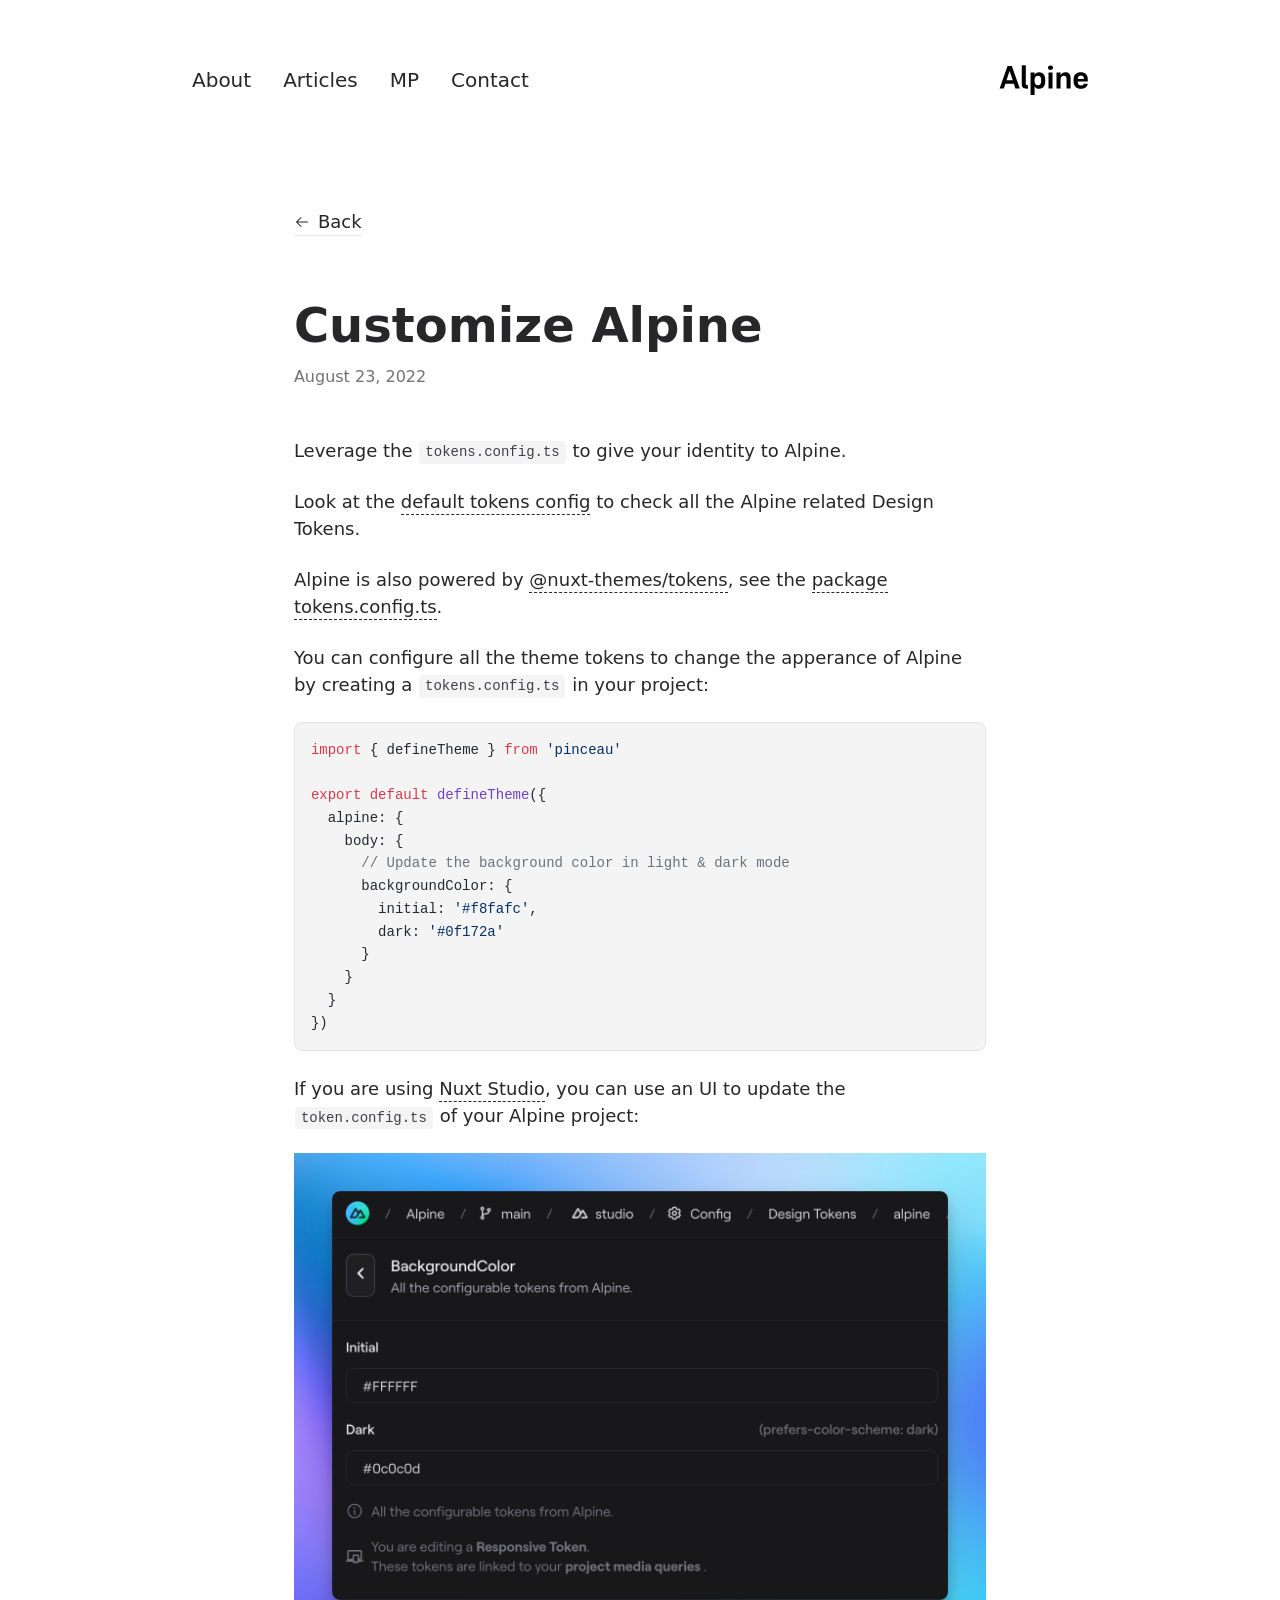
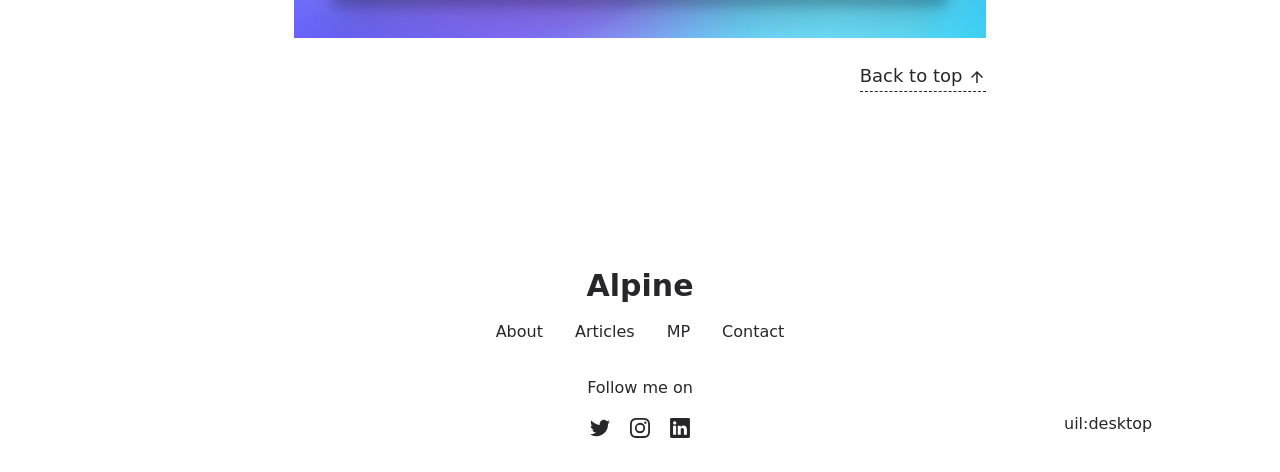
<file: articles/design-tokens/index.html>
<!DOCTYPE html><html  lang="en"><head><meta charset="utf-8">
<meta name="viewport" content="width=device-width, initial-scale=1">
<title>Customize Alpine</title>
<link rel="stylesheet" href="/_nuxt/entry.FN4B8y1p.css" crossorigin>
<link rel="stylesheet" href="/_nuxt/DocumentDrivenNotFound.CcgiPiUf.css" crossorigin>
<link rel="stylesheet" href="/_nuxt/article.DNJYfHPG.css" crossorigin>
<link rel="stylesheet" href="/_nuxt/ProseA.CKYwg7Vi.css" crossorigin>
<link rel="stylesheet" href="/_nuxt/ProseH1.syTZ2hw9.css" crossorigin>
<link rel="stylesheet" href="/_nuxt/ProseP.DdzcLK6V.css" crossorigin>
<link rel="stylesheet" href="/_nuxt/ProseCodeInline.BpIBD3bf.css" crossorigin>
<link rel="stylesheet" href="/_nuxt/ProsePre.B_fgAJq0.css" crossorigin>
<link rel="stylesheet" href="/_nuxt/ProseCode.eSgbXt70.css" crossorigin>
<link rel="stylesheet" href="/_nuxt/ProseImg.BTY-2Faw.css" crossorigin>
<link rel="preload" as="fetch" crossorigin="anonymous" href="/articles/design-tokens/_payload.json?_b=267792a1-df66-4952-b792-bdc9a00469fd">
<link rel="modulepreload" as="script" crossorigin href="/_nuxt/CjiepnJO.js">
<link rel="modulepreload" as="script" crossorigin href="/_nuxt/BJVPfCN9.js">
<link rel="modulepreload" as="script" crossorigin href="/_nuxt/CTB3kH4F.js">
<link rel="modulepreload" as="script" crossorigin href="/_nuxt/B2JDE1Kw.js">
<link rel="modulepreload" as="script" crossorigin href="/_nuxt/BBem1-0-.js">
<link rel="modulepreload" as="script" crossorigin href="/_nuxt/Dwys9pnB.js">
<link rel="modulepreload" as="script" crossorigin href="/_nuxt/DO-USROL.js">
<link rel="modulepreload" as="script" crossorigin href="/_nuxt/Bn_t-if4.js">
<link rel="modulepreload" as="script" crossorigin href="/_nuxt/CLux9Sl9.js">
<link rel="modulepreload" as="script" crossorigin href="/_nuxt/BcWussCh.js">
<link rel="modulepreload" as="script" crossorigin href="/_nuxt/Dhbw4Ysz.js">
<link rel="modulepreload" as="script" crossorigin href="/_nuxt/CsoizkIl.js">
<link rel="modulepreload" as="script" crossorigin href="/_nuxt/DL3OIrUy.js">
<link rel="modulepreload" as="script" crossorigin href="/_nuxt/B7BZTYfG.js">
<link rel="modulepreload" as="script" crossorigin href="/_nuxt/O-q8tV4j.js">
<link rel="modulepreload" as="script" crossorigin href="/_nuxt/rncO82F2.js">
<link rel="modulepreload" as="script" crossorigin href="/_nuxt/7G76fc2m.js">
<script type="module" src="/_nuxt/CjiepnJO.js" crossorigin></script>
<link rel="prefetch" as="script" crossorigin href="/_nuxt/6X8-HWhb.js">
<link rel="prefetch" as="script" crossorigin href="/_nuxt/CC1Ip9_s.js">
<link rel="prefetch" as="script" crossorigin href="/_nuxt/Bgpfb5lP.js">
<link rel="prefetch" as="style" crossorigin href="/_nuxt/useStudio.C7emnOp-.css">
<link rel="prefetch" as="script" crossorigin href="/_nuxt/C_jKrZwB.js">
<link rel="prefetch" as="script" crossorigin href="/_nuxt/DMW3Jn-V.js">
<link rel="prefetch" as="style" crossorigin href="/_nuxt/error-404.CgUV78VA.css">
<link rel="prefetch" as="script" crossorigin href="/_nuxt/Bawy-9TX.js">
<link rel="prefetch" as="style" crossorigin href="/_nuxt/error-500.ClOsYwhK.css">
<link rel="prefetch" as="script" crossorigin href="/_nuxt/BtIlvOh7.js">
<meta name="twitter:card" content="summary_large_image">
<meta property="og:title" content="Customize Alpine">
<meta name="description" content="Leverage the tokens.config.ts to give your identity to Alpine.">
<meta property="og:description" content="Leverage the tokens.config.ts to give your identity to Alpine.">
<meta property="og:image" content="/articles/design-tokens.webp">
<meta property="og:image:width" content="400">
<meta property="og:image:height" content="300">
<meta property="og:image:alt" content="An image showcasing my project."><style id="pinceau-runtime-hydratable">@media{.phy[--]{--puid:5IJ5sW-v;}.pv--xvVvC{max-width:var(--elements-container-maxWidth);padding-left:var(--elements-container-padding-mobile);padding-right:var(--elements-container-padding-mobile);}@media (min-width: 475px){.pv--xvVvC{padding-left:var(--elements-container-padding-xs);padding-right:var(--elements-container-padding-xs);}}@media (min-width: 640px){.pv--xvVvC{padding-left:var(--elements-container-padding-sm);padding-right:var(--elements-container-padding-sm);}}@media (min-width: 768px){.pv--xvVvC{padding-left:var(--elements-container-padding-md);padding-right:var(--elements-container-padding-md);}}} </style><style id="pinceau-theme">@media { :root {--pinceau-mq: initial; --alpine-readableLine: 68ch;--alpine-backdrop-backgroundColor: #f4f4f5b3;--prose-code-inline-padding: 0.2rem 0.375rem 0.2rem 0.375rem;--prose-code-block-backdropFilter: contrast(1);--prose-code-block-border-style: solid;--prose-code-block-border-width: 1px;--prose-tbody-tr-borderBottom-style: dashed;--prose-tbody-tr-borderBottom-width: 1px;--prose-th-textAlign: inherit;--prose-thead-borderBottom-style: solid;--prose-thead-borderBottom-width: 1px;--prose-thead-border-style: solid;--prose-thead-border-width: 0px;--prose-table-textAlign: start;--prose-hr-width: 1px;--prose-hr-style: solid;--prose-li-listStylePosition: outside;--prose-ol-li-markerColor: currentColor;--prose-ol-paddingInlineStart: 21px;--prose-ol-listStyleType: decimal;--prose-ul-li-markerColor: currentColor;--prose-ul-paddingInlineStart: 21px;--prose-ul-listStyleType: disc;--prose-blockquote-border-style: solid;--prose-blockquote-border-width: 4px;--prose-blockquote-quotes: '201C' '201D' '2018' '2019';--prose-blockquote-paddingInlineStart: 24px;--prose-a-code-color-hover: currentColor;--prose-a-code-color-static: currentColor;--prose-a-hasCode-borderBottom: none;--prose-a-border-distance: 2px;--prose-a-border-color-hover: currentColor;--prose-a-border-color-static: currentColor;--prose-a-border-style-hover: solid;--prose-a-border-style-static: dashed;--prose-a-border-width: 1px;--prose-a-color-static: inherit;--prose-a-textDecoration: none;--prose-h6-margin: 3rem 0 2rem;--prose-h5-margin: 3rem 0 2rem;--prose-h4-margin: 3rem 0 2rem;--prose-h3-margin: 3rem 0 2rem;--prose-h2-margin: 3rem 0 2rem;--prose-h1-margin: 0 0 2rem;--prose-p-fontSize: 18px;--typography-lead-loose: 2;--typography-lead-relaxed: 1.625;--typography-lead-normal: 1.5;--typography-lead-snug: 1.375;--typography-lead-tight: 1.25;--typography-lead-none: 1;--typography-lead-10: 2.5rem;--typography-lead-9: 2.25rem;--typography-lead-8: 2rem;--typography-lead-7: 1.75rem;--typography-lead-6: 1.5rem;--typography-lead-5: 1.25rem;--typography-lead-4: 1rem;--typography-lead-3: .75rem;--typography-lead-2: .5rem;--typography-lead-1: .025rem;--typography-fontWeight-black: 900;--typography-fontWeight-extrabold: 800;--typography-fontWeight-bold: 700;--typography-fontWeight-semibold: 600;--typography-fontWeight-medium: 500;--typography-fontWeight-normal: 400;--typography-fontWeight-light: 300;--typography-fontWeight-extralight: 200;--typography-fontWeight-thin: 100;--typography-fontSize-9xl: 128px;--typography-fontSize-8xl: 96px;--typography-fontSize-7xl: 72px;--typography-fontSize-6xl: 60px;--typography-fontSize-5xl: 48px;--typography-fontSize-4xl: 36px;--typography-fontSize-3xl: 30px;--typography-fontSize-2xl: 24px;--typography-fontSize-xl: 20px;--typography-fontSize-lg: 18px;--typography-fontSize-base: 16px;--typography-fontSize-sm: 14px;--typography-fontSize-xs: 12px;--typography-letterSpacing-wide: 0.025em;--typography-letterSpacing-tight: -0.025em;--typography-verticalMargin-base: 24px;--typography-verticalMargin-sm: 16px;--elements-border-secondary-hover: [object Object];--elements-backdrop-background: #fffc;--elements-backdrop-filter: saturate(200%) blur(20px);--elements-container-maxWidth: 64rem;--lead-loose: 2;--lead-relaxed: 1.625;--lead-normal: 1.5;--lead-snug: 1.375;--lead-tight: 1.25;--lead-none: 1;--lead-10: 2.5rem;--lead-9: 2.25rem;--lead-8: 2rem;--lead-7: 1.75rem;--lead-6: 1.5rem;--lead-5: 1.25rem;--lead-4: 1rem;--lead-3: .75rem;--lead-2: .5rem;--lead-1: .025rem;--letterSpacing-widest: 0.1em;--letterSpacing-wider: 0.05em;--letterSpacing-wide: 0.025em;--letterSpacing-normal: 0em;--letterSpacing-tight: -0.025em;--letterSpacing-tighter: -0.05em;--fontSize-9xl: 8rem;--fontSize-8xl: 6rem;--fontSize-7xl: 4.5rem;--fontSize-6xl: 3.75rem;--fontSize-5xl: 3rem;--fontSize-4xl: 2.25rem;--fontSize-3xl: 1.875rem;--fontSize-2xl: 1.5rem;--fontSize-xl: 1.25rem;--fontSize-lg: 1.125rem;--fontSize-base: 1rem;--fontSize-sm: 0.875rem;--fontSize-xs: 0.75rem;--fontWeight-black: 900;--fontWeight-extrabold: 800;--fontWeight-bold: 700;--fontWeight-semibold: 600;--fontWeight-medium: 500;--fontWeight-normal: 400;--fontWeight-light: 300;--fontWeight-extralight: 200;--fontWeight-thin: 100;--font-mono: ui-monospace, SFMono-Regular, Menlo, Monaco, Consolas, Liberation Mono, Courier New, monospace;--font-serif: ui-serif, Georgia, Cambria, Times New Roman, Times, serif;--font-sans: ui-sans-serif, system-ui, -apple-system, BlinkMacSystemFont, Segoe UI, Roboto, Helvetica Neue, Arial, Noto Sans, sans-serif, Apple Color Emoji, Segoe UI Emoji, Segoe UI Symbol, Noto Color Emoji;--opacity-total: 1;--opacity-high: 0.8;--opacity-medium: 0.5;--opacity-soft: 0.3;--opacity-light: 0.15;--opacity-bright: 0.1;--opacity-noOpacity: 0;--borderWidth-lg: 3px;--borderWidth-md: 2px;--borderWidth-sm: 1px;--borderWidth-noBorder: 0;--space-rem-875: 0.875rem;--space-rem-625: 0.625rem;--space-rem-375: 0.375rem;--space-rem-125: 0.125rem;--space-px: 1px;--space-128: 32rem;--space-96: 24rem;--space-80: 20rem;--space-72: 18rem;--space-64: 16rem;--space-60: 15rem;--space-56: 14rem;--space-52: 13rem;--space-48: 12rem;--space-44: 11rem;--space-40: 10rem;--space-36: 9rem;--space-32: 8rem;--space-28: 7rem;--space-24: 6rem;--space-20: 5rem;--space-16: 4rem;--space-14: 3.5rem;--space-12: 3rem;--space-11: 2.75rem;--space-10: 2.5rem;--space-9: 2.25rem;--space-8: 2rem;--space-7: 1.75rem;--space-6: 1.5rem;--space-5: 1.25rem;--space-4: 1rem;--space-3: 0.75rem;--space-2: 0.5rem;--space-1: 0.25rem;--space-0: 0px;--size-full: 100%;--size-7xl: 80rem;--size-6xl: 72rem;--size-5xl: 64rem;--size-4xl: 56rem;--size-3xl: 48rem;--size-2xl: 42rem;--size-xl: 36rem;--size-lg: 32rem;--size-md: 28rem;--size-sm: 24rem;--size-xs: 20rem;--size-200: 200px;--size-104: 104px;--size-80: 80px;--size-64: 64px;--size-56: 56px;--size-48: 48px;--size-40: 40px;--size-32: 32px;--size-24: 24px;--size-20: 20px;--size-16: 16px;--size-12: 12px;--size-8: 8px;--size-6: 6px;--size-4: 4px;--size-2: 2px;--size-0: 0px;--radii-full: 9999px;--radii-3xl: 1.75rem;--radii-2xl: 1.5rem;--radii-xl: 1rem;--radii-lg: 0.75rem;--radii-md: 0.5rem;--radii-sm: 0.375rem;--radii-xs: 0.25rem;--radii-2xs: 0.125rem;--radii-none: 0px;--shadow-none: 0px 0px 0px 0px transparent;--shadow-lg: 0px 10px 15px -3px #000000, 0px 4px 6px -4px #000000;--shadow-md: 0px 4px 6px -1px #000000, 0px 2px 4px -2px #000000;--shadow-sm: 0px 1px 3px 0px #000000, 0px 1px 2px -1px #000000;--shadow-xs: 0px 1px 2px 0px #000000;--height-screen: 100vh;--width-screen: 100vw;--color-primary-900: #002e38;--color-primary-800: #005c70;--color-primary-700: #008aa9;--color-primary-600: #00b9e1;--color-primary-500: #1ad6ff;--color-primary-400: #40ddff;--color-primary-300: #66e4ff;--color-primary-200: #8deaff;--color-primary-100: #b3f1ff;--color-primary-50: #d9f8ff;--color-ruby-900: #380011;--color-ruby-800: #700021;--color-ruby-700: #a90032;--color-ruby-600: #e10043;--color-ruby-500: #ff1a5e;--color-ruby-400: #ff4079;--color-ruby-300: #ff6694;--color-ruby-200: #ff8dae;--color-ruby-100: #ffb3c9;--color-ruby-50: #ffd9e4;--color-pink-900: #380025;--color-pink-800: #70004b;--color-pink-700: #a90070;--color-pink-600: #e10095;--color-pink-500: #ff1ab2;--color-pink-400: #ff40bf;--color-pink-300: #ff66cc;--color-pink-200: #ff8dd8;--color-pink-100: #ffb3e5;--color-pink-50: #ffd9f2;--color-purple-900: #190038;--color-purple-800: #330070;--color-purple-700: #4c00a9;--color-purple-600: #6500e1;--color-purple-500: #811aff;--color-purple-400: #9640ff;--color-purple-300: #ab66ff;--color-purple-200: #c08dff;--color-purple-100: #d5b3ff;--color-purple-50: #ead9ff;--color-royalblue-900: #0b0531;--color-royalblue-800: #160a62;--color-royalblue-700: #211093;--color-royalblue-600: #2c15c4;--color-royalblue-500: #4127e8;--color-royalblue-400: #614bec;--color-royalblue-300: #806ff0;--color-royalblue-200: #a093f3;--color-royalblue-100: #c0b7f7;--color-royalblue-50: #dfdbfb;--color-indigoblue-900: #001238;--color-indigoblue-800: #002370;--color-indigoblue-700: #0035a9;--color-indigoblue-600: #0047e1;--color-indigoblue-500: #1a62ff;--color-indigoblue-400: #407cff;--color-indigoblue-300: #6696ff;--color-indigoblue-200: #8db0ff;--color-indigoblue-100: #b3cbff;--color-indigoblue-50: #d9e5ff;--color-blue-900: #002438;--color-blue-800: #004870;--color-blue-700: #006ca9;--color-blue-600: #0090e1;--color-blue-500: #1aadff;--color-blue-400: #40bbff;--color-blue-300: #66c8ff;--color-blue-200: #8dd6ff;--color-blue-100: #b3e4ff;--color-blue-50: #d9f1ff;--color-lightblue-900: #002e38;--color-lightblue-800: #005c70;--color-lightblue-700: #008aa9;--color-lightblue-600: #00b9e1;--color-lightblue-500: #1ad6ff;--color-lightblue-400: #40ddff;--color-lightblue-300: #66e4ff;--color-lightblue-200: #8deaff;--color-lightblue-100: #b3f1ff;--color-lightblue-50: #d9f8ff;--color-teal-900: #062a28;--color-teal-800: #0b544f;--color-teal-700: #117d77;--color-teal-600: #16a79e;--color-teal-500: #1cd1c6;--color-teal-400: #36e4da;--color-teal-300: #5fe9e1;--color-teal-200: #87efe9;--color-teal-100: #aff4f0;--color-teal-50: #d7faf8;--color-pear-900: #2a2b09;--color-pear-800: #545512;--color-pear-700: #7e801b;--color-pear-600: #a8aa24;--color-pear-500: #d0d32f;--color-pear-400: #d8da52;--color-pear-300: #e0e274;--color-pear-200: #e8e997;--color-pear-100: #eff0ba;--color-pear-50: #f7f8dc;--color-red-900: #380300;--color-red-800: #700700;--color-red-700: #a90a00;--color-red-600: #e10e00;--color-red-500: #ff281a;--color-red-400: #ff4c40;--color-red-300: #ff7066;--color-red-200: #ff948d;--color-red-100: #ffb7b3;--color-red-50: #ffdbd9;--color-orange-900: #381800;--color-orange-800: #702f00;--color-orange-700: #a94700;--color-orange-600: #e15e00;--color-orange-500: #ff7a1a;--color-orange-400: #ff9040;--color-orange-300: #ffa666;--color-orange-200: #ffbd8d;--color-orange-100: #ffd3b3;--color-orange-50: #ffe9d9;--color-yellow-900: #362b03;--color-yellow-800: #6d5605;--color-yellow-700: #a38108;--color-yellow-600: #daac0a;--color-yellow-500: #f5c828;--color-yellow-400: #f7d14c;--color-yellow-300: #f8da70;--color-yellow-200: #fae393;--color-yellow-100: #fcedb7;--color-yellow-50: #fdf6db;--color-green-900: #003f25;--color-green-800: #005e38;--color-green-700: #007e4a;--color-green-600: #009d5d;--color-green-500: #00bd6f;--color-green-400: #00dc82;--color-green-300: #30ffaa;--color-green-200: #83ffcc;--color-green-100: #acffdd;--color-green-50: #d6ffee;--color-gray-900: #18181B;--color-gray-800: #27272A;--color-gray-700: #3f3f46;--color-gray-600: #52525B;--color-gray-500: #71717A;--color-gray-400: #a1a1aa;--color-gray-300: #D4d4d8;--color-gray-200: #e4e4e7;--color-gray-100: #f4f4f5;--color-gray-50: #fafafa;--color-black: #0c0c0d;--color-white: #FFFFFF;--media-portrait: only screen and (orientation: portrait);--media-landscape: only screen and (orientation: landscape);--media-rm: (prefers-reduced-motion: reduce);--media-2xl: (min-width: 1536px);--media-xl: (min-width: 1280px);--media-lg: (min-width: 1024px);--media-md: (min-width: 768px);--media-sm: (min-width: 640px);--media-xs: (min-width: 475px);--alpine-body-color: var(--color-gray-800);--alpine-body-backgroundColor: var(--color-white);--prose-code-inline-fontWeight: var(--typography-fontWeight-normal);--prose-code-inline-fontSize: var(--typography-fontSize-sm);--prose-code-inline-borderRadius: var(--radii-xs);--prose-code-block-pre-padding: var(--typography-verticalMargin-sm);--prose-code-block-margin: var(--typography-verticalMargin-base) 0;--prose-code-block-fontSize: var(--typography-fontSize-sm);--prose-tbody-code-inline-fontSize: var(--typography-fontSize-sm);--prose-tbody-td-padding: var(--typography-verticalMargin-sm);--prose-th-fontWeight: var(--typography-fontWeight-semibold);--prose-th-padding: 0 var(--typography-verticalMargin-sm) var(--typography-verticalMargin-sm) var(--typography-verticalMargin-sm);--prose-table-lineHeight: var(--typography-lead-6);--prose-table-fontSize: var(--typography-fontSize-sm);--prose-table-margin: var(--typography-verticalMargin-base) 0;--prose-hr-margin: var(--typography-verticalMargin-base) 0;--prose-li-margin: var(--typography-verticalMargin-sm) 0;--prose-ol-margin: var(--typography-verticalMargin-base) 0;--prose-ul-margin: var(--typography-verticalMargin-base) 0;--prose-blockquote-margin: var(--typography-verticalMargin-base) 0;--prose-a-code-border-style: var(--prose-a-border-style-static);--prose-a-code-border-width: var(--prose-a-border-width);--prose-a-fontWeight: var(--typography-fontWeight-medium);--prose-img-margin: var(--typography-verticalMargin-base) 0;--prose-strong-fontWeight: var(--typography-fontWeight-semibold);--prose-h6-iconSize: var(--typography-fontSize-base);--prose-h6-fontWeight: var(--typography-fontWeight-semibold);--prose-h6-lineHeight: var(--typography-lead-normal);--prose-h6-fontSize: var(--typography-fontSize-lg);--prose-h5-iconSize: var(--typography-fontSize-lg);--prose-h5-fontWeight: var(--typography-fontWeight-semibold);--prose-h5-lineHeight: var(--typography-lead-snug);--prose-h5-fontSize: var(--typography-fontSize-xl);--prose-h4-iconSize: var(--typography-fontSize-lg);--prose-h4-letterSpacing: var(--typography-letterSpacing-tight);--prose-h4-fontWeight: var(--typography-fontWeight-semibold);--prose-h4-lineHeight: var(--typography-lead-snug);--prose-h4-fontSize: var(--typography-fontSize-2xl);--prose-h3-iconSize: var(--typography-fontSize-xl);--prose-h3-letterSpacing: var(--typography-letterSpacing-tight);--prose-h3-fontWeight: var(--typography-fontWeight-semibold);--prose-h3-lineHeight: var(--typography-lead-snug);--prose-h3-fontSize: var(--typography-fontSize-3xl);--prose-h2-iconSize: var(--typography-fontSize-2xl);--prose-h2-letterSpacing: var(--typography-letterSpacing-tight);--prose-h2-fontWeight: var(--typography-fontWeight-semibold);--prose-h2-lineHeight: var(--typography-lead-tight);--prose-h2-fontSize: var(--typography-fontSize-4xl);--prose-h1-iconSize: var(--typography-fontSize-3xl);--prose-h1-letterSpacing: var(--typography-letterSpacing-tight);--prose-h1-fontWeight: var(--typography-fontWeight-bold);--prose-h1-lineHeight: var(--typography-lead-tight);--prose-h1-fontSize: var(--typography-fontSize-5xl);--prose-p-br-margin: var(--typography-verticalMargin-base) 0 0 0;--prose-p-margin: var(--typography-verticalMargin-base) 0;--prose-p-lineHeight: var(--typography-lead-normal);--typography-color-primary-900: var(--color-primary-900);--typography-color-primary-800: var(--color-primary-800);--typography-color-primary-700: var(--color-primary-700);--typography-color-primary-600: var(--color-primary-600);--typography-color-primary-500: var(--color-primary-500);--typography-color-primary-400: var(--color-primary-400);--typography-color-primary-300: var(--color-primary-300);--typography-color-primary-200: var(--color-primary-200);--typography-color-primary-100: var(--color-primary-100);--typography-color-primary-50: var(--color-primary-50);--typography-font-code: var(--font-mono);--typography-font-body: var(--font-sans);--typography-font-display: var(--font-sans);--typography-body-backgroundColor: var(--color-white);--typography-body-color: var(--color-black);--elements-state-danger-borderColor-secondary: var(--color-red-200);--elements-state-danger-borderColor-primary: var(--color-red-100);--elements-state-danger-backgroundColor-secondary: var(--color-red-100);--elements-state-danger-backgroundColor-primary: var(--color-red-50);--elements-state-danger-color-secondary: var(--color-red-600);--elements-state-danger-color-primary: var(--color-red-500);--elements-state-warning-borderColor-secondary: var(--color-yellow-200);--elements-state-warning-borderColor-primary: var(--color-yellow-100);--elements-state-warning-backgroundColor-secondary: var(--color-yellow-100);--elements-state-warning-backgroundColor-primary: var(--color-yellow-50);--elements-state-warning-color-secondary: var(--color-yellow-700);--elements-state-warning-color-primary: var(--color-yellow-600);--elements-state-success-borderColor-secondary: var(--color-green-200);--elements-state-success-borderColor-primary: var(--color-green-100);--elements-state-success-backgroundColor-secondary: var(--color-green-100);--elements-state-success-backgroundColor-primary: var(--color-green-50);--elements-state-success-color-secondary: var(--color-green-600);--elements-state-success-color-primary: var(--color-green-500);--elements-state-info-borderColor-secondary: var(--color-blue-200);--elements-state-info-borderColor-primary: var(--color-blue-100);--elements-state-info-backgroundColor-secondary: var(--color-blue-100);--elements-state-info-backgroundColor-primary: var(--color-blue-50);--elements-state-info-color-secondary: var(--color-blue-600);--elements-state-info-color-primary: var(--color-blue-500);--elements-state-primary-borderColor-secondary: var(--color-primary-200);--elements-state-primary-borderColor-primary: var(--color-primary-100);--elements-state-primary-backgroundColor-secondary: var(--color-primary-100);--elements-state-primary-backgroundColor-primary: var(--color-primary-50);--elements-state-primary-color-secondary: var(--color-primary-700);--elements-state-primary-color-primary: var(--color-primary-600);--elements-surface-secondary-backgroundColor: var(--color-gray-200);--elements-surface-primary-backgroundColor: var(--color-gray-100);--elements-surface-background-base: var(--color-gray-100);--elements-border-secondary-static: var(--color-gray-200);--elements-border-primary-hover: var(--color-gray-200);--elements-border-primary-static: var(--color-gray-100);--elements-container-padding-md: var(--space-16);--elements-container-padding-sm: var(--space-12);--elements-container-padding-xs: var(--space-8);--elements-container-padding-mobile: var(--space-6);--elements-text-secondary-color-hover: var(--color-gray-700);--elements-text-secondary-color-static: var(--color-gray-500);--elements-text-primary-color-static: var(--color-gray-900);--text-6xl-lineHeight: var(--lead-none);--text-6xl-fontSize: var(--fontSize-6xl);--text-5xl-lineHeight: var(--lead-none);--text-5xl-fontSize: var(--fontSize-5xl);--text-4xl-lineHeight: var(--lead-10);--text-4xl-fontSize: var(--fontSize-4xl);--text-3xl-lineHeight: var(--lead-9);--text-3xl-fontSize: var(--fontSize-3xl);--text-2xl-lineHeight: var(--lead-8);--text-2xl-fontSize: var(--fontSize-2xl);--text-xl-lineHeight: var(--lead-7);--text-xl-fontSize: var(--fontSize-xl);--text-lg-lineHeight: var(--lead-7);--text-lg-fontSize: var(--fontSize-lg);--text-base-lineHeight: var(--lead-6);--text-base-fontSize: var(--fontSize-base);--text-sm-lineHeight: var(--lead-5);--text-sm-fontSize: var(--fontSize-sm);--text-xs-lineHeight: var(--lead-4);--text-xs-fontSize: var(--fontSize-xs);--shadow-2xl: 0px 25px 50px -12px var(--color-gray-900);--shadow-xl: 0px 20px 25px -5px var(--color-gray-400), 0px 8px 10px -6px #000000;--color-secondary-900: var(--color-gray-900);--color-secondary-800: var(--color-gray-800);--color-secondary-700: var(--color-gray-700);--color-secondary-600: var(--color-gray-600);--color-secondary-500: var(--color-gray-500);--color-secondary-400: var(--color-gray-400);--color-secondary-300: var(--color-gray-300);--color-secondary-200: var(--color-gray-200);--color-secondary-100: var(--color-gray-100);--color-secondary-50: var(--color-gray-50);--prose-a-code-background-hover: var(--typography-color-primary-50);--prose-a-code-border-color-hover: var(--typography-color-primary-500);--prose-a-color-hover: var(--typography-color-primary-500);--typography-color-secondary-900: var(--color-secondary-900);--typography-color-secondary-800: var(--color-secondary-800);--typography-color-secondary-700: var(--color-secondary-700);--typography-color-secondary-600: var(--color-secondary-600);--typography-color-secondary-500: var(--color-secondary-500);--typography-color-secondary-400: var(--color-secondary-400);--typography-color-secondary-300: var(--color-secondary-300);--typography-color-secondary-200: var(--color-secondary-200);--typography-color-secondary-100: var(--color-secondary-100);--typography-color-secondary-50: var(--color-secondary-50);--prose-code-inline-backgroundColor: var(--typography-color-secondary-100);--prose-code-inline-color: var(--typography-color-secondary-700);--prose-code-block-backgroundColor: var(--typography-color-secondary-100);--prose-code-block-color: var(--typography-color-secondary-700);--prose-code-block-border-color: var(--typography-color-secondary-200);--prose-tbody-tr-borderBottom-color: var(--typography-color-secondary-200);--prose-th-color: var(--typography-color-secondary-600);--prose-thead-borderBottom-color: var(--typography-color-secondary-200);--prose-thead-border-color: var(--typography-color-secondary-300);--prose-hr-color: var(--typography-color-secondary-200);--prose-blockquote-border-color: var(--typography-color-secondary-200);--prose-blockquote-color: var(--typography-color-secondary-500);--prose-a-code-border-color-static: var(--typography-color-secondary-400); } }@media { :root.dark {--pinceau-mq: dark; --alpine-backdrop-backgroundColor: #18181bb3;--prose-code-block-backdropFilter: contrast(1);--prose-ol-li-markerColor: currentColor;--prose-ul-li-markerColor: currentColor;--prose-a-code-color-hover: currentColor;--prose-a-code-color-static: currentColor;--prose-a-border-color-hover: currentColor;--prose-a-border-color-static: currentColor;--prose-a-color-static: inherit;--elements-backdrop-background: #0c0d0ccc;--alpine-body-color: var(--color-gray-200);--alpine-body-backgroundColor: var(--color-black);--typography-body-backgroundColor: var(--color-black);--typography-body-color: var(--color-white);--elements-state-danger-borderColor-secondary: var(--color-red-700);--elements-state-danger-borderColor-primary: var(--color-red-800);--elements-state-danger-backgroundColor-secondary: var(--color-red-800);--elements-state-danger-backgroundColor-primary: var(--color-red-900);--elements-state-danger-color-secondary: var(--color-red-200);--elements-state-danger-color-primary: var(--color-red-300);--elements-state-warning-borderColor-secondary: var(--color-yellow-700);--elements-state-warning-borderColor-primary: var(--color-yellow-800);--elements-state-warning-backgroundColor-secondary: var(--color-yellow-800);--elements-state-warning-backgroundColor-primary: var(--color-yellow-900);--elements-state-warning-color-secondary: var(--color-yellow-200);--elements-state-warning-color-primary: var(--color-yellow-400);--elements-state-success-borderColor-secondary: var(--color-green-700);--elements-state-success-borderColor-primary: var(--color-green-800);--elements-state-success-backgroundColor-secondary: var(--color-green-800);--elements-state-success-backgroundColor-primary: var(--color-green-900);--elements-state-success-color-secondary: var(--color-green-200);--elements-state-success-color-primary: var(--color-green-400);--elements-state-info-borderColor-secondary: var(--color-blue-700);--elements-state-info-borderColor-primary: var(--color-blue-800);--elements-state-info-backgroundColor-secondary: var(--color-blue-800);--elements-state-info-backgroundColor-primary: var(--color-blue-900);--elements-state-info-color-secondary: var(--color-blue-200);--elements-state-info-color-primary: var(--color-blue-400);--elements-state-primary-borderColor-secondary: var(--color-primary-700);--elements-state-primary-borderColor-primary: var(--color-primary-800);--elements-state-primary-backgroundColor-secondary: var(--color-primary-800);--elements-state-primary-backgroundColor-primary: var(--color-primary-900);--elements-state-primary-color-secondary: var(--color-primary-200);--elements-state-primary-color-primary: var(--color-primary-400);--elements-surface-secondary-backgroundColor: var(--color-gray-800);--elements-surface-primary-backgroundColor: var(--color-gray-900);--elements-surface-background-base: var(--color-gray-900);--elements-border-secondary-static: var(--color-gray-800);--elements-border-primary-hover: var(--color-gray-800);--elements-border-primary-static: var(--color-gray-900);--elements-text-secondary-color-hover: var(--color-gray-200);--elements-text-secondary-color-static: var(--color-gray-400);--elements-text-primary-color-static: var(--color-gray-50);--prose-a-code-background-hover: var(--typography-color-primary-900);--prose-a-code-border-color-hover: var(--typography-color-primary-600);--prose-a-color-hover: var(--typography-color-primary-400);--prose-code-inline-backgroundColor: var(--typography-color-secondary-800);--prose-code-inline-color: var(--typography-color-secondary-200);--prose-code-block-backgroundColor: var(--typography-color-secondary-900);--prose-code-block-color: var(--typography-color-secondary-200);--prose-code-block-border-color: var(--typography-color-secondary-800);--prose-tbody-tr-borderBottom-color: var(--typography-color-secondary-800);--prose-th-color: var(--typography-color-secondary-400);--prose-thead-borderBottom-color: var(--typography-color-secondary-800);--prose-thead-border-color: var(--typography-color-secondary-600);--prose-hr-color: var(--typography-color-secondary-800);--prose-blockquote-border-color: var(--typography-color-secondary-700);--prose-blockquote-color: var(--typography-color-secondary-400);--prose-a-code-border-color-static: var(--typography-color-secondary-600); } }</style><script>"use strict";const w=window,de=document.documentElement,knownColorSchemes=["dark","light"],preference=window.localStorage.getItem("nuxt-color-mode")||"system";let value=preference==="system"?getColorScheme():preference;const forcedColorMode=de.getAttribute("data-color-mode-forced");forcedColorMode&&(value=forcedColorMode),addColorScheme(value),w["__NUXT_COLOR_MODE__"]={preference,value,getColorScheme,addColorScheme,removeColorScheme};function addColorScheme(e){const o=""+e+"",t="";de.classList?de.classList.add(o):de.className+=" "+o,t&&de.setAttribute("data-"+t,e)}function removeColorScheme(e){const o=""+e+"",t="";de.classList?de.classList.remove(o):de.className=de.className.replace(new RegExp(o,"g"),""),t&&de.removeAttribute("data-"+t)}function prefersColorScheme(e){return w.matchMedia("(prefers-color-scheme"+e+")")}function getColorScheme(){if(w.matchMedia&&prefersColorScheme("").media!=="not all"){for(const e of knownColorSchemes)if(prefersColorScheme(":"+e).matches)return e}return"light"}
</script></head><body><div id="__nuxt"><div class="container pv--xvVvC pc-5IJ5sW app-layout" data-v-7b318731 data-v-11acfbc0><!--[--><div class="nuxt-progress" style="width:0%;height:3px;opacity:0;background-size:Infinity% auto;" data-v-7b318731></div><header class="right" data-v-7b318731 data-v-13bfb858><div class="menu" data-v-13bfb858><button aria-label="Navigation Menu" data-v-13bfb858><svg width="24" height="24" viewBox="0 0 68 68" fill="currentColor" xmlns="http://www.w3.org/2000/svg" data-v-13bfb858><path d="M8 34C8 32.1362 8 31.2044 8.30448 30.4693C8.71046 29.4892 9.48915 28.7105 10.4693 28.3045C11.2044 28 12.1362 28 14 28C15.8638 28 16.7956 28 17.5307 28.3045C18.5108 28.7105 19.2895 29.4892 19.6955 30.4693C20 31.2044 20 32.1362 20 34C20 35.8638 20 36.7956 19.6955 37.5307C19.2895 38.5108 18.5108 39.2895 17.5307 39.6955C16.7956 40 15.8638 40 14 40C12.1362 40 11.2044 40 10.4693 39.6955C9.48915 39.2895 8.71046 38.5108 8.30448 37.5307C8 36.7956 8 35.8638 8 34Z" data-v-13bfb858></path><path d="M28 34C28 32.1362 28 31.2044 28.3045 30.4693C28.7105 29.4892 29.4892 28.7105 30.4693 28.3045C31.2044 28 32.1362 28 34 28C35.8638 28 36.7956 28 37.5307 28.3045C38.5108 28.7105 39.2895 29.4892 39.6955 30.4693C40 31.2044 40 32.1362 40 34C40 35.8638 40 36.7956 39.6955 37.5307C39.2895 38.5108 38.5108 39.2895 37.5307 39.6955C36.7956 40 35.8638 40 34 40C32.1362 40 31.2044 40 30.4693 39.6955C29.4892 39.2895 28.7105 38.5108 28.3045 37.5307C28 36.7956 28 35.8638 28 34Z" data-v-13bfb858></path><path d="M48 34C48 32.1362 48 31.2044 48.3045 30.4693C48.7105 29.4892 49.4892 28.7105 50.4693 28.3045C51.2044 28 52.1362 28 54 28C55.8638 28 56.7956 28 57.5307 28.3045C58.5108 28.7105 59.2895 29.4892 59.6955 30.4693C60 31.2044 60 32.1362 60 34C60 35.8638 60 36.7956 59.6955 37.5307C59.2895 38.5108 58.5108 39.2895 57.5307 39.6955C56.7956 40 55.8638 40 54 40C52.1362 40 51.2044 40 50.4693 39.6955C49.4892 39.2895 48.7105 38.5108 48.3045 37.5307C48 36.7956 48 35.8638 48 34Z" data-v-13bfb858></path></svg></button></div><div class="overlay" data-v-13bfb858><nav data-v-13bfb858 data-v-2513d3cf><ul data-v-2513d3cf><!--[--><li data-v-2513d3cf><a href="/" class="" data-v-2513d3cf><span class="underline-fx" data-v-2513d3cf></span> About</a></li><li data-v-2513d3cf><a href="/articles" class="" data-v-2513d3cf><span class="underline-fx" data-v-2513d3cf></span> Articles</a></li><li data-v-2513d3cf><a href="/mp" class="" data-v-2513d3cf><span class="underline-fx" data-v-2513d3cf></span> MP</a></li><li data-v-2513d3cf><a href="/contact" class="" data-v-2513d3cf><span class="underline-fx" data-v-2513d3cf></span> Contact</a></li><!--]--></ul></nav></div><div class="logo" data-v-13bfb858><a href="/" class="" data-v-13bfb858><img src="/logo-dark.svg" class="dark-img" alt="alpine" width="89" height="31" data-v-13bfb858><img src="/logo.svg" class="light-img" alt="alpine" width="89" height="31" data-v-13bfb858></a></div><div class="main-nav" data-v-13bfb858><nav data-v-13bfb858 data-v-2513d3cf><ul data-v-2513d3cf><!--[--><li data-v-2513d3cf><a href="/" class="" data-v-2513d3cf><span class="underline-fx" data-v-2513d3cf></span> About</a></li><li data-v-2513d3cf><a href="/articles" class="" data-v-2513d3cf><span class="underline-fx" data-v-2513d3cf></span> Articles</a></li><li data-v-2513d3cf><a href="/mp" class="" data-v-2513d3cf><span class="underline-fx" data-v-2513d3cf></span> MP</a></li><li data-v-2513d3cf><a href="/contact" class="" data-v-2513d3cf><span class="underline-fx" data-v-2513d3cf></span> Contact</a></li><!--]--></ul></nav></div></header><!--[--><div class="document-driven-page"><article data-v-f248f507><a href="/articles" class="back" data-v-f248f507><svg xmlns="http://www.w3.org/2000/svg" xmlns:xlink="http://www.w3.org/1999/xlink" aria-hidden="true" role="img" class="icon" data-v-f248f507 style="" width="1em" height="1em" viewBox="0 0 256 256" data-v-6cc61734><path fill="currentColor" d="M224 128a8 8 0 0 1-8 8H59.31l58.35 58.34a8 8 0 0 1-11.32 11.32l-72-72a8 8 0 0 1 0-11.32l72-72a8 8 0 0 1 11.32 11.32L59.31 120H216a8 8 0 0 1 8 8"/></svg><span data-v-f248f507> Back </span></a><header data-v-f248f507><h1 class="title" data-v-f248f507>Customize Alpine</h1><time datetime="2022-08-23T00:00:00.000Z" data-v-f248f507>August 23, 2022</time></header><div class="prose" data-v-f248f507><!--[--><div><h1 id="customize-alpine" data-v-af0ce9c1><a href="#customize-alpine" data-v-af0ce9c1><!--[-->Customize Alpine<!--]--><!----></a></h1><p data-v-72fcb4ea><!--[-->Leverage the <code class="" data-v-05a917b7><!--[-->tokens.config.ts<!--]--></code> to give your identity to Alpine.<!--]--></p><p data-v-72fcb4ea><!--[-->Look at the <a href="https://github.com/nuxt-themes/alpine/blob/main/tokens.config.ts" rel="nofollow" data-v-ab0dad35><!--[-->default tokens config<!--]--></a> to check all the Alpine related Design Tokens.<!--]--></p><p data-v-72fcb4ea><!--[-->Alpine is also powered by <a href="https://www.npmjs.com/package/@nuxt-themes/tokens" rel="nofollow" data-v-ab0dad35><!--[-->@nuxt-themes/tokens<!--]--></a>, see the <a href="https://unpkg.com/@nuxt-themes/tokens@latest/dist/tokens.config.ts" rel="nofollow" data-v-ab0dad35><!--[-->package tokens.config.ts<!--]--></a>.<!--]--></p><p data-v-72fcb4ea><!--[-->You can configure all the theme tokens to change the apperance of Alpine by creating a <code class="" data-v-05a917b7><!--[-->tokens.config.ts<!--]--></code> in your project:<!--]--></p><div class="highlight-ts prose-code" meta data-v-58c84e9f><!----><!--[--><pre class="language-ts shiki shiki-themes github-light github-dark" style=""><!--[--><code><span class="line" line="1"><span style="--shiki-default:#D73A49;--shiki-dark:#F97583">import</span><span style="--shiki-default:#24292E;--shiki-dark:#E1E4E8"> { defineTheme } </span><span style="--shiki-default:#D73A49;--shiki-dark:#F97583">from</span><span style="--shiki-default:#032F62;--shiki-dark:#9ECBFF"> &#39;pinceau&#39;
</span></span><span class="line" line="2"><span emptylineplaceholder="true">
</span></span><span class="line" line="3"><span style="--shiki-default:#D73A49;--shiki-dark:#F97583">export</span><span style="--shiki-default:#D73A49;--shiki-dark:#F97583"> default</span><span style="--shiki-default:#6F42C1;--shiki-dark:#B392F0"> defineTheme</span><span style="--shiki-default:#24292E;--shiki-dark:#E1E4E8">({
</span></span><span class="line" line="4"><span style="--shiki-default:#24292E;--shiki-dark:#E1E4E8">  alpine: {
</span></span><span class="line" line="5"><span style="--shiki-default:#24292E;--shiki-dark:#E1E4E8">    body: {
</span></span><span class="line" line="6"><span style="--shiki-default:#6A737D;--shiki-dark:#6A737D">      // Update the background color in light &amp; dark mode
</span></span><span class="line" line="7"><span style="--shiki-default:#24292E;--shiki-dark:#E1E4E8">      backgroundColor: {
</span></span><span class="line" line="8"><span style="--shiki-default:#24292E;--shiki-dark:#E1E4E8">        initial: </span><span style="--shiki-default:#032F62;--shiki-dark:#9ECBFF">&#39;#f8fafc&#39;</span><span style="--shiki-default:#24292E;--shiki-dark:#E1E4E8">,
</span></span><span class="line" line="9"><span style="--shiki-default:#24292E;--shiki-dark:#E1E4E8">        dark: </span><span style="--shiki-default:#032F62;--shiki-dark:#9ECBFF">&#39;#0f172a&#39;
</span></span><span class="line" line="10"><span style="--shiki-default:#24292E;--shiki-dark:#E1E4E8">      }
</span></span><span class="line" line="11"><span style="--shiki-default:#24292E;--shiki-dark:#E1E4E8">    }
</span></span><span class="line" line="12"><span style="--shiki-default:#24292E;--shiki-dark:#E1E4E8">  }
</span></span><span class="line" line="13"><span style="--shiki-default:#24292E;--shiki-dark:#E1E4E8">})
</span></span></code><!--]--></pre><!--]--><button class="copy-button" data-v-58c84e9f data-v-7a223b81><span class="sr-only" data-v-7a223b81>Copy to clipboard</span><span class="icon-wrapper" data-v-7a223b81><svg xmlns="http://www.w3.org/2000/svg" xmlns:xlink="http://www.w3.org/1999/xlink" aria-hidden="true" role="img" class="icon" data-v-7a223b81 style="" width="18px" height="18px" viewBox="0 0 256 256" data-v-6cc61734><path fill="currentColor" d="M216 32H88a8 8 0 0 0-8 8v40H40a8 8 0 0 0-8 8v128a8 8 0 0 0 8 8h128a8 8 0 0 0 8-8v-40h40a8 8 0 0 0 8-8V40a8 8 0 0 0-8-8m-56 176H48V96h112Zm48-48h-32V88a8 8 0 0 0-8-8H96V48h112Z"/></svg></span></button></div><p data-v-72fcb4ea><!--[-->If you are using <a href="https://nuxt.studio" rel="nofollow" data-v-ab0dad35><!--[-->Nuxt Studio<!--]--></a>, you can use an UI to update the <code class="" data-v-05a917b7><!--[-->token.config.ts<!--]--></code> of your Alpine project:<!--]--></p><p data-v-72fcb4ea><!--[--><a href="https://nuxt.studio" rel="nofollow" data-v-ab0dad35><!--[--><img src="/design-tokens-studio.png" alt="design-tokens-studio.png" data-v-16c43198><!--]--></a><!--]--></p><style>html.dark .shiki span {color: var(--shiki-dark);background: var(--shiki-dark-bg);font-style: var(--shiki-dark-font-style);font-weight: var(--shiki-dark-font-weight);text-decoration: var(--shiki-dark-text-decoration);}html .shiki span {color: var(--shiki-default);background: var(--shiki-default-bg);font-style: var(--shiki-default-font-style);font-weight: var(--shiki-default-font-weight);text-decoration: var(--shiki-default-text-decoration);}html .default .shiki span {color: var(--shiki-default);background: var(--shiki-default-bg);font-style: var(--shiki-default-font-style);font-weight: var(--shiki-default-font-weight);text-decoration: var(--shiki-default-text-decoration);}html .dark .shiki span {color: var(--shiki-dark);background: var(--shiki-dark-bg);font-style: var(--shiki-dark-font-style);font-weight: var(--shiki-dark-font-weight);text-decoration: var(--shiki-dark-text-decoration);}</style></div><!--]--><div class="back-to-top" data-v-f248f507><a data-v-f248f507 data-v-ab0dad35><!--[-->Back to top <svg xmlns="http://www.w3.org/2000/svg" xmlns:xlink="http://www.w3.org/1999/xlink" aria-hidden="true" role="img" class="icon" data-v-f248f507 style="" width="1em" height="1em" viewBox="0 0 24 24" data-v-6cc61734><path fill="currentColor" d="M11 20V7.825l-5.6 5.6L4 12l8-8l8 8l-1.4 1.425l-5.6-5.6V20z"/></svg><!--]--></a></div></div></article></div><!--]--><footer class="center" data-v-7b318731 data-v-5bf77600><a href="https://www.github.com/nuxt-themes/alpine" rel="noopener noreferrer" class="credits" data-v-5bf77600>Alpine</a><div class="navigation" data-v-5bf77600><nav data-v-5bf77600 data-v-2513d3cf><ul data-v-2513d3cf><!--[--><li data-v-2513d3cf><a href="/" class="" data-v-2513d3cf><span class="underline-fx" data-v-2513d3cf></span> About</a></li><li data-v-2513d3cf><a href="/articles" class="" data-v-2513d3cf><span class="underline-fx" data-v-2513d3cf></span> Articles</a></li><li data-v-2513d3cf><a href="/mp" class="" data-v-2513d3cf><span class="underline-fx" data-v-2513d3cf></span> MP</a></li><li data-v-2513d3cf><a href="/contact" class="" data-v-2513d3cf><span class="underline-fx" data-v-2513d3cf></span> Contact</a></li><!--]--></ul></nav></div><p class="message" data-v-5bf77600>Follow me on</p><div class="icons" data-v-5bf77600><div class="social" data-v-5bf77600><!--[--><a href="https://twitter.com/nuxtlabs" rel="noopener noreferrer" target="_blank" title="nuxtlabs" aria-label="nuxtlabs" data-v-578e6ab7><svg xmlns="http://www.w3.org/2000/svg" xmlns:xlink="http://www.w3.org/1999/xlink" aria-hidden="true" role="img" class="icon" data-v-578e6ab7 style="" width="1em" height="1em" viewBox="0 0 24 24" data-v-6cc61734><path fill="currentColor" d="M22 5.8a8.5 8.5 0 0 1-2.36.64a4.13 4.13 0 0 0 1.81-2.27a8.2 8.2 0 0 1-2.61 1a4.1 4.1 0 0 0-7 3.74a11.64 11.64 0 0 1-8.45-4.29a4.16 4.16 0 0 0-.55 2.07a4.09 4.09 0 0 0 1.82 3.41a4.05 4.05 0 0 1-1.86-.51v.05a4.1 4.1 0 0 0 3.3 4a4 4 0 0 1-1.1.17a5 5 0 0 1-.77-.07a4.11 4.11 0 0 0 3.83 2.84A8.22 8.22 0 0 1 3 18.34a8 8 0 0 1-1-.06a11.57 11.57 0 0 0 6.29 1.85A11.59 11.59 0 0 0 20 8.45v-.53a8.4 8.4 0 0 0 2-2.12"/></svg></a><a href="https://instagram.com/atinuxt" rel="noopener noreferrer" target="_blank" title="atinuxt" aria-label="atinuxt" data-v-578e6ab7><svg xmlns="http://www.w3.org/2000/svg" xmlns:xlink="http://www.w3.org/1999/xlink" aria-hidden="true" role="img" class="icon" data-v-578e6ab7 style="" width="1em" height="1em" viewBox="0 0 24 24" data-v-6cc61734><path fill="currentColor" d="M17.34 5.46a1.2 1.2 0 1 0 1.2 1.2a1.2 1.2 0 0 0-1.2-1.2m4.6 2.42a7.6 7.6 0 0 0-.46-2.43a4.9 4.9 0 0 0-1.16-1.77a4.7 4.7 0 0 0-1.77-1.15a7.3 7.3 0 0 0-2.43-.47C15.06 2 14.72 2 12 2s-3.06 0-4.12.06a7.3 7.3 0 0 0-2.43.47a4.8 4.8 0 0 0-1.77 1.15a4.7 4.7 0 0 0-1.15 1.77a7.3 7.3 0 0 0-.47 2.43C2 8.94 2 9.28 2 12s0 3.06.06 4.12a7.3 7.3 0 0 0 .47 2.43a4.7 4.7 0 0 0 1.15 1.77a4.8 4.8 0 0 0 1.77 1.15a7.3 7.3 0 0 0 2.43.47C8.94 22 9.28 22 12 22s3.06 0 4.12-.06a7.3 7.3 0 0 0 2.43-.47a4.7 4.7 0 0 0 1.77-1.15a4.85 4.85 0 0 0 1.16-1.77a7.6 7.6 0 0 0 .46-2.43c0-1.06.06-1.4.06-4.12s0-3.06-.06-4.12M20.14 16a5.6 5.6 0 0 1-.34 1.86a3.06 3.06 0 0 1-.75 1.15a3.2 3.2 0 0 1-1.15.75a5.6 5.6 0 0 1-1.86.34c-1 .05-1.37.06-4 .06s-3 0-4-.06a5.7 5.7 0 0 1-1.94-.3a3.3 3.3 0 0 1-1.1-.75a3 3 0 0 1-.74-1.15a5.5 5.5 0 0 1-.4-1.9c0-1-.06-1.37-.06-4s0-3 .06-4a5.5 5.5 0 0 1 .35-1.9A3 3 0 0 1 5 5a3.1 3.1 0 0 1 1.1-.8A5.7 5.7 0 0 1 8 3.86c1 0 1.37-.06 4-.06s3 0 4 .06a5.6 5.6 0 0 1 1.86.34a3.06 3.06 0 0 1 1.19.8a3.1 3.1 0 0 1 .75 1.1a5.6 5.6 0 0 1 .34 1.9c.05 1 .06 1.37.06 4s-.01 3-.06 4M12 6.87A5.13 5.13 0 1 0 17.14 12A5.12 5.12 0 0 0 12 6.87m0 8.46A3.33 3.33 0 1 1 15.33 12A3.33 3.33 0 0 1 12 15.33"/></svg></a><a href="https://www.linkedin.com/company/nuxtlabs" rel="noopener noreferrer" target="_blank" title="LinkedIn" aria-label="LinkedIn" data-v-578e6ab7><svg xmlns="http://www.w3.org/2000/svg" xmlns:xlink="http://www.w3.org/1999/xlink" aria-hidden="true" role="img" class="icon" data-v-578e6ab7 style="" width="1em" height="1em" viewBox="0 0 24 24" data-v-6cc61734><path fill="currentColor" d="M20.47 2H3.53a1.45 1.45 0 0 0-1.47 1.43v17.14A1.45 1.45 0 0 0 3.53 22h16.94a1.45 1.45 0 0 0 1.47-1.43V3.43A1.45 1.45 0 0 0 20.47 2M8.09 18.74h-3v-9h3ZM6.59 8.48a1.56 1.56 0 1 1 0-3.12a1.57 1.57 0 1 1 0 3.12m12.32 10.26h-3v-4.83c0-1.21-.43-2-1.52-2A1.65 1.65 0 0 0 12.85 13a2 2 0 0 0-.1.73v5h-3v-9h3V11a3 3 0 0 1 2.71-1.5c2 0 3.45 1.29 3.45 4.06Z"/></svg></a><!--]--></div><div class="color-mode-switch" data-v-5bf77600><button aria-label="Color Mode" data-v-5bf77600 data-v-03fe0229><span data-v-03fe0229></span></button></div></div></footer><!--]--></div></div><div id="teleports"></div><script>window.__NUXT__={};window.__NUXT__.config={public:{FORMSPREE_URL:"",plausible:{hashMode:false,trackLocalhost:false,domain:"",apiHost:"https://plausible.io",autoPageviews:true,autoOutboundTracking:false},studio:{apiURL:"https://api.nuxt.studio"},mdc:{components:{prose:true,map:{p:"prose-p",a:"prose-a",blockquote:"prose-blockquote","code-inline":"prose-code-inline",code:"ProseCodeInline",em:"prose-em",h1:"prose-h1",h2:"prose-h2",h3:"prose-h3",h4:"prose-h4",h5:"prose-h5",h6:"prose-h6",hr:"prose-hr",img:"prose-img",ul:"prose-ul",ol:"prose-ol",li:"prose-li",strong:"prose-strong",table:"prose-table",thead:"prose-thead",tbody:"prose-tbody",td:"prose-td",th:"prose-th",tr:"prose-tr"}},headings:{anchorLinks:{h1:false,h2:true,h3:true,h4:true,h5:false,h6:false}}},content:{locales:[],defaultLocale:"",integrity:1788619555130,experimental:{stripQueryParameters:false,advanceQuery:false,clientDB:false},respectPathCase:false,api:{baseURL:"/api/_content"},navigation:{fields:["navTitle","layout"]},tags:{p:"prose-p",a:"prose-a",blockquote:"prose-blockquote","code-inline":"prose-code-inline",code:"ProseCodeInline",em:"prose-em",h1:"prose-h1",h2:"prose-h2",h3:"prose-h3",h4:"prose-h4",h5:"prose-h5",h6:"prose-h6",hr:"prose-hr",img:"prose-img",ul:"prose-ul",ol:"prose-ol",li:"prose-li",strong:"prose-strong",table:"prose-table",thead:"prose-thead",tbody:"prose-tbody",td:"prose-td",th:"prose-th",tr:"prose-tr"},highlight:{theme:{default:"github-light",dark:"github-dark"},preload:["json","js","ts","html","css","vue","diff","shell","markdown","yaml","bash","ini","c","cpp"]},wsUrl:"",documentDriven:{page:true,navigation:true,surround:true,globals:{},layoutFallbacks:["theme"],injectPage:true},host:"",trailingSlash:false,search:"",contentHead:true,anchorLinks:{depth:4,exclude:[1]}}},app:{baseURL:"/",buildId:"267792a1-df66-4952-b792-bdc9a00469fd",buildAssetsDir:"/_nuxt/",cdnURL:""}}</script>
<script type="application/json" data-nuxt-data="nuxt-app" data-ssr="true" id="__NUXT_DATA__" data-src="/articles/design-tokens/_payload.json?_b=267792a1-df66-4952-b792-bdc9a00469fd">[{"state":1,"once":392,"_errors":393,"serverRendered":138,"path":7,"prerenderedAt":395},["Reactive",2],{"$sdd-pages":3,"$sdd-surrounds":321,"$sdd-globals":347,"$scolor-mode":349,"$sdd-navigation":351,"$sicons":376},["ShallowRef",4],["ShallowReactive",5],{"\u002Farticles\u002Fdesign-tokens":6},{"_path":7,"_dir":8,"_draft":9,"_partial":9,"_locale":10,"title":11,"description":12,"cover":13,"date":14,"layout":15,"body":16,"_type":316,"_id":317,"_source":318,"_file":319,"_extension":320},"\u002Farticles\u002Fdesign-tokens","articles",false,"","Customize Alpine","Leverage the tokens.config.ts to give your identity to Alpine.","\u002Farticles\u002Fdesign-tokens.webp","2022-08-23T00:00:00.000Z","article",{"type":17,"children":18,"toc":314},"root",[19,27,42,58,81,93,273,295,308],{"type":20,"tag":21,"props":22,"children":24},"element","h1",{"id":23},"customize-alpine",[25],{"type":26,"value":11},"text",{"type":20,"tag":28,"props":29,"children":30},"p",{},[31,33,40],{"type":26,"value":32},"Leverage the ",{"type":20,"tag":34,"props":35,"children":37},"code",{"className":36},[],[38],{"type":26,"value":39},"tokens.config.ts",{"type":26,"value":41}," to give your identity to Alpine.",{"type":20,"tag":28,"props":43,"children":44},{},[45,47,56],{"type":26,"value":46},"Look at the ",{"type":20,"tag":48,"props":49,"children":53},"a",{"href":50,"rel":51},"https:\u002F\u002Fgithub.com\u002Fnuxt-themes\u002Falpine\u002Fblob\u002Fmain\u002Ftokens.config.ts",[52],"nofollow",[54],{"type":26,"value":55},"default tokens config",{"type":26,"value":57}," to check all the Alpine related Design Tokens.",{"type":20,"tag":28,"props":59,"children":60},{},[61,63,70,72,79],{"type":26,"value":62},"Alpine is also powered by ",{"type":20,"tag":48,"props":64,"children":67},{"href":65,"rel":66},"https:\u002F\u002Fwww.npmjs.com\u002Fpackage\u002F@nuxt-themes\u002Ftokens",[52],[68],{"type":26,"value":69},"@nuxt-themes\u002Ftokens",{"type":26,"value":71},", see the ",{"type":20,"tag":48,"props":73,"children":76},{"href":74,"rel":75},"https:\u002F\u002Funpkg.com\u002F@nuxt-themes\u002Ftokens@latest\u002Fdist\u002Ftokens.config.ts",[52],[77],{"type":26,"value":78},"package tokens.config.ts",{"type":26,"value":80},".",{"type":20,"tag":28,"props":82,"children":83},{},[84,86,91],{"type":26,"value":85},"You can configure all the theme tokens to change the apperance of Alpine by creating a ",{"type":20,"tag":34,"props":87,"children":89},{"className":88},[],[90],{"type":26,"value":39},{"type":26,"value":92}," in your project:",{"type":20,"tag":94,"props":95,"children":99},"pre",{"className":96,"code":97,"language":98,"meta":10,"style":10},"language-ts shiki shiki-themes github-light github-dark","import { defineTheme } from 'pinceau'\n\nexport default defineTheme({\n  alpine: {\n    body: {\n      \u002F\u002F Update the background color in light & dark mode\n      backgroundColor: {\n        initial: '#f8fafc',\n        dark: '#0f172a'\n      }\n    }\n  }\n})\n","ts",[100],{"type":20,"tag":34,"props":101,"children":102},{"__ignoreMap":10},[103,132,142,167,176,185,195,204,223,237,246,255,264],{"type":20,"tag":104,"props":105,"children":108},"span",{"class":106,"line":107},"line",1,[109,115,121,126],{"type":20,"tag":104,"props":110,"children":112},{"style":111},"--shiki-default:#D73A49;--shiki-dark:#F97583",[113],{"type":26,"value":114},"import",{"type":20,"tag":104,"props":116,"children":118},{"style":117},"--shiki-default:#24292E;--shiki-dark:#E1E4E8",[119],{"type":26,"value":120}," { defineTheme } ",{"type":20,"tag":104,"props":122,"children":123},{"style":111},[124],{"type":26,"value":125},"from",{"type":20,"tag":104,"props":127,"children":129},{"style":128},"--shiki-default:#032F62;--shiki-dark:#9ECBFF",[130],{"type":26,"value":131}," 'pinceau'\n",{"type":20,"tag":104,"props":133,"children":135},{"class":106,"line":134},2,[136],{"type":20,"tag":104,"props":137,"children":139},{"emptyLinePlaceholder":138},true,[140],{"type":26,"value":141},"\n",{"type":20,"tag":104,"props":143,"children":145},{"class":106,"line":144},3,[146,151,156,162],{"type":20,"tag":104,"props":147,"children":148},{"style":111},[149],{"type":26,"value":150},"export",{"type":20,"tag":104,"props":152,"children":153},{"style":111},[154],{"type":26,"value":155}," default",{"type":20,"tag":104,"props":157,"children":159},{"style":158},"--shiki-default:#6F42C1;--shiki-dark:#B392F0",[160],{"type":26,"value":161}," defineTheme",{"type":20,"tag":104,"props":163,"children":164},{"style":117},[165],{"type":26,"value":166},"({\n",{"type":20,"tag":104,"props":168,"children":170},{"class":106,"line":169},4,[171],{"type":20,"tag":104,"props":172,"children":173},{"style":117},[174],{"type":26,"value":175},"  alpine: {\n",{"type":20,"tag":104,"props":177,"children":179},{"class":106,"line":178},5,[180],{"type":20,"tag":104,"props":181,"children":182},{"style":117},[183],{"type":26,"value":184},"    body: {\n",{"type":20,"tag":104,"props":186,"children":188},{"class":106,"line":187},6,[189],{"type":20,"tag":104,"props":190,"children":192},{"style":191},"--shiki-default:#6A737D;--shiki-dark:#6A737D",[193],{"type":26,"value":194},"      \u002F\u002F Update the background color in light & dark mode\n",{"type":20,"tag":104,"props":196,"children":198},{"class":106,"line":197},7,[199],{"type":20,"tag":104,"props":200,"children":201},{"style":117},[202],{"type":26,"value":203},"      backgroundColor: {\n",{"type":20,"tag":104,"props":205,"children":207},{"class":106,"line":206},8,[208,213,218],{"type":20,"tag":104,"props":209,"children":210},{"style":117},[211],{"type":26,"value":212},"        initial: ",{"type":20,"tag":104,"props":214,"children":215},{"style":128},[216],{"type":26,"value":217},"'#f8fafc'",{"type":20,"tag":104,"props":219,"children":220},{"style":117},[221],{"type":26,"value":222},",\n",{"type":20,"tag":104,"props":224,"children":226},{"class":106,"line":225},9,[227,232],{"type":20,"tag":104,"props":228,"children":229},{"style":117},[230],{"type":26,"value":231},"        dark: ",{"type":20,"tag":104,"props":233,"children":234},{"style":128},[235],{"type":26,"value":236},"'#0f172a'\n",{"type":20,"tag":104,"props":238,"children":240},{"class":106,"line":239},10,[241],{"type":20,"tag":104,"props":242,"children":243},{"style":117},[244],{"type":26,"value":245},"      }\n",{"type":20,"tag":104,"props":247,"children":249},{"class":106,"line":248},11,[250],{"type":20,"tag":104,"props":251,"children":252},{"style":117},[253],{"type":26,"value":254},"    }\n",{"type":20,"tag":104,"props":256,"children":258},{"class":106,"line":257},12,[259],{"type":20,"tag":104,"props":260,"children":261},{"style":117},[262],{"type":26,"value":263},"  }\n",{"type":20,"tag":104,"props":265,"children":267},{"class":106,"line":266},13,[268],{"type":20,"tag":104,"props":269,"children":270},{"style":117},[271],{"type":26,"value":272},"})\n",{"type":20,"tag":28,"props":274,"children":275},{},[276,278,285,287,293],{"type":26,"value":277},"If you are using ",{"type":20,"tag":48,"props":279,"children":282},{"href":280,"rel":281},"https:\u002F\u002Fnuxt.studio",[52],[283],{"type":26,"value":284},"Nuxt Studio",{"type":26,"value":286},", you can use an UI to update the ",{"type":20,"tag":34,"props":288,"children":290},{"className":289},[],[291],{"type":26,"value":292},"token.config.ts",{"type":26,"value":294}," of your Alpine project:",{"type":20,"tag":28,"props":296,"children":297},{},[298],{"type":20,"tag":48,"props":299,"children":301},{"href":280,"rel":300},[52],[302],{"type":20,"tag":303,"props":304,"children":307},"img",{"alt":305,"src":306},"design-tokens-studio.png","\u002Fdesign-tokens-studio.png",[],{"type":20,"tag":309,"props":310,"children":311},"style",{},[312],{"type":26,"value":313},"html.dark .shiki span {color: var(--shiki-dark);background: var(--shiki-dark-bg);font-style: var(--shiki-dark-font-style);font-weight: var(--shiki-dark-font-weight);text-decoration: var(--shiki-dark-text-decoration);}html .shiki span {color: var(--shiki-default);background: var(--shiki-default-bg);font-style: var(--shiki-default-font-style);font-weight: var(--shiki-default-font-weight);text-decoration: var(--shiki-default-text-decoration);}html .default .shiki span {color: var(--shiki-default);background: var(--shiki-default-bg);font-style: var(--shiki-default-font-style);font-weight: var(--shiki-default-font-weight);text-decoration: var(--shiki-default-text-decoration);}html .dark .shiki span {color: var(--shiki-dark);background: var(--shiki-dark-bg);font-style: var(--shiki-dark-font-style);font-weight: var(--shiki-dark-font-weight);text-decoration: var(--shiki-dark-text-decoration);}",{"title":10,"searchDepth":134,"depth":134,"links":315},[],"markdown","content:articles:4.design-tokens.md","content","articles\u002F4.design-tokens.md","md",["ShallowRef",322],["ShallowReactive",323],{"\u002Farticles\u002Fdesign-tokens":324},[325,332],{"_path":326,"_dir":8,"_draft":9,"_partial":9,"_locale":10,"title":327,"description":328,"cover":329,"date":14,"layout":15,"_type":316,"_id":330,"_source":318,"_file":331,"_extension":320},"\u002Farticles\u002Fwrite-articles","Write Articles","Writing Markdown articles in Alpine is straightforward.","\u002Farticles\u002Fwrite-articles.webp","content:articles:3.write-articles.md","articles\u002F3.write-articles.md",{"_path":333,"_dir":334,"_draft":9,"_partial":9,"_locale":10,"title":335,"description":335,"head":336,"layout":15,"date":337,"tags":338,"categories":340,"issue_number":107,"draft":9,"author":341,"_type":316,"_id":345,"_source":318,"_file":346,"_extension":320},"\u002Fmp\u002F2026-09-05-test-1","mp","Test 1",{"title":335},"2026-09-05T10:14:55+00:00",[339],"bug","MP",{"name":342,"link":343,"avatarUrl":344},"shenjuexiao","https:\u002F\u002Fgithub.com\u002Fshenjuexiao","https:\u002F\u002Favatars.githubusercontent.com\u002Fu\u002F60324485?v=4","content:mp:2026-09-05-Test-1.md","mp\u002F2026-09-05-Test-1.md",["ShallowRef",348],{},{"preference":350,"value":350,"unknown":138,"forced":9},"system",[352,356,369,373],{"title":353,"_path":354,"layout":355},"About","\u002F","default",{"title":357,"_path":358,"children":359,"layout":368},"Articles","\u002Farticles",[360,363,366,367],{"title":361,"_path":362,"layout":15},"Get started with Alpine","\u002Farticles\u002Fget-started",{"title":364,"_path":365,"layout":15},"Configure Alpine","\u002Farticles\u002Fconfigure",{"title":327,"_path":326,"layout":15},{"title":11,"_path":7,"layout":15},"page",{"title":340,"_path":370,"children":371,"layout":368},"\u002Fmp",[372],{"title":335,"_path":333,"layout":15},{"title":374,"_path":375,"layout":355},"Contact","\u002Fcontact",{"uil:twitter":377,"uil:instagram":381,"uil:linkedin":383,"material-symbols:arrow-upward":385,"ph:arrow-left":387,"ph:copy":390},{"left":378,"top":378,"width":379,"height":379,"rotate":378,"vFlip":9,"hFlip":9,"body":380},0,24,"\u003Cpath fill=\"currentColor\" d=\"M22 5.8a8.5 8.5 0 0 1-2.36.64a4.13 4.13 0 0 0 1.81-2.27a8.2 8.2 0 0 1-2.61 1a4.1 4.1 0 0 0-7 3.74a11.64 11.64 0 0 1-8.45-4.29a4.16 4.16 0 0 0-.55 2.07a4.09 4.09 0 0 0 1.82 3.41a4.05 4.05 0 0 1-1.86-.51v.05a4.1 4.1 0 0 0 3.3 4a4 4 0 0 1-1.1.17a5 5 0 0 1-.77-.07a4.11 4.11 0 0 0 3.83 2.84A8.22 8.22 0 0 1 3 18.34a8 8 0 0 1-1-.06a11.57 11.57 0 0 0 6.29 1.85A11.59 11.59 0 0 0 20 8.45v-.53a8.4 8.4 0 0 0 2-2.12\"\u002F>",{"left":378,"top":378,"width":379,"height":379,"rotate":378,"vFlip":9,"hFlip":9,"body":382},"\u003Cpath fill=\"currentColor\" d=\"M17.34 5.46a1.2 1.2 0 1 0 1.2 1.2a1.2 1.2 0 0 0-1.2-1.2m4.6 2.42a7.6 7.6 0 0 0-.46-2.43a4.9 4.9 0 0 0-1.16-1.77a4.7 4.7 0 0 0-1.77-1.15a7.3 7.3 0 0 0-2.43-.47C15.06 2 14.72 2 12 2s-3.06 0-4.12.06a7.3 7.3 0 0 0-2.43.47a4.8 4.8 0 0 0-1.77 1.15a4.7 4.7 0 0 0-1.15 1.77a7.3 7.3 0 0 0-.47 2.43C2 8.94 2 9.28 2 12s0 3.06.06 4.12a7.3 7.3 0 0 0 .47 2.43a4.7 4.7 0 0 0 1.15 1.77a4.8 4.8 0 0 0 1.77 1.15a7.3 7.3 0 0 0 2.43.47C8.94 22 9.28 22 12 22s3.06 0 4.12-.06a7.3 7.3 0 0 0 2.43-.47a4.7 4.7 0 0 0 1.77-1.15a4.85 4.85 0 0 0 1.16-1.77a7.6 7.6 0 0 0 .46-2.43c0-1.06.06-1.4.06-4.12s0-3.06-.06-4.12M20.14 16a5.6 5.6 0 0 1-.34 1.86a3.06 3.06 0 0 1-.75 1.15a3.2 3.2 0 0 1-1.15.75a5.6 5.6 0 0 1-1.86.34c-1 .05-1.37.06-4 .06s-3 0-4-.06a5.7 5.7 0 0 1-1.94-.3a3.3 3.3 0 0 1-1.1-.75a3 3 0 0 1-.74-1.15a5.5 5.5 0 0 1-.4-1.9c0-1-.06-1.37-.06-4s0-3 .06-4a5.5 5.5 0 0 1 .35-1.9A3 3 0 0 1 5 5a3.1 3.1 0 0 1 1.1-.8A5.7 5.7 0 0 1 8 3.86c1 0 1.37-.06 4-.06s3 0 4 .06a5.6 5.6 0 0 1 1.86.34a3.06 3.06 0 0 1 1.19.8a3.1 3.1 0 0 1 .75 1.1a5.6 5.6 0 0 1 .34 1.9c.05 1 .06 1.37.06 4s-.01 3-.06 4M12 6.87A5.13 5.13 0 1 0 17.14 12A5.12 5.12 0 0 0 12 6.87m0 8.46A3.33 3.33 0 1 1 15.33 12A3.33 3.33 0 0 1 12 15.33\"\u002F>",{"left":378,"top":378,"width":379,"height":379,"rotate":378,"vFlip":9,"hFlip":9,"body":384},"\u003Cpath fill=\"currentColor\" d=\"M20.47 2H3.53a1.45 1.45 0 0 0-1.47 1.43v17.14A1.45 1.45 0 0 0 3.53 22h16.94a1.45 1.45 0 0 0 1.47-1.43V3.43A1.45 1.45 0 0 0 20.47 2M8.09 18.74h-3v-9h3ZM6.59 8.48a1.56 1.56 0 1 1 0-3.12a1.57 1.57 0 1 1 0 3.12m12.32 10.26h-3v-4.83c0-1.21-.43-2-1.52-2A1.65 1.65 0 0 0 12.85 13a2 2 0 0 0-.1.73v5h-3v-9h3V11a3 3 0 0 1 2.71-1.5c2 0 3.45 1.29 3.45 4.06Z\"\u002F>",{"left":378,"top":378,"width":379,"height":379,"rotate":378,"vFlip":9,"hFlip":9,"body":386},"\u003Cpath fill=\"currentColor\" d=\"M11 20V7.825l-5.6 5.6L4 12l8-8l8 8l-1.4 1.425l-5.6-5.6V20z\"\u002F>",{"left":378,"top":378,"width":388,"height":388,"rotate":378,"vFlip":9,"hFlip":9,"body":389},256,"\u003Cpath fill=\"currentColor\" d=\"M224 128a8 8 0 0 1-8 8H59.31l58.35 58.34a8 8 0 0 1-11.32 11.32l-72-72a8 8 0 0 1 0-11.32l72-72a8 8 0 0 1 11.32 11.32L59.31 120H216a8 8 0 0 1 8 8\"\u002F>",{"left":378,"top":378,"width":388,"height":388,"rotate":378,"vFlip":9,"hFlip":9,"body":391},"\u003Cpath fill=\"currentColor\" d=\"M216 32H88a8 8 0 0 0-8 8v40H40a8 8 0 0 0-8 8v128a8 8 0 0 0 8 8h128a8 8 0 0 0 8-8v-40h40a8 8 0 0 0 8-8V40a8 8 0 0 0-8-8m-56 176H48V96h112Zm48-48h-32V88a8 8 0 0 0-8-8H96V48h112Z\"\u002F>",["Set"],["ShallowReactive",394],{},1788619586089]</script></body></html>
</file>
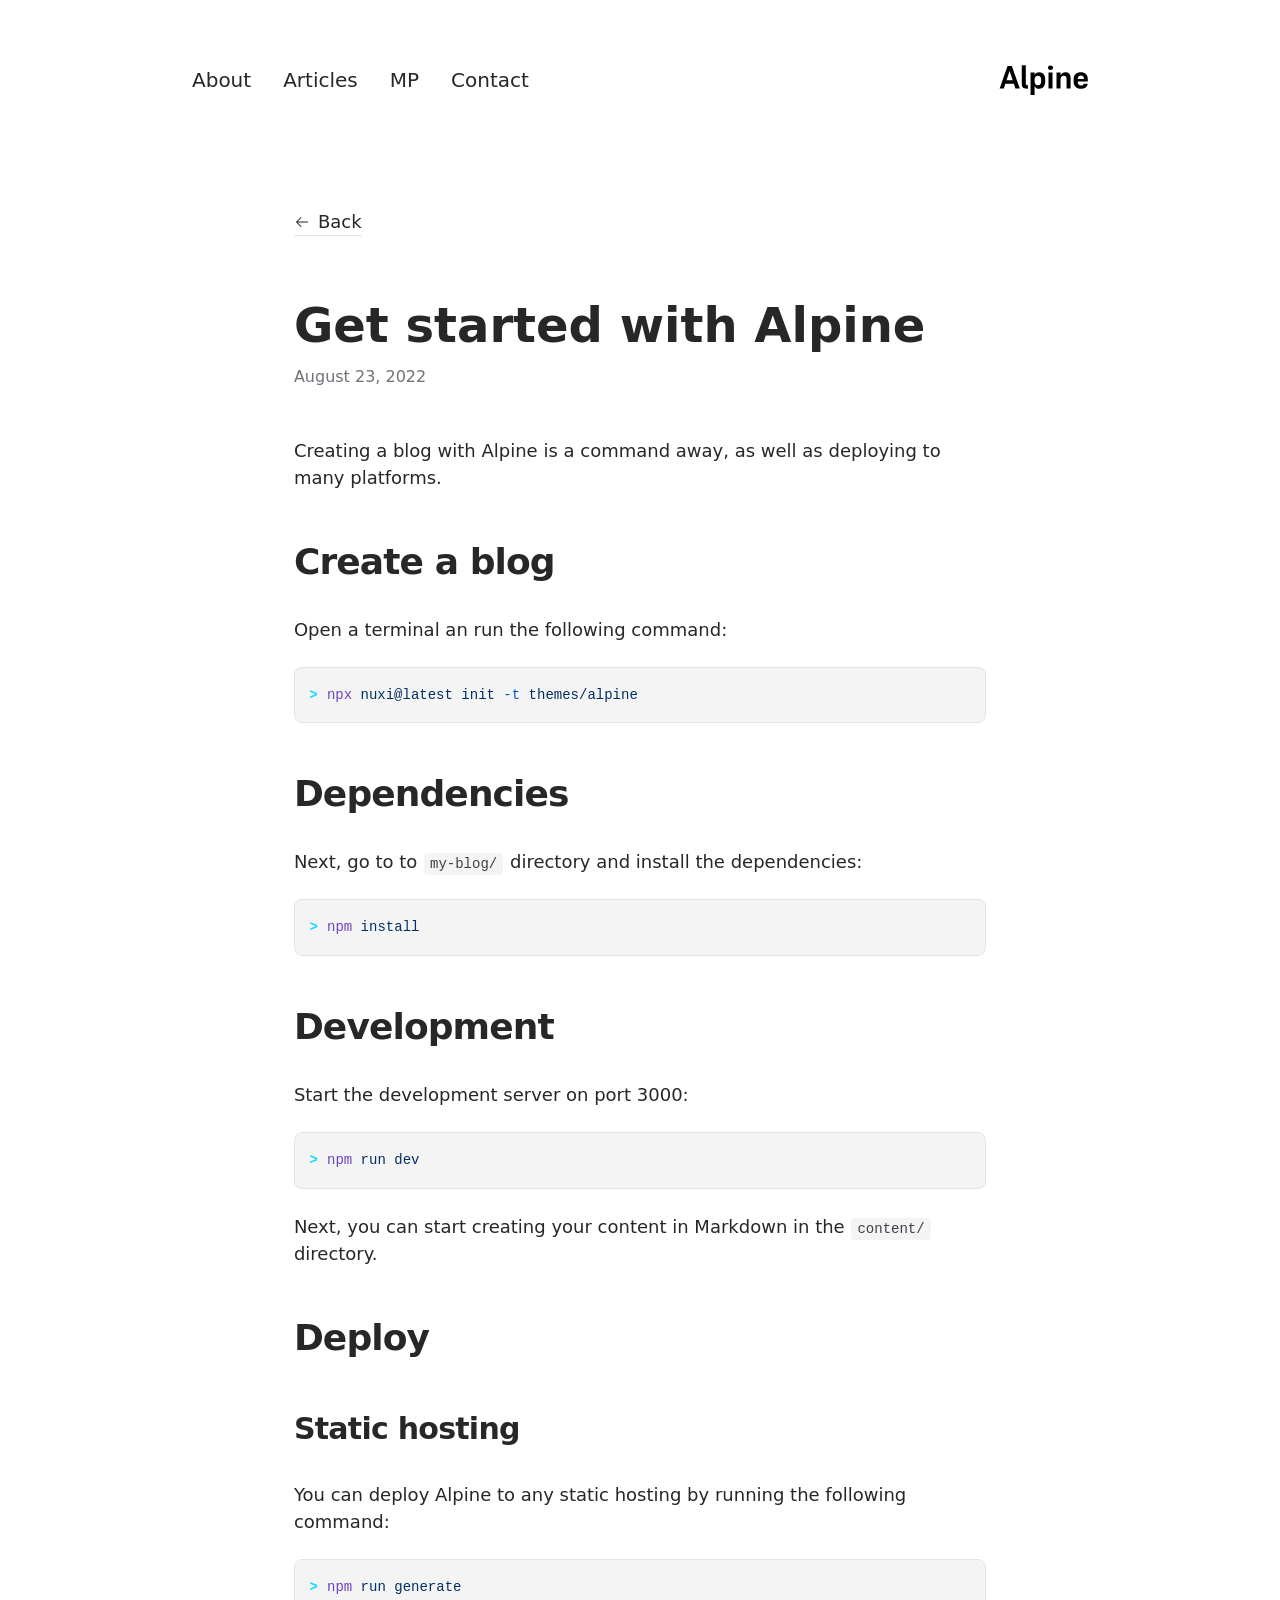
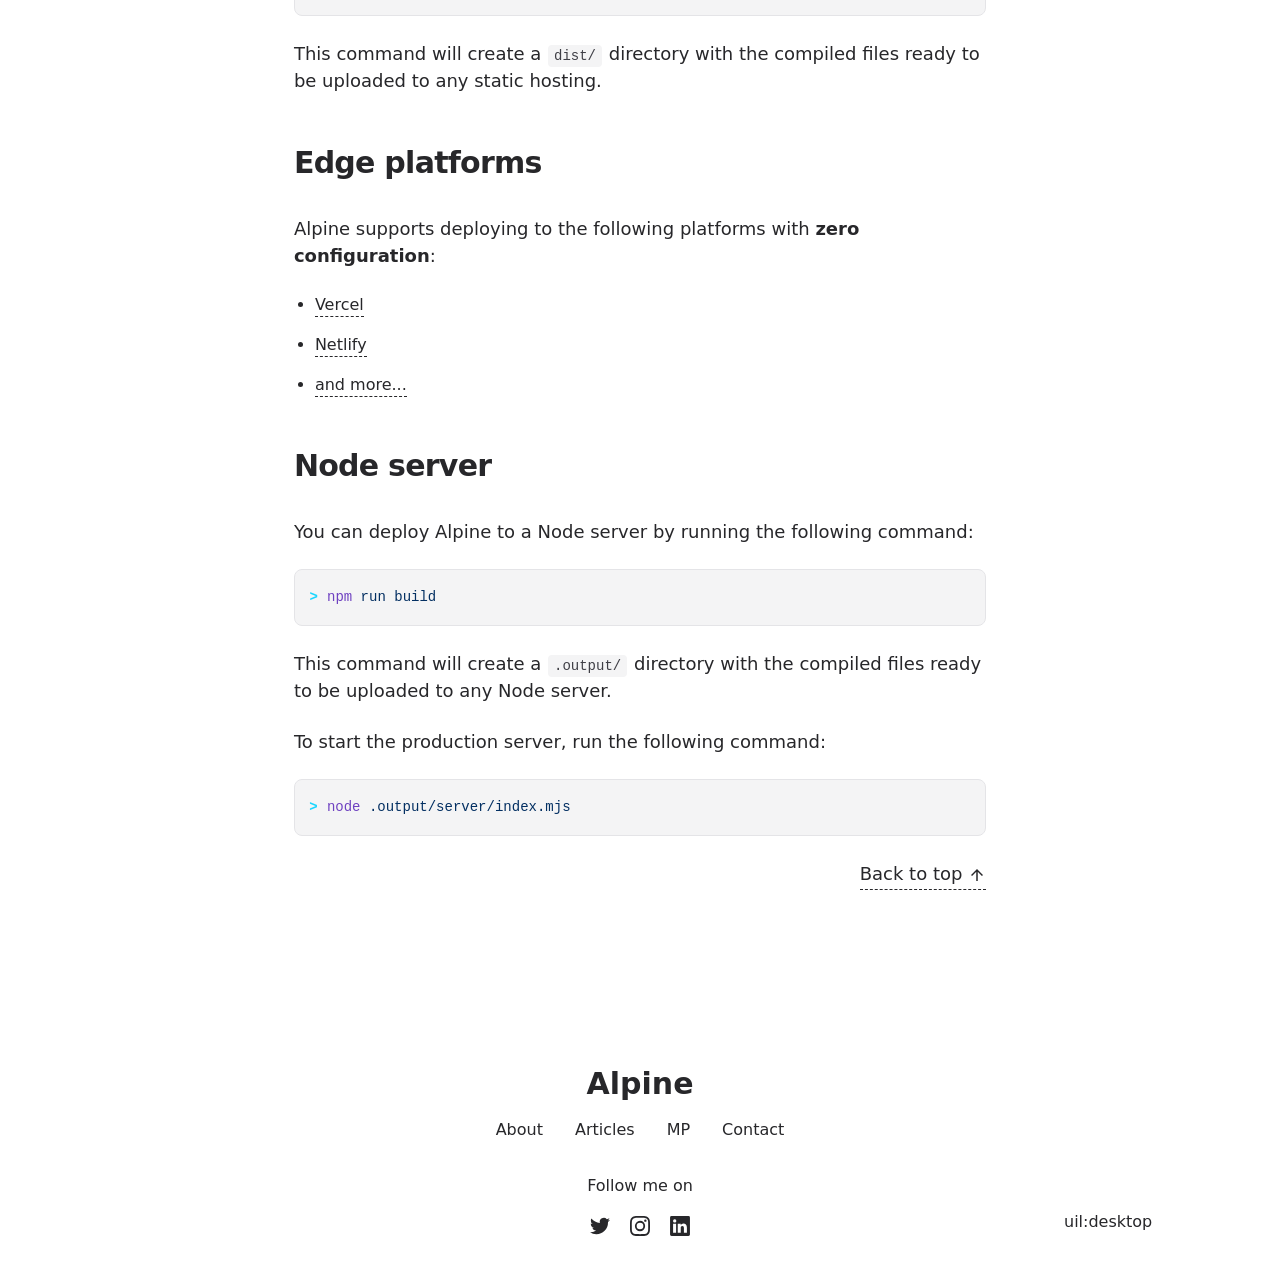
<file: articles/get-started/index.html>
<!DOCTYPE html><html  lang="en"><head><meta charset="utf-8">
<meta name="viewport" content="width=device-width, initial-scale=1">
<title>Get started with Alpine</title>
<link rel="stylesheet" href="/_nuxt/entry.FN4B8y1p.css" crossorigin>
<link rel="stylesheet" href="/_nuxt/DocumentDrivenNotFound.CcgiPiUf.css" crossorigin>
<link rel="stylesheet" href="/_nuxt/article.DNJYfHPG.css" crossorigin>
<link rel="stylesheet" href="/_nuxt/ProseA.CKYwg7Vi.css" crossorigin>
<link rel="stylesheet" href="/_nuxt/ProseH1.syTZ2hw9.css" crossorigin>
<link rel="stylesheet" href="/_nuxt/ProseP.DdzcLK6V.css" crossorigin>
<link rel="stylesheet" href="/_nuxt/ProseH2.C9O6cr8n.css" crossorigin>
<link rel="stylesheet" href="/_nuxt/ProsePre.B_fgAJq0.css" crossorigin>
<link rel="stylesheet" href="/_nuxt/ProseCode.eSgbXt70.css" crossorigin>
<link rel="stylesheet" href="/_nuxt/ProseCodeInline.BpIBD3bf.css" crossorigin>
<link rel="stylesheet" href="/_nuxt/ProseH3.EhgCOSKI.css" crossorigin>
<link rel="stylesheet" href="/_nuxt/ProseStrong.GSDXwemd.css" crossorigin>
<link rel="stylesheet" href="/_nuxt/ProseUl.CtY5q5wl.css" crossorigin>
<link rel="stylesheet" href="/_nuxt/ProseLi.BB9aoKeV.css" crossorigin>
<link rel="preload" as="fetch" crossorigin="anonymous" href="/articles/get-started/_payload.json?_b=267792a1-df66-4952-b792-bdc9a00469fd">
<link rel="modulepreload" as="script" crossorigin href="/_nuxt/CjiepnJO.js">
<link rel="modulepreload" as="script" crossorigin href="/_nuxt/BJVPfCN9.js">
<link rel="modulepreload" as="script" crossorigin href="/_nuxt/CTB3kH4F.js">
<link rel="modulepreload" as="script" crossorigin href="/_nuxt/B2JDE1Kw.js">
<link rel="modulepreload" as="script" crossorigin href="/_nuxt/BBem1-0-.js">
<link rel="modulepreload" as="script" crossorigin href="/_nuxt/Dwys9pnB.js">
<link rel="modulepreload" as="script" crossorigin href="/_nuxt/DO-USROL.js">
<link rel="modulepreload" as="script" crossorigin href="/_nuxt/Bn_t-if4.js">
<link rel="modulepreload" as="script" crossorigin href="/_nuxt/CLux9Sl9.js">
<link rel="modulepreload" as="script" crossorigin href="/_nuxt/BcWussCh.js">
<link rel="modulepreload" as="script" crossorigin href="/_nuxt/Dhbw4Ysz.js">
<link rel="modulepreload" as="script" crossorigin href="/_nuxt/CsoizkIl.js">
<link rel="modulepreload" as="script" crossorigin href="/_nuxt/DL3OIrUy.js">
<link rel="modulepreload" as="script" crossorigin href="/_nuxt/Bc9HLvFu.js">
<link rel="modulepreload" as="script" crossorigin href="/_nuxt/O-q8tV4j.js">
<link rel="modulepreload" as="script" crossorigin href="/_nuxt/rncO82F2.js">
<link rel="modulepreload" as="script" crossorigin href="/_nuxt/B7BZTYfG.js">
<link rel="modulepreload" as="script" crossorigin href="/_nuxt/_d3vV3i2.js">
<link rel="modulepreload" as="script" crossorigin href="/_nuxt/BbhJqLgo.js">
<link rel="modulepreload" as="script" crossorigin href="/_nuxt/DDSbFdkK.js">
<link rel="modulepreload" as="script" crossorigin href="/_nuxt/U9F_fIIH.js">
<script type="module" src="/_nuxt/CjiepnJO.js" crossorigin></script>
<link rel="prefetch" as="script" crossorigin href="/_nuxt/6X8-HWhb.js">
<link rel="prefetch" as="script" crossorigin href="/_nuxt/CC1Ip9_s.js">
<link rel="prefetch" as="script" crossorigin href="/_nuxt/Bgpfb5lP.js">
<link rel="prefetch" as="style" crossorigin href="/_nuxt/useStudio.C7emnOp-.css">
<link rel="prefetch" as="script" crossorigin href="/_nuxt/C_jKrZwB.js">
<link rel="prefetch" as="script" crossorigin href="/_nuxt/DMW3Jn-V.js">
<link rel="prefetch" as="style" crossorigin href="/_nuxt/error-404.CgUV78VA.css">
<link rel="prefetch" as="script" crossorigin href="/_nuxt/Bawy-9TX.js">
<link rel="prefetch" as="style" crossorigin href="/_nuxt/error-500.ClOsYwhK.css">
<link rel="prefetch" as="script" crossorigin href="/_nuxt/BtIlvOh7.js">
<meta name="twitter:card" content="summary_large_image">
<meta property="og:title" content="Get started with Alpine">
<meta name="description" content="Creating a blog with Alpine is a command away, as well as deploying to many platforms.">
<meta property="og:description" content="Creating a blog with Alpine is a command away, as well as deploying to many platforms.">
<meta property="og:image" content="/articles/get-started.webp">
<meta property="og:image:width" content="400">
<meta property="og:image:height" content="300">
<meta property="og:image:alt" content="An image showcasing my project."><style id="pinceau-runtime-hydratable">@media{.phy[--]{--puid:aiQydb-v;}.pv-2W9YI0{max-width:var(--elements-container-maxWidth);padding-left:var(--elements-container-padding-mobile);padding-right:var(--elements-container-padding-mobile);}@media (min-width: 475px){.pv-2W9YI0{padding-left:var(--elements-container-padding-xs);padding-right:var(--elements-container-padding-xs);}}@media (min-width: 640px){.pv-2W9YI0{padding-left:var(--elements-container-padding-sm);padding-right:var(--elements-container-padding-sm);}}@media (min-width: 768px){.pv-2W9YI0{padding-left:var(--elements-container-padding-md);padding-right:var(--elements-container-padding-md);}}} </style><style id="pinceau-theme">@media { :root {--pinceau-mq: initial; --alpine-readableLine: 68ch;--alpine-backdrop-backgroundColor: #f4f4f5b3;--prose-code-inline-padding: 0.2rem 0.375rem 0.2rem 0.375rem;--prose-code-block-backdropFilter: contrast(1);--prose-code-block-border-style: solid;--prose-code-block-border-width: 1px;--prose-tbody-tr-borderBottom-style: dashed;--prose-tbody-tr-borderBottom-width: 1px;--prose-th-textAlign: inherit;--prose-thead-borderBottom-style: solid;--prose-thead-borderBottom-width: 1px;--prose-thead-border-style: solid;--prose-thead-border-width: 0px;--prose-table-textAlign: start;--prose-hr-width: 1px;--prose-hr-style: solid;--prose-li-listStylePosition: outside;--prose-ol-li-markerColor: currentColor;--prose-ol-paddingInlineStart: 21px;--prose-ol-listStyleType: decimal;--prose-ul-li-markerColor: currentColor;--prose-ul-paddingInlineStart: 21px;--prose-ul-listStyleType: disc;--prose-blockquote-border-style: solid;--prose-blockquote-border-width: 4px;--prose-blockquote-quotes: '201C' '201D' '2018' '2019';--prose-blockquote-paddingInlineStart: 24px;--prose-a-code-color-hover: currentColor;--prose-a-code-color-static: currentColor;--prose-a-hasCode-borderBottom: none;--prose-a-border-distance: 2px;--prose-a-border-color-hover: currentColor;--prose-a-border-color-static: currentColor;--prose-a-border-style-hover: solid;--prose-a-border-style-static: dashed;--prose-a-border-width: 1px;--prose-a-color-static: inherit;--prose-a-textDecoration: none;--prose-h6-margin: 3rem 0 2rem;--prose-h5-margin: 3rem 0 2rem;--prose-h4-margin: 3rem 0 2rem;--prose-h3-margin: 3rem 0 2rem;--prose-h2-margin: 3rem 0 2rem;--prose-h1-margin: 0 0 2rem;--prose-p-fontSize: 18px;--typography-lead-loose: 2;--typography-lead-relaxed: 1.625;--typography-lead-normal: 1.5;--typography-lead-snug: 1.375;--typography-lead-tight: 1.25;--typography-lead-none: 1;--typography-lead-10: 2.5rem;--typography-lead-9: 2.25rem;--typography-lead-8: 2rem;--typography-lead-7: 1.75rem;--typography-lead-6: 1.5rem;--typography-lead-5: 1.25rem;--typography-lead-4: 1rem;--typography-lead-3: .75rem;--typography-lead-2: .5rem;--typography-lead-1: .025rem;--typography-fontWeight-black: 900;--typography-fontWeight-extrabold: 800;--typography-fontWeight-bold: 700;--typography-fontWeight-semibold: 600;--typography-fontWeight-medium: 500;--typography-fontWeight-normal: 400;--typography-fontWeight-light: 300;--typography-fontWeight-extralight: 200;--typography-fontWeight-thin: 100;--typography-fontSize-9xl: 128px;--typography-fontSize-8xl: 96px;--typography-fontSize-7xl: 72px;--typography-fontSize-6xl: 60px;--typography-fontSize-5xl: 48px;--typography-fontSize-4xl: 36px;--typography-fontSize-3xl: 30px;--typography-fontSize-2xl: 24px;--typography-fontSize-xl: 20px;--typography-fontSize-lg: 18px;--typography-fontSize-base: 16px;--typography-fontSize-sm: 14px;--typography-fontSize-xs: 12px;--typography-letterSpacing-wide: 0.025em;--typography-letterSpacing-tight: -0.025em;--typography-verticalMargin-base: 24px;--typography-verticalMargin-sm: 16px;--elements-border-secondary-hover: [object Object];--elements-backdrop-background: #fffc;--elements-backdrop-filter: saturate(200%) blur(20px);--elements-container-maxWidth: 64rem;--lead-loose: 2;--lead-relaxed: 1.625;--lead-normal: 1.5;--lead-snug: 1.375;--lead-tight: 1.25;--lead-none: 1;--lead-10: 2.5rem;--lead-9: 2.25rem;--lead-8: 2rem;--lead-7: 1.75rem;--lead-6: 1.5rem;--lead-5: 1.25rem;--lead-4: 1rem;--lead-3: .75rem;--lead-2: .5rem;--lead-1: .025rem;--letterSpacing-widest: 0.1em;--letterSpacing-wider: 0.05em;--letterSpacing-wide: 0.025em;--letterSpacing-normal: 0em;--letterSpacing-tight: -0.025em;--letterSpacing-tighter: -0.05em;--fontSize-9xl: 8rem;--fontSize-8xl: 6rem;--fontSize-7xl: 4.5rem;--fontSize-6xl: 3.75rem;--fontSize-5xl: 3rem;--fontSize-4xl: 2.25rem;--fontSize-3xl: 1.875rem;--fontSize-2xl: 1.5rem;--fontSize-xl: 1.25rem;--fontSize-lg: 1.125rem;--fontSize-base: 1rem;--fontSize-sm: 0.875rem;--fontSize-xs: 0.75rem;--fontWeight-black: 900;--fontWeight-extrabold: 800;--fontWeight-bold: 700;--fontWeight-semibold: 600;--fontWeight-medium: 500;--fontWeight-normal: 400;--fontWeight-light: 300;--fontWeight-extralight: 200;--fontWeight-thin: 100;--font-mono: ui-monospace, SFMono-Regular, Menlo, Monaco, Consolas, Liberation Mono, Courier New, monospace;--font-serif: ui-serif, Georgia, Cambria, Times New Roman, Times, serif;--font-sans: ui-sans-serif, system-ui, -apple-system, BlinkMacSystemFont, Segoe UI, Roboto, Helvetica Neue, Arial, Noto Sans, sans-serif, Apple Color Emoji, Segoe UI Emoji, Segoe UI Symbol, Noto Color Emoji;--opacity-total: 1;--opacity-high: 0.8;--opacity-medium: 0.5;--opacity-soft: 0.3;--opacity-light: 0.15;--opacity-bright: 0.1;--opacity-noOpacity: 0;--borderWidth-lg: 3px;--borderWidth-md: 2px;--borderWidth-sm: 1px;--borderWidth-noBorder: 0;--space-rem-875: 0.875rem;--space-rem-625: 0.625rem;--space-rem-375: 0.375rem;--space-rem-125: 0.125rem;--space-px: 1px;--space-128: 32rem;--space-96: 24rem;--space-80: 20rem;--space-72: 18rem;--space-64: 16rem;--space-60: 15rem;--space-56: 14rem;--space-52: 13rem;--space-48: 12rem;--space-44: 11rem;--space-40: 10rem;--space-36: 9rem;--space-32: 8rem;--space-28: 7rem;--space-24: 6rem;--space-20: 5rem;--space-16: 4rem;--space-14: 3.5rem;--space-12: 3rem;--space-11: 2.75rem;--space-10: 2.5rem;--space-9: 2.25rem;--space-8: 2rem;--space-7: 1.75rem;--space-6: 1.5rem;--space-5: 1.25rem;--space-4: 1rem;--space-3: 0.75rem;--space-2: 0.5rem;--space-1: 0.25rem;--space-0: 0px;--size-full: 100%;--size-7xl: 80rem;--size-6xl: 72rem;--size-5xl: 64rem;--size-4xl: 56rem;--size-3xl: 48rem;--size-2xl: 42rem;--size-xl: 36rem;--size-lg: 32rem;--size-md: 28rem;--size-sm: 24rem;--size-xs: 20rem;--size-200: 200px;--size-104: 104px;--size-80: 80px;--size-64: 64px;--size-56: 56px;--size-48: 48px;--size-40: 40px;--size-32: 32px;--size-24: 24px;--size-20: 20px;--size-16: 16px;--size-12: 12px;--size-8: 8px;--size-6: 6px;--size-4: 4px;--size-2: 2px;--size-0: 0px;--radii-full: 9999px;--radii-3xl: 1.75rem;--radii-2xl: 1.5rem;--radii-xl: 1rem;--radii-lg: 0.75rem;--radii-md: 0.5rem;--radii-sm: 0.375rem;--radii-xs: 0.25rem;--radii-2xs: 0.125rem;--radii-none: 0px;--shadow-none: 0px 0px 0px 0px transparent;--shadow-lg: 0px 10px 15px -3px #000000, 0px 4px 6px -4px #000000;--shadow-md: 0px 4px 6px -1px #000000, 0px 2px 4px -2px #000000;--shadow-sm: 0px 1px 3px 0px #000000, 0px 1px 2px -1px #000000;--shadow-xs: 0px 1px 2px 0px #000000;--height-screen: 100vh;--width-screen: 100vw;--color-primary-900: #002e38;--color-primary-800: #005c70;--color-primary-700: #008aa9;--color-primary-600: #00b9e1;--color-primary-500: #1ad6ff;--color-primary-400: #40ddff;--color-primary-300: #66e4ff;--color-primary-200: #8deaff;--color-primary-100: #b3f1ff;--color-primary-50: #d9f8ff;--color-ruby-900: #380011;--color-ruby-800: #700021;--color-ruby-700: #a90032;--color-ruby-600: #e10043;--color-ruby-500: #ff1a5e;--color-ruby-400: #ff4079;--color-ruby-300: #ff6694;--color-ruby-200: #ff8dae;--color-ruby-100: #ffb3c9;--color-ruby-50: #ffd9e4;--color-pink-900: #380025;--color-pink-800: #70004b;--color-pink-700: #a90070;--color-pink-600: #e10095;--color-pink-500: #ff1ab2;--color-pink-400: #ff40bf;--color-pink-300: #ff66cc;--color-pink-200: #ff8dd8;--color-pink-100: #ffb3e5;--color-pink-50: #ffd9f2;--color-purple-900: #190038;--color-purple-800: #330070;--color-purple-700: #4c00a9;--color-purple-600: #6500e1;--color-purple-500: #811aff;--color-purple-400: #9640ff;--color-purple-300: #ab66ff;--color-purple-200: #c08dff;--color-purple-100: #d5b3ff;--color-purple-50: #ead9ff;--color-royalblue-900: #0b0531;--color-royalblue-800: #160a62;--color-royalblue-700: #211093;--color-royalblue-600: #2c15c4;--color-royalblue-500: #4127e8;--color-royalblue-400: #614bec;--color-royalblue-300: #806ff0;--color-royalblue-200: #a093f3;--color-royalblue-100: #c0b7f7;--color-royalblue-50: #dfdbfb;--color-indigoblue-900: #001238;--color-indigoblue-800: #002370;--color-indigoblue-700: #0035a9;--color-indigoblue-600: #0047e1;--color-indigoblue-500: #1a62ff;--color-indigoblue-400: #407cff;--color-indigoblue-300: #6696ff;--color-indigoblue-200: #8db0ff;--color-indigoblue-100: #b3cbff;--color-indigoblue-50: #d9e5ff;--color-blue-900: #002438;--color-blue-800: #004870;--color-blue-700: #006ca9;--color-blue-600: #0090e1;--color-blue-500: #1aadff;--color-blue-400: #40bbff;--color-blue-300: #66c8ff;--color-blue-200: #8dd6ff;--color-blue-100: #b3e4ff;--color-blue-50: #d9f1ff;--color-lightblue-900: #002e38;--color-lightblue-800: #005c70;--color-lightblue-700: #008aa9;--color-lightblue-600: #00b9e1;--color-lightblue-500: #1ad6ff;--color-lightblue-400: #40ddff;--color-lightblue-300: #66e4ff;--color-lightblue-200: #8deaff;--color-lightblue-100: #b3f1ff;--color-lightblue-50: #d9f8ff;--color-teal-900: #062a28;--color-teal-800: #0b544f;--color-teal-700: #117d77;--color-teal-600: #16a79e;--color-teal-500: #1cd1c6;--color-teal-400: #36e4da;--color-teal-300: #5fe9e1;--color-teal-200: #87efe9;--color-teal-100: #aff4f0;--color-teal-50: #d7faf8;--color-pear-900: #2a2b09;--color-pear-800: #545512;--color-pear-700: #7e801b;--color-pear-600: #a8aa24;--color-pear-500: #d0d32f;--color-pear-400: #d8da52;--color-pear-300: #e0e274;--color-pear-200: #e8e997;--color-pear-100: #eff0ba;--color-pear-50: #f7f8dc;--color-red-900: #380300;--color-red-800: #700700;--color-red-700: #a90a00;--color-red-600: #e10e00;--color-red-500: #ff281a;--color-red-400: #ff4c40;--color-red-300: #ff7066;--color-red-200: #ff948d;--color-red-100: #ffb7b3;--color-red-50: #ffdbd9;--color-orange-900: #381800;--color-orange-800: #702f00;--color-orange-700: #a94700;--color-orange-600: #e15e00;--color-orange-500: #ff7a1a;--color-orange-400: #ff9040;--color-orange-300: #ffa666;--color-orange-200: #ffbd8d;--color-orange-100: #ffd3b3;--color-orange-50: #ffe9d9;--color-yellow-900: #362b03;--color-yellow-800: #6d5605;--color-yellow-700: #a38108;--color-yellow-600: #daac0a;--color-yellow-500: #f5c828;--color-yellow-400: #f7d14c;--color-yellow-300: #f8da70;--color-yellow-200: #fae393;--color-yellow-100: #fcedb7;--color-yellow-50: #fdf6db;--color-green-900: #003f25;--color-green-800: #005e38;--color-green-700: #007e4a;--color-green-600: #009d5d;--color-green-500: #00bd6f;--color-green-400: #00dc82;--color-green-300: #30ffaa;--color-green-200: #83ffcc;--color-green-100: #acffdd;--color-green-50: #d6ffee;--color-gray-900: #18181B;--color-gray-800: #27272A;--color-gray-700: #3f3f46;--color-gray-600: #52525B;--color-gray-500: #71717A;--color-gray-400: #a1a1aa;--color-gray-300: #D4d4d8;--color-gray-200: #e4e4e7;--color-gray-100: #f4f4f5;--color-gray-50: #fafafa;--color-black: #0c0c0d;--color-white: #FFFFFF;--media-portrait: only screen and (orientation: portrait);--media-landscape: only screen and (orientation: landscape);--media-rm: (prefers-reduced-motion: reduce);--media-2xl: (min-width: 1536px);--media-xl: (min-width: 1280px);--media-lg: (min-width: 1024px);--media-md: (min-width: 768px);--media-sm: (min-width: 640px);--media-xs: (min-width: 475px);--alpine-body-color: var(--color-gray-800);--alpine-body-backgroundColor: var(--color-white);--prose-code-inline-fontWeight: var(--typography-fontWeight-normal);--prose-code-inline-fontSize: var(--typography-fontSize-sm);--prose-code-inline-borderRadius: var(--radii-xs);--prose-code-block-pre-padding: var(--typography-verticalMargin-sm);--prose-code-block-margin: var(--typography-verticalMargin-base) 0;--prose-code-block-fontSize: var(--typography-fontSize-sm);--prose-tbody-code-inline-fontSize: var(--typography-fontSize-sm);--prose-tbody-td-padding: var(--typography-verticalMargin-sm);--prose-th-fontWeight: var(--typography-fontWeight-semibold);--prose-th-padding: 0 var(--typography-verticalMargin-sm) var(--typography-verticalMargin-sm) var(--typography-verticalMargin-sm);--prose-table-lineHeight: var(--typography-lead-6);--prose-table-fontSize: var(--typography-fontSize-sm);--prose-table-margin: var(--typography-verticalMargin-base) 0;--prose-hr-margin: var(--typography-verticalMargin-base) 0;--prose-li-margin: var(--typography-verticalMargin-sm) 0;--prose-ol-margin: var(--typography-verticalMargin-base) 0;--prose-ul-margin: var(--typography-verticalMargin-base) 0;--prose-blockquote-margin: var(--typography-verticalMargin-base) 0;--prose-a-code-border-style: var(--prose-a-border-style-static);--prose-a-code-border-width: var(--prose-a-border-width);--prose-a-fontWeight: var(--typography-fontWeight-medium);--prose-img-margin: var(--typography-verticalMargin-base) 0;--prose-strong-fontWeight: var(--typography-fontWeight-semibold);--prose-h6-iconSize: var(--typography-fontSize-base);--prose-h6-fontWeight: var(--typography-fontWeight-semibold);--prose-h6-lineHeight: var(--typography-lead-normal);--prose-h6-fontSize: var(--typography-fontSize-lg);--prose-h5-iconSize: var(--typography-fontSize-lg);--prose-h5-fontWeight: var(--typography-fontWeight-semibold);--prose-h5-lineHeight: var(--typography-lead-snug);--prose-h5-fontSize: var(--typography-fontSize-xl);--prose-h4-iconSize: var(--typography-fontSize-lg);--prose-h4-letterSpacing: var(--typography-letterSpacing-tight);--prose-h4-fontWeight: var(--typography-fontWeight-semibold);--prose-h4-lineHeight: var(--typography-lead-snug);--prose-h4-fontSize: var(--typography-fontSize-2xl);--prose-h3-iconSize: var(--typography-fontSize-xl);--prose-h3-letterSpacing: var(--typography-letterSpacing-tight);--prose-h3-fontWeight: var(--typography-fontWeight-semibold);--prose-h3-lineHeight: var(--typography-lead-snug);--prose-h3-fontSize: var(--typography-fontSize-3xl);--prose-h2-iconSize: var(--typography-fontSize-2xl);--prose-h2-letterSpacing: var(--typography-letterSpacing-tight);--prose-h2-fontWeight: var(--typography-fontWeight-semibold);--prose-h2-lineHeight: var(--typography-lead-tight);--prose-h2-fontSize: var(--typography-fontSize-4xl);--prose-h1-iconSize: var(--typography-fontSize-3xl);--prose-h1-letterSpacing: var(--typography-letterSpacing-tight);--prose-h1-fontWeight: var(--typography-fontWeight-bold);--prose-h1-lineHeight: var(--typography-lead-tight);--prose-h1-fontSize: var(--typography-fontSize-5xl);--prose-p-br-margin: var(--typography-verticalMargin-base) 0 0 0;--prose-p-margin: var(--typography-verticalMargin-base) 0;--prose-p-lineHeight: var(--typography-lead-normal);--typography-color-primary-900: var(--color-primary-900);--typography-color-primary-800: var(--color-primary-800);--typography-color-primary-700: var(--color-primary-700);--typography-color-primary-600: var(--color-primary-600);--typography-color-primary-500: var(--color-primary-500);--typography-color-primary-400: var(--color-primary-400);--typography-color-primary-300: var(--color-primary-300);--typography-color-primary-200: var(--color-primary-200);--typography-color-primary-100: var(--color-primary-100);--typography-color-primary-50: var(--color-primary-50);--typography-font-code: var(--font-mono);--typography-font-body: var(--font-sans);--typography-font-display: var(--font-sans);--typography-body-backgroundColor: var(--color-white);--typography-body-color: var(--color-black);--elements-state-danger-borderColor-secondary: var(--color-red-200);--elements-state-danger-borderColor-primary: var(--color-red-100);--elements-state-danger-backgroundColor-secondary: var(--color-red-100);--elements-state-danger-backgroundColor-primary: var(--color-red-50);--elements-state-danger-color-secondary: var(--color-red-600);--elements-state-danger-color-primary: var(--color-red-500);--elements-state-warning-borderColor-secondary: var(--color-yellow-200);--elements-state-warning-borderColor-primary: var(--color-yellow-100);--elements-state-warning-backgroundColor-secondary: var(--color-yellow-100);--elements-state-warning-backgroundColor-primary: var(--color-yellow-50);--elements-state-warning-color-secondary: var(--color-yellow-700);--elements-state-warning-color-primary: var(--color-yellow-600);--elements-state-success-borderColor-secondary: var(--color-green-200);--elements-state-success-borderColor-primary: var(--color-green-100);--elements-state-success-backgroundColor-secondary: var(--color-green-100);--elements-state-success-backgroundColor-primary: var(--color-green-50);--elements-state-success-color-secondary: var(--color-green-600);--elements-state-success-color-primary: var(--color-green-500);--elements-state-info-borderColor-secondary: var(--color-blue-200);--elements-state-info-borderColor-primary: var(--color-blue-100);--elements-state-info-backgroundColor-secondary: var(--color-blue-100);--elements-state-info-backgroundColor-primary: var(--color-blue-50);--elements-state-info-color-secondary: var(--color-blue-600);--elements-state-info-color-primary: var(--color-blue-500);--elements-state-primary-borderColor-secondary: var(--color-primary-200);--elements-state-primary-borderColor-primary: var(--color-primary-100);--elements-state-primary-backgroundColor-secondary: var(--color-primary-100);--elements-state-primary-backgroundColor-primary: var(--color-primary-50);--elements-state-primary-color-secondary: var(--color-primary-700);--elements-state-primary-color-primary: var(--color-primary-600);--elements-surface-secondary-backgroundColor: var(--color-gray-200);--elements-surface-primary-backgroundColor: var(--color-gray-100);--elements-surface-background-base: var(--color-gray-100);--elements-border-secondary-static: var(--color-gray-200);--elements-border-primary-hover: var(--color-gray-200);--elements-border-primary-static: var(--color-gray-100);--elements-container-padding-md: var(--space-16);--elements-container-padding-sm: var(--space-12);--elements-container-padding-xs: var(--space-8);--elements-container-padding-mobile: var(--space-6);--elements-text-secondary-color-hover: var(--color-gray-700);--elements-text-secondary-color-static: var(--color-gray-500);--elements-text-primary-color-static: var(--color-gray-900);--text-6xl-lineHeight: var(--lead-none);--text-6xl-fontSize: var(--fontSize-6xl);--text-5xl-lineHeight: var(--lead-none);--text-5xl-fontSize: var(--fontSize-5xl);--text-4xl-lineHeight: var(--lead-10);--text-4xl-fontSize: var(--fontSize-4xl);--text-3xl-lineHeight: var(--lead-9);--text-3xl-fontSize: var(--fontSize-3xl);--text-2xl-lineHeight: var(--lead-8);--text-2xl-fontSize: var(--fontSize-2xl);--text-xl-lineHeight: var(--lead-7);--text-xl-fontSize: var(--fontSize-xl);--text-lg-lineHeight: var(--lead-7);--text-lg-fontSize: var(--fontSize-lg);--text-base-lineHeight: var(--lead-6);--text-base-fontSize: var(--fontSize-base);--text-sm-lineHeight: var(--lead-5);--text-sm-fontSize: var(--fontSize-sm);--text-xs-lineHeight: var(--lead-4);--text-xs-fontSize: var(--fontSize-xs);--shadow-2xl: 0px 25px 50px -12px var(--color-gray-900);--shadow-xl: 0px 20px 25px -5px var(--color-gray-400), 0px 8px 10px -6px #000000;--color-secondary-900: var(--color-gray-900);--color-secondary-800: var(--color-gray-800);--color-secondary-700: var(--color-gray-700);--color-secondary-600: var(--color-gray-600);--color-secondary-500: var(--color-gray-500);--color-secondary-400: var(--color-gray-400);--color-secondary-300: var(--color-gray-300);--color-secondary-200: var(--color-gray-200);--color-secondary-100: var(--color-gray-100);--color-secondary-50: var(--color-gray-50);--prose-a-code-background-hover: var(--typography-color-primary-50);--prose-a-code-border-color-hover: var(--typography-color-primary-500);--prose-a-color-hover: var(--typography-color-primary-500);--typography-color-secondary-900: var(--color-secondary-900);--typography-color-secondary-800: var(--color-secondary-800);--typography-color-secondary-700: var(--color-secondary-700);--typography-color-secondary-600: var(--color-secondary-600);--typography-color-secondary-500: var(--color-secondary-500);--typography-color-secondary-400: var(--color-secondary-400);--typography-color-secondary-300: var(--color-secondary-300);--typography-color-secondary-200: var(--color-secondary-200);--typography-color-secondary-100: var(--color-secondary-100);--typography-color-secondary-50: var(--color-secondary-50);--prose-code-inline-backgroundColor: var(--typography-color-secondary-100);--prose-code-inline-color: var(--typography-color-secondary-700);--prose-code-block-backgroundColor: var(--typography-color-secondary-100);--prose-code-block-color: var(--typography-color-secondary-700);--prose-code-block-border-color: var(--typography-color-secondary-200);--prose-tbody-tr-borderBottom-color: var(--typography-color-secondary-200);--prose-th-color: var(--typography-color-secondary-600);--prose-thead-borderBottom-color: var(--typography-color-secondary-200);--prose-thead-border-color: var(--typography-color-secondary-300);--prose-hr-color: var(--typography-color-secondary-200);--prose-blockquote-border-color: var(--typography-color-secondary-200);--prose-blockquote-color: var(--typography-color-secondary-500);--prose-a-code-border-color-static: var(--typography-color-secondary-400); } }@media { :root.dark {--pinceau-mq: dark; --alpine-backdrop-backgroundColor: #18181bb3;--prose-code-block-backdropFilter: contrast(1);--prose-ol-li-markerColor: currentColor;--prose-ul-li-markerColor: currentColor;--prose-a-code-color-hover: currentColor;--prose-a-code-color-static: currentColor;--prose-a-border-color-hover: currentColor;--prose-a-border-color-static: currentColor;--prose-a-color-static: inherit;--elements-backdrop-background: #0c0d0ccc;--alpine-body-color: var(--color-gray-200);--alpine-body-backgroundColor: var(--color-black);--typography-body-backgroundColor: var(--color-black);--typography-body-color: var(--color-white);--elements-state-danger-borderColor-secondary: var(--color-red-700);--elements-state-danger-borderColor-primary: var(--color-red-800);--elements-state-danger-backgroundColor-secondary: var(--color-red-800);--elements-state-danger-backgroundColor-primary: var(--color-red-900);--elements-state-danger-color-secondary: var(--color-red-200);--elements-state-danger-color-primary: var(--color-red-300);--elements-state-warning-borderColor-secondary: var(--color-yellow-700);--elements-state-warning-borderColor-primary: var(--color-yellow-800);--elements-state-warning-backgroundColor-secondary: var(--color-yellow-800);--elements-state-warning-backgroundColor-primary: var(--color-yellow-900);--elements-state-warning-color-secondary: var(--color-yellow-200);--elements-state-warning-color-primary: var(--color-yellow-400);--elements-state-success-borderColor-secondary: var(--color-green-700);--elements-state-success-borderColor-primary: var(--color-green-800);--elements-state-success-backgroundColor-secondary: var(--color-green-800);--elements-state-success-backgroundColor-primary: var(--color-green-900);--elements-state-success-color-secondary: var(--color-green-200);--elements-state-success-color-primary: var(--color-green-400);--elements-state-info-borderColor-secondary: var(--color-blue-700);--elements-state-info-borderColor-primary: var(--color-blue-800);--elements-state-info-backgroundColor-secondary: var(--color-blue-800);--elements-state-info-backgroundColor-primary: var(--color-blue-900);--elements-state-info-color-secondary: var(--color-blue-200);--elements-state-info-color-primary: var(--color-blue-400);--elements-state-primary-borderColor-secondary: var(--color-primary-700);--elements-state-primary-borderColor-primary: var(--color-primary-800);--elements-state-primary-backgroundColor-secondary: var(--color-primary-800);--elements-state-primary-backgroundColor-primary: var(--color-primary-900);--elements-state-primary-color-secondary: var(--color-primary-200);--elements-state-primary-color-primary: var(--color-primary-400);--elements-surface-secondary-backgroundColor: var(--color-gray-800);--elements-surface-primary-backgroundColor: var(--color-gray-900);--elements-surface-background-base: var(--color-gray-900);--elements-border-secondary-static: var(--color-gray-800);--elements-border-primary-hover: var(--color-gray-800);--elements-border-primary-static: var(--color-gray-900);--elements-text-secondary-color-hover: var(--color-gray-200);--elements-text-secondary-color-static: var(--color-gray-400);--elements-text-primary-color-static: var(--color-gray-50);--prose-a-code-background-hover: var(--typography-color-primary-900);--prose-a-code-border-color-hover: var(--typography-color-primary-600);--prose-a-color-hover: var(--typography-color-primary-400);--prose-code-inline-backgroundColor: var(--typography-color-secondary-800);--prose-code-inline-color: var(--typography-color-secondary-200);--prose-code-block-backgroundColor: var(--typography-color-secondary-900);--prose-code-block-color: var(--typography-color-secondary-200);--prose-code-block-border-color: var(--typography-color-secondary-800);--prose-tbody-tr-borderBottom-color: var(--typography-color-secondary-800);--prose-th-color: var(--typography-color-secondary-400);--prose-thead-borderBottom-color: var(--typography-color-secondary-800);--prose-thead-border-color: var(--typography-color-secondary-600);--prose-hr-color: var(--typography-color-secondary-800);--prose-blockquote-border-color: var(--typography-color-secondary-700);--prose-blockquote-color: var(--typography-color-secondary-400);--prose-a-code-border-color-static: var(--typography-color-secondary-600); } }</style><script>"use strict";const w=window,de=document.documentElement,knownColorSchemes=["dark","light"],preference=window.localStorage.getItem("nuxt-color-mode")||"system";let value=preference==="system"?getColorScheme():preference;const forcedColorMode=de.getAttribute("data-color-mode-forced");forcedColorMode&&(value=forcedColorMode),addColorScheme(value),w["__NUXT_COLOR_MODE__"]={preference,value,getColorScheme,addColorScheme,removeColorScheme};function addColorScheme(e){const o=""+e+"",t="";de.classList?de.classList.add(o):de.className+=" "+o,t&&de.setAttribute("data-"+t,e)}function removeColorScheme(e){const o=""+e+"",t="";de.classList?de.classList.remove(o):de.className=de.className.replace(new RegExp(o,"g"),""),t&&de.removeAttribute("data-"+t)}function prefersColorScheme(e){return w.matchMedia("(prefers-color-scheme"+e+")")}function getColorScheme(){if(w.matchMedia&&prefersColorScheme("").media!=="not all"){for(const e of knownColorSchemes)if(prefersColorScheme(":"+e).matches)return e}return"light"}
</script></head><body><div id="__nuxt"><div class="container pv-2W9YI0 pc-aiQydb app-layout" data-v-7b318731 data-v-11acfbc0><!--[--><div class="nuxt-progress" style="width:0%;height:3px;opacity:0;background-size:Infinity% auto;" data-v-7b318731></div><header class="right" data-v-7b318731 data-v-13bfb858><div class="menu" data-v-13bfb858><button aria-label="Navigation Menu" data-v-13bfb858><svg width="24" height="24" viewBox="0 0 68 68" fill="currentColor" xmlns="http://www.w3.org/2000/svg" data-v-13bfb858><path d="M8 34C8 32.1362 8 31.2044 8.30448 30.4693C8.71046 29.4892 9.48915 28.7105 10.4693 28.3045C11.2044 28 12.1362 28 14 28C15.8638 28 16.7956 28 17.5307 28.3045C18.5108 28.7105 19.2895 29.4892 19.6955 30.4693C20 31.2044 20 32.1362 20 34C20 35.8638 20 36.7956 19.6955 37.5307C19.2895 38.5108 18.5108 39.2895 17.5307 39.6955C16.7956 40 15.8638 40 14 40C12.1362 40 11.2044 40 10.4693 39.6955C9.48915 39.2895 8.71046 38.5108 8.30448 37.5307C8 36.7956 8 35.8638 8 34Z" data-v-13bfb858></path><path d="M28 34C28 32.1362 28 31.2044 28.3045 30.4693C28.7105 29.4892 29.4892 28.7105 30.4693 28.3045C31.2044 28 32.1362 28 34 28C35.8638 28 36.7956 28 37.5307 28.3045C38.5108 28.7105 39.2895 29.4892 39.6955 30.4693C40 31.2044 40 32.1362 40 34C40 35.8638 40 36.7956 39.6955 37.5307C39.2895 38.5108 38.5108 39.2895 37.5307 39.6955C36.7956 40 35.8638 40 34 40C32.1362 40 31.2044 40 30.4693 39.6955C29.4892 39.2895 28.7105 38.5108 28.3045 37.5307C28 36.7956 28 35.8638 28 34Z" data-v-13bfb858></path><path d="M48 34C48 32.1362 48 31.2044 48.3045 30.4693C48.7105 29.4892 49.4892 28.7105 50.4693 28.3045C51.2044 28 52.1362 28 54 28C55.8638 28 56.7956 28 57.5307 28.3045C58.5108 28.7105 59.2895 29.4892 59.6955 30.4693C60 31.2044 60 32.1362 60 34C60 35.8638 60 36.7956 59.6955 37.5307C59.2895 38.5108 58.5108 39.2895 57.5307 39.6955C56.7956 40 55.8638 40 54 40C52.1362 40 51.2044 40 50.4693 39.6955C49.4892 39.2895 48.7105 38.5108 48.3045 37.5307C48 36.7956 48 35.8638 48 34Z" data-v-13bfb858></path></svg></button></div><div class="overlay" data-v-13bfb858><nav data-v-13bfb858 data-v-2513d3cf><ul data-v-2513d3cf><!--[--><li data-v-2513d3cf><a href="/" class="" data-v-2513d3cf><span class="underline-fx" data-v-2513d3cf></span> About</a></li><li data-v-2513d3cf><a href="/articles" class="" data-v-2513d3cf><span class="underline-fx" data-v-2513d3cf></span> Articles</a></li><li data-v-2513d3cf><a href="/mp" class="" data-v-2513d3cf><span class="underline-fx" data-v-2513d3cf></span> MP</a></li><li data-v-2513d3cf><a href="/contact" class="" data-v-2513d3cf><span class="underline-fx" data-v-2513d3cf></span> Contact</a></li><!--]--></ul></nav></div><div class="logo" data-v-13bfb858><a href="/" class="" data-v-13bfb858><img src="/logo-dark.svg" class="dark-img" alt="alpine" width="89" height="31" data-v-13bfb858><img src="/logo.svg" class="light-img" alt="alpine" width="89" height="31" data-v-13bfb858></a></div><div class="main-nav" data-v-13bfb858><nav data-v-13bfb858 data-v-2513d3cf><ul data-v-2513d3cf><!--[--><li data-v-2513d3cf><a href="/" class="" data-v-2513d3cf><span class="underline-fx" data-v-2513d3cf></span> About</a></li><li data-v-2513d3cf><a href="/articles" class="" data-v-2513d3cf><span class="underline-fx" data-v-2513d3cf></span> Articles</a></li><li data-v-2513d3cf><a href="/mp" class="" data-v-2513d3cf><span class="underline-fx" data-v-2513d3cf></span> MP</a></li><li data-v-2513d3cf><a href="/contact" class="" data-v-2513d3cf><span class="underline-fx" data-v-2513d3cf></span> Contact</a></li><!--]--></ul></nav></div></header><!--[--><div class="document-driven-page"><article data-v-f248f507><a href="/articles" class="back" data-v-f248f507><svg xmlns="http://www.w3.org/2000/svg" xmlns:xlink="http://www.w3.org/1999/xlink" aria-hidden="true" role="img" class="icon" data-v-f248f507 style="" width="1em" height="1em" viewBox="0 0 256 256" data-v-6cc61734><path fill="currentColor" d="M224 128a8 8 0 0 1-8 8H59.31l58.35 58.34a8 8 0 0 1-11.32 11.32l-72-72a8 8 0 0 1 0-11.32l72-72a8 8 0 0 1 11.32 11.32L59.31 120H216a8 8 0 0 1 8 8"/></svg><span data-v-f248f507> Back </span></a><header data-v-f248f507><h1 class="title" data-v-f248f507>Get started with Alpine</h1><time datetime="2022-08-23T00:00:00.000Z" data-v-f248f507>August 23, 2022</time></header><div class="prose" data-v-f248f507><!--[--><div><h1 id="get-started-with-alpine" data-v-af0ce9c1><a href="#get-started-with-alpine" data-v-af0ce9c1><!--[-->Get started with Alpine<!--]--><!----></a></h1><p data-v-72fcb4ea><!--[-->Creating a blog with Alpine is a command away, as well as deploying to many platforms.<!--]--></p><h2 id="create-a-blog" data-v-21dd7f22><a href="#create-a-blog" data-v-21dd7f22><!--[-->Create a blog<!--]--><!----></a></h2><p data-v-72fcb4ea><!--[-->Open a terminal an run the following command:<!--]--></p><div class="highlight-bash prose-code" meta data-v-58c84e9f><!----><!--[--><pre class="language-bash shiki shiki-themes github-light github-dark" style=""><!--[--><code><span class="line" line="1"><span style="--shiki-default:#6F42C1;--shiki-dark:#B392F0">npx</span><span style="--shiki-default:#032F62;--shiki-dark:#9ECBFF"> nuxi@latest</span><span style="--shiki-default:#032F62;--shiki-dark:#9ECBFF"> init</span><span style="--shiki-default:#005CC5;--shiki-dark:#79B8FF"> -t</span><span style="--shiki-default:#032F62;--shiki-dark:#9ECBFF"> themes/alpine
</span></span></code><!--]--></pre><!--]--><button class="copy-button" data-v-58c84e9f data-v-7a223b81><span class="sr-only" data-v-7a223b81>Copy to clipboard</span><span class="icon-wrapper" data-v-7a223b81><svg xmlns="http://www.w3.org/2000/svg" xmlns:xlink="http://www.w3.org/1999/xlink" aria-hidden="true" role="img" class="icon" data-v-7a223b81 style="" width="18px" height="18px" viewBox="0 0 256 256" data-v-6cc61734><path fill="currentColor" d="M216 32H88a8 8 0 0 0-8 8v40H40a8 8 0 0 0-8 8v128a8 8 0 0 0 8 8h128a8 8 0 0 0 8-8v-40h40a8 8 0 0 0 8-8V40a8 8 0 0 0-8-8m-56 176H48V96h112Zm48-48h-32V88a8 8 0 0 0-8-8H96V48h112Z"/></svg></span></button></div><h2 id="dependencies" data-v-21dd7f22><a href="#dependencies" data-v-21dd7f22><!--[-->Dependencies<!--]--><!----></a></h2><p data-v-72fcb4ea><!--[-->Next, go to to <code class="" data-v-05a917b7><!--[-->my-blog/<!--]--></code> directory and install the dependencies:<!--]--></p><div class="highlight-bash prose-code" meta data-v-58c84e9f><!----><!--[--><pre class="language-bash shiki shiki-themes github-light github-dark" style=""><!--[--><code><span class="line" line="1"><span style="--shiki-default:#6F42C1;--shiki-dark:#B392F0">npm</span><span style="--shiki-default:#032F62;--shiki-dark:#9ECBFF"> install
</span></span></code><!--]--></pre><!--]--><button class="copy-button" data-v-58c84e9f data-v-7a223b81><span class="sr-only" data-v-7a223b81>Copy to clipboard</span><span class="icon-wrapper" data-v-7a223b81><svg xmlns="http://www.w3.org/2000/svg" xmlns:xlink="http://www.w3.org/1999/xlink" aria-hidden="true" role="img" class="icon" data-v-7a223b81 style="" width="18px" height="18px" viewBox="0 0 256 256" data-v-6cc61734><path fill="currentColor" d="M216 32H88a8 8 0 0 0-8 8v40H40a8 8 0 0 0-8 8v128a8 8 0 0 0 8 8h128a8 8 0 0 0 8-8v-40h40a8 8 0 0 0 8-8V40a8 8 0 0 0-8-8m-56 176H48V96h112Zm48-48h-32V88a8 8 0 0 0-8-8H96V48h112Z"/></svg></span></button></div><h2 id="development" data-v-21dd7f22><a href="#development" data-v-21dd7f22><!--[-->Development<!--]--><!----></a></h2><p data-v-72fcb4ea><!--[-->Start the development server on port 3000:<!--]--></p><div class="highlight-bash prose-code" meta data-v-58c84e9f><!----><!--[--><pre class="language-bash shiki shiki-themes github-light github-dark" style=""><!--[--><code><span class="line" line="1"><span style="--shiki-default:#6F42C1;--shiki-dark:#B392F0">npm</span><span style="--shiki-default:#032F62;--shiki-dark:#9ECBFF"> run</span><span style="--shiki-default:#032F62;--shiki-dark:#9ECBFF"> dev
</span></span></code><!--]--></pre><!--]--><button class="copy-button" data-v-58c84e9f data-v-7a223b81><span class="sr-only" data-v-7a223b81>Copy to clipboard</span><span class="icon-wrapper" data-v-7a223b81><svg xmlns="http://www.w3.org/2000/svg" xmlns:xlink="http://www.w3.org/1999/xlink" aria-hidden="true" role="img" class="icon" data-v-7a223b81 style="" width="18px" height="18px" viewBox="0 0 256 256" data-v-6cc61734><path fill="currentColor" d="M216 32H88a8 8 0 0 0-8 8v40H40a8 8 0 0 0-8 8v128a8 8 0 0 0 8 8h128a8 8 0 0 0 8-8v-40h40a8 8 0 0 0 8-8V40a8 8 0 0 0-8-8m-56 176H48V96h112Zm48-48h-32V88a8 8 0 0 0-8-8H96V48h112Z"/></svg></span></button></div><p data-v-72fcb4ea><!--[-->Next, you can start creating your content in Markdown in the <code class="" data-v-05a917b7><!--[-->content/<!--]--></code> directory.<!--]--></p><h2 id="deploy" data-v-21dd7f22><a href="#deploy" data-v-21dd7f22><!--[-->Deploy<!--]--><!----></a></h2><h3 id="static-hosting" data-v-d1e94c33><a href="#static-hosting" data-v-d1e94c33><!--[-->Static hosting<!--]--><!----></a></h3><p data-v-72fcb4ea><!--[-->You can deploy Alpine to any static hosting by running the following command:<!--]--></p><div class="highlight-bash prose-code" meta data-v-58c84e9f><!----><!--[--><pre class="language-bash shiki shiki-themes github-light github-dark" style=""><!--[--><code><span class="line" line="1"><span style="--shiki-default:#6F42C1;--shiki-dark:#B392F0">npm</span><span style="--shiki-default:#032F62;--shiki-dark:#9ECBFF"> run</span><span style="--shiki-default:#032F62;--shiki-dark:#9ECBFF"> generate
</span></span></code><!--]--></pre><!--]--><button class="copy-button" data-v-58c84e9f data-v-7a223b81><span class="sr-only" data-v-7a223b81>Copy to clipboard</span><span class="icon-wrapper" data-v-7a223b81><svg xmlns="http://www.w3.org/2000/svg" xmlns:xlink="http://www.w3.org/1999/xlink" aria-hidden="true" role="img" class="icon" data-v-7a223b81 style="" width="18px" height="18px" viewBox="0 0 256 256" data-v-6cc61734><path fill="currentColor" d="M216 32H88a8 8 0 0 0-8 8v40H40a8 8 0 0 0-8 8v128a8 8 0 0 0 8 8h128a8 8 0 0 0 8-8v-40h40a8 8 0 0 0 8-8V40a8 8 0 0 0-8-8m-56 176H48V96h112Zm48-48h-32V88a8 8 0 0 0-8-8H96V48h112Z"/></svg></span></button></div><p data-v-72fcb4ea><!--[-->This command will create a <code class="" data-v-05a917b7><!--[-->dist/<!--]--></code> directory with the compiled files ready to be uploaded to any static hosting.<!--]--></p><h3 id="edge-platforms" data-v-d1e94c33><a href="#edge-platforms" data-v-d1e94c33><!--[-->Edge platforms<!--]--><!----></a></h3><p data-v-72fcb4ea><!--[-->Alpine supports deploying to the following platforms with <strong data-v-838610b8><!--[-->zero configuration<!--]--></strong>:<!--]--></p><ul data-v-0572d947><!--[--><li data-v-27ef5d54><!--[--><a href="https://vercel.com" rel="nofollow" data-v-ab0dad35><!--[-->Vercel<!--]--></a><!--]--></li><li data-v-27ef5d54><!--[--><a href="https://netlify.com" rel="nofollow" data-v-ab0dad35><!--[-->Netlify<!--]--></a><!--]--></li><li data-v-27ef5d54><!--[--><a href="https://v3.nuxtjs.org/guide/deploy/presets#supported-hosting-providers" rel="nofollow" data-v-ab0dad35><!--[-->and more...<!--]--></a><!--]--></li><!--]--></ul><h3 id="node-server" data-v-d1e94c33><a href="#node-server" data-v-d1e94c33><!--[-->Node server<!--]--><!----></a></h3><p data-v-72fcb4ea><!--[-->You can deploy Alpine to a Node server by running the following command:<!--]--></p><div class="highlight-bash prose-code" meta data-v-58c84e9f><!----><!--[--><pre class="language-bash shiki shiki-themes github-light github-dark" style=""><!--[--><code><span class="line" line="1"><span style="--shiki-default:#6F42C1;--shiki-dark:#B392F0">npm</span><span style="--shiki-default:#032F62;--shiki-dark:#9ECBFF"> run</span><span style="--shiki-default:#032F62;--shiki-dark:#9ECBFF"> build
</span></span></code><!--]--></pre><!--]--><button class="copy-button" data-v-58c84e9f data-v-7a223b81><span class="sr-only" data-v-7a223b81>Copy to clipboard</span><span class="icon-wrapper" data-v-7a223b81><svg xmlns="http://www.w3.org/2000/svg" xmlns:xlink="http://www.w3.org/1999/xlink" aria-hidden="true" role="img" class="icon" data-v-7a223b81 style="" width="18px" height="18px" viewBox="0 0 256 256" data-v-6cc61734><path fill="currentColor" d="M216 32H88a8 8 0 0 0-8 8v40H40a8 8 0 0 0-8 8v128a8 8 0 0 0 8 8h128a8 8 0 0 0 8-8v-40h40a8 8 0 0 0 8-8V40a8 8 0 0 0-8-8m-56 176H48V96h112Zm48-48h-32V88a8 8 0 0 0-8-8H96V48h112Z"/></svg></span></button></div><p data-v-72fcb4ea><!--[-->This command will create a <code class="" data-v-05a917b7><!--[-->.output/<!--]--></code> directory with the compiled files ready to be uploaded to any Node server.<!--]--></p><p data-v-72fcb4ea><!--[-->To start the production server, run the following command:<!--]--></p><div class="highlight-bash prose-code" meta data-v-58c84e9f><!----><!--[--><pre class="language-bash shiki shiki-themes github-light github-dark" style=""><!--[--><code><span class="line" line="1"><span style="--shiki-default:#6F42C1;--shiki-dark:#B392F0">node</span><span style="--shiki-default:#032F62;--shiki-dark:#9ECBFF"> .output/server/index.mjs
</span></span></code><!--]--></pre><!--]--><button class="copy-button" data-v-58c84e9f data-v-7a223b81><span class="sr-only" data-v-7a223b81>Copy to clipboard</span><span class="icon-wrapper" data-v-7a223b81><svg xmlns="http://www.w3.org/2000/svg" xmlns:xlink="http://www.w3.org/1999/xlink" aria-hidden="true" role="img" class="icon" data-v-7a223b81 style="" width="18px" height="18px" viewBox="0 0 256 256" data-v-6cc61734><path fill="currentColor" d="M216 32H88a8 8 0 0 0-8 8v40H40a8 8 0 0 0-8 8v128a8 8 0 0 0 8 8h128a8 8 0 0 0 8-8v-40h40a8 8 0 0 0 8-8V40a8 8 0 0 0-8-8m-56 176H48V96h112Zm48-48h-32V88a8 8 0 0 0-8-8H96V48h112Z"/></svg></span></button></div><style>html.dark .shiki span {color: var(--shiki-dark);background: var(--shiki-dark-bg);font-style: var(--shiki-dark-font-style);font-weight: var(--shiki-dark-font-weight);text-decoration: var(--shiki-dark-text-decoration);}html .shiki span {color: var(--shiki-default);background: var(--shiki-default-bg);font-style: var(--shiki-default-font-style);font-weight: var(--shiki-default-font-weight);text-decoration: var(--shiki-default-text-decoration);}html .default .shiki span {color: var(--shiki-default);background: var(--shiki-default-bg);font-style: var(--shiki-default-font-style);font-weight: var(--shiki-default-font-weight);text-decoration: var(--shiki-default-text-decoration);}html .dark .shiki span {color: var(--shiki-dark);background: var(--shiki-dark-bg);font-style: var(--shiki-dark-font-style);font-weight: var(--shiki-dark-font-weight);text-decoration: var(--shiki-dark-text-decoration);}</style></div><!--]--><div class="back-to-top" data-v-f248f507><a data-v-f248f507 data-v-ab0dad35><!--[-->Back to top <svg xmlns="http://www.w3.org/2000/svg" xmlns:xlink="http://www.w3.org/1999/xlink" aria-hidden="true" role="img" class="icon" data-v-f248f507 style="" width="1em" height="1em" viewBox="0 0 24 24" data-v-6cc61734><path fill="currentColor" d="M11 20V7.825l-5.6 5.6L4 12l8-8l8 8l-1.4 1.425l-5.6-5.6V20z"/></svg><!--]--></a></div></div></article></div><!--]--><footer class="center" data-v-7b318731 data-v-5bf77600><a href="https://www.github.com/nuxt-themes/alpine" rel="noopener noreferrer" class="credits" data-v-5bf77600>Alpine</a><div class="navigation" data-v-5bf77600><nav data-v-5bf77600 data-v-2513d3cf><ul data-v-2513d3cf><!--[--><li data-v-2513d3cf><a href="/" class="" data-v-2513d3cf><span class="underline-fx" data-v-2513d3cf></span> About</a></li><li data-v-2513d3cf><a href="/articles" class="" data-v-2513d3cf><span class="underline-fx" data-v-2513d3cf></span> Articles</a></li><li data-v-2513d3cf><a href="/mp" class="" data-v-2513d3cf><span class="underline-fx" data-v-2513d3cf></span> MP</a></li><li data-v-2513d3cf><a href="/contact" class="" data-v-2513d3cf><span class="underline-fx" data-v-2513d3cf></span> Contact</a></li><!--]--></ul></nav></div><p class="message" data-v-5bf77600>Follow me on</p><div class="icons" data-v-5bf77600><div class="social" data-v-5bf77600><!--[--><a href="https://twitter.com/nuxtlabs" rel="noopener noreferrer" target="_blank" title="nuxtlabs" aria-label="nuxtlabs" data-v-578e6ab7><svg xmlns="http://www.w3.org/2000/svg" xmlns:xlink="http://www.w3.org/1999/xlink" aria-hidden="true" role="img" class="icon" data-v-578e6ab7 style="" width="1em" height="1em" viewBox="0 0 24 24" data-v-6cc61734><path fill="currentColor" d="M22 5.8a8.5 8.5 0 0 1-2.36.64a4.13 4.13 0 0 0 1.81-2.27a8.2 8.2 0 0 1-2.61 1a4.1 4.1 0 0 0-7 3.74a11.64 11.64 0 0 1-8.45-4.29a4.16 4.16 0 0 0-.55 2.07a4.09 4.09 0 0 0 1.82 3.41a4.05 4.05 0 0 1-1.86-.51v.05a4.1 4.1 0 0 0 3.3 4a4 4 0 0 1-1.1.17a5 5 0 0 1-.77-.07a4.11 4.11 0 0 0 3.83 2.84A8.22 8.22 0 0 1 3 18.34a8 8 0 0 1-1-.06a11.57 11.57 0 0 0 6.29 1.85A11.59 11.59 0 0 0 20 8.45v-.53a8.4 8.4 0 0 0 2-2.12"/></svg></a><a href="https://instagram.com/atinuxt" rel="noopener noreferrer" target="_blank" title="atinuxt" aria-label="atinuxt" data-v-578e6ab7><svg xmlns="http://www.w3.org/2000/svg" xmlns:xlink="http://www.w3.org/1999/xlink" aria-hidden="true" role="img" class="icon" data-v-578e6ab7 style="" width="1em" height="1em" viewBox="0 0 24 24" data-v-6cc61734><path fill="currentColor" d="M17.34 5.46a1.2 1.2 0 1 0 1.2 1.2a1.2 1.2 0 0 0-1.2-1.2m4.6 2.42a7.6 7.6 0 0 0-.46-2.43a4.9 4.9 0 0 0-1.16-1.77a4.7 4.7 0 0 0-1.77-1.15a7.3 7.3 0 0 0-2.43-.47C15.06 2 14.72 2 12 2s-3.06 0-4.12.06a7.3 7.3 0 0 0-2.43.47a4.8 4.8 0 0 0-1.77 1.15a4.7 4.7 0 0 0-1.15 1.77a7.3 7.3 0 0 0-.47 2.43C2 8.94 2 9.28 2 12s0 3.06.06 4.12a7.3 7.3 0 0 0 .47 2.43a4.7 4.7 0 0 0 1.15 1.77a4.8 4.8 0 0 0 1.77 1.15a7.3 7.3 0 0 0 2.43.47C8.94 22 9.28 22 12 22s3.06 0 4.12-.06a7.3 7.3 0 0 0 2.43-.47a4.7 4.7 0 0 0 1.77-1.15a4.85 4.85 0 0 0 1.16-1.77a7.6 7.6 0 0 0 .46-2.43c0-1.06.06-1.4.06-4.12s0-3.06-.06-4.12M20.14 16a5.6 5.6 0 0 1-.34 1.86a3.06 3.06 0 0 1-.75 1.15a3.2 3.2 0 0 1-1.15.75a5.6 5.6 0 0 1-1.86.34c-1 .05-1.37.06-4 .06s-3 0-4-.06a5.7 5.7 0 0 1-1.94-.3a3.3 3.3 0 0 1-1.1-.75a3 3 0 0 1-.74-1.15a5.5 5.5 0 0 1-.4-1.9c0-1-.06-1.37-.06-4s0-3 .06-4a5.5 5.5 0 0 1 .35-1.9A3 3 0 0 1 5 5a3.1 3.1 0 0 1 1.1-.8A5.7 5.7 0 0 1 8 3.86c1 0 1.37-.06 4-.06s3 0 4 .06a5.6 5.6 0 0 1 1.86.34a3.06 3.06 0 0 1 1.19.8a3.1 3.1 0 0 1 .75 1.1a5.6 5.6 0 0 1 .34 1.9c.05 1 .06 1.37.06 4s-.01 3-.06 4M12 6.87A5.13 5.13 0 1 0 17.14 12A5.12 5.12 0 0 0 12 6.87m0 8.46A3.33 3.33 0 1 1 15.33 12A3.33 3.33 0 0 1 12 15.33"/></svg></a><a href="https://www.linkedin.com/company/nuxtlabs" rel="noopener noreferrer" target="_blank" title="LinkedIn" aria-label="LinkedIn" data-v-578e6ab7><svg xmlns="http://www.w3.org/2000/svg" xmlns:xlink="http://www.w3.org/1999/xlink" aria-hidden="true" role="img" class="icon" data-v-578e6ab7 style="" width="1em" height="1em" viewBox="0 0 24 24" data-v-6cc61734><path fill="currentColor" d="M20.47 2H3.53a1.45 1.45 0 0 0-1.47 1.43v17.14A1.45 1.45 0 0 0 3.53 22h16.94a1.45 1.45 0 0 0 1.47-1.43V3.43A1.45 1.45 0 0 0 20.47 2M8.09 18.74h-3v-9h3ZM6.59 8.48a1.56 1.56 0 1 1 0-3.12a1.57 1.57 0 1 1 0 3.12m12.32 10.26h-3v-4.83c0-1.21-.43-2-1.52-2A1.65 1.65 0 0 0 12.85 13a2 2 0 0 0-.1.73v5h-3v-9h3V11a3 3 0 0 1 2.71-1.5c2 0 3.45 1.29 3.45 4.06Z"/></svg></a><!--]--></div><div class="color-mode-switch" data-v-5bf77600><button aria-label="Color Mode" data-v-5bf77600 data-v-03fe0229><span data-v-03fe0229></span></button></div></div></footer><!--]--></div></div><div id="teleports"></div><script>window.__NUXT__={};window.__NUXT__.config={public:{FORMSPREE_URL:"",plausible:{hashMode:false,trackLocalhost:false,domain:"",apiHost:"https://plausible.io",autoPageviews:true,autoOutboundTracking:false},studio:{apiURL:"https://api.nuxt.studio"},mdc:{components:{prose:true,map:{p:"prose-p",a:"prose-a",blockquote:"prose-blockquote","code-inline":"prose-code-inline",code:"ProseCodeInline",em:"prose-em",h1:"prose-h1",h2:"prose-h2",h3:"prose-h3",h4:"prose-h4",h5:"prose-h5",h6:"prose-h6",hr:"prose-hr",img:"prose-img",ul:"prose-ul",ol:"prose-ol",li:"prose-li",strong:"prose-strong",table:"prose-table",thead:"prose-thead",tbody:"prose-tbody",td:"prose-td",th:"prose-th",tr:"prose-tr"}},headings:{anchorLinks:{h1:false,h2:true,h3:true,h4:true,h5:false,h6:false}}},content:{locales:[],defaultLocale:"",integrity:1788619555130,experimental:{stripQueryParameters:false,advanceQuery:false,clientDB:false},respectPathCase:false,api:{baseURL:"/api/_content"},navigation:{fields:["navTitle","layout"]},tags:{p:"prose-p",a:"prose-a",blockquote:"prose-blockquote","code-inline":"prose-code-inline",code:"ProseCodeInline",em:"prose-em",h1:"prose-h1",h2:"prose-h2",h3:"prose-h3",h4:"prose-h4",h5:"prose-h5",h6:"prose-h6",hr:"prose-hr",img:"prose-img",ul:"prose-ul",ol:"prose-ol",li:"prose-li",strong:"prose-strong",table:"prose-table",thead:"prose-thead",tbody:"prose-tbody",td:"prose-td",th:"prose-th",tr:"prose-tr"},highlight:{theme:{default:"github-light",dark:"github-dark"},preload:["json","js","ts","html","css","vue","diff","shell","markdown","yaml","bash","ini","c","cpp"]},wsUrl:"",documentDriven:{page:true,navigation:true,surround:true,globals:{},layoutFallbacks:["theme"],injectPage:true},host:"",trailingSlash:false,search:"",contentHead:true,anchorLinks:{depth:4,exclude:[1]}}},app:{baseURL:"/",buildId:"267792a1-df66-4952-b792-bdc9a00469fd",buildAssetsDir:"/_nuxt/",cdnURL:""}}</script>
<script type="application/json" data-nuxt-data="nuxt-app" data-ssr="true" id="__NUXT_DATA__" data-src="/articles/get-started/_payload.json?_b=267792a1-df66-4952-b792-bdc9a00469fd">[{"state":1,"once":451,"_errors":452,"serverRendered":409,"path":7,"prerenderedAt":454},["Reactive",2],{"$sdd-pages":3,"$sdd-surrounds":384,"$sdd-globals":405,"$scolor-mode":407,"$sdd-navigation":410,"$sicons":435},["ShallowRef",4],["ShallowReactive",5],{"\u002Farticles\u002Fget-started":6},{"_path":7,"_dir":8,"_draft":9,"_partial":9,"_locale":10,"title":11,"description":12,"cover":13,"author":14,"date":18,"layout":19,"body":20,"_type":379,"_id":380,"_source":381,"_file":382,"_extension":383},"\u002Farticles\u002Fget-started","articles",false,"","Get started with Alpine","Creating a blog with Alpine is a command away, as well as deploying to many platforms.","\u002Farticles\u002Fget-started.webp",{"name":15,"avatarUrl":16,"link":17},"Sébastien Chopin","https:\u002F\u002Fpbs.twimg.com\u002Fprofile_images\u002F1042510623962275840\u002F1Iw_Mvud_400x400.jpg","https:\u002F\u002Ftwitter.com\u002Fatinux","2022-08-23T00:00:00.000Z","article",{"type":21,"children":22,"toc":367},"root",[23,31,36,43,48,93,99,112,132,138,143,167,180,186,193,198,221,234,240,253,290,296,301,324,336,341,361],{"type":24,"tag":25,"props":26,"children":28},"element","h1",{"id":27},"get-started-with-alpine",[29],{"type":30,"value":11},"text",{"type":24,"tag":32,"props":33,"children":34},"p",{},[35],{"type":30,"value":12},{"type":24,"tag":37,"props":38,"children":40},"h2",{"id":39},"create-a-blog",[41],{"type":30,"value":42},"Create a blog",{"type":24,"tag":32,"props":44,"children":45},{},[46],{"type":30,"value":47},"Open a terminal an run the following command:",{"type":24,"tag":49,"props":50,"children":54},"pre",{"className":51,"code":52,"language":53,"meta":10,"style":10},"language-bash shiki shiki-themes github-light github-dark","npx nuxi@latest init -t themes\u002Falpine\n","bash",[55],{"type":24,"tag":56,"props":57,"children":58},"code",{"__ignoreMap":10},[59],{"type":24,"tag":60,"props":61,"children":64},"span",{"class":62,"line":63},"line",1,[65,71,77,82,88],{"type":24,"tag":60,"props":66,"children":68},{"style":67},"--shiki-default:#6F42C1;--shiki-dark:#B392F0",[69],{"type":30,"value":70},"npx",{"type":24,"tag":60,"props":72,"children":74},{"style":73},"--shiki-default:#032F62;--shiki-dark:#9ECBFF",[75],{"type":30,"value":76}," nuxi@latest",{"type":24,"tag":60,"props":78,"children":79},{"style":73},[80],{"type":30,"value":81}," init",{"type":24,"tag":60,"props":83,"children":85},{"style":84},"--shiki-default:#005CC5;--shiki-dark:#79B8FF",[86],{"type":30,"value":87}," -t",{"type":24,"tag":60,"props":89,"children":90},{"style":73},[91],{"type":30,"value":92}," themes\u002Falpine\n",{"type":24,"tag":37,"props":94,"children":96},{"id":95},"dependencies",[97],{"type":30,"value":98},"Dependencies",{"type":24,"tag":32,"props":100,"children":101},{},[102,104,110],{"type":30,"value":103},"Next, go to to ",{"type":24,"tag":56,"props":105,"children":107},{"className":106},[],[108],{"type":30,"value":109},"my-blog\u002F",{"type":30,"value":111}," directory and install the dependencies:",{"type":24,"tag":49,"props":113,"children":115},{"className":51,"code":114,"language":53,"meta":10,"style":10},"npm install\n",[116],{"type":24,"tag":56,"props":117,"children":118},{"__ignoreMap":10},[119],{"type":24,"tag":60,"props":120,"children":121},{"class":62,"line":63},[122,127],{"type":24,"tag":60,"props":123,"children":124},{"style":67},[125],{"type":30,"value":126},"npm",{"type":24,"tag":60,"props":128,"children":129},{"style":73},[130],{"type":30,"value":131}," install\n",{"type":24,"tag":37,"props":133,"children":135},{"id":134},"development",[136],{"type":30,"value":137},"Development",{"type":24,"tag":32,"props":139,"children":140},{},[141],{"type":30,"value":142},"Start the development server on port 3000:",{"type":24,"tag":49,"props":144,"children":146},{"className":51,"code":145,"language":53,"meta":10,"style":10},"npm run dev\n",[147],{"type":24,"tag":56,"props":148,"children":149},{"__ignoreMap":10},[150],{"type":24,"tag":60,"props":151,"children":152},{"class":62,"line":63},[153,157,162],{"type":24,"tag":60,"props":154,"children":155},{"style":67},[156],{"type":30,"value":126},{"type":24,"tag":60,"props":158,"children":159},{"style":73},[160],{"type":30,"value":161}," run",{"type":24,"tag":60,"props":163,"children":164},{"style":73},[165],{"type":30,"value":166}," dev\n",{"type":24,"tag":32,"props":168,"children":169},{},[170,172,178],{"type":30,"value":171},"Next, you can start creating your content in Markdown in the ",{"type":24,"tag":56,"props":173,"children":175},{"className":174},[],[176],{"type":30,"value":177},"content\u002F",{"type":30,"value":179}," directory.",{"type":24,"tag":37,"props":181,"children":183},{"id":182},"deploy",[184],{"type":30,"value":185},"Deploy",{"type":24,"tag":187,"props":188,"children":190},"h3",{"id":189},"static-hosting",[191],{"type":30,"value":192},"Static hosting",{"type":24,"tag":32,"props":194,"children":195},{},[196],{"type":30,"value":197},"You can deploy Alpine to any static hosting by running the following command:",{"type":24,"tag":49,"props":199,"children":201},{"className":51,"code":200,"language":53,"meta":10,"style":10},"npm run generate\n",[202],{"type":24,"tag":56,"props":203,"children":204},{"__ignoreMap":10},[205],{"type":24,"tag":60,"props":206,"children":207},{"class":62,"line":63},[208,212,216],{"type":24,"tag":60,"props":209,"children":210},{"style":67},[211],{"type":30,"value":126},{"type":24,"tag":60,"props":213,"children":214},{"style":73},[215],{"type":30,"value":161},{"type":24,"tag":60,"props":217,"children":218},{"style":73},[219],{"type":30,"value":220}," generate\n",{"type":24,"tag":32,"props":222,"children":223},{},[224,226,232],{"type":30,"value":225},"This command will create a ",{"type":24,"tag":56,"props":227,"children":229},{"className":228},[],[230],{"type":30,"value":231},"dist\u002F",{"type":30,"value":233}," directory with the compiled files ready to be uploaded to any static hosting.",{"type":24,"tag":187,"props":235,"children":237},{"id":236},"edge-platforms",[238],{"type":30,"value":239},"Edge platforms",{"type":24,"tag":32,"props":241,"children":242},{},[243,245,251],{"type":30,"value":244},"Alpine supports deploying to the following platforms with ",{"type":24,"tag":246,"props":247,"children":248},"strong",{},[249],{"type":30,"value":250},"zero configuration",{"type":30,"value":252},":",{"type":24,"tag":254,"props":255,"children":256},"ul",{},[257,270,280],{"type":24,"tag":258,"props":259,"children":260},"li",{},[261],{"type":24,"tag":262,"props":263,"children":267},"a",{"href":264,"rel":265},"https:\u002F\u002Fvercel.com",[266],"nofollow",[268],{"type":30,"value":269},"Vercel",{"type":24,"tag":258,"props":271,"children":272},{},[273],{"type":24,"tag":262,"props":274,"children":277},{"href":275,"rel":276},"https:\u002F\u002Fnetlify.com",[266],[278],{"type":30,"value":279},"Netlify",{"type":24,"tag":258,"props":281,"children":282},{},[283],{"type":24,"tag":262,"props":284,"children":287},{"href":285,"rel":286},"https:\u002F\u002Fv3.nuxtjs.org\u002Fguide\u002Fdeploy\u002Fpresets#supported-hosting-providers",[266],[288],{"type":30,"value":289},"and more...",{"type":24,"tag":187,"props":291,"children":293},{"id":292},"node-server",[294],{"type":30,"value":295},"Node server",{"type":24,"tag":32,"props":297,"children":298},{},[299],{"type":30,"value":300},"You can deploy Alpine to a Node server by running the following command:",{"type":24,"tag":49,"props":302,"children":304},{"className":51,"code":303,"language":53,"meta":10,"style":10},"npm run build\n",[305],{"type":24,"tag":56,"props":306,"children":307},{"__ignoreMap":10},[308],{"type":24,"tag":60,"props":309,"children":310},{"class":62,"line":63},[311,315,319],{"type":24,"tag":60,"props":312,"children":313},{"style":67},[314],{"type":30,"value":126},{"type":24,"tag":60,"props":316,"children":317},{"style":73},[318],{"type":30,"value":161},{"type":24,"tag":60,"props":320,"children":321},{"style":73},[322],{"type":30,"value":323}," build\n",{"type":24,"tag":32,"props":325,"children":326},{},[327,328,334],{"type":30,"value":225},{"type":24,"tag":56,"props":329,"children":331},{"className":330},[],[332],{"type":30,"value":333},".output\u002F",{"type":30,"value":335}," directory with the compiled files ready to be uploaded to any Node server.",{"type":24,"tag":32,"props":337,"children":338},{},[339],{"type":30,"value":340},"To start the production server, run the following command:",{"type":24,"tag":49,"props":342,"children":344},{"className":51,"code":343,"language":53,"meta":10,"style":10},"node .output\u002Fserver\u002Findex.mjs\n",[345],{"type":24,"tag":56,"props":346,"children":347},{"__ignoreMap":10},[348],{"type":24,"tag":60,"props":349,"children":350},{"class":62,"line":63},[351,356],{"type":24,"tag":60,"props":352,"children":353},{"style":67},[354],{"type":30,"value":355},"node",{"type":24,"tag":60,"props":357,"children":358},{"style":73},[359],{"type":30,"value":360}," .output\u002Fserver\u002Findex.mjs\n",{"type":24,"tag":362,"props":363,"children":364},"style",{},[365],{"type":30,"value":366},"html.dark .shiki span {color: var(--shiki-dark);background: var(--shiki-dark-bg);font-style: var(--shiki-dark-font-style);font-weight: var(--shiki-dark-font-weight);text-decoration: var(--shiki-dark-text-decoration);}html .shiki span {color: var(--shiki-default);background: var(--shiki-default-bg);font-style: var(--shiki-default-font-style);font-weight: var(--shiki-default-font-weight);text-decoration: var(--shiki-default-text-decoration);}html .default .shiki span {color: var(--shiki-default);background: var(--shiki-default-bg);font-style: var(--shiki-default-font-style);font-weight: var(--shiki-default-font-weight);text-decoration: var(--shiki-default-text-decoration);}html .dark .shiki span {color: var(--shiki-dark);background: var(--shiki-dark-bg);font-style: var(--shiki-dark-font-style);font-weight: var(--shiki-dark-font-weight);text-decoration: var(--shiki-dark-text-decoration);}",{"title":10,"searchDepth":368,"depth":368,"links":369},2,[370,371,372,373],{"id":39,"depth":368,"text":42},{"id":95,"depth":368,"text":98},{"id":134,"depth":368,"text":137},{"id":182,"depth":368,"text":185,"children":374},[375,377,378],{"id":189,"depth":376,"text":192},3,{"id":236,"depth":376,"text":239},{"id":292,"depth":376,"text":295},"markdown","content:articles:1.get-started.md","content","articles\u002F1.get-started.md","md",["ShallowRef",385],["ShallowReactive",386],{"\u002Farticles\u002Fget-started":387},[388,394],{"_path":389,"_dir":10,"_draft":9,"_partial":9,"_locale":10,"title":390,"description":10,"layout":391,"_type":379,"_id":392,"_source":381,"_file":393,"_extension":383},"\u002Fcontact","Contact","default","content:4.contact.md","4.contact.md",{"_path":395,"_dir":8,"_draft":9,"_partial":9,"_locale":10,"title":396,"description":397,"cover":398,"author":399,"date":18,"layout":19,"_type":379,"_id":403,"_source":381,"_file":404,"_extension":383},"\u002Farticles\u002Fconfigure","Configure Alpine","Learn how to configure Alpine with the app.config.ts file.","\u002Farticles\u002Fconfigure-alpine.webp",{"name":400,"avatarUrl":401,"link":402},"Clément Ollivier","https:\u002F\u002Fpbs.twimg.com\u002Fprofile_images\u002F1370286658432724996\u002FZMSDzzIi_400x400.jpg","https:\u002F\u002Ftwitter.com\u002Fclemcodes","content:articles:2.configure.md","articles\u002F2.configure.md",["ShallowRef",406],{},{"preference":408,"value":408,"unknown":409,"forced":9},"system",true,[411,414,427,434],{"title":412,"_path":413,"layout":391},"About","\u002F",{"title":415,"_path":416,"children":417,"layout":426},"Articles","\u002Farticles",[418,419,420,423],{"title":11,"_path":7,"layout":19},{"title":396,"_path":395,"layout":19},{"title":421,"_path":422,"layout":19},"Write Articles","\u002Farticles\u002Fwrite-articles",{"title":424,"_path":425,"layout":19},"Customize Alpine","\u002Farticles\u002Fdesign-tokens","page",{"title":428,"_path":429,"children":430,"layout":426},"MP","\u002Fmp",[431],{"title":432,"_path":433,"layout":19},"Test 1","\u002Fmp\u002F2026-09-05-test-1",{"title":390,"_path":389,"layout":391},{"uil:twitter":436,"uil:instagram":440,"uil:linkedin":442,"material-symbols:arrow-upward":444,"ph:arrow-left":446,"ph:copy":449},{"left":437,"top":437,"width":438,"height":438,"rotate":437,"vFlip":9,"hFlip":9,"body":439},0,24,"\u003Cpath fill=\"currentColor\" d=\"M22 5.8a8.5 8.5 0 0 1-2.36.64a4.13 4.13 0 0 0 1.81-2.27a8.2 8.2 0 0 1-2.61 1a4.1 4.1 0 0 0-7 3.74a11.64 11.64 0 0 1-8.45-4.29a4.16 4.16 0 0 0-.55 2.07a4.09 4.09 0 0 0 1.82 3.41a4.05 4.05 0 0 1-1.86-.51v.05a4.1 4.1 0 0 0 3.3 4a4 4 0 0 1-1.1.17a5 5 0 0 1-.77-.07a4.11 4.11 0 0 0 3.83 2.84A8.22 8.22 0 0 1 3 18.34a8 8 0 0 1-1-.06a11.57 11.57 0 0 0 6.29 1.85A11.59 11.59 0 0 0 20 8.45v-.53a8.4 8.4 0 0 0 2-2.12\"\u002F>",{"left":437,"top":437,"width":438,"height":438,"rotate":437,"vFlip":9,"hFlip":9,"body":441},"\u003Cpath fill=\"currentColor\" d=\"M17.34 5.46a1.2 1.2 0 1 0 1.2 1.2a1.2 1.2 0 0 0-1.2-1.2m4.6 2.42a7.6 7.6 0 0 0-.46-2.43a4.9 4.9 0 0 0-1.16-1.77a4.7 4.7 0 0 0-1.77-1.15a7.3 7.3 0 0 0-2.43-.47C15.06 2 14.72 2 12 2s-3.06 0-4.12.06a7.3 7.3 0 0 0-2.43.47a4.8 4.8 0 0 0-1.77 1.15a4.7 4.7 0 0 0-1.15 1.77a7.3 7.3 0 0 0-.47 2.43C2 8.94 2 9.28 2 12s0 3.06.06 4.12a7.3 7.3 0 0 0 .47 2.43a4.7 4.7 0 0 0 1.15 1.77a4.8 4.8 0 0 0 1.77 1.15a7.3 7.3 0 0 0 2.43.47C8.94 22 9.28 22 12 22s3.06 0 4.12-.06a7.3 7.3 0 0 0 2.43-.47a4.7 4.7 0 0 0 1.77-1.15a4.85 4.85 0 0 0 1.16-1.77a7.6 7.6 0 0 0 .46-2.43c0-1.06.06-1.4.06-4.12s0-3.06-.06-4.12M20.14 16a5.6 5.6 0 0 1-.34 1.86a3.06 3.06 0 0 1-.75 1.15a3.2 3.2 0 0 1-1.15.75a5.6 5.6 0 0 1-1.86.34c-1 .05-1.37.06-4 .06s-3 0-4-.06a5.7 5.7 0 0 1-1.94-.3a3.3 3.3 0 0 1-1.1-.75a3 3 0 0 1-.74-1.15a5.5 5.5 0 0 1-.4-1.9c0-1-.06-1.37-.06-4s0-3 .06-4a5.5 5.5 0 0 1 .35-1.9A3 3 0 0 1 5 5a3.1 3.1 0 0 1 1.1-.8A5.7 5.7 0 0 1 8 3.86c1 0 1.37-.06 4-.06s3 0 4 .06a5.6 5.6 0 0 1 1.86.34a3.06 3.06 0 0 1 1.19.8a3.1 3.1 0 0 1 .75 1.1a5.6 5.6 0 0 1 .34 1.9c.05 1 .06 1.37.06 4s-.01 3-.06 4M12 6.87A5.13 5.13 0 1 0 17.14 12A5.12 5.12 0 0 0 12 6.87m0 8.46A3.33 3.33 0 1 1 15.33 12A3.33 3.33 0 0 1 12 15.33\"\u002F>",{"left":437,"top":437,"width":438,"height":438,"rotate":437,"vFlip":9,"hFlip":9,"body":443},"\u003Cpath fill=\"currentColor\" d=\"M20.47 2H3.53a1.45 1.45 0 0 0-1.47 1.43v17.14A1.45 1.45 0 0 0 3.53 22h16.94a1.45 1.45 0 0 0 1.47-1.43V3.43A1.45 1.45 0 0 0 20.47 2M8.09 18.74h-3v-9h3ZM6.59 8.48a1.56 1.56 0 1 1 0-3.12a1.57 1.57 0 1 1 0 3.12m12.32 10.26h-3v-4.83c0-1.21-.43-2-1.52-2A1.65 1.65 0 0 0 12.85 13a2 2 0 0 0-.1.73v5h-3v-9h3V11a3 3 0 0 1 2.71-1.5c2 0 3.45 1.29 3.45 4.06Z\"\u002F>",{"left":437,"top":437,"width":438,"height":438,"rotate":437,"vFlip":9,"hFlip":9,"body":445},"\u003Cpath fill=\"currentColor\" d=\"M11 20V7.825l-5.6 5.6L4 12l8-8l8 8l-1.4 1.425l-5.6-5.6V20z\"\u002F>",{"left":437,"top":437,"width":447,"height":447,"rotate":437,"vFlip":9,"hFlip":9,"body":448},256,"\u003Cpath fill=\"currentColor\" d=\"M224 128a8 8 0 0 1-8 8H59.31l58.35 58.34a8 8 0 0 1-11.32 11.32l-72-72a8 8 0 0 1 0-11.32l72-72a8 8 0 0 1 11.32 11.32L59.31 120H216a8 8 0 0 1 8 8\"\u002F>",{"left":437,"top":437,"width":447,"height":447,"rotate":437,"vFlip":9,"hFlip":9,"body":450},"\u003Cpath fill=\"currentColor\" d=\"M216 32H88a8 8 0 0 0-8 8v40H40a8 8 0 0 0-8 8v128a8 8 0 0 0 8 8h128a8 8 0 0 0 8-8v-40h40a8 8 0 0 0 8-8V40a8 8 0 0 0-8-8m-56 176H48V96h112Zm48-48h-32V88a8 8 0 0 0-8-8H96V48h112Z\"\u002F>",["Set"],["ShallowReactive",453],{},1788619586077]</script></body></html>
</file>
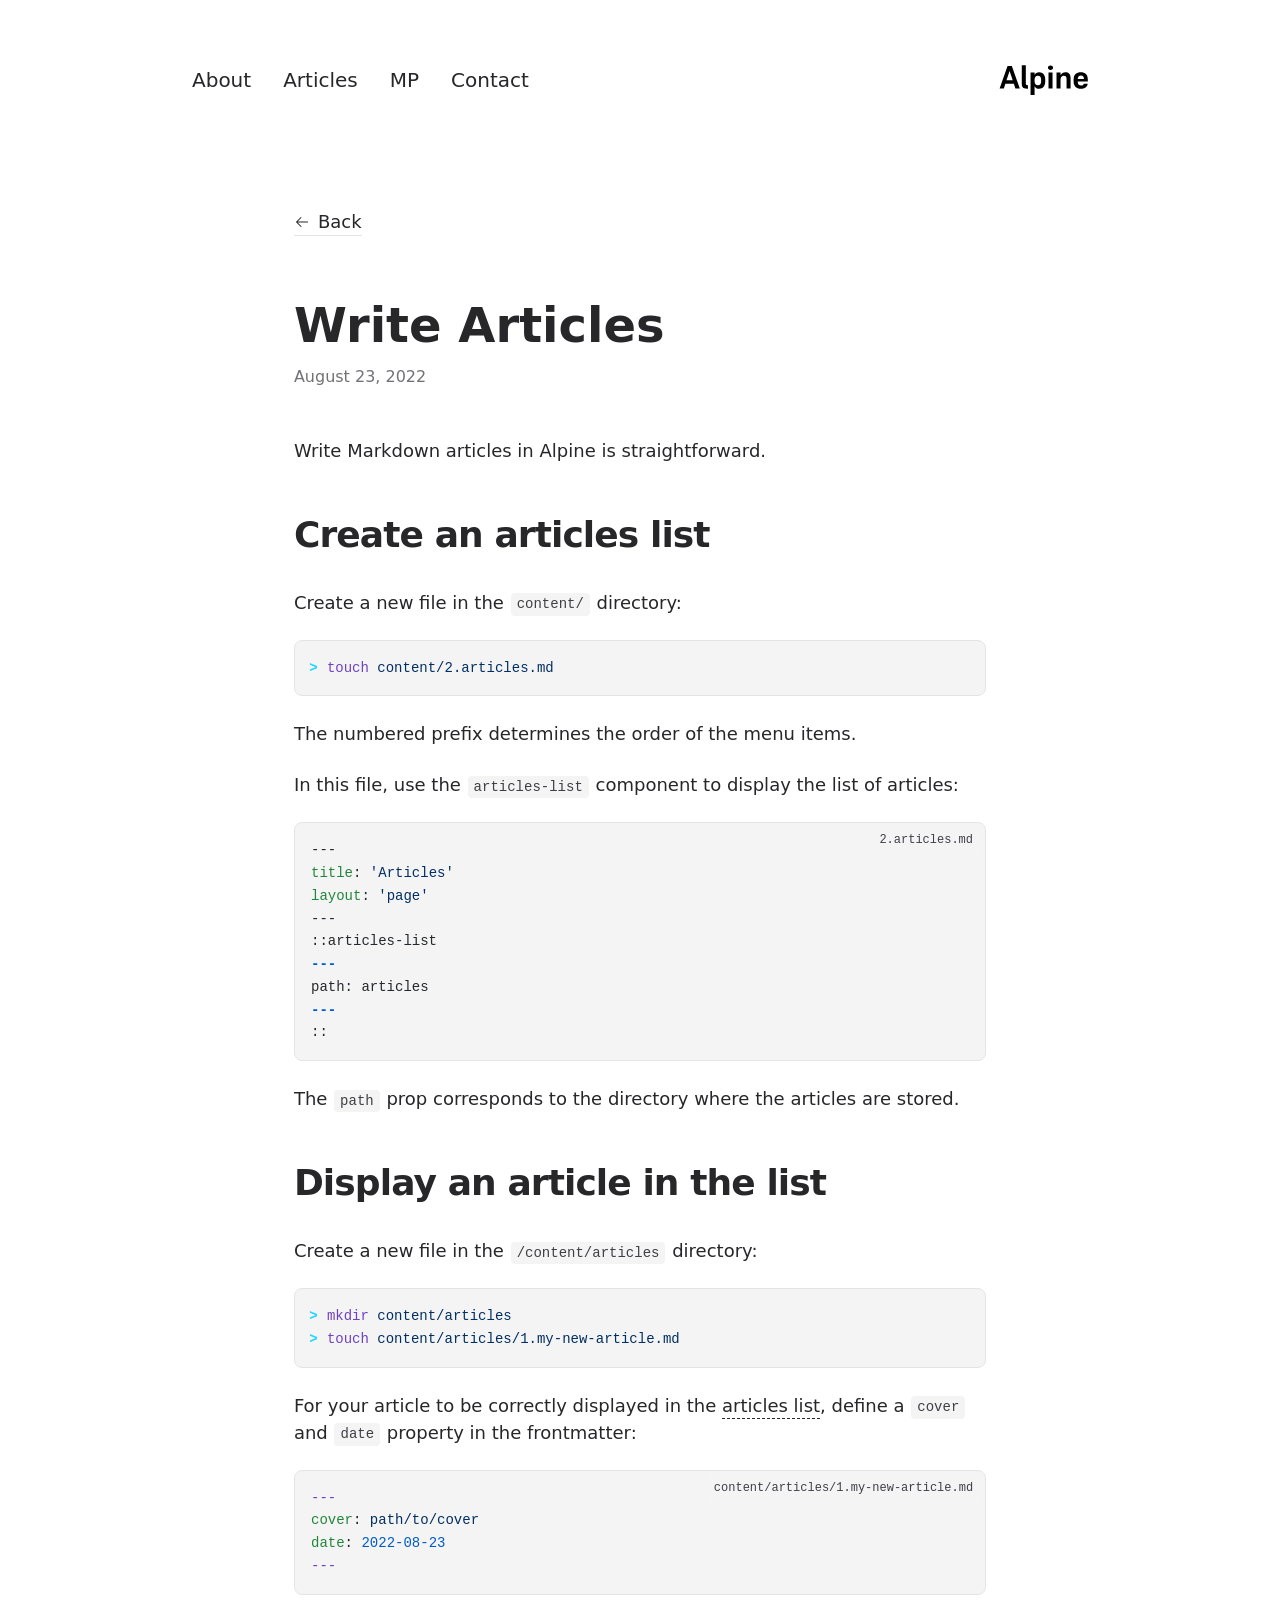
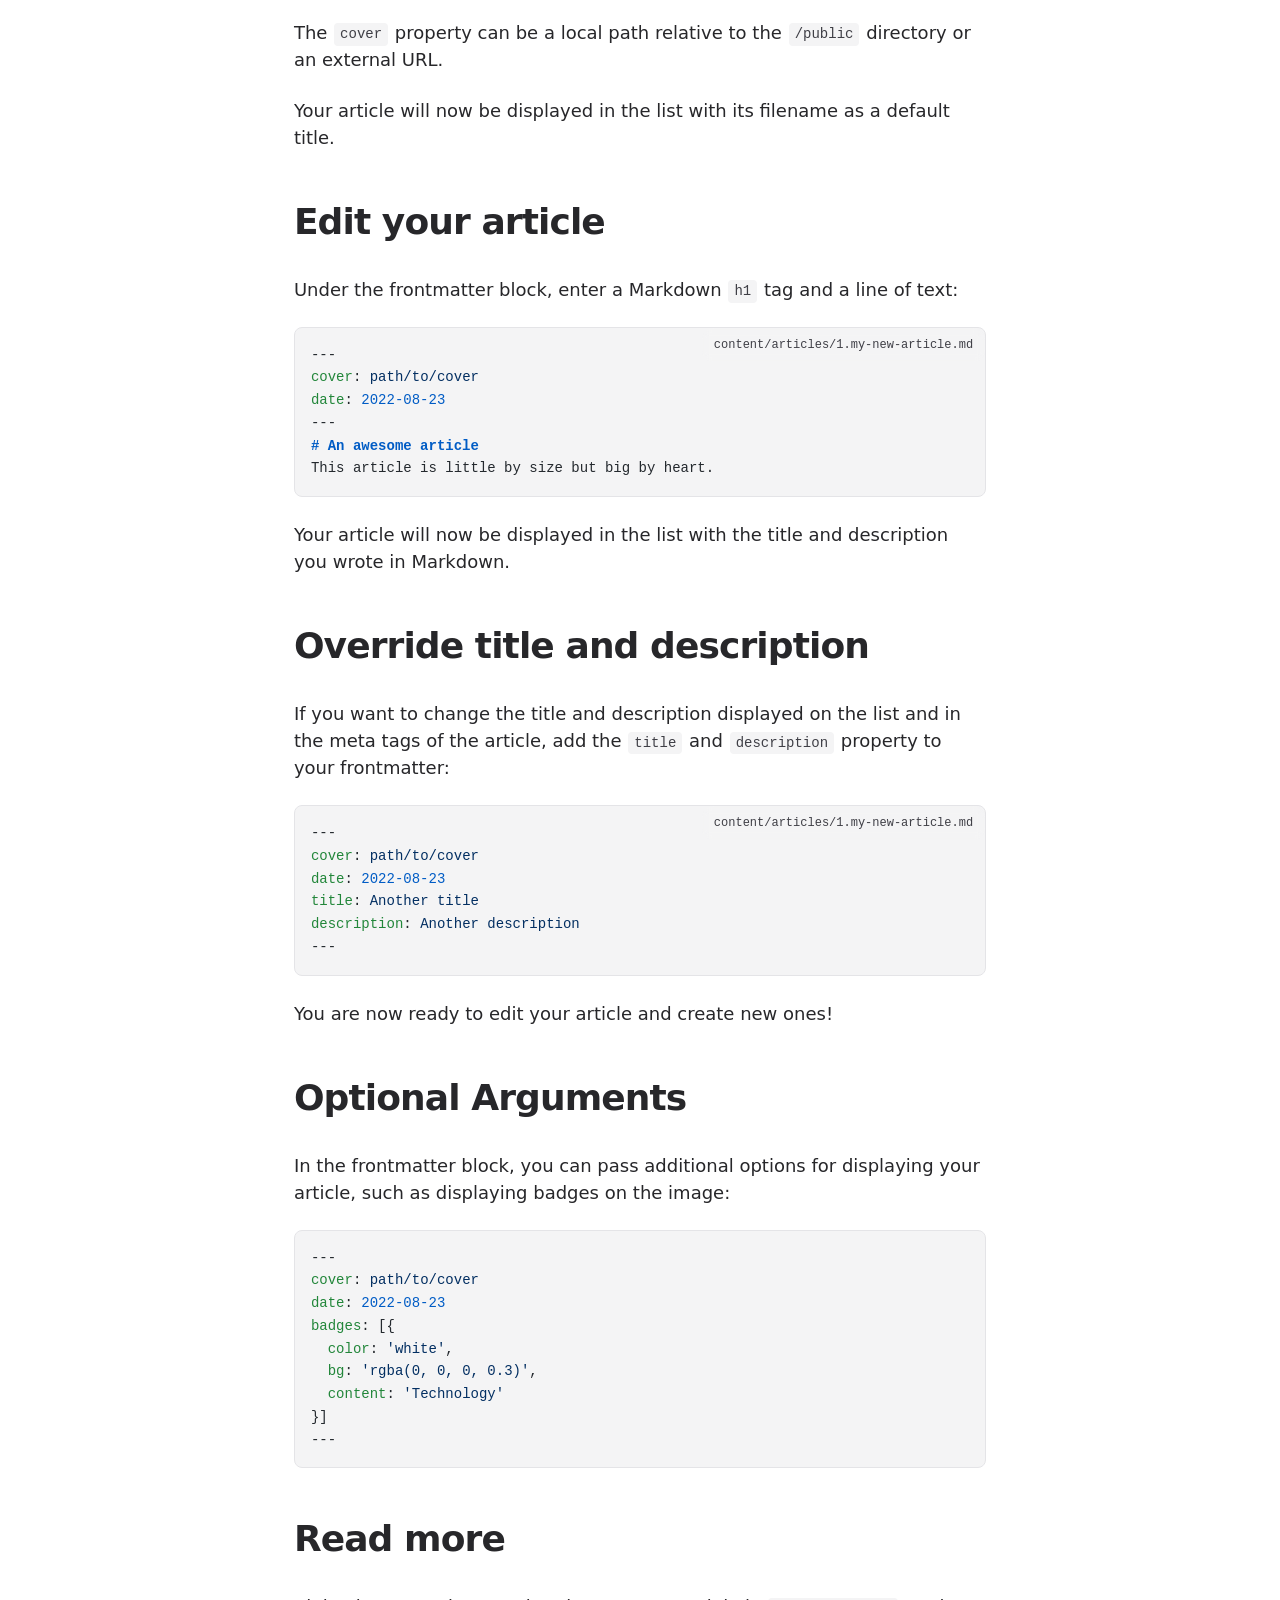
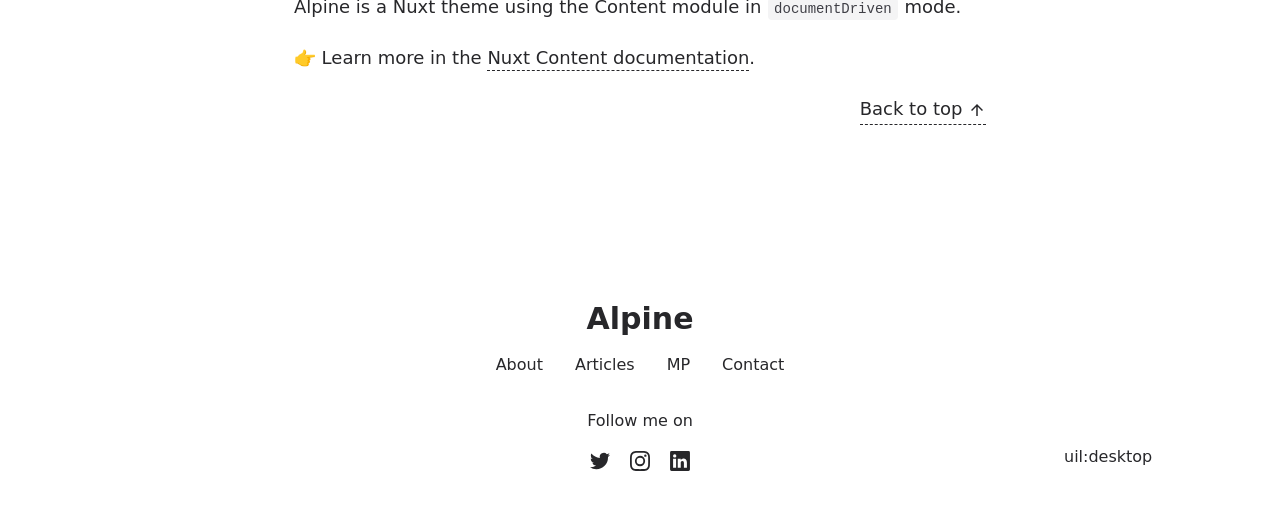
<file: articles/write-articles/index.html>
<!DOCTYPE html><html  lang="en"><head><meta charset="utf-8">
<meta name="viewport" content="width=device-width, initial-scale=1">
<title>Write Articles</title>
<link rel="stylesheet" href="/_nuxt/entry.FN4B8y1p.css" crossorigin>
<link rel="stylesheet" href="/_nuxt/DocumentDrivenNotFound.CcgiPiUf.css" crossorigin>
<link rel="stylesheet" href="/_nuxt/article.DNJYfHPG.css" crossorigin>
<link rel="stylesheet" href="/_nuxt/ProseA.CKYwg7Vi.css" crossorigin>
<link rel="stylesheet" href="/_nuxt/ProseH1.syTZ2hw9.css" crossorigin>
<link rel="stylesheet" href="/_nuxt/ProseP.DdzcLK6V.css" crossorigin>
<link rel="stylesheet" href="/_nuxt/ProseCodeInline.BpIBD3bf.css" crossorigin>
<link rel="stylesheet" href="/_nuxt/ProsePre.B_fgAJq0.css" crossorigin>
<link rel="stylesheet" href="/_nuxt/ProseCode.eSgbXt70.css" crossorigin>
<link rel="stylesheet" href="/_nuxt/ProseH2.C9O6cr8n.css" crossorigin>
<link rel="preload" as="fetch" crossorigin="anonymous" href="/articles/write-articles/_payload.json?_b=267792a1-df66-4952-b792-bdc9a00469fd">
<link rel="modulepreload" as="script" crossorigin href="/_nuxt/CjiepnJO.js">
<link rel="modulepreload" as="script" crossorigin href="/_nuxt/BJVPfCN9.js">
<link rel="modulepreload" as="script" crossorigin href="/_nuxt/CTB3kH4F.js">
<link rel="modulepreload" as="script" crossorigin href="/_nuxt/B2JDE1Kw.js">
<link rel="modulepreload" as="script" crossorigin href="/_nuxt/BBem1-0-.js">
<link rel="modulepreload" as="script" crossorigin href="/_nuxt/Dwys9pnB.js">
<link rel="modulepreload" as="script" crossorigin href="/_nuxt/DO-USROL.js">
<link rel="modulepreload" as="script" crossorigin href="/_nuxt/Bn_t-if4.js">
<link rel="modulepreload" as="script" crossorigin href="/_nuxt/CLux9Sl9.js">
<link rel="modulepreload" as="script" crossorigin href="/_nuxt/BcWussCh.js">
<link rel="modulepreload" as="script" crossorigin href="/_nuxt/Dhbw4Ysz.js">
<link rel="modulepreload" as="script" crossorigin href="/_nuxt/CsoizkIl.js">
<link rel="modulepreload" as="script" crossorigin href="/_nuxt/DL3OIrUy.js">
<link rel="modulepreload" as="script" crossorigin href="/_nuxt/B7BZTYfG.js">
<link rel="modulepreload" as="script" crossorigin href="/_nuxt/O-q8tV4j.js">
<link rel="modulepreload" as="script" crossorigin href="/_nuxt/rncO82F2.js">
<link rel="modulepreload" as="script" crossorigin href="/_nuxt/Bc9HLvFu.js">
<script type="module" src="/_nuxt/CjiepnJO.js" crossorigin></script>
<link rel="prefetch" as="script" crossorigin href="/_nuxt/6X8-HWhb.js">
<link rel="prefetch" as="script" crossorigin href="/_nuxt/CC1Ip9_s.js">
<link rel="prefetch" as="script" crossorigin href="/_nuxt/Bgpfb5lP.js">
<link rel="prefetch" as="style" crossorigin href="/_nuxt/useStudio.C7emnOp-.css">
<link rel="prefetch" as="script" crossorigin href="/_nuxt/C_jKrZwB.js">
<link rel="prefetch" as="script" crossorigin href="/_nuxt/DMW3Jn-V.js">
<link rel="prefetch" as="style" crossorigin href="/_nuxt/error-404.CgUV78VA.css">
<link rel="prefetch" as="script" crossorigin href="/_nuxt/Bawy-9TX.js">
<link rel="prefetch" as="style" crossorigin href="/_nuxt/error-500.ClOsYwhK.css">
<link rel="prefetch" as="script" crossorigin href="/_nuxt/BtIlvOh7.js">
<meta name="twitter:card" content="summary_large_image">
<meta property="og:title" content="Write Articles">
<meta name="description" content="Writing Markdown articles in Alpine is straightforward.">
<meta property="og:description" content="Writing Markdown articles in Alpine is straightforward.">
<meta property="og:image" content="/articles/write-articles.webp">
<meta property="og:image:width" content="400">
<meta property="og:image:height" content="300">
<meta property="og:image:alt" content="An image showcasing my project."><style id="pinceau-runtime-hydratable">@media{.phy[--]{--puid:KSOt5g-v;}.pv-AetiS2{max-width:var(--elements-container-maxWidth);padding-left:var(--elements-container-padding-mobile);padding-right:var(--elements-container-padding-mobile);}@media (min-width: 475px){.pv-AetiS2{padding-left:var(--elements-container-padding-xs);padding-right:var(--elements-container-padding-xs);}}@media (min-width: 640px){.pv-AetiS2{padding-left:var(--elements-container-padding-sm);padding-right:var(--elements-container-padding-sm);}}@media (min-width: 768px){.pv-AetiS2{padding-left:var(--elements-container-padding-md);padding-right:var(--elements-container-padding-md);}}} </style><style id="pinceau-theme">@media { :root {--pinceau-mq: initial; --alpine-readableLine: 68ch;--alpine-backdrop-backgroundColor: #f4f4f5b3;--prose-code-inline-padding: 0.2rem 0.375rem 0.2rem 0.375rem;--prose-code-block-backdropFilter: contrast(1);--prose-code-block-border-style: solid;--prose-code-block-border-width: 1px;--prose-tbody-tr-borderBottom-style: dashed;--prose-tbody-tr-borderBottom-width: 1px;--prose-th-textAlign: inherit;--prose-thead-borderBottom-style: solid;--prose-thead-borderBottom-width: 1px;--prose-thead-border-style: solid;--prose-thead-border-width: 0px;--prose-table-textAlign: start;--prose-hr-width: 1px;--prose-hr-style: solid;--prose-li-listStylePosition: outside;--prose-ol-li-markerColor: currentColor;--prose-ol-paddingInlineStart: 21px;--prose-ol-listStyleType: decimal;--prose-ul-li-markerColor: currentColor;--prose-ul-paddingInlineStart: 21px;--prose-ul-listStyleType: disc;--prose-blockquote-border-style: solid;--prose-blockquote-border-width: 4px;--prose-blockquote-quotes: '201C' '201D' '2018' '2019';--prose-blockquote-paddingInlineStart: 24px;--prose-a-code-color-hover: currentColor;--prose-a-code-color-static: currentColor;--prose-a-hasCode-borderBottom: none;--prose-a-border-distance: 2px;--prose-a-border-color-hover: currentColor;--prose-a-border-color-static: currentColor;--prose-a-border-style-hover: solid;--prose-a-border-style-static: dashed;--prose-a-border-width: 1px;--prose-a-color-static: inherit;--prose-a-textDecoration: none;--prose-h6-margin: 3rem 0 2rem;--prose-h5-margin: 3rem 0 2rem;--prose-h4-margin: 3rem 0 2rem;--prose-h3-margin: 3rem 0 2rem;--prose-h2-margin: 3rem 0 2rem;--prose-h1-margin: 0 0 2rem;--prose-p-fontSize: 18px;--typography-lead-loose: 2;--typography-lead-relaxed: 1.625;--typography-lead-normal: 1.5;--typography-lead-snug: 1.375;--typography-lead-tight: 1.25;--typography-lead-none: 1;--typography-lead-10: 2.5rem;--typography-lead-9: 2.25rem;--typography-lead-8: 2rem;--typography-lead-7: 1.75rem;--typography-lead-6: 1.5rem;--typography-lead-5: 1.25rem;--typography-lead-4: 1rem;--typography-lead-3: .75rem;--typography-lead-2: .5rem;--typography-lead-1: .025rem;--typography-fontWeight-black: 900;--typography-fontWeight-extrabold: 800;--typography-fontWeight-bold: 700;--typography-fontWeight-semibold: 600;--typography-fontWeight-medium: 500;--typography-fontWeight-normal: 400;--typography-fontWeight-light: 300;--typography-fontWeight-extralight: 200;--typography-fontWeight-thin: 100;--typography-fontSize-9xl: 128px;--typography-fontSize-8xl: 96px;--typography-fontSize-7xl: 72px;--typography-fontSize-6xl: 60px;--typography-fontSize-5xl: 48px;--typography-fontSize-4xl: 36px;--typography-fontSize-3xl: 30px;--typography-fontSize-2xl: 24px;--typography-fontSize-xl: 20px;--typography-fontSize-lg: 18px;--typography-fontSize-base: 16px;--typography-fontSize-sm: 14px;--typography-fontSize-xs: 12px;--typography-letterSpacing-wide: 0.025em;--typography-letterSpacing-tight: -0.025em;--typography-verticalMargin-base: 24px;--typography-verticalMargin-sm: 16px;--elements-border-secondary-hover: [object Object];--elements-backdrop-background: #fffc;--elements-backdrop-filter: saturate(200%) blur(20px);--elements-container-maxWidth: 64rem;--lead-loose: 2;--lead-relaxed: 1.625;--lead-normal: 1.5;--lead-snug: 1.375;--lead-tight: 1.25;--lead-none: 1;--lead-10: 2.5rem;--lead-9: 2.25rem;--lead-8: 2rem;--lead-7: 1.75rem;--lead-6: 1.5rem;--lead-5: 1.25rem;--lead-4: 1rem;--lead-3: .75rem;--lead-2: .5rem;--lead-1: .025rem;--letterSpacing-widest: 0.1em;--letterSpacing-wider: 0.05em;--letterSpacing-wide: 0.025em;--letterSpacing-normal: 0em;--letterSpacing-tight: -0.025em;--letterSpacing-tighter: -0.05em;--fontSize-9xl: 8rem;--fontSize-8xl: 6rem;--fontSize-7xl: 4.5rem;--fontSize-6xl: 3.75rem;--fontSize-5xl: 3rem;--fontSize-4xl: 2.25rem;--fontSize-3xl: 1.875rem;--fontSize-2xl: 1.5rem;--fontSize-xl: 1.25rem;--fontSize-lg: 1.125rem;--fontSize-base: 1rem;--fontSize-sm: 0.875rem;--fontSize-xs: 0.75rem;--fontWeight-black: 900;--fontWeight-extrabold: 800;--fontWeight-bold: 700;--fontWeight-semibold: 600;--fontWeight-medium: 500;--fontWeight-normal: 400;--fontWeight-light: 300;--fontWeight-extralight: 200;--fontWeight-thin: 100;--font-mono: ui-monospace, SFMono-Regular, Menlo, Monaco, Consolas, Liberation Mono, Courier New, monospace;--font-serif: ui-serif, Georgia, Cambria, Times New Roman, Times, serif;--font-sans: ui-sans-serif, system-ui, -apple-system, BlinkMacSystemFont, Segoe UI, Roboto, Helvetica Neue, Arial, Noto Sans, sans-serif, Apple Color Emoji, Segoe UI Emoji, Segoe UI Symbol, Noto Color Emoji;--opacity-total: 1;--opacity-high: 0.8;--opacity-medium: 0.5;--opacity-soft: 0.3;--opacity-light: 0.15;--opacity-bright: 0.1;--opacity-noOpacity: 0;--borderWidth-lg: 3px;--borderWidth-md: 2px;--borderWidth-sm: 1px;--borderWidth-noBorder: 0;--space-rem-875: 0.875rem;--space-rem-625: 0.625rem;--space-rem-375: 0.375rem;--space-rem-125: 0.125rem;--space-px: 1px;--space-128: 32rem;--space-96: 24rem;--space-80: 20rem;--space-72: 18rem;--space-64: 16rem;--space-60: 15rem;--space-56: 14rem;--space-52: 13rem;--space-48: 12rem;--space-44: 11rem;--space-40: 10rem;--space-36: 9rem;--space-32: 8rem;--space-28: 7rem;--space-24: 6rem;--space-20: 5rem;--space-16: 4rem;--space-14: 3.5rem;--space-12: 3rem;--space-11: 2.75rem;--space-10: 2.5rem;--space-9: 2.25rem;--space-8: 2rem;--space-7: 1.75rem;--space-6: 1.5rem;--space-5: 1.25rem;--space-4: 1rem;--space-3: 0.75rem;--space-2: 0.5rem;--space-1: 0.25rem;--space-0: 0px;--size-full: 100%;--size-7xl: 80rem;--size-6xl: 72rem;--size-5xl: 64rem;--size-4xl: 56rem;--size-3xl: 48rem;--size-2xl: 42rem;--size-xl: 36rem;--size-lg: 32rem;--size-md: 28rem;--size-sm: 24rem;--size-xs: 20rem;--size-200: 200px;--size-104: 104px;--size-80: 80px;--size-64: 64px;--size-56: 56px;--size-48: 48px;--size-40: 40px;--size-32: 32px;--size-24: 24px;--size-20: 20px;--size-16: 16px;--size-12: 12px;--size-8: 8px;--size-6: 6px;--size-4: 4px;--size-2: 2px;--size-0: 0px;--radii-full: 9999px;--radii-3xl: 1.75rem;--radii-2xl: 1.5rem;--radii-xl: 1rem;--radii-lg: 0.75rem;--radii-md: 0.5rem;--radii-sm: 0.375rem;--radii-xs: 0.25rem;--radii-2xs: 0.125rem;--radii-none: 0px;--shadow-none: 0px 0px 0px 0px transparent;--shadow-lg: 0px 10px 15px -3px #000000, 0px 4px 6px -4px #000000;--shadow-md: 0px 4px 6px -1px #000000, 0px 2px 4px -2px #000000;--shadow-sm: 0px 1px 3px 0px #000000, 0px 1px 2px -1px #000000;--shadow-xs: 0px 1px 2px 0px #000000;--height-screen: 100vh;--width-screen: 100vw;--color-primary-900: #002e38;--color-primary-800: #005c70;--color-primary-700: #008aa9;--color-primary-600: #00b9e1;--color-primary-500: #1ad6ff;--color-primary-400: #40ddff;--color-primary-300: #66e4ff;--color-primary-200: #8deaff;--color-primary-100: #b3f1ff;--color-primary-50: #d9f8ff;--color-ruby-900: #380011;--color-ruby-800: #700021;--color-ruby-700: #a90032;--color-ruby-600: #e10043;--color-ruby-500: #ff1a5e;--color-ruby-400: #ff4079;--color-ruby-300: #ff6694;--color-ruby-200: #ff8dae;--color-ruby-100: #ffb3c9;--color-ruby-50: #ffd9e4;--color-pink-900: #380025;--color-pink-800: #70004b;--color-pink-700: #a90070;--color-pink-600: #e10095;--color-pink-500: #ff1ab2;--color-pink-400: #ff40bf;--color-pink-300: #ff66cc;--color-pink-200: #ff8dd8;--color-pink-100: #ffb3e5;--color-pink-50: #ffd9f2;--color-purple-900: #190038;--color-purple-800: #330070;--color-purple-700: #4c00a9;--color-purple-600: #6500e1;--color-purple-500: #811aff;--color-purple-400: #9640ff;--color-purple-300: #ab66ff;--color-purple-200: #c08dff;--color-purple-100: #d5b3ff;--color-purple-50: #ead9ff;--color-royalblue-900: #0b0531;--color-royalblue-800: #160a62;--color-royalblue-700: #211093;--color-royalblue-600: #2c15c4;--color-royalblue-500: #4127e8;--color-royalblue-400: #614bec;--color-royalblue-300: #806ff0;--color-royalblue-200: #a093f3;--color-royalblue-100: #c0b7f7;--color-royalblue-50: #dfdbfb;--color-indigoblue-900: #001238;--color-indigoblue-800: #002370;--color-indigoblue-700: #0035a9;--color-indigoblue-600: #0047e1;--color-indigoblue-500: #1a62ff;--color-indigoblue-400: #407cff;--color-indigoblue-300: #6696ff;--color-indigoblue-200: #8db0ff;--color-indigoblue-100: #b3cbff;--color-indigoblue-50: #d9e5ff;--color-blue-900: #002438;--color-blue-800: #004870;--color-blue-700: #006ca9;--color-blue-600: #0090e1;--color-blue-500: #1aadff;--color-blue-400: #40bbff;--color-blue-300: #66c8ff;--color-blue-200: #8dd6ff;--color-blue-100: #b3e4ff;--color-blue-50: #d9f1ff;--color-lightblue-900: #002e38;--color-lightblue-800: #005c70;--color-lightblue-700: #008aa9;--color-lightblue-600: #00b9e1;--color-lightblue-500: #1ad6ff;--color-lightblue-400: #40ddff;--color-lightblue-300: #66e4ff;--color-lightblue-200: #8deaff;--color-lightblue-100: #b3f1ff;--color-lightblue-50: #d9f8ff;--color-teal-900: #062a28;--color-teal-800: #0b544f;--color-teal-700: #117d77;--color-teal-600: #16a79e;--color-teal-500: #1cd1c6;--color-teal-400: #36e4da;--color-teal-300: #5fe9e1;--color-teal-200: #87efe9;--color-teal-100: #aff4f0;--color-teal-50: #d7faf8;--color-pear-900: #2a2b09;--color-pear-800: #545512;--color-pear-700: #7e801b;--color-pear-600: #a8aa24;--color-pear-500: #d0d32f;--color-pear-400: #d8da52;--color-pear-300: #e0e274;--color-pear-200: #e8e997;--color-pear-100: #eff0ba;--color-pear-50: #f7f8dc;--color-red-900: #380300;--color-red-800: #700700;--color-red-700: #a90a00;--color-red-600: #e10e00;--color-red-500: #ff281a;--color-red-400: #ff4c40;--color-red-300: #ff7066;--color-red-200: #ff948d;--color-red-100: #ffb7b3;--color-red-50: #ffdbd9;--color-orange-900: #381800;--color-orange-800: #702f00;--color-orange-700: #a94700;--color-orange-600: #e15e00;--color-orange-500: #ff7a1a;--color-orange-400: #ff9040;--color-orange-300: #ffa666;--color-orange-200: #ffbd8d;--color-orange-100: #ffd3b3;--color-orange-50: #ffe9d9;--color-yellow-900: #362b03;--color-yellow-800: #6d5605;--color-yellow-700: #a38108;--color-yellow-600: #daac0a;--color-yellow-500: #f5c828;--color-yellow-400: #f7d14c;--color-yellow-300: #f8da70;--color-yellow-200: #fae393;--color-yellow-100: #fcedb7;--color-yellow-50: #fdf6db;--color-green-900: #003f25;--color-green-800: #005e38;--color-green-700: #007e4a;--color-green-600: #009d5d;--color-green-500: #00bd6f;--color-green-400: #00dc82;--color-green-300: #30ffaa;--color-green-200: #83ffcc;--color-green-100: #acffdd;--color-green-50: #d6ffee;--color-gray-900: #18181B;--color-gray-800: #27272A;--color-gray-700: #3f3f46;--color-gray-600: #52525B;--color-gray-500: #71717A;--color-gray-400: #a1a1aa;--color-gray-300: #D4d4d8;--color-gray-200: #e4e4e7;--color-gray-100: #f4f4f5;--color-gray-50: #fafafa;--color-black: #0c0c0d;--color-white: #FFFFFF;--media-portrait: only screen and (orientation: portrait);--media-landscape: only screen and (orientation: landscape);--media-rm: (prefers-reduced-motion: reduce);--media-2xl: (min-width: 1536px);--media-xl: (min-width: 1280px);--media-lg: (min-width: 1024px);--media-md: (min-width: 768px);--media-sm: (min-width: 640px);--media-xs: (min-width: 475px);--alpine-body-color: var(--color-gray-800);--alpine-body-backgroundColor: var(--color-white);--prose-code-inline-fontWeight: var(--typography-fontWeight-normal);--prose-code-inline-fontSize: var(--typography-fontSize-sm);--prose-code-inline-borderRadius: var(--radii-xs);--prose-code-block-pre-padding: var(--typography-verticalMargin-sm);--prose-code-block-margin: var(--typography-verticalMargin-base) 0;--prose-code-block-fontSize: var(--typography-fontSize-sm);--prose-tbody-code-inline-fontSize: var(--typography-fontSize-sm);--prose-tbody-td-padding: var(--typography-verticalMargin-sm);--prose-th-fontWeight: var(--typography-fontWeight-semibold);--prose-th-padding: 0 var(--typography-verticalMargin-sm) var(--typography-verticalMargin-sm) var(--typography-verticalMargin-sm);--prose-table-lineHeight: var(--typography-lead-6);--prose-table-fontSize: var(--typography-fontSize-sm);--prose-table-margin: var(--typography-verticalMargin-base) 0;--prose-hr-margin: var(--typography-verticalMargin-base) 0;--prose-li-margin: var(--typography-verticalMargin-sm) 0;--prose-ol-margin: var(--typography-verticalMargin-base) 0;--prose-ul-margin: var(--typography-verticalMargin-base) 0;--prose-blockquote-margin: var(--typography-verticalMargin-base) 0;--prose-a-code-border-style: var(--prose-a-border-style-static);--prose-a-code-border-width: var(--prose-a-border-width);--prose-a-fontWeight: var(--typography-fontWeight-medium);--prose-img-margin: var(--typography-verticalMargin-base) 0;--prose-strong-fontWeight: var(--typography-fontWeight-semibold);--prose-h6-iconSize: var(--typography-fontSize-base);--prose-h6-fontWeight: var(--typography-fontWeight-semibold);--prose-h6-lineHeight: var(--typography-lead-normal);--prose-h6-fontSize: var(--typography-fontSize-lg);--prose-h5-iconSize: var(--typography-fontSize-lg);--prose-h5-fontWeight: var(--typography-fontWeight-semibold);--prose-h5-lineHeight: var(--typography-lead-snug);--prose-h5-fontSize: var(--typography-fontSize-xl);--prose-h4-iconSize: var(--typography-fontSize-lg);--prose-h4-letterSpacing: var(--typography-letterSpacing-tight);--prose-h4-fontWeight: var(--typography-fontWeight-semibold);--prose-h4-lineHeight: var(--typography-lead-snug);--prose-h4-fontSize: var(--typography-fontSize-2xl);--prose-h3-iconSize: var(--typography-fontSize-xl);--prose-h3-letterSpacing: var(--typography-letterSpacing-tight);--prose-h3-fontWeight: var(--typography-fontWeight-semibold);--prose-h3-lineHeight: var(--typography-lead-snug);--prose-h3-fontSize: var(--typography-fontSize-3xl);--prose-h2-iconSize: var(--typography-fontSize-2xl);--prose-h2-letterSpacing: var(--typography-letterSpacing-tight);--prose-h2-fontWeight: var(--typography-fontWeight-semibold);--prose-h2-lineHeight: var(--typography-lead-tight);--prose-h2-fontSize: var(--typography-fontSize-4xl);--prose-h1-iconSize: var(--typography-fontSize-3xl);--prose-h1-letterSpacing: var(--typography-letterSpacing-tight);--prose-h1-fontWeight: var(--typography-fontWeight-bold);--prose-h1-lineHeight: var(--typography-lead-tight);--prose-h1-fontSize: var(--typography-fontSize-5xl);--prose-p-br-margin: var(--typography-verticalMargin-base) 0 0 0;--prose-p-margin: var(--typography-verticalMargin-base) 0;--prose-p-lineHeight: var(--typography-lead-normal);--typography-color-primary-900: var(--color-primary-900);--typography-color-primary-800: var(--color-primary-800);--typography-color-primary-700: var(--color-primary-700);--typography-color-primary-600: var(--color-primary-600);--typography-color-primary-500: var(--color-primary-500);--typography-color-primary-400: var(--color-primary-400);--typography-color-primary-300: var(--color-primary-300);--typography-color-primary-200: var(--color-primary-200);--typography-color-primary-100: var(--color-primary-100);--typography-color-primary-50: var(--color-primary-50);--typography-font-code: var(--font-mono);--typography-font-body: var(--font-sans);--typography-font-display: var(--font-sans);--typography-body-backgroundColor: var(--color-white);--typography-body-color: var(--color-black);--elements-state-danger-borderColor-secondary: var(--color-red-200);--elements-state-danger-borderColor-primary: var(--color-red-100);--elements-state-danger-backgroundColor-secondary: var(--color-red-100);--elements-state-danger-backgroundColor-primary: var(--color-red-50);--elements-state-danger-color-secondary: var(--color-red-600);--elements-state-danger-color-primary: var(--color-red-500);--elements-state-warning-borderColor-secondary: var(--color-yellow-200);--elements-state-warning-borderColor-primary: var(--color-yellow-100);--elements-state-warning-backgroundColor-secondary: var(--color-yellow-100);--elements-state-warning-backgroundColor-primary: var(--color-yellow-50);--elements-state-warning-color-secondary: var(--color-yellow-700);--elements-state-warning-color-primary: var(--color-yellow-600);--elements-state-success-borderColor-secondary: var(--color-green-200);--elements-state-success-borderColor-primary: var(--color-green-100);--elements-state-success-backgroundColor-secondary: var(--color-green-100);--elements-state-success-backgroundColor-primary: var(--color-green-50);--elements-state-success-color-secondary: var(--color-green-600);--elements-state-success-color-primary: var(--color-green-500);--elements-state-info-borderColor-secondary: var(--color-blue-200);--elements-state-info-borderColor-primary: var(--color-blue-100);--elements-state-info-backgroundColor-secondary: var(--color-blue-100);--elements-state-info-backgroundColor-primary: var(--color-blue-50);--elements-state-info-color-secondary: var(--color-blue-600);--elements-state-info-color-primary: var(--color-blue-500);--elements-state-primary-borderColor-secondary: var(--color-primary-200);--elements-state-primary-borderColor-primary: var(--color-primary-100);--elements-state-primary-backgroundColor-secondary: var(--color-primary-100);--elements-state-primary-backgroundColor-primary: var(--color-primary-50);--elements-state-primary-color-secondary: var(--color-primary-700);--elements-state-primary-color-primary: var(--color-primary-600);--elements-surface-secondary-backgroundColor: var(--color-gray-200);--elements-surface-primary-backgroundColor: var(--color-gray-100);--elements-surface-background-base: var(--color-gray-100);--elements-border-secondary-static: var(--color-gray-200);--elements-border-primary-hover: var(--color-gray-200);--elements-border-primary-static: var(--color-gray-100);--elements-container-padding-md: var(--space-16);--elements-container-padding-sm: var(--space-12);--elements-container-padding-xs: var(--space-8);--elements-container-padding-mobile: var(--space-6);--elements-text-secondary-color-hover: var(--color-gray-700);--elements-text-secondary-color-static: var(--color-gray-500);--elements-text-primary-color-static: var(--color-gray-900);--text-6xl-lineHeight: var(--lead-none);--text-6xl-fontSize: var(--fontSize-6xl);--text-5xl-lineHeight: var(--lead-none);--text-5xl-fontSize: var(--fontSize-5xl);--text-4xl-lineHeight: var(--lead-10);--text-4xl-fontSize: var(--fontSize-4xl);--text-3xl-lineHeight: var(--lead-9);--text-3xl-fontSize: var(--fontSize-3xl);--text-2xl-lineHeight: var(--lead-8);--text-2xl-fontSize: var(--fontSize-2xl);--text-xl-lineHeight: var(--lead-7);--text-xl-fontSize: var(--fontSize-xl);--text-lg-lineHeight: var(--lead-7);--text-lg-fontSize: var(--fontSize-lg);--text-base-lineHeight: var(--lead-6);--text-base-fontSize: var(--fontSize-base);--text-sm-lineHeight: var(--lead-5);--text-sm-fontSize: var(--fontSize-sm);--text-xs-lineHeight: var(--lead-4);--text-xs-fontSize: var(--fontSize-xs);--shadow-2xl: 0px 25px 50px -12px var(--color-gray-900);--shadow-xl: 0px 20px 25px -5px var(--color-gray-400), 0px 8px 10px -6px #000000;--color-secondary-900: var(--color-gray-900);--color-secondary-800: var(--color-gray-800);--color-secondary-700: var(--color-gray-700);--color-secondary-600: var(--color-gray-600);--color-secondary-500: var(--color-gray-500);--color-secondary-400: var(--color-gray-400);--color-secondary-300: var(--color-gray-300);--color-secondary-200: var(--color-gray-200);--color-secondary-100: var(--color-gray-100);--color-secondary-50: var(--color-gray-50);--prose-a-code-background-hover: var(--typography-color-primary-50);--prose-a-code-border-color-hover: var(--typography-color-primary-500);--prose-a-color-hover: var(--typography-color-primary-500);--typography-color-secondary-900: var(--color-secondary-900);--typography-color-secondary-800: var(--color-secondary-800);--typography-color-secondary-700: var(--color-secondary-700);--typography-color-secondary-600: var(--color-secondary-600);--typography-color-secondary-500: var(--color-secondary-500);--typography-color-secondary-400: var(--color-secondary-400);--typography-color-secondary-300: var(--color-secondary-300);--typography-color-secondary-200: var(--color-secondary-200);--typography-color-secondary-100: var(--color-secondary-100);--typography-color-secondary-50: var(--color-secondary-50);--prose-code-inline-backgroundColor: var(--typography-color-secondary-100);--prose-code-inline-color: var(--typography-color-secondary-700);--prose-code-block-backgroundColor: var(--typography-color-secondary-100);--prose-code-block-color: var(--typography-color-secondary-700);--prose-code-block-border-color: var(--typography-color-secondary-200);--prose-tbody-tr-borderBottom-color: var(--typography-color-secondary-200);--prose-th-color: var(--typography-color-secondary-600);--prose-thead-borderBottom-color: var(--typography-color-secondary-200);--prose-thead-border-color: var(--typography-color-secondary-300);--prose-hr-color: var(--typography-color-secondary-200);--prose-blockquote-border-color: var(--typography-color-secondary-200);--prose-blockquote-color: var(--typography-color-secondary-500);--prose-a-code-border-color-static: var(--typography-color-secondary-400); } }@media { :root.dark {--pinceau-mq: dark; --alpine-backdrop-backgroundColor: #18181bb3;--prose-code-block-backdropFilter: contrast(1);--prose-ol-li-markerColor: currentColor;--prose-ul-li-markerColor: currentColor;--prose-a-code-color-hover: currentColor;--prose-a-code-color-static: currentColor;--prose-a-border-color-hover: currentColor;--prose-a-border-color-static: currentColor;--prose-a-color-static: inherit;--elements-backdrop-background: #0c0d0ccc;--alpine-body-color: var(--color-gray-200);--alpine-body-backgroundColor: var(--color-black);--typography-body-backgroundColor: var(--color-black);--typography-body-color: var(--color-white);--elements-state-danger-borderColor-secondary: var(--color-red-700);--elements-state-danger-borderColor-primary: var(--color-red-800);--elements-state-danger-backgroundColor-secondary: var(--color-red-800);--elements-state-danger-backgroundColor-primary: var(--color-red-900);--elements-state-danger-color-secondary: var(--color-red-200);--elements-state-danger-color-primary: var(--color-red-300);--elements-state-warning-borderColor-secondary: var(--color-yellow-700);--elements-state-warning-borderColor-primary: var(--color-yellow-800);--elements-state-warning-backgroundColor-secondary: var(--color-yellow-800);--elements-state-warning-backgroundColor-primary: var(--color-yellow-900);--elements-state-warning-color-secondary: var(--color-yellow-200);--elements-state-warning-color-primary: var(--color-yellow-400);--elements-state-success-borderColor-secondary: var(--color-green-700);--elements-state-success-borderColor-primary: var(--color-green-800);--elements-state-success-backgroundColor-secondary: var(--color-green-800);--elements-state-success-backgroundColor-primary: var(--color-green-900);--elements-state-success-color-secondary: var(--color-green-200);--elements-state-success-color-primary: var(--color-green-400);--elements-state-info-borderColor-secondary: var(--color-blue-700);--elements-state-info-borderColor-primary: var(--color-blue-800);--elements-state-info-backgroundColor-secondary: var(--color-blue-800);--elements-state-info-backgroundColor-primary: var(--color-blue-900);--elements-state-info-color-secondary: var(--color-blue-200);--elements-state-info-color-primary: var(--color-blue-400);--elements-state-primary-borderColor-secondary: var(--color-primary-700);--elements-state-primary-borderColor-primary: var(--color-primary-800);--elements-state-primary-backgroundColor-secondary: var(--color-primary-800);--elements-state-primary-backgroundColor-primary: var(--color-primary-900);--elements-state-primary-color-secondary: var(--color-primary-200);--elements-state-primary-color-primary: var(--color-primary-400);--elements-surface-secondary-backgroundColor: var(--color-gray-800);--elements-surface-primary-backgroundColor: var(--color-gray-900);--elements-surface-background-base: var(--color-gray-900);--elements-border-secondary-static: var(--color-gray-800);--elements-border-primary-hover: var(--color-gray-800);--elements-border-primary-static: var(--color-gray-900);--elements-text-secondary-color-hover: var(--color-gray-200);--elements-text-secondary-color-static: var(--color-gray-400);--elements-text-primary-color-static: var(--color-gray-50);--prose-a-code-background-hover: var(--typography-color-primary-900);--prose-a-code-border-color-hover: var(--typography-color-primary-600);--prose-a-color-hover: var(--typography-color-primary-400);--prose-code-inline-backgroundColor: var(--typography-color-secondary-800);--prose-code-inline-color: var(--typography-color-secondary-200);--prose-code-block-backgroundColor: var(--typography-color-secondary-900);--prose-code-block-color: var(--typography-color-secondary-200);--prose-code-block-border-color: var(--typography-color-secondary-800);--prose-tbody-tr-borderBottom-color: var(--typography-color-secondary-800);--prose-th-color: var(--typography-color-secondary-400);--prose-thead-borderBottom-color: var(--typography-color-secondary-800);--prose-thead-border-color: var(--typography-color-secondary-600);--prose-hr-color: var(--typography-color-secondary-800);--prose-blockquote-border-color: var(--typography-color-secondary-700);--prose-blockquote-color: var(--typography-color-secondary-400);--prose-a-code-border-color-static: var(--typography-color-secondary-600); } }</style><script>"use strict";const w=window,de=document.documentElement,knownColorSchemes=["dark","light"],preference=window.localStorage.getItem("nuxt-color-mode")||"system";let value=preference==="system"?getColorScheme():preference;const forcedColorMode=de.getAttribute("data-color-mode-forced");forcedColorMode&&(value=forcedColorMode),addColorScheme(value),w["__NUXT_COLOR_MODE__"]={preference,value,getColorScheme,addColorScheme,removeColorScheme};function addColorScheme(e){const o=""+e+"",t="";de.classList?de.classList.add(o):de.className+=" "+o,t&&de.setAttribute("data-"+t,e)}function removeColorScheme(e){const o=""+e+"",t="";de.classList?de.classList.remove(o):de.className=de.className.replace(new RegExp(o,"g"),""),t&&de.removeAttribute("data-"+t)}function prefersColorScheme(e){return w.matchMedia("(prefers-color-scheme"+e+")")}function getColorScheme(){if(w.matchMedia&&prefersColorScheme("").media!=="not all"){for(const e of knownColorSchemes)if(prefersColorScheme(":"+e).matches)return e}return"light"}
</script></head><body><div id="__nuxt"><div class="container pv-AetiS2 pc-KSOt5g app-layout" data-v-7b318731 data-v-11acfbc0><!--[--><div class="nuxt-progress" style="width:0%;height:3px;opacity:0;background-size:Infinity% auto;" data-v-7b318731></div><header class="right" data-v-7b318731 data-v-13bfb858><div class="menu" data-v-13bfb858><button aria-label="Navigation Menu" data-v-13bfb858><svg width="24" height="24" viewBox="0 0 68 68" fill="currentColor" xmlns="http://www.w3.org/2000/svg" data-v-13bfb858><path d="M8 34C8 32.1362 8 31.2044 8.30448 30.4693C8.71046 29.4892 9.48915 28.7105 10.4693 28.3045C11.2044 28 12.1362 28 14 28C15.8638 28 16.7956 28 17.5307 28.3045C18.5108 28.7105 19.2895 29.4892 19.6955 30.4693C20 31.2044 20 32.1362 20 34C20 35.8638 20 36.7956 19.6955 37.5307C19.2895 38.5108 18.5108 39.2895 17.5307 39.6955C16.7956 40 15.8638 40 14 40C12.1362 40 11.2044 40 10.4693 39.6955C9.48915 39.2895 8.71046 38.5108 8.30448 37.5307C8 36.7956 8 35.8638 8 34Z" data-v-13bfb858></path><path d="M28 34C28 32.1362 28 31.2044 28.3045 30.4693C28.7105 29.4892 29.4892 28.7105 30.4693 28.3045C31.2044 28 32.1362 28 34 28C35.8638 28 36.7956 28 37.5307 28.3045C38.5108 28.7105 39.2895 29.4892 39.6955 30.4693C40 31.2044 40 32.1362 40 34C40 35.8638 40 36.7956 39.6955 37.5307C39.2895 38.5108 38.5108 39.2895 37.5307 39.6955C36.7956 40 35.8638 40 34 40C32.1362 40 31.2044 40 30.4693 39.6955C29.4892 39.2895 28.7105 38.5108 28.3045 37.5307C28 36.7956 28 35.8638 28 34Z" data-v-13bfb858></path><path d="M48 34C48 32.1362 48 31.2044 48.3045 30.4693C48.7105 29.4892 49.4892 28.7105 50.4693 28.3045C51.2044 28 52.1362 28 54 28C55.8638 28 56.7956 28 57.5307 28.3045C58.5108 28.7105 59.2895 29.4892 59.6955 30.4693C60 31.2044 60 32.1362 60 34C60 35.8638 60 36.7956 59.6955 37.5307C59.2895 38.5108 58.5108 39.2895 57.5307 39.6955C56.7956 40 55.8638 40 54 40C52.1362 40 51.2044 40 50.4693 39.6955C49.4892 39.2895 48.7105 38.5108 48.3045 37.5307C48 36.7956 48 35.8638 48 34Z" data-v-13bfb858></path></svg></button></div><div class="overlay" data-v-13bfb858><nav data-v-13bfb858 data-v-2513d3cf><ul data-v-2513d3cf><!--[--><li data-v-2513d3cf><a href="/" class="" data-v-2513d3cf><span class="underline-fx" data-v-2513d3cf></span> About</a></li><li data-v-2513d3cf><a href="/articles" class="" data-v-2513d3cf><span class="underline-fx" data-v-2513d3cf></span> Articles</a></li><li data-v-2513d3cf><a href="/mp" class="" data-v-2513d3cf><span class="underline-fx" data-v-2513d3cf></span> MP</a></li><li data-v-2513d3cf><a href="/contact" class="" data-v-2513d3cf><span class="underline-fx" data-v-2513d3cf></span> Contact</a></li><!--]--></ul></nav></div><div class="logo" data-v-13bfb858><a href="/" class="" data-v-13bfb858><img src="/logo-dark.svg" class="dark-img" alt="alpine" width="89" height="31" data-v-13bfb858><img src="/logo.svg" class="light-img" alt="alpine" width="89" height="31" data-v-13bfb858></a></div><div class="main-nav" data-v-13bfb858><nav data-v-13bfb858 data-v-2513d3cf><ul data-v-2513d3cf><!--[--><li data-v-2513d3cf><a href="/" class="" data-v-2513d3cf><span class="underline-fx" data-v-2513d3cf></span> About</a></li><li data-v-2513d3cf><a href="/articles" class="" data-v-2513d3cf><span class="underline-fx" data-v-2513d3cf></span> Articles</a></li><li data-v-2513d3cf><a href="/mp" class="" data-v-2513d3cf><span class="underline-fx" data-v-2513d3cf></span> MP</a></li><li data-v-2513d3cf><a href="/contact" class="" data-v-2513d3cf><span class="underline-fx" data-v-2513d3cf></span> Contact</a></li><!--]--></ul></nav></div></header><!--[--><div class="document-driven-page"><article data-v-f248f507><a href="/articles" class="back" data-v-f248f507><svg xmlns="http://www.w3.org/2000/svg" xmlns:xlink="http://www.w3.org/1999/xlink" aria-hidden="true" role="img" class="icon" data-v-f248f507 style="" width="1em" height="1em" viewBox="0 0 256 256" data-v-6cc61734><path fill="currentColor" d="M224 128a8 8 0 0 1-8 8H59.31l58.35 58.34a8 8 0 0 1-11.32 11.32l-72-72a8 8 0 0 1 0-11.32l72-72a8 8 0 0 1 11.32 11.32L59.31 120H216a8 8 0 0 1 8 8"/></svg><span data-v-f248f507> Back </span></a><header data-v-f248f507><h1 class="title" data-v-f248f507>Write Articles</h1><time datetime="2022-08-23T00:00:00.000Z" data-v-f248f507>August 23, 2022</time></header><div class="prose" data-v-f248f507><!--[--><div><h1 id="write-articles" data-v-af0ce9c1><a href="#write-articles" data-v-af0ce9c1><!--[-->Write Articles<!--]--><!----></a></h1><p data-v-72fcb4ea><!--[-->Write Markdown articles in Alpine is straightforward.<!--]--></p><h2 id="create-an-articles-list" data-v-21dd7f22><a href="#create-an-articles-list" data-v-21dd7f22><!--[-->Create an articles list<!--]--><!----></a></h2><p data-v-72fcb4ea><!--[-->Create a new file in the <code class="" data-v-05a917b7><!--[-->content/<!--]--></code> directory:<!--]--></p><div class="highlight-bash prose-code" meta data-v-58c84e9f><!----><!--[--><pre class="language-bash shiki shiki-themes github-light github-dark" style=""><!--[--><code><span class="line" line="1"><span style="--shiki-default:#6F42C1;--shiki-dark:#B392F0">touch</span><span style="--shiki-default:#032F62;--shiki-dark:#9ECBFF"> content/2.articles.md
</span></span></code><!--]--></pre><!--]--><button class="copy-button" data-v-58c84e9f data-v-7a223b81><span class="sr-only" data-v-7a223b81>Copy to clipboard</span><span class="icon-wrapper" data-v-7a223b81><svg xmlns="http://www.w3.org/2000/svg" xmlns:xlink="http://www.w3.org/1999/xlink" aria-hidden="true" role="img" class="icon" data-v-7a223b81 style="" width="18px" height="18px" viewBox="0 0 256 256" data-v-6cc61734><path fill="currentColor" d="M216 32H88a8 8 0 0 0-8 8v40H40a8 8 0 0 0-8 8v128a8 8 0 0 0 8 8h128a8 8 0 0 0 8-8v-40h40a8 8 0 0 0 8-8V40a8 8 0 0 0-8-8m-56 176H48V96h112Zm48-48h-32V88a8 8 0 0 0-8-8H96V48h112Z"/></svg></span></button></div><p data-v-72fcb4ea><!--[-->The numbered prefix determines the order of the menu items.<!--]--></p><p data-v-72fcb4ea><!--[-->In this file, use the <code class="" data-v-05a917b7><!--[-->articles-list<!--]--></code> component to display the list of articles:<!--]--></p><div class="highlight-md prose-code" meta data-v-58c84e9f><span class="filename" data-v-58c84e9f>2.articles.md</span><!--[--><pre class="language-md shiki shiki-themes github-light github-dark" style=""><!--[--><code><span class="line" line="1"><span style="--shiki-default:#24292E;--shiki-dark:#E1E4E8">---
</span></span><span class="line" line="2"><span style="--shiki-default:#22863A;--shiki-dark:#85E89D">title</span><span style="--shiki-default:#24292E;--shiki-dark:#E1E4E8">: </span><span style="--shiki-default:#032F62;--shiki-dark:#9ECBFF">&#39;Articles&#39;
</span></span><span class="line" line="3"><span style="--shiki-default:#22863A;--shiki-dark:#85E89D">layout</span><span style="--shiki-default:#24292E;--shiki-dark:#E1E4E8">: </span><span style="--shiki-default:#032F62;--shiki-dark:#9ECBFF">&#39;page&#39;
</span></span><span class="line" line="4"><span style="--shiki-default:#24292E;--shiki-dark:#E1E4E8">---
</span></span><span class="line" line="5"><span style="--shiki-default:#24292E;--shiki-dark:#E1E4E8">::articles-list
</span></span><span class="line" line="6"><span style="--shiki-default:#005CC5;--shiki-dark:#79B8FF;--shiki-default-font-weight:bold;--shiki-dark-font-weight:bold">---
</span></span><span class="line" line="7"><span style="--shiki-default:#24292E;--shiki-dark:#E1E4E8">path: articles
</span></span><span class="line" line="8"><span style="--shiki-default:#005CC5;--shiki-dark:#79B8FF;--shiki-default-font-weight:bold;--shiki-dark-font-weight:bold">---
</span></span><span class="line" line="9"><span style="--shiki-default:#24292E;--shiki-dark:#E1E4E8">::
</span></span></code><!--]--></pre><!--]--><button class="copy-button" data-v-58c84e9f data-v-7a223b81><span class="sr-only" data-v-7a223b81>Copy to clipboard</span><span class="icon-wrapper" data-v-7a223b81><svg xmlns="http://www.w3.org/2000/svg" xmlns:xlink="http://www.w3.org/1999/xlink" aria-hidden="true" role="img" class="icon" data-v-7a223b81 style="" width="18px" height="18px" viewBox="0 0 256 256" data-v-6cc61734><path fill="currentColor" d="M216 32H88a8 8 0 0 0-8 8v40H40a8 8 0 0 0-8 8v128a8 8 0 0 0 8 8h128a8 8 0 0 0 8-8v-40h40a8 8 0 0 0 8-8V40a8 8 0 0 0-8-8m-56 176H48V96h112Zm48-48h-32V88a8 8 0 0 0-8-8H96V48h112Z"/></svg></span></button></div><p data-v-72fcb4ea><!--[-->The <code class="" data-v-05a917b7><!--[-->path<!--]--></code> prop corresponds to the directory where the articles are stored.<!--]--></p><h2 id="display-an-article-in-the-list" data-v-21dd7f22><a href="#display-an-article-in-the-list" data-v-21dd7f22><!--[-->Display an article in the list<!--]--><!----></a></h2><p data-v-72fcb4ea><!--[-->Create a new file in the <code class="" data-v-05a917b7><!--[-->/content/articles<!--]--></code> directory:<!--]--></p><div class="highlight-bash prose-code" meta data-v-58c84e9f><!----><!--[--><pre class="language-bash shiki shiki-themes github-light github-dark" style=""><!--[--><code><span class="line" line="1"><span style="--shiki-default:#6F42C1;--shiki-dark:#B392F0">mkdir</span><span style="--shiki-default:#032F62;--shiki-dark:#9ECBFF"> content/articles
</span></span><span class="line" line="2"><span style="--shiki-default:#6F42C1;--shiki-dark:#B392F0">touch</span><span style="--shiki-default:#032F62;--shiki-dark:#9ECBFF"> content/articles/1.my-new-article.md
</span></span></code><!--]--></pre><!--]--><button class="copy-button" data-v-58c84e9f data-v-7a223b81><span class="sr-only" data-v-7a223b81>Copy to clipboard</span><span class="icon-wrapper" data-v-7a223b81><svg xmlns="http://www.w3.org/2000/svg" xmlns:xlink="http://www.w3.org/1999/xlink" aria-hidden="true" role="img" class="icon" data-v-7a223b81 style="" width="18px" height="18px" viewBox="0 0 256 256" data-v-6cc61734><path fill="currentColor" d="M216 32H88a8 8 0 0 0-8 8v40H40a8 8 0 0 0-8 8v128a8 8 0 0 0 8 8h128a8 8 0 0 0 8-8v-40h40a8 8 0 0 0 8-8V40a8 8 0 0 0-8-8m-56 176H48V96h112Zm48-48h-32V88a8 8 0 0 0-8-8H96V48h112Z"/></svg></span></button></div><p data-v-72fcb4ea><!--[-->For your article to be correctly displayed in the <a href="/articles" class="" data-v-ab0dad35><!--[-->articles list<!--]--></a>, define a <code class="" data-v-05a917b7><!--[-->cover<!--]--></code> and <code class="" data-v-05a917b7><!--[-->date<!--]--></code> property in the frontmatter:<!--]--></p><div class="highlight-yaml prose-code" meta data-v-58c84e9f><span class="filename" data-v-58c84e9f>content/articles/1.my-new-article.md</span><!--[--><pre class="language-yaml shiki shiki-themes github-light github-dark" style=""><!--[--><code><span class="line" line="1"><span style="--shiki-default:#6F42C1;--shiki-dark:#B392F0">---
</span></span><span class="line" line="2"><span style="--shiki-default:#22863A;--shiki-dark:#85E89D">cover</span><span style="--shiki-default:#24292E;--shiki-dark:#E1E4E8">: </span><span style="--shiki-default:#032F62;--shiki-dark:#9ECBFF">path/to/cover
</span></span><span class="line" line="3"><span style="--shiki-default:#22863A;--shiki-dark:#85E89D">date</span><span style="--shiki-default:#24292E;--shiki-dark:#E1E4E8">: </span><span style="--shiki-default:#005CC5;--shiki-dark:#79B8FF">2022-08-23
</span></span><span class="line" line="4"><span style="--shiki-default:#6F42C1;--shiki-dark:#B392F0">---
</span></span></code><!--]--></pre><!--]--><button class="copy-button" data-v-58c84e9f data-v-7a223b81><span class="sr-only" data-v-7a223b81>Copy to clipboard</span><span class="icon-wrapper" data-v-7a223b81><svg xmlns="http://www.w3.org/2000/svg" xmlns:xlink="http://www.w3.org/1999/xlink" aria-hidden="true" role="img" class="icon" data-v-7a223b81 style="" width="18px" height="18px" viewBox="0 0 256 256" data-v-6cc61734><path fill="currentColor" d="M216 32H88a8 8 0 0 0-8 8v40H40a8 8 0 0 0-8 8v128a8 8 0 0 0 8 8h128a8 8 0 0 0 8-8v-40h40a8 8 0 0 0 8-8V40a8 8 0 0 0-8-8m-56 176H48V96h112Zm48-48h-32V88a8 8 0 0 0-8-8H96V48h112Z"/></svg></span></button></div><p data-v-72fcb4ea><!--[-->The <code class="" data-v-05a917b7><!--[-->cover<!--]--></code> property can be a local path relative to the <code class="" data-v-05a917b7><!--[-->/public<!--]--></code> directory or an external URL.<!--]--></p><p data-v-72fcb4ea><!--[-->Your article will now be displayed in the list with its filename as a default title.<!--]--></p><h2 id="edit-your-article" data-v-21dd7f22><a href="#edit-your-article" data-v-21dd7f22><!--[-->Edit your article<!--]--><!----></a></h2><p data-v-72fcb4ea><!--[-->Under the frontmatter block, enter a Markdown <code class="" data-v-05a917b7><!--[-->h1<!--]--></code> tag and a line of text:<!--]--></p><div class="highlight-md prose-code" meta data-v-58c84e9f><span class="filename" data-v-58c84e9f>content/articles/1.my-new-article.md</span><!--[--><pre class="language-md shiki shiki-themes github-light github-dark" style=""><!--[--><code><span class="line" line="1"><span style="--shiki-default:#24292E;--shiki-dark:#E1E4E8">---
</span></span><span class="line" line="2"><span style="--shiki-default:#22863A;--shiki-dark:#85E89D">cover</span><span style="--shiki-default:#24292E;--shiki-dark:#E1E4E8">: </span><span style="--shiki-default:#032F62;--shiki-dark:#9ECBFF">path/to/cover
</span></span><span class="line" line="3"><span style="--shiki-default:#22863A;--shiki-dark:#85E89D">date</span><span style="--shiki-default:#24292E;--shiki-dark:#E1E4E8">: </span><span style="--shiki-default:#005CC5;--shiki-dark:#79B8FF">2022-08-23
</span></span><span class="line" line="4"><span style="--shiki-default:#24292E;--shiki-dark:#E1E4E8">---
</span></span><span class="line" line="5"><span style="--shiki-default:#005CC5;--shiki-dark:#79B8FF;--shiki-default-font-weight:bold;--shiki-dark-font-weight:bold"># An awesome article
</span></span><span class="line" line="6"><span style="--shiki-default:#24292E;--shiki-dark:#E1E4E8">This article is little by size but big by heart.
</span></span></code><!--]--></pre><!--]--><button class="copy-button" data-v-58c84e9f data-v-7a223b81><span class="sr-only" data-v-7a223b81>Copy to clipboard</span><span class="icon-wrapper" data-v-7a223b81><svg xmlns="http://www.w3.org/2000/svg" xmlns:xlink="http://www.w3.org/1999/xlink" aria-hidden="true" role="img" class="icon" data-v-7a223b81 style="" width="18px" height="18px" viewBox="0 0 256 256" data-v-6cc61734><path fill="currentColor" d="M216 32H88a8 8 0 0 0-8 8v40H40a8 8 0 0 0-8 8v128a8 8 0 0 0 8 8h128a8 8 0 0 0 8-8v-40h40a8 8 0 0 0 8-8V40a8 8 0 0 0-8-8m-56 176H48V96h112Zm48-48h-32V88a8 8 0 0 0-8-8H96V48h112Z"/></svg></span></button></div><p data-v-72fcb4ea><!--[-->Your article will now be displayed in the list with the title and description you wrote in Markdown.<!--]--></p><h2 id="override-title-and-description" data-v-21dd7f22><a href="#override-title-and-description" data-v-21dd7f22><!--[-->Override title and description<!--]--><!----></a></h2><p data-v-72fcb4ea><!--[-->If you want to change the title and description displayed on the list and in the meta tags of the article, add the <code class="" data-v-05a917b7><!--[-->title<!--]--></code> and <code class="" data-v-05a917b7><!--[-->description<!--]--></code> property to your frontmatter:<!--]--></p><div class="highlight-md prose-code" meta data-v-58c84e9f><span class="filename" data-v-58c84e9f>content/articles/1.my-new-article.md</span><!--[--><pre class="language-md shiki shiki-themes github-light github-dark" style=""><!--[--><code><span class="line" line="1"><span style="--shiki-default:#24292E;--shiki-dark:#E1E4E8">---
</span></span><span class="line" line="2"><span style="--shiki-default:#22863A;--shiki-dark:#85E89D">cover</span><span style="--shiki-default:#24292E;--shiki-dark:#E1E4E8">: </span><span style="--shiki-default:#032F62;--shiki-dark:#9ECBFF">path/to/cover
</span></span><span class="line" line="3"><span style="--shiki-default:#22863A;--shiki-dark:#85E89D">date</span><span style="--shiki-default:#24292E;--shiki-dark:#E1E4E8">: </span><span style="--shiki-default:#005CC5;--shiki-dark:#79B8FF">2022-08-23
</span></span><span class="line" line="4"><span style="--shiki-default:#22863A;--shiki-dark:#85E89D">title</span><span style="--shiki-default:#24292E;--shiki-dark:#E1E4E8">: </span><span style="--shiki-default:#032F62;--shiki-dark:#9ECBFF">Another title
</span></span><span class="line" line="5"><span style="--shiki-default:#22863A;--shiki-dark:#85E89D">description</span><span style="--shiki-default:#24292E;--shiki-dark:#E1E4E8">: </span><span style="--shiki-default:#032F62;--shiki-dark:#9ECBFF">Another description
</span></span><span class="line" line="6"><span style="--shiki-default:#24292E;--shiki-dark:#E1E4E8">---
</span></span></code><!--]--></pre><!--]--><button class="copy-button" data-v-58c84e9f data-v-7a223b81><span class="sr-only" data-v-7a223b81>Copy to clipboard</span><span class="icon-wrapper" data-v-7a223b81><svg xmlns="http://www.w3.org/2000/svg" xmlns:xlink="http://www.w3.org/1999/xlink" aria-hidden="true" role="img" class="icon" data-v-7a223b81 style="" width="18px" height="18px" viewBox="0 0 256 256" data-v-6cc61734><path fill="currentColor" d="M216 32H88a8 8 0 0 0-8 8v40H40a8 8 0 0 0-8 8v128a8 8 0 0 0 8 8h128a8 8 0 0 0 8-8v-40h40a8 8 0 0 0 8-8V40a8 8 0 0 0-8-8m-56 176H48V96h112Zm48-48h-32V88a8 8 0 0 0-8-8H96V48h112Z"/></svg></span></button></div><p data-v-72fcb4ea><!--[-->You are now ready to edit your article and create new ones!<!--]--></p><h2 id="optional-arguments" data-v-21dd7f22><a href="#optional-arguments" data-v-21dd7f22><!--[-->Optional Arguments<!--]--><!----></a></h2><p data-v-72fcb4ea><!--[-->In the frontmatter block, you can pass additional options for displaying your article, such as displaying badges on the image:<!--]--></p><div class="highlight-md prose-code" meta data-v-58c84e9f><!----><!--[--><pre class="language-md shiki shiki-themes github-light github-dark" style=""><!--[--><code><span class="line" line="1"><span style="--shiki-default:#24292E;--shiki-dark:#E1E4E8">---
</span></span><span class="line" line="2"><span style="--shiki-default:#22863A;--shiki-dark:#85E89D">cover</span><span style="--shiki-default:#24292E;--shiki-dark:#E1E4E8">: </span><span style="--shiki-default:#032F62;--shiki-dark:#9ECBFF">path/to/cover
</span></span><span class="line" line="3"><span style="--shiki-default:#22863A;--shiki-dark:#85E89D">date</span><span style="--shiki-default:#24292E;--shiki-dark:#E1E4E8">: </span><span style="--shiki-default:#005CC5;--shiki-dark:#79B8FF">2022-08-23
</span></span><span class="line" line="4"><span style="--shiki-default:#22863A;--shiki-dark:#85E89D">badges</span><span style="--shiki-default:#24292E;--shiki-dark:#E1E4E8">: [{
</span></span><span class="line" line="5"><span style="--shiki-default:#22863A;--shiki-dark:#85E89D">  color</span><span style="--shiki-default:#24292E;--shiki-dark:#E1E4E8">: </span><span style="--shiki-default:#032F62;--shiki-dark:#9ECBFF">&#39;white&#39;</span><span style="--shiki-default:#24292E;--shiki-dark:#E1E4E8">,
</span></span><span class="line" line="6"><span style="--shiki-default:#22863A;--shiki-dark:#85E89D">  bg</span><span style="--shiki-default:#24292E;--shiki-dark:#E1E4E8">: </span><span style="--shiki-default:#032F62;--shiki-dark:#9ECBFF">&#39;rgba(0, 0, 0, 0.3)&#39;</span><span style="--shiki-default:#24292E;--shiki-dark:#E1E4E8">,
</span></span><span class="line" line="7"><span style="--shiki-default:#22863A;--shiki-dark:#85E89D">  content</span><span style="--shiki-default:#24292E;--shiki-dark:#E1E4E8">: </span><span style="--shiki-default:#032F62;--shiki-dark:#9ECBFF">&#39;Technology&#39;
</span></span><span class="line" line="8"><span style="--shiki-default:#24292E;--shiki-dark:#E1E4E8">}]
</span></span><span class="line" line="9"><span style="--shiki-default:#24292E;--shiki-dark:#E1E4E8">---
</span></span></code><!--]--></pre><!--]--><button class="copy-button" data-v-58c84e9f data-v-7a223b81><span class="sr-only" data-v-7a223b81>Copy to clipboard</span><span class="icon-wrapper" data-v-7a223b81><svg xmlns="http://www.w3.org/2000/svg" xmlns:xlink="http://www.w3.org/1999/xlink" aria-hidden="true" role="img" class="icon" data-v-7a223b81 style="" width="18px" height="18px" viewBox="0 0 256 256" data-v-6cc61734><path fill="currentColor" d="M216 32H88a8 8 0 0 0-8 8v40H40a8 8 0 0 0-8 8v128a8 8 0 0 0 8 8h128a8 8 0 0 0 8-8v-40h40a8 8 0 0 0 8-8V40a8 8 0 0 0-8-8m-56 176H48V96h112Zm48-48h-32V88a8 8 0 0 0-8-8H96V48h112Z"/></svg></span></button></div><h2 id="read-more" data-v-21dd7f22><a href="#read-more" data-v-21dd7f22><!--[-->Read more<!--]--><!----></a></h2><p data-v-72fcb4ea><!--[-->Alpine is a Nuxt theme using the Content module in <code class="" data-v-05a917b7><!--[-->documentDriven<!--]--></code> mode.<!--]--></p><p data-v-72fcb4ea><!--[-->👉 Learn more in the <a href="https://content.nuxtjs.org/" rel="nofollow" data-v-ab0dad35><!--[-->Nuxt Content documentation<!--]--></a>.<!--]--></p><style>html.dark .shiki span {color: var(--shiki-dark);background: var(--shiki-dark-bg);font-style: var(--shiki-dark-font-style);font-weight: var(--shiki-dark-font-weight);text-decoration: var(--shiki-dark-text-decoration);}html .shiki span {color: var(--shiki-default);background: var(--shiki-default-bg);font-style: var(--shiki-default-font-style);font-weight: var(--shiki-default-font-weight);text-decoration: var(--shiki-default-text-decoration);}html .default .shiki span {color: var(--shiki-default);background: var(--shiki-default-bg);font-style: var(--shiki-default-font-style);font-weight: var(--shiki-default-font-weight);text-decoration: var(--shiki-default-text-decoration);}html .dark .shiki span {color: var(--shiki-dark);background: var(--shiki-dark-bg);font-style: var(--shiki-dark-font-style);font-weight: var(--shiki-dark-font-weight);text-decoration: var(--shiki-dark-text-decoration);}</style></div><!--]--><div class="back-to-top" data-v-f248f507><a data-v-f248f507 data-v-ab0dad35><!--[-->Back to top <svg xmlns="http://www.w3.org/2000/svg" xmlns:xlink="http://www.w3.org/1999/xlink" aria-hidden="true" role="img" class="icon" data-v-f248f507 style="" width="1em" height="1em" viewBox="0 0 24 24" data-v-6cc61734><path fill="currentColor" d="M11 20V7.825l-5.6 5.6L4 12l8-8l8 8l-1.4 1.425l-5.6-5.6V20z"/></svg><!--]--></a></div></div></article></div><!--]--><footer class="center" data-v-7b318731 data-v-5bf77600><a href="https://www.github.com/nuxt-themes/alpine" rel="noopener noreferrer" class="credits" data-v-5bf77600>Alpine</a><div class="navigation" data-v-5bf77600><nav data-v-5bf77600 data-v-2513d3cf><ul data-v-2513d3cf><!--[--><li data-v-2513d3cf><a href="/" class="" data-v-2513d3cf><span class="underline-fx" data-v-2513d3cf></span> About</a></li><li data-v-2513d3cf><a href="/articles" class="" data-v-2513d3cf><span class="underline-fx" data-v-2513d3cf></span> Articles</a></li><li data-v-2513d3cf><a href="/mp" class="" data-v-2513d3cf><span class="underline-fx" data-v-2513d3cf></span> MP</a></li><li data-v-2513d3cf><a href="/contact" class="" data-v-2513d3cf><span class="underline-fx" data-v-2513d3cf></span> Contact</a></li><!--]--></ul></nav></div><p class="message" data-v-5bf77600>Follow me on</p><div class="icons" data-v-5bf77600><div class="social" data-v-5bf77600><!--[--><a href="https://twitter.com/nuxtlabs" rel="noopener noreferrer" target="_blank" title="nuxtlabs" aria-label="nuxtlabs" data-v-578e6ab7><svg xmlns="http://www.w3.org/2000/svg" xmlns:xlink="http://www.w3.org/1999/xlink" aria-hidden="true" role="img" class="icon" data-v-578e6ab7 style="" width="1em" height="1em" viewBox="0 0 24 24" data-v-6cc61734><path fill="currentColor" d="M22 5.8a8.5 8.5 0 0 1-2.36.64a4.13 4.13 0 0 0 1.81-2.27a8.2 8.2 0 0 1-2.61 1a4.1 4.1 0 0 0-7 3.74a11.64 11.64 0 0 1-8.45-4.29a4.16 4.16 0 0 0-.55 2.07a4.09 4.09 0 0 0 1.82 3.41a4.05 4.05 0 0 1-1.86-.51v.05a4.1 4.1 0 0 0 3.3 4a4 4 0 0 1-1.1.17a5 5 0 0 1-.77-.07a4.11 4.11 0 0 0 3.83 2.84A8.22 8.22 0 0 1 3 18.34a8 8 0 0 1-1-.06a11.57 11.57 0 0 0 6.29 1.85A11.59 11.59 0 0 0 20 8.45v-.53a8.4 8.4 0 0 0 2-2.12"/></svg></a><a href="https://instagram.com/atinuxt" rel="noopener noreferrer" target="_blank" title="atinuxt" aria-label="atinuxt" data-v-578e6ab7><svg xmlns="http://www.w3.org/2000/svg" xmlns:xlink="http://www.w3.org/1999/xlink" aria-hidden="true" role="img" class="icon" data-v-578e6ab7 style="" width="1em" height="1em" viewBox="0 0 24 24" data-v-6cc61734><path fill="currentColor" d="M17.34 5.46a1.2 1.2 0 1 0 1.2 1.2a1.2 1.2 0 0 0-1.2-1.2m4.6 2.42a7.6 7.6 0 0 0-.46-2.43a4.9 4.9 0 0 0-1.16-1.77a4.7 4.7 0 0 0-1.77-1.15a7.3 7.3 0 0 0-2.43-.47C15.06 2 14.72 2 12 2s-3.06 0-4.12.06a7.3 7.3 0 0 0-2.43.47a4.8 4.8 0 0 0-1.77 1.15a4.7 4.7 0 0 0-1.15 1.77a7.3 7.3 0 0 0-.47 2.43C2 8.94 2 9.28 2 12s0 3.06.06 4.12a7.3 7.3 0 0 0 .47 2.43a4.7 4.7 0 0 0 1.15 1.77a4.8 4.8 0 0 0 1.77 1.15a7.3 7.3 0 0 0 2.43.47C8.94 22 9.28 22 12 22s3.06 0 4.12-.06a7.3 7.3 0 0 0 2.43-.47a4.7 4.7 0 0 0 1.77-1.15a4.85 4.85 0 0 0 1.16-1.77a7.6 7.6 0 0 0 .46-2.43c0-1.06.06-1.4.06-4.12s0-3.06-.06-4.12M20.14 16a5.6 5.6 0 0 1-.34 1.86a3.06 3.06 0 0 1-.75 1.15a3.2 3.2 0 0 1-1.15.75a5.6 5.6 0 0 1-1.86.34c-1 .05-1.37.06-4 .06s-3 0-4-.06a5.7 5.7 0 0 1-1.94-.3a3.3 3.3 0 0 1-1.1-.75a3 3 0 0 1-.74-1.15a5.5 5.5 0 0 1-.4-1.9c0-1-.06-1.37-.06-4s0-3 .06-4a5.5 5.5 0 0 1 .35-1.9A3 3 0 0 1 5 5a3.1 3.1 0 0 1 1.1-.8A5.7 5.7 0 0 1 8 3.86c1 0 1.37-.06 4-.06s3 0 4 .06a5.6 5.6 0 0 1 1.86.34a3.06 3.06 0 0 1 1.19.8a3.1 3.1 0 0 1 .75 1.1a5.6 5.6 0 0 1 .34 1.9c.05 1 .06 1.37.06 4s-.01 3-.06 4M12 6.87A5.13 5.13 0 1 0 17.14 12A5.12 5.12 0 0 0 12 6.87m0 8.46A3.33 3.33 0 1 1 15.33 12A3.33 3.33 0 0 1 12 15.33"/></svg></a><a href="https://www.linkedin.com/company/nuxtlabs" rel="noopener noreferrer" target="_blank" title="LinkedIn" aria-label="LinkedIn" data-v-578e6ab7><svg xmlns="http://www.w3.org/2000/svg" xmlns:xlink="http://www.w3.org/1999/xlink" aria-hidden="true" role="img" class="icon" data-v-578e6ab7 style="" width="1em" height="1em" viewBox="0 0 24 24" data-v-6cc61734><path fill="currentColor" d="M20.47 2H3.53a1.45 1.45 0 0 0-1.47 1.43v17.14A1.45 1.45 0 0 0 3.53 22h16.94a1.45 1.45 0 0 0 1.47-1.43V3.43A1.45 1.45 0 0 0 20.47 2M8.09 18.74h-3v-9h3ZM6.59 8.48a1.56 1.56 0 1 1 0-3.12a1.57 1.57 0 1 1 0 3.12m12.32 10.26h-3v-4.83c0-1.21-.43-2-1.52-2A1.65 1.65 0 0 0 12.85 13a2 2 0 0 0-.1.73v5h-3v-9h3V11a3 3 0 0 1 2.71-1.5c2 0 3.45 1.29 3.45 4.06Z"/></svg></a><!--]--></div><div class="color-mode-switch" data-v-5bf77600><button aria-label="Color Mode" data-v-5bf77600 data-v-03fe0229><span data-v-03fe0229></span></button></div></div></footer><!--]--></div></div><div id="teleports"></div><script>window.__NUXT__={};window.__NUXT__.config={public:{FORMSPREE_URL:"",plausible:{hashMode:false,trackLocalhost:false,domain:"",apiHost:"https://plausible.io",autoPageviews:true,autoOutboundTracking:false},studio:{apiURL:"https://api.nuxt.studio"},mdc:{components:{prose:true,map:{p:"prose-p",a:"prose-a",blockquote:"prose-blockquote","code-inline":"prose-code-inline",code:"ProseCodeInline",em:"prose-em",h1:"prose-h1",h2:"prose-h2",h3:"prose-h3",h4:"prose-h4",h5:"prose-h5",h6:"prose-h6",hr:"prose-hr",img:"prose-img",ul:"prose-ul",ol:"prose-ol",li:"prose-li",strong:"prose-strong",table:"prose-table",thead:"prose-thead",tbody:"prose-tbody",td:"prose-td",th:"prose-th",tr:"prose-tr"}},headings:{anchorLinks:{h1:false,h2:true,h3:true,h4:true,h5:false,h6:false}}},content:{locales:[],defaultLocale:"",integrity:1788619555130,experimental:{stripQueryParameters:false,advanceQuery:false,clientDB:false},respectPathCase:false,api:{baseURL:"/api/_content"},navigation:{fields:["navTitle","layout"]},tags:{p:"prose-p",a:"prose-a",blockquote:"prose-blockquote","code-inline":"prose-code-inline",code:"ProseCodeInline",em:"prose-em",h1:"prose-h1",h2:"prose-h2",h3:"prose-h3",h4:"prose-h4",h5:"prose-h5",h6:"prose-h6",hr:"prose-hr",img:"prose-img",ul:"prose-ul",ol:"prose-ol",li:"prose-li",strong:"prose-strong",table:"prose-table",thead:"prose-thead",tbody:"prose-tbody",td:"prose-td",th:"prose-th",tr:"prose-tr"},highlight:{theme:{default:"github-light",dark:"github-dark"},preload:["json","js","ts","html","css","vue","diff","shell","markdown","yaml","bash","ini","c","cpp"]},wsUrl:"",documentDriven:{page:true,navigation:true,surround:true,globals:{},layoutFallbacks:["theme"],injectPage:true},host:"",trailingSlash:false,search:"",contentHead:true,anchorLinks:{depth:4,exclude:[1]}}},app:{baseURL:"/",buildId:"267792a1-df66-4952-b792-bdc9a00469fd",buildAssetsDir:"/_nuxt/",cdnURL:""}}</script>
<script type="application/json" data-nuxt-data="nuxt-app" data-ssr="true" id="__NUXT_DATA__" data-src="/articles/write-articles/_payload.json?_b=267792a1-df66-4952-b792-bdc9a00469fd">[{"state":1,"once":848,"_errors":849,"serverRendered":806,"path":7,"prerenderedAt":851},["Reactive",2],{"$sdd-pages":3,"$sdd-surrounds":780,"$sdd-globals":802,"$scolor-mode":804,"$sdd-navigation":807,"$sicons":832},["ShallowRef",4],["ShallowReactive",5],{"\u002Farticles\u002Fwrite-articles":6},{"_path":7,"_dir":8,"_draft":9,"_partial":9,"_locale":10,"title":11,"description":12,"cover":13,"date":14,"layout":15,"body":16,"_type":776,"_id":777,"_source":778,"_file":779,"_extension":105},"\u002Farticles\u002Fwrite-articles","articles",false,"","Write Articles","Writing Markdown articles in Alpine is straightforward.","\u002Farticles\u002Fwrite-articles.webp","2022-08-23T00:00:00.000Z","article",{"type":17,"children":18,"toc":768},"root",[19,27,33,40,54,82,87,100,209,222,228,239,271,301,358,377,382,388,400,467,472,478,497,580,585,591,596,728,734,747,762],{"type":20,"tag":21,"props":22,"children":24},"element","h1",{"id":23},"write-articles",[25],{"type":26,"value":11},"text",{"type":20,"tag":28,"props":29,"children":30},"p",{},[31],{"type":26,"value":32},"Write Markdown articles in Alpine is straightforward.",{"type":20,"tag":34,"props":35,"children":37},"h2",{"id":36},"create-an-articles-list",[38],{"type":26,"value":39},"Create an articles list",{"type":20,"tag":28,"props":41,"children":42},{},[43,45,52],{"type":26,"value":44},"Create a new file in the ",{"type":20,"tag":46,"props":47,"children":49},"code",{"className":48},[],[50],{"type":26,"value":51},"content\u002F",{"type":26,"value":53}," directory:",{"type":20,"tag":55,"props":56,"children":60},"pre",{"className":57,"code":58,"language":59,"meta":10,"style":10},"language-bash shiki shiki-themes github-light github-dark","touch content\u002F2.articles.md\n","bash",[61],{"type":20,"tag":46,"props":62,"children":63},{"__ignoreMap":10},[64],{"type":20,"tag":65,"props":66,"children":69},"span",{"class":67,"line":68},"line",1,[70,76],{"type":20,"tag":65,"props":71,"children":73},{"style":72},"--shiki-default:#6F42C1;--shiki-dark:#B392F0",[74],{"type":26,"value":75},"touch",{"type":20,"tag":65,"props":77,"children":79},{"style":78},"--shiki-default:#032F62;--shiki-dark:#9ECBFF",[80],{"type":26,"value":81}," content\u002F2.articles.md\n",{"type":20,"tag":28,"props":83,"children":84},{},[85],{"type":26,"value":86},"The numbered prefix determines the order of the menu items.",{"type":20,"tag":28,"props":88,"children":89},{},[90,92,98],{"type":26,"value":91},"In this file, use the ",{"type":20,"tag":46,"props":93,"children":95},{"className":94},[],[96],{"type":26,"value":97},"articles-list",{"type":26,"value":99}," component to display the list of articles:",{"type":20,"tag":55,"props":101,"children":106},{"className":102,"code":103,"filename":104,"language":105,"meta":10,"style":10},"language-md shiki shiki-themes github-light github-dark","---\ntitle: 'Articles'\nlayout: 'page'\n---\n::articles-list\n---\npath: articles\n---\n::\n","2.articles.md","md",[107],{"type":20,"tag":46,"props":108,"children":109},{"__ignoreMap":10},[110,119,139,157,165,174,183,192,200],{"type":20,"tag":65,"props":111,"children":112},{"class":67,"line":68},[113],{"type":20,"tag":65,"props":114,"children":116},{"style":115},"--shiki-default:#24292E;--shiki-dark:#E1E4E8",[117],{"type":26,"value":118},"---\n",{"type":20,"tag":65,"props":120,"children":122},{"class":67,"line":121},2,[123,129,134],{"type":20,"tag":65,"props":124,"children":126},{"style":125},"--shiki-default:#22863A;--shiki-dark:#85E89D",[127],{"type":26,"value":128},"title",{"type":20,"tag":65,"props":130,"children":131},{"style":115},[132],{"type":26,"value":133},": ",{"type":20,"tag":65,"props":135,"children":136},{"style":78},[137],{"type":26,"value":138},"'Articles'\n",{"type":20,"tag":65,"props":140,"children":142},{"class":67,"line":141},3,[143,148,152],{"type":20,"tag":65,"props":144,"children":145},{"style":125},[146],{"type":26,"value":147},"layout",{"type":20,"tag":65,"props":149,"children":150},{"style":115},[151],{"type":26,"value":133},{"type":20,"tag":65,"props":153,"children":154},{"style":78},[155],{"type":26,"value":156},"'page'\n",{"type":20,"tag":65,"props":158,"children":160},{"class":67,"line":159},4,[161],{"type":20,"tag":65,"props":162,"children":163},{"style":115},[164],{"type":26,"value":118},{"type":20,"tag":65,"props":166,"children":168},{"class":67,"line":167},5,[169],{"type":20,"tag":65,"props":170,"children":171},{"style":115},[172],{"type":26,"value":173},"::articles-list\n",{"type":20,"tag":65,"props":175,"children":177},{"class":67,"line":176},6,[178],{"type":20,"tag":65,"props":179,"children":181},{"style":180},"--shiki-default:#005CC5;--shiki-dark:#79B8FF;--shiki-default-font-weight:bold;--shiki-dark-font-weight:bold",[182],{"type":26,"value":118},{"type":20,"tag":65,"props":184,"children":186},{"class":67,"line":185},7,[187],{"type":20,"tag":65,"props":188,"children":189},{"style":115},[190],{"type":26,"value":191},"path: articles\n",{"type":20,"tag":65,"props":193,"children":195},{"class":67,"line":194},8,[196],{"type":20,"tag":65,"props":197,"children":198},{"style":180},[199],{"type":26,"value":118},{"type":20,"tag":65,"props":201,"children":203},{"class":67,"line":202},9,[204],{"type":20,"tag":65,"props":205,"children":206},{"style":115},[207],{"type":26,"value":208},"::\n",{"type":20,"tag":28,"props":210,"children":211},{},[212,214,220],{"type":26,"value":213},"The ",{"type":20,"tag":46,"props":215,"children":217},{"className":216},[],[218],{"type":26,"value":219},"path",{"type":26,"value":221}," prop corresponds to the directory where the articles are stored.",{"type":20,"tag":34,"props":223,"children":225},{"id":224},"display-an-article-in-the-list",[226],{"type":26,"value":227},"Display an article in the list",{"type":20,"tag":28,"props":229,"children":230},{},[231,232,238],{"type":26,"value":44},{"type":20,"tag":46,"props":233,"children":235},{"className":234},[],[236],{"type":26,"value":237},"\u002Fcontent\u002Farticles",{"type":26,"value":53},{"type":20,"tag":55,"props":240,"children":242},{"className":57,"code":241,"language":59,"meta":10,"style":10},"mkdir content\u002Farticles\ntouch content\u002Farticles\u002F1.my-new-article.md\n",[243],{"type":20,"tag":46,"props":244,"children":245},{"__ignoreMap":10},[246,259],{"type":20,"tag":65,"props":247,"children":248},{"class":67,"line":68},[249,254],{"type":20,"tag":65,"props":250,"children":251},{"style":72},[252],{"type":26,"value":253},"mkdir",{"type":20,"tag":65,"props":255,"children":256},{"style":78},[257],{"type":26,"value":258}," content\u002Farticles\n",{"type":20,"tag":65,"props":260,"children":261},{"class":67,"line":121},[262,266],{"type":20,"tag":65,"props":263,"children":264},{"style":72},[265],{"type":26,"value":75},{"type":20,"tag":65,"props":267,"children":268},{"style":78},[269],{"type":26,"value":270}," content\u002Farticles\u002F1.my-new-article.md\n",{"type":20,"tag":28,"props":272,"children":273},{},[274,276,283,285,291,293,299],{"type":26,"value":275},"For your article to be correctly displayed in the ",{"type":20,"tag":277,"props":278,"children":280},"a",{"href":279},"\u002Farticles",[281],{"type":26,"value":282},"articles list",{"type":26,"value":284},", define a ",{"type":20,"tag":46,"props":286,"children":288},{"className":287},[],[289],{"type":26,"value":290},"cover",{"type":26,"value":292}," and ",{"type":20,"tag":46,"props":294,"children":296},{"className":295},[],[297],{"type":26,"value":298},"date",{"type":26,"value":300}," property in the frontmatter:",{"type":20,"tag":55,"props":302,"children":307},{"className":303,"code":304,"filename":305,"language":306,"meta":10,"style":10},"language-yaml shiki shiki-themes github-light github-dark","---\ncover: path\u002Fto\u002Fcover\ndate: 2022-08-23\n---\n","content\u002Farticles\u002F1.my-new-article.md","yaml",[308],{"type":20,"tag":46,"props":309,"children":310},{"__ignoreMap":10},[311,318,334,351],{"type":20,"tag":65,"props":312,"children":313},{"class":67,"line":68},[314],{"type":20,"tag":65,"props":315,"children":316},{"style":72},[317],{"type":26,"value":118},{"type":20,"tag":65,"props":319,"children":320},{"class":67,"line":121},[321,325,329],{"type":20,"tag":65,"props":322,"children":323},{"style":125},[324],{"type":26,"value":290},{"type":20,"tag":65,"props":326,"children":327},{"style":115},[328],{"type":26,"value":133},{"type":20,"tag":65,"props":330,"children":331},{"style":78},[332],{"type":26,"value":333},"path\u002Fto\u002Fcover\n",{"type":20,"tag":65,"props":335,"children":336},{"class":67,"line":141},[337,341,345],{"type":20,"tag":65,"props":338,"children":339},{"style":125},[340],{"type":26,"value":298},{"type":20,"tag":65,"props":342,"children":343},{"style":115},[344],{"type":26,"value":133},{"type":20,"tag":65,"props":346,"children":348},{"style":347},"--shiki-default:#005CC5;--shiki-dark:#79B8FF",[349],{"type":26,"value":350},"2022-08-23\n",{"type":20,"tag":65,"props":352,"children":353},{"class":67,"line":159},[354],{"type":20,"tag":65,"props":355,"children":356},{"style":72},[357],{"type":26,"value":118},{"type":20,"tag":28,"props":359,"children":360},{},[361,362,367,369,375],{"type":26,"value":213},{"type":20,"tag":46,"props":363,"children":365},{"className":364},[],[366],{"type":26,"value":290},{"type":26,"value":368}," property can be a local path relative to the ",{"type":20,"tag":46,"props":370,"children":372},{"className":371},[],[373],{"type":26,"value":374},"\u002Fpublic",{"type":26,"value":376}," directory or an external URL.",{"type":20,"tag":28,"props":378,"children":379},{},[380],{"type":26,"value":381},"Your article will now be displayed in the list with its filename as a default title.",{"type":20,"tag":34,"props":383,"children":385},{"id":384},"edit-your-article",[386],{"type":26,"value":387},"Edit your article",{"type":20,"tag":28,"props":389,"children":390},{},[391,393,398],{"type":26,"value":392},"Under the frontmatter block, enter a Markdown ",{"type":20,"tag":46,"props":394,"children":396},{"className":395},[],[397],{"type":26,"value":21},{"type":26,"value":399}," tag and a line of text:",{"type":20,"tag":55,"props":401,"children":403},{"className":102,"code":402,"filename":305,"language":105,"meta":10,"style":10},"---\ncover: path\u002Fto\u002Fcover\ndate: 2022-08-23\n---\n# An awesome article\nThis article is little by size but big by heart.\n",[404],{"type":20,"tag":46,"props":405,"children":406},{"__ignoreMap":10},[407,414,429,444,451,459],{"type":20,"tag":65,"props":408,"children":409},{"class":67,"line":68},[410],{"type":20,"tag":65,"props":411,"children":412},{"style":115},[413],{"type":26,"value":118},{"type":20,"tag":65,"props":415,"children":416},{"class":67,"line":121},[417,421,425],{"type":20,"tag":65,"props":418,"children":419},{"style":125},[420],{"type":26,"value":290},{"type":20,"tag":65,"props":422,"children":423},{"style":115},[424],{"type":26,"value":133},{"type":20,"tag":65,"props":426,"children":427},{"style":78},[428],{"type":26,"value":333},{"type":20,"tag":65,"props":430,"children":431},{"class":67,"line":141},[432,436,440],{"type":20,"tag":65,"props":433,"children":434},{"style":125},[435],{"type":26,"value":298},{"type":20,"tag":65,"props":437,"children":438},{"style":115},[439],{"type":26,"value":133},{"type":20,"tag":65,"props":441,"children":442},{"style":347},[443],{"type":26,"value":350},{"type":20,"tag":65,"props":445,"children":446},{"class":67,"line":159},[447],{"type":20,"tag":65,"props":448,"children":449},{"style":115},[450],{"type":26,"value":118},{"type":20,"tag":65,"props":452,"children":453},{"class":67,"line":167},[454],{"type":20,"tag":65,"props":455,"children":456},{"style":180},[457],{"type":26,"value":458},"# An awesome article\n",{"type":20,"tag":65,"props":460,"children":461},{"class":67,"line":176},[462],{"type":20,"tag":65,"props":463,"children":464},{"style":115},[465],{"type":26,"value":466},"This article is little by size but big by heart.\n",{"type":20,"tag":28,"props":468,"children":469},{},[470],{"type":26,"value":471},"Your article will now be displayed in the list with the title and description you wrote in Markdown.",{"type":20,"tag":34,"props":473,"children":475},{"id":474},"override-title-and-description",[476],{"type":26,"value":477},"Override title and description",{"type":20,"tag":28,"props":479,"children":480},{},[481,483,488,489,495],{"type":26,"value":482},"If you want to change the title and description displayed on the list and in the meta tags of the article, add the ",{"type":20,"tag":46,"props":484,"children":486},{"className":485},[],[487],{"type":26,"value":128},{"type":26,"value":292},{"type":20,"tag":46,"props":490,"children":492},{"className":491},[],[493],{"type":26,"value":494},"description",{"type":26,"value":496}," property to your frontmatter:",{"type":20,"tag":55,"props":498,"children":500},{"className":102,"code":499,"filename":305,"language":105,"meta":10,"style":10},"---\ncover: path\u002Fto\u002Fcover\ndate: 2022-08-23\ntitle: Another title\ndescription: Another description\n---\n",[501],{"type":20,"tag":46,"props":502,"children":503},{"__ignoreMap":10},[504,511,526,541,557,573],{"type":20,"tag":65,"props":505,"children":506},{"class":67,"line":68},[507],{"type":20,"tag":65,"props":508,"children":509},{"style":115},[510],{"type":26,"value":118},{"type":20,"tag":65,"props":512,"children":513},{"class":67,"line":121},[514,518,522],{"type":20,"tag":65,"props":515,"children":516},{"style":125},[517],{"type":26,"value":290},{"type":20,"tag":65,"props":519,"children":520},{"style":115},[521],{"type":26,"value":133},{"type":20,"tag":65,"props":523,"children":524},{"style":78},[525],{"type":26,"value":333},{"type":20,"tag":65,"props":527,"children":528},{"class":67,"line":141},[529,533,537],{"type":20,"tag":65,"props":530,"children":531},{"style":125},[532],{"type":26,"value":298},{"type":20,"tag":65,"props":534,"children":535},{"style":115},[536],{"type":26,"value":133},{"type":20,"tag":65,"props":538,"children":539},{"style":347},[540],{"type":26,"value":350},{"type":20,"tag":65,"props":542,"children":543},{"class":67,"line":159},[544,548,552],{"type":20,"tag":65,"props":545,"children":546},{"style":125},[547],{"type":26,"value":128},{"type":20,"tag":65,"props":549,"children":550},{"style":115},[551],{"type":26,"value":133},{"type":20,"tag":65,"props":553,"children":554},{"style":78},[555],{"type":26,"value":556},"Another title\n",{"type":20,"tag":65,"props":558,"children":559},{"class":67,"line":167},[560,564,568],{"type":20,"tag":65,"props":561,"children":562},{"style":125},[563],{"type":26,"value":494},{"type":20,"tag":65,"props":565,"children":566},{"style":115},[567],{"type":26,"value":133},{"type":20,"tag":65,"props":569,"children":570},{"style":78},[571],{"type":26,"value":572},"Another description\n",{"type":20,"tag":65,"props":574,"children":575},{"class":67,"line":176},[576],{"type":20,"tag":65,"props":577,"children":578},{"style":115},[579],{"type":26,"value":118},{"type":20,"tag":28,"props":581,"children":582},{},[583],{"type":26,"value":584},"You are now ready to edit your article and create new ones!",{"type":20,"tag":34,"props":586,"children":588},{"id":587},"optional-arguments",[589],{"type":26,"value":590},"Optional Arguments",{"type":20,"tag":28,"props":592,"children":593},{},[594],{"type":26,"value":595},"In the frontmatter block, you can pass additional options for displaying your article, such as displaying badges on the image:",{"type":20,"tag":55,"props":597,"children":599},{"className":102,"code":598,"language":105,"meta":10,"style":10},"---\ncover: path\u002Fto\u002Fcover\ndate: 2022-08-23\nbadges: [{\n  color: 'white',\n  bg: 'rgba(0, 0, 0, 0.3)',\n  content: 'Technology'\n}]\n---\n",[600],{"type":20,"tag":46,"props":601,"children":602},{"__ignoreMap":10},[603,610,625,640,653,675,696,713,721],{"type":20,"tag":65,"props":604,"children":605},{"class":67,"line":68},[606],{"type":20,"tag":65,"props":607,"children":608},{"style":115},[609],{"type":26,"value":118},{"type":20,"tag":65,"props":611,"children":612},{"class":67,"line":121},[613,617,621],{"type":20,"tag":65,"props":614,"children":615},{"style":125},[616],{"type":26,"value":290},{"type":20,"tag":65,"props":618,"children":619},{"style":115},[620],{"type":26,"value":133},{"type":20,"tag":65,"props":622,"children":623},{"style":78},[624],{"type":26,"value":333},{"type":20,"tag":65,"props":626,"children":627},{"class":67,"line":141},[628,632,636],{"type":20,"tag":65,"props":629,"children":630},{"style":125},[631],{"type":26,"value":298},{"type":20,"tag":65,"props":633,"children":634},{"style":115},[635],{"type":26,"value":133},{"type":20,"tag":65,"props":637,"children":638},{"style":347},[639],{"type":26,"value":350},{"type":20,"tag":65,"props":641,"children":642},{"class":67,"line":159},[643,648],{"type":20,"tag":65,"props":644,"children":645},{"style":125},[646],{"type":26,"value":647},"badges",{"type":20,"tag":65,"props":649,"children":650},{"style":115},[651],{"type":26,"value":652},": [{\n",{"type":20,"tag":65,"props":654,"children":655},{"class":67,"line":167},[656,661,665,670],{"type":20,"tag":65,"props":657,"children":658},{"style":125},[659],{"type":26,"value":660},"  color",{"type":20,"tag":65,"props":662,"children":663},{"style":115},[664],{"type":26,"value":133},{"type":20,"tag":65,"props":666,"children":667},{"style":78},[668],{"type":26,"value":669},"'white'",{"type":20,"tag":65,"props":671,"children":672},{"style":115},[673],{"type":26,"value":674},",\n",{"type":20,"tag":65,"props":676,"children":677},{"class":67,"line":176},[678,683,687,692],{"type":20,"tag":65,"props":679,"children":680},{"style":125},[681],{"type":26,"value":682},"  bg",{"type":20,"tag":65,"props":684,"children":685},{"style":115},[686],{"type":26,"value":133},{"type":20,"tag":65,"props":688,"children":689},{"style":78},[690],{"type":26,"value":691},"'rgba(0, 0, 0, 0.3)'",{"type":20,"tag":65,"props":693,"children":694},{"style":115},[695],{"type":26,"value":674},{"type":20,"tag":65,"props":697,"children":698},{"class":67,"line":185},[699,704,708],{"type":20,"tag":65,"props":700,"children":701},{"style":125},[702],{"type":26,"value":703},"  content",{"type":20,"tag":65,"props":705,"children":706},{"style":115},[707],{"type":26,"value":133},{"type":20,"tag":65,"props":709,"children":710},{"style":78},[711],{"type":26,"value":712},"'Technology'\n",{"type":20,"tag":65,"props":714,"children":715},{"class":67,"line":194},[716],{"type":20,"tag":65,"props":717,"children":718},{"style":115},[719],{"type":26,"value":720},"}]\n",{"type":20,"tag":65,"props":722,"children":723},{"class":67,"line":202},[724],{"type":20,"tag":65,"props":725,"children":726},{"style":115},[727],{"type":26,"value":118},{"type":20,"tag":34,"props":729,"children":731},{"id":730},"read-more",[732],{"type":26,"value":733},"Read more",{"type":20,"tag":28,"props":735,"children":736},{},[737,739,745],{"type":26,"value":738},"Alpine is a Nuxt theme using the Content module in ",{"type":20,"tag":46,"props":740,"children":742},{"className":741},[],[743],{"type":26,"value":744},"documentDriven",{"type":26,"value":746}," mode.",{"type":20,"tag":28,"props":748,"children":749},{},[750,752,760],{"type":26,"value":751},"👉 Learn more in the ",{"type":20,"tag":277,"props":753,"children":757},{"href":754,"rel":755},"https:\u002F\u002Fcontent.nuxtjs.org\u002F",[756],"nofollow",[758],{"type":26,"value":759},"Nuxt Content documentation",{"type":26,"value":761},".",{"type":20,"tag":763,"props":764,"children":765},"style",{},[766],{"type":26,"value":767},"html.dark .shiki span {color: var(--shiki-dark);background: var(--shiki-dark-bg);font-style: var(--shiki-dark-font-style);font-weight: var(--shiki-dark-font-weight);text-decoration: var(--shiki-dark-text-decoration);}html .shiki span {color: var(--shiki-default);background: var(--shiki-default-bg);font-style: var(--shiki-default-font-style);font-weight: var(--shiki-default-font-weight);text-decoration: var(--shiki-default-text-decoration);}html .default .shiki span {color: var(--shiki-default);background: var(--shiki-default-bg);font-style: var(--shiki-default-font-style);font-weight: var(--shiki-default-font-weight);text-decoration: var(--shiki-default-text-decoration);}html .dark .shiki span {color: var(--shiki-dark);background: var(--shiki-dark-bg);font-style: var(--shiki-dark-font-style);font-weight: var(--shiki-dark-font-weight);text-decoration: var(--shiki-dark-text-decoration);}",{"title":10,"searchDepth":121,"depth":121,"links":769},[770,771,772,773,774,775],{"id":36,"depth":121,"text":39},{"id":224,"depth":121,"text":227},{"id":384,"depth":121,"text":387},{"id":474,"depth":121,"text":477},{"id":587,"depth":121,"text":590},{"id":730,"depth":121,"text":733},"markdown","content:articles:3.write-articles.md","content","articles\u002F3.write-articles.md",["ShallowRef",781],["ShallowReactive",782],{"\u002Farticles\u002Fwrite-articles":783},[784,795],{"_path":785,"_dir":8,"_draft":9,"_partial":9,"_locale":10,"title":786,"description":787,"cover":788,"author":789,"date":14,"layout":15,"_type":776,"_id":793,"_source":778,"_file":794,"_extension":105},"\u002Farticles\u002Fconfigure","Configure Alpine","Learn how to configure Alpine with the app.config.ts file.","\u002Farticles\u002Fconfigure-alpine.webp",{"name":790,"avatarUrl":791,"link":792},"Clément Ollivier","https:\u002F\u002Fpbs.twimg.com\u002Fprofile_images\u002F1370286658432724996\u002FZMSDzzIi_400x400.jpg","https:\u002F\u002Ftwitter.com\u002Fclemcodes","content:articles:2.configure.md","articles\u002F2.configure.md",{"_path":796,"_dir":8,"_draft":9,"_partial":9,"_locale":10,"title":797,"description":798,"cover":799,"date":14,"layout":15,"_type":776,"_id":800,"_source":778,"_file":801,"_extension":105},"\u002Farticles\u002Fdesign-tokens","Customize Alpine","Leverage the tokens.config.ts to give your identity to Alpine.","\u002Farticles\u002Fdesign-tokens.webp","content:articles:4.design-tokens.md","articles\u002F4.design-tokens.md",["ShallowRef",803],{},{"preference":805,"value":805,"unknown":806,"forced":9},"system",true,[808,812,822,829],{"title":809,"_path":810,"layout":811},"About","\u002F","default",{"title":813,"_path":279,"children":814,"layout":821},"Articles",[815,818,819,820],{"title":816,"_path":817,"layout":15},"Get started with Alpine","\u002Farticles\u002Fget-started",{"title":786,"_path":785,"layout":15},{"title":11,"_path":7,"layout":15},{"title":797,"_path":796,"layout":15},"page",{"title":823,"_path":824,"children":825,"layout":821},"MP","\u002Fmp",[826],{"title":827,"_path":828,"layout":15},"Test 1","\u002Fmp\u002F2026-09-05-test-1",{"title":830,"_path":831,"layout":811},"Contact","\u002Fcontact",{"uil:twitter":833,"uil:instagram":837,"uil:linkedin":839,"material-symbols:arrow-upward":841,"ph:arrow-left":843,"ph:copy":846},{"left":834,"top":834,"width":835,"height":835,"rotate":834,"vFlip":9,"hFlip":9,"body":836},0,24,"\u003Cpath fill=\"currentColor\" d=\"M22 5.8a8.5 8.5 0 0 1-2.36.64a4.13 4.13 0 0 0 1.81-2.27a8.2 8.2 0 0 1-2.61 1a4.1 4.1 0 0 0-7 3.74a11.64 11.64 0 0 1-8.45-4.29a4.16 4.16 0 0 0-.55 2.07a4.09 4.09 0 0 0 1.82 3.41a4.05 4.05 0 0 1-1.86-.51v.05a4.1 4.1 0 0 0 3.3 4a4 4 0 0 1-1.1.17a5 5 0 0 1-.77-.07a4.11 4.11 0 0 0 3.83 2.84A8.22 8.22 0 0 1 3 18.34a8 8 0 0 1-1-.06a11.57 11.57 0 0 0 6.29 1.85A11.59 11.59 0 0 0 20 8.45v-.53a8.4 8.4 0 0 0 2-2.12\"\u002F>",{"left":834,"top":834,"width":835,"height":835,"rotate":834,"vFlip":9,"hFlip":9,"body":838},"\u003Cpath fill=\"currentColor\" d=\"M17.34 5.46a1.2 1.2 0 1 0 1.2 1.2a1.2 1.2 0 0 0-1.2-1.2m4.6 2.42a7.6 7.6 0 0 0-.46-2.43a4.9 4.9 0 0 0-1.16-1.77a4.7 4.7 0 0 0-1.77-1.15a7.3 7.3 0 0 0-2.43-.47C15.06 2 14.72 2 12 2s-3.06 0-4.12.06a7.3 7.3 0 0 0-2.43.47a4.8 4.8 0 0 0-1.77 1.15a4.7 4.7 0 0 0-1.15 1.77a7.3 7.3 0 0 0-.47 2.43C2 8.94 2 9.28 2 12s0 3.06.06 4.12a7.3 7.3 0 0 0 .47 2.43a4.7 4.7 0 0 0 1.15 1.77a4.8 4.8 0 0 0 1.77 1.15a7.3 7.3 0 0 0 2.43.47C8.94 22 9.28 22 12 22s3.06 0 4.12-.06a7.3 7.3 0 0 0 2.43-.47a4.7 4.7 0 0 0 1.77-1.15a4.85 4.85 0 0 0 1.16-1.77a7.6 7.6 0 0 0 .46-2.43c0-1.06.06-1.4.06-4.12s0-3.06-.06-4.12M20.14 16a5.6 5.6 0 0 1-.34 1.86a3.06 3.06 0 0 1-.75 1.15a3.2 3.2 0 0 1-1.15.75a5.6 5.6 0 0 1-1.86.34c-1 .05-1.37.06-4 .06s-3 0-4-.06a5.7 5.7 0 0 1-1.94-.3a3.3 3.3 0 0 1-1.1-.75a3 3 0 0 1-.74-1.15a5.5 5.5 0 0 1-.4-1.9c0-1-.06-1.37-.06-4s0-3 .06-4a5.5 5.5 0 0 1 .35-1.9A3 3 0 0 1 5 5a3.1 3.1 0 0 1 1.1-.8A5.7 5.7 0 0 1 8 3.86c1 0 1.37-.06 4-.06s3 0 4 .06a5.6 5.6 0 0 1 1.86.34a3.06 3.06 0 0 1 1.19.8a3.1 3.1 0 0 1 .75 1.1a5.6 5.6 0 0 1 .34 1.9c.05 1 .06 1.37.06 4s-.01 3-.06 4M12 6.87A5.13 5.13 0 1 0 17.14 12A5.12 5.12 0 0 0 12 6.87m0 8.46A3.33 3.33 0 1 1 15.33 12A3.33 3.33 0 0 1 12 15.33\"\u002F>",{"left":834,"top":834,"width":835,"height":835,"rotate":834,"vFlip":9,"hFlip":9,"body":840},"\u003Cpath fill=\"currentColor\" d=\"M20.47 2H3.53a1.45 1.45 0 0 0-1.47 1.43v17.14A1.45 1.45 0 0 0 3.53 22h16.94a1.45 1.45 0 0 0 1.47-1.43V3.43A1.45 1.45 0 0 0 20.47 2M8.09 18.74h-3v-9h3ZM6.59 8.48a1.56 1.56 0 1 1 0-3.12a1.57 1.57 0 1 1 0 3.12m12.32 10.26h-3v-4.83c0-1.21-.43-2-1.52-2A1.65 1.65 0 0 0 12.85 13a2 2 0 0 0-.1.73v5h-3v-9h3V11a3 3 0 0 1 2.71-1.5c2 0 3.45 1.29 3.45 4.06Z\"\u002F>",{"left":834,"top":834,"width":835,"height":835,"rotate":834,"vFlip":9,"hFlip":9,"body":842},"\u003Cpath fill=\"currentColor\" d=\"M11 20V7.825l-5.6 5.6L4 12l8-8l8 8l-1.4 1.425l-5.6-5.6V20z\"\u002F>",{"left":834,"top":834,"width":844,"height":844,"rotate":834,"vFlip":9,"hFlip":9,"body":845},256,"\u003Cpath fill=\"currentColor\" d=\"M224 128a8 8 0 0 1-8 8H59.31l58.35 58.34a8 8 0 0 1-11.32 11.32l-72-72a8 8 0 0 1 0-11.32l72-72a8 8 0 0 1 11.32 11.32L59.31 120H216a8 8 0 0 1 8 8\"\u002F>",{"left":834,"top":834,"width":844,"height":844,"rotate":834,"vFlip":9,"hFlip":9,"body":847},"\u003Cpath fill=\"currentColor\" d=\"M216 32H88a8 8 0 0 0-8 8v40H40a8 8 0 0 0-8 8v128a8 8 0 0 0 8 8h128a8 8 0 0 0 8-8v-40h40a8 8 0 0 0 8-8V40a8 8 0 0 0-8-8m-56 176H48V96h112Zm48-48h-32V88a8 8 0 0 0-8-8H96V48h112Z\"\u002F>",["Set"],["ShallowReactive",850],{},1788619586085]</script></body></html>
</file>
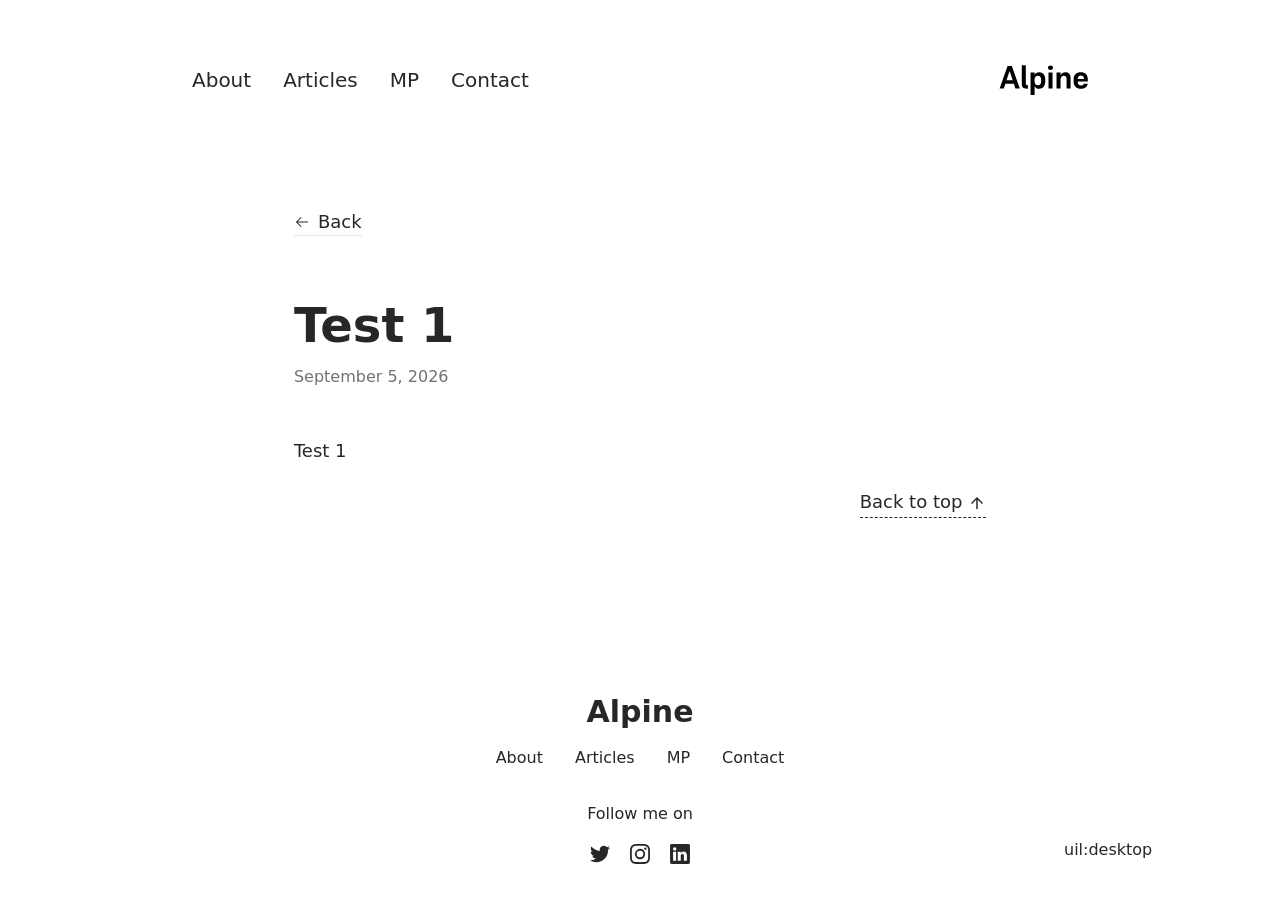
<file: mp/2026-09-05-test-1/index.html>
<!DOCTYPE html><html  lang="en"><head><meta charset="utf-8">
<meta name="viewport" content="width=device-width, initial-scale=1">
<title>Test 1</title>
<link rel="stylesheet" href="/_nuxt/entry.FN4B8y1p.css" crossorigin>
<link rel="stylesheet" href="/_nuxt/DocumentDrivenNotFound.CcgiPiUf.css" crossorigin>
<link rel="stylesheet" href="/_nuxt/article.DNJYfHPG.css" crossorigin>
<link rel="stylesheet" href="/_nuxt/ProseA.CKYwg7Vi.css" crossorigin>
<link rel="stylesheet" href="/_nuxt/ProseP.DdzcLK6V.css" crossorigin>
<link rel="preload" as="fetch" crossorigin="anonymous" href="/mp/2026-09-05-test-1/_payload.json?_b=267792a1-df66-4952-b792-bdc9a00469fd">
<link rel="modulepreload" as="script" crossorigin href="/_nuxt/CjiepnJO.js">
<link rel="modulepreload" as="script" crossorigin href="/_nuxt/BJVPfCN9.js">
<link rel="modulepreload" as="script" crossorigin href="/_nuxt/CTB3kH4F.js">
<link rel="modulepreload" as="script" crossorigin href="/_nuxt/B2JDE1Kw.js">
<link rel="modulepreload" as="script" crossorigin href="/_nuxt/BBem1-0-.js">
<link rel="modulepreload" as="script" crossorigin href="/_nuxt/Dwys9pnB.js">
<link rel="modulepreload" as="script" crossorigin href="/_nuxt/DO-USROL.js">
<link rel="modulepreload" as="script" crossorigin href="/_nuxt/Bn_t-if4.js">
<link rel="modulepreload" as="script" crossorigin href="/_nuxt/CLux9Sl9.js">
<link rel="modulepreload" as="script" crossorigin href="/_nuxt/BcWussCh.js">
<link rel="modulepreload" as="script" crossorigin href="/_nuxt/Dhbw4Ysz.js">
<link rel="modulepreload" as="script" crossorigin href="/_nuxt/DL3OIrUy.js">
<script type="module" src="/_nuxt/CjiepnJO.js" crossorigin></script>
<link rel="prefetch" as="script" crossorigin href="/_nuxt/6X8-HWhb.js">
<link rel="prefetch" as="script" crossorigin href="/_nuxt/CC1Ip9_s.js">
<link rel="prefetch" as="script" crossorigin href="/_nuxt/Bgpfb5lP.js">
<link rel="prefetch" as="style" crossorigin href="/_nuxt/useStudio.C7emnOp-.css">
<link rel="prefetch" as="script" crossorigin href="/_nuxt/C_jKrZwB.js">
<link rel="prefetch" as="script" crossorigin href="/_nuxt/DMW3Jn-V.js">
<link rel="prefetch" as="style" crossorigin href="/_nuxt/error-404.CgUV78VA.css">
<link rel="prefetch" as="script" crossorigin href="/_nuxt/Bawy-9TX.js">
<link rel="prefetch" as="style" crossorigin href="/_nuxt/error-500.ClOsYwhK.css">
<link rel="prefetch" as="script" crossorigin href="/_nuxt/BtIlvOh7.js">
<meta name="twitter:card" content="summary_large_image">
<meta property="og:title" content="Test 1">
<meta name="description" content="Test 1">
<meta property="og:description" content="Test 1">
<meta property="og:image" content="/social-card-preview.png">
<meta property="og:image:width" content="400">
<meta property="og:image:height" content="300">
<meta property="og:image:alt" content="An image showcasing my project."><style id="pinceau-runtime-hydratable">@media{.phy[--]{--puid:zwyBw4-v;}.pv-f5dkbk{max-width:var(--elements-container-maxWidth);padding-left:var(--elements-container-padding-mobile);padding-right:var(--elements-container-padding-mobile);}@media (min-width: 475px){.pv-f5dkbk{padding-left:var(--elements-container-padding-xs);padding-right:var(--elements-container-padding-xs);}}@media (min-width: 640px){.pv-f5dkbk{padding-left:var(--elements-container-padding-sm);padding-right:var(--elements-container-padding-sm);}}@media (min-width: 768px){.pv-f5dkbk{padding-left:var(--elements-container-padding-md);padding-right:var(--elements-container-padding-md);}}} </style><style id="pinceau-theme">@media { :root {--pinceau-mq: initial; --alpine-readableLine: 68ch;--alpine-backdrop-backgroundColor: #f4f4f5b3;--prose-code-inline-padding: 0.2rem 0.375rem 0.2rem 0.375rem;--prose-code-block-backdropFilter: contrast(1);--prose-code-block-border-style: solid;--prose-code-block-border-width: 1px;--prose-tbody-tr-borderBottom-style: dashed;--prose-tbody-tr-borderBottom-width: 1px;--prose-th-textAlign: inherit;--prose-thead-borderBottom-style: solid;--prose-thead-borderBottom-width: 1px;--prose-thead-border-style: solid;--prose-thead-border-width: 0px;--prose-table-textAlign: start;--prose-hr-width: 1px;--prose-hr-style: solid;--prose-li-listStylePosition: outside;--prose-ol-li-markerColor: currentColor;--prose-ol-paddingInlineStart: 21px;--prose-ol-listStyleType: decimal;--prose-ul-li-markerColor: currentColor;--prose-ul-paddingInlineStart: 21px;--prose-ul-listStyleType: disc;--prose-blockquote-border-style: solid;--prose-blockquote-border-width: 4px;--prose-blockquote-quotes: '201C' '201D' '2018' '2019';--prose-blockquote-paddingInlineStart: 24px;--prose-a-code-color-hover: currentColor;--prose-a-code-color-static: currentColor;--prose-a-hasCode-borderBottom: none;--prose-a-border-distance: 2px;--prose-a-border-color-hover: currentColor;--prose-a-border-color-static: currentColor;--prose-a-border-style-hover: solid;--prose-a-border-style-static: dashed;--prose-a-border-width: 1px;--prose-a-color-static: inherit;--prose-a-textDecoration: none;--prose-h6-margin: 3rem 0 2rem;--prose-h5-margin: 3rem 0 2rem;--prose-h4-margin: 3rem 0 2rem;--prose-h3-margin: 3rem 0 2rem;--prose-h2-margin: 3rem 0 2rem;--prose-h1-margin: 0 0 2rem;--prose-p-fontSize: 18px;--typography-lead-loose: 2;--typography-lead-relaxed: 1.625;--typography-lead-normal: 1.5;--typography-lead-snug: 1.375;--typography-lead-tight: 1.25;--typography-lead-none: 1;--typography-lead-10: 2.5rem;--typography-lead-9: 2.25rem;--typography-lead-8: 2rem;--typography-lead-7: 1.75rem;--typography-lead-6: 1.5rem;--typography-lead-5: 1.25rem;--typography-lead-4: 1rem;--typography-lead-3: .75rem;--typography-lead-2: .5rem;--typography-lead-1: .025rem;--typography-fontWeight-black: 900;--typography-fontWeight-extrabold: 800;--typography-fontWeight-bold: 700;--typography-fontWeight-semibold: 600;--typography-fontWeight-medium: 500;--typography-fontWeight-normal: 400;--typography-fontWeight-light: 300;--typography-fontWeight-extralight: 200;--typography-fontWeight-thin: 100;--typography-fontSize-9xl: 128px;--typography-fontSize-8xl: 96px;--typography-fontSize-7xl: 72px;--typography-fontSize-6xl: 60px;--typography-fontSize-5xl: 48px;--typography-fontSize-4xl: 36px;--typography-fontSize-3xl: 30px;--typography-fontSize-2xl: 24px;--typography-fontSize-xl: 20px;--typography-fontSize-lg: 18px;--typography-fontSize-base: 16px;--typography-fontSize-sm: 14px;--typography-fontSize-xs: 12px;--typography-letterSpacing-wide: 0.025em;--typography-letterSpacing-tight: -0.025em;--typography-verticalMargin-base: 24px;--typography-verticalMargin-sm: 16px;--elements-border-secondary-hover: [object Object];--elements-backdrop-background: #fffc;--elements-backdrop-filter: saturate(200%) blur(20px);--elements-container-maxWidth: 64rem;--lead-loose: 2;--lead-relaxed: 1.625;--lead-normal: 1.5;--lead-snug: 1.375;--lead-tight: 1.25;--lead-none: 1;--lead-10: 2.5rem;--lead-9: 2.25rem;--lead-8: 2rem;--lead-7: 1.75rem;--lead-6: 1.5rem;--lead-5: 1.25rem;--lead-4: 1rem;--lead-3: .75rem;--lead-2: .5rem;--lead-1: .025rem;--letterSpacing-widest: 0.1em;--letterSpacing-wider: 0.05em;--letterSpacing-wide: 0.025em;--letterSpacing-normal: 0em;--letterSpacing-tight: -0.025em;--letterSpacing-tighter: -0.05em;--fontSize-9xl: 8rem;--fontSize-8xl: 6rem;--fontSize-7xl: 4.5rem;--fontSize-6xl: 3.75rem;--fontSize-5xl: 3rem;--fontSize-4xl: 2.25rem;--fontSize-3xl: 1.875rem;--fontSize-2xl: 1.5rem;--fontSize-xl: 1.25rem;--fontSize-lg: 1.125rem;--fontSize-base: 1rem;--fontSize-sm: 0.875rem;--fontSize-xs: 0.75rem;--fontWeight-black: 900;--fontWeight-extrabold: 800;--fontWeight-bold: 700;--fontWeight-semibold: 600;--fontWeight-medium: 500;--fontWeight-normal: 400;--fontWeight-light: 300;--fontWeight-extralight: 200;--fontWeight-thin: 100;--font-mono: ui-monospace, SFMono-Regular, Menlo, Monaco, Consolas, Liberation Mono, Courier New, monospace;--font-serif: ui-serif, Georgia, Cambria, Times New Roman, Times, serif;--font-sans: ui-sans-serif, system-ui, -apple-system, BlinkMacSystemFont, Segoe UI, Roboto, Helvetica Neue, Arial, Noto Sans, sans-serif, Apple Color Emoji, Segoe UI Emoji, Segoe UI Symbol, Noto Color Emoji;--opacity-total: 1;--opacity-high: 0.8;--opacity-medium: 0.5;--opacity-soft: 0.3;--opacity-light: 0.15;--opacity-bright: 0.1;--opacity-noOpacity: 0;--borderWidth-lg: 3px;--borderWidth-md: 2px;--borderWidth-sm: 1px;--borderWidth-noBorder: 0;--space-rem-875: 0.875rem;--space-rem-625: 0.625rem;--space-rem-375: 0.375rem;--space-rem-125: 0.125rem;--space-px: 1px;--space-128: 32rem;--space-96: 24rem;--space-80: 20rem;--space-72: 18rem;--space-64: 16rem;--space-60: 15rem;--space-56: 14rem;--space-52: 13rem;--space-48: 12rem;--space-44: 11rem;--space-40: 10rem;--space-36: 9rem;--space-32: 8rem;--space-28: 7rem;--space-24: 6rem;--space-20: 5rem;--space-16: 4rem;--space-14: 3.5rem;--space-12: 3rem;--space-11: 2.75rem;--space-10: 2.5rem;--space-9: 2.25rem;--space-8: 2rem;--space-7: 1.75rem;--space-6: 1.5rem;--space-5: 1.25rem;--space-4: 1rem;--space-3: 0.75rem;--space-2: 0.5rem;--space-1: 0.25rem;--space-0: 0px;--size-full: 100%;--size-7xl: 80rem;--size-6xl: 72rem;--size-5xl: 64rem;--size-4xl: 56rem;--size-3xl: 48rem;--size-2xl: 42rem;--size-xl: 36rem;--size-lg: 32rem;--size-md: 28rem;--size-sm: 24rem;--size-xs: 20rem;--size-200: 200px;--size-104: 104px;--size-80: 80px;--size-64: 64px;--size-56: 56px;--size-48: 48px;--size-40: 40px;--size-32: 32px;--size-24: 24px;--size-20: 20px;--size-16: 16px;--size-12: 12px;--size-8: 8px;--size-6: 6px;--size-4: 4px;--size-2: 2px;--size-0: 0px;--radii-full: 9999px;--radii-3xl: 1.75rem;--radii-2xl: 1.5rem;--radii-xl: 1rem;--radii-lg: 0.75rem;--radii-md: 0.5rem;--radii-sm: 0.375rem;--radii-xs: 0.25rem;--radii-2xs: 0.125rem;--radii-none: 0px;--shadow-none: 0px 0px 0px 0px transparent;--shadow-lg: 0px 10px 15px -3px #000000, 0px 4px 6px -4px #000000;--shadow-md: 0px 4px 6px -1px #000000, 0px 2px 4px -2px #000000;--shadow-sm: 0px 1px 3px 0px #000000, 0px 1px 2px -1px #000000;--shadow-xs: 0px 1px 2px 0px #000000;--height-screen: 100vh;--width-screen: 100vw;--color-primary-900: #002e38;--color-primary-800: #005c70;--color-primary-700: #008aa9;--color-primary-600: #00b9e1;--color-primary-500: #1ad6ff;--color-primary-400: #40ddff;--color-primary-300: #66e4ff;--color-primary-200: #8deaff;--color-primary-100: #b3f1ff;--color-primary-50: #d9f8ff;--color-ruby-900: #380011;--color-ruby-800: #700021;--color-ruby-700: #a90032;--color-ruby-600: #e10043;--color-ruby-500: #ff1a5e;--color-ruby-400: #ff4079;--color-ruby-300: #ff6694;--color-ruby-200: #ff8dae;--color-ruby-100: #ffb3c9;--color-ruby-50: #ffd9e4;--color-pink-900: #380025;--color-pink-800: #70004b;--color-pink-700: #a90070;--color-pink-600: #e10095;--color-pink-500: #ff1ab2;--color-pink-400: #ff40bf;--color-pink-300: #ff66cc;--color-pink-200: #ff8dd8;--color-pink-100: #ffb3e5;--color-pink-50: #ffd9f2;--color-purple-900: #190038;--color-purple-800: #330070;--color-purple-700: #4c00a9;--color-purple-600: #6500e1;--color-purple-500: #811aff;--color-purple-400: #9640ff;--color-purple-300: #ab66ff;--color-purple-200: #c08dff;--color-purple-100: #d5b3ff;--color-purple-50: #ead9ff;--color-royalblue-900: #0b0531;--color-royalblue-800: #160a62;--color-royalblue-700: #211093;--color-royalblue-600: #2c15c4;--color-royalblue-500: #4127e8;--color-royalblue-400: #614bec;--color-royalblue-300: #806ff0;--color-royalblue-200: #a093f3;--color-royalblue-100: #c0b7f7;--color-royalblue-50: #dfdbfb;--color-indigoblue-900: #001238;--color-indigoblue-800: #002370;--color-indigoblue-700: #0035a9;--color-indigoblue-600: #0047e1;--color-indigoblue-500: #1a62ff;--color-indigoblue-400: #407cff;--color-indigoblue-300: #6696ff;--color-indigoblue-200: #8db0ff;--color-indigoblue-100: #b3cbff;--color-indigoblue-50: #d9e5ff;--color-blue-900: #002438;--color-blue-800: #004870;--color-blue-700: #006ca9;--color-blue-600: #0090e1;--color-blue-500: #1aadff;--color-blue-400: #40bbff;--color-blue-300: #66c8ff;--color-blue-200: #8dd6ff;--color-blue-100: #b3e4ff;--color-blue-50: #d9f1ff;--color-lightblue-900: #002e38;--color-lightblue-800: #005c70;--color-lightblue-700: #008aa9;--color-lightblue-600: #00b9e1;--color-lightblue-500: #1ad6ff;--color-lightblue-400: #40ddff;--color-lightblue-300: #66e4ff;--color-lightblue-200: #8deaff;--color-lightblue-100: #b3f1ff;--color-lightblue-50: #d9f8ff;--color-teal-900: #062a28;--color-teal-800: #0b544f;--color-teal-700: #117d77;--color-teal-600: #16a79e;--color-teal-500: #1cd1c6;--color-teal-400: #36e4da;--color-teal-300: #5fe9e1;--color-teal-200: #87efe9;--color-teal-100: #aff4f0;--color-teal-50: #d7faf8;--color-pear-900: #2a2b09;--color-pear-800: #545512;--color-pear-700: #7e801b;--color-pear-600: #a8aa24;--color-pear-500: #d0d32f;--color-pear-400: #d8da52;--color-pear-300: #e0e274;--color-pear-200: #e8e997;--color-pear-100: #eff0ba;--color-pear-50: #f7f8dc;--color-red-900: #380300;--color-red-800: #700700;--color-red-700: #a90a00;--color-red-600: #e10e00;--color-red-500: #ff281a;--color-red-400: #ff4c40;--color-red-300: #ff7066;--color-red-200: #ff948d;--color-red-100: #ffb7b3;--color-red-50: #ffdbd9;--color-orange-900: #381800;--color-orange-800: #702f00;--color-orange-700: #a94700;--color-orange-600: #e15e00;--color-orange-500: #ff7a1a;--color-orange-400: #ff9040;--color-orange-300: #ffa666;--color-orange-200: #ffbd8d;--color-orange-100: #ffd3b3;--color-orange-50: #ffe9d9;--color-yellow-900: #362b03;--color-yellow-800: #6d5605;--color-yellow-700: #a38108;--color-yellow-600: #daac0a;--color-yellow-500: #f5c828;--color-yellow-400: #f7d14c;--color-yellow-300: #f8da70;--color-yellow-200: #fae393;--color-yellow-100: #fcedb7;--color-yellow-50: #fdf6db;--color-green-900: #003f25;--color-green-800: #005e38;--color-green-700: #007e4a;--color-green-600: #009d5d;--color-green-500: #00bd6f;--color-green-400: #00dc82;--color-green-300: #30ffaa;--color-green-200: #83ffcc;--color-green-100: #acffdd;--color-green-50: #d6ffee;--color-gray-900: #18181B;--color-gray-800: #27272A;--color-gray-700: #3f3f46;--color-gray-600: #52525B;--color-gray-500: #71717A;--color-gray-400: #a1a1aa;--color-gray-300: #D4d4d8;--color-gray-200: #e4e4e7;--color-gray-100: #f4f4f5;--color-gray-50: #fafafa;--color-black: #0c0c0d;--color-white: #FFFFFF;--media-portrait: only screen and (orientation: portrait);--media-landscape: only screen and (orientation: landscape);--media-rm: (prefers-reduced-motion: reduce);--media-2xl: (min-width: 1536px);--media-xl: (min-width: 1280px);--media-lg: (min-width: 1024px);--media-md: (min-width: 768px);--media-sm: (min-width: 640px);--media-xs: (min-width: 475px);--alpine-body-color: var(--color-gray-800);--alpine-body-backgroundColor: var(--color-white);--prose-code-inline-fontWeight: var(--typography-fontWeight-normal);--prose-code-inline-fontSize: var(--typography-fontSize-sm);--prose-code-inline-borderRadius: var(--radii-xs);--prose-code-block-pre-padding: var(--typography-verticalMargin-sm);--prose-code-block-margin: var(--typography-verticalMargin-base) 0;--prose-code-block-fontSize: var(--typography-fontSize-sm);--prose-tbody-code-inline-fontSize: var(--typography-fontSize-sm);--prose-tbody-td-padding: var(--typography-verticalMargin-sm);--prose-th-fontWeight: var(--typography-fontWeight-semibold);--prose-th-padding: 0 var(--typography-verticalMargin-sm) var(--typography-verticalMargin-sm) var(--typography-verticalMargin-sm);--prose-table-lineHeight: var(--typography-lead-6);--prose-table-fontSize: var(--typography-fontSize-sm);--prose-table-margin: var(--typography-verticalMargin-base) 0;--prose-hr-margin: var(--typography-verticalMargin-base) 0;--prose-li-margin: var(--typography-verticalMargin-sm) 0;--prose-ol-margin: var(--typography-verticalMargin-base) 0;--prose-ul-margin: var(--typography-verticalMargin-base) 0;--prose-blockquote-margin: var(--typography-verticalMargin-base) 0;--prose-a-code-border-style: var(--prose-a-border-style-static);--prose-a-code-border-width: var(--prose-a-border-width);--prose-a-fontWeight: var(--typography-fontWeight-medium);--prose-img-margin: var(--typography-verticalMargin-base) 0;--prose-strong-fontWeight: var(--typography-fontWeight-semibold);--prose-h6-iconSize: var(--typography-fontSize-base);--prose-h6-fontWeight: var(--typography-fontWeight-semibold);--prose-h6-lineHeight: var(--typography-lead-normal);--prose-h6-fontSize: var(--typography-fontSize-lg);--prose-h5-iconSize: var(--typography-fontSize-lg);--prose-h5-fontWeight: var(--typography-fontWeight-semibold);--prose-h5-lineHeight: var(--typography-lead-snug);--prose-h5-fontSize: var(--typography-fontSize-xl);--prose-h4-iconSize: var(--typography-fontSize-lg);--prose-h4-letterSpacing: var(--typography-letterSpacing-tight);--prose-h4-fontWeight: var(--typography-fontWeight-semibold);--prose-h4-lineHeight: var(--typography-lead-snug);--prose-h4-fontSize: var(--typography-fontSize-2xl);--prose-h3-iconSize: var(--typography-fontSize-xl);--prose-h3-letterSpacing: var(--typography-letterSpacing-tight);--prose-h3-fontWeight: var(--typography-fontWeight-semibold);--prose-h3-lineHeight: var(--typography-lead-snug);--prose-h3-fontSize: var(--typography-fontSize-3xl);--prose-h2-iconSize: var(--typography-fontSize-2xl);--prose-h2-letterSpacing: var(--typography-letterSpacing-tight);--prose-h2-fontWeight: var(--typography-fontWeight-semibold);--prose-h2-lineHeight: var(--typography-lead-tight);--prose-h2-fontSize: var(--typography-fontSize-4xl);--prose-h1-iconSize: var(--typography-fontSize-3xl);--prose-h1-letterSpacing: var(--typography-letterSpacing-tight);--prose-h1-fontWeight: var(--typography-fontWeight-bold);--prose-h1-lineHeight: var(--typography-lead-tight);--prose-h1-fontSize: var(--typography-fontSize-5xl);--prose-p-br-margin: var(--typography-verticalMargin-base) 0 0 0;--prose-p-margin: var(--typography-verticalMargin-base) 0;--prose-p-lineHeight: var(--typography-lead-normal);--typography-color-primary-900: var(--color-primary-900);--typography-color-primary-800: var(--color-primary-800);--typography-color-primary-700: var(--color-primary-700);--typography-color-primary-600: var(--color-primary-600);--typography-color-primary-500: var(--color-primary-500);--typography-color-primary-400: var(--color-primary-400);--typography-color-primary-300: var(--color-primary-300);--typography-color-primary-200: var(--color-primary-200);--typography-color-primary-100: var(--color-primary-100);--typography-color-primary-50: var(--color-primary-50);--typography-font-code: var(--font-mono);--typography-font-body: var(--font-sans);--typography-font-display: var(--font-sans);--typography-body-backgroundColor: var(--color-white);--typography-body-color: var(--color-black);--elements-state-danger-borderColor-secondary: var(--color-red-200);--elements-state-danger-borderColor-primary: var(--color-red-100);--elements-state-danger-backgroundColor-secondary: var(--color-red-100);--elements-state-danger-backgroundColor-primary: var(--color-red-50);--elements-state-danger-color-secondary: var(--color-red-600);--elements-state-danger-color-primary: var(--color-red-500);--elements-state-warning-borderColor-secondary: var(--color-yellow-200);--elements-state-warning-borderColor-primary: var(--color-yellow-100);--elements-state-warning-backgroundColor-secondary: var(--color-yellow-100);--elements-state-warning-backgroundColor-primary: var(--color-yellow-50);--elements-state-warning-color-secondary: var(--color-yellow-700);--elements-state-warning-color-primary: var(--color-yellow-600);--elements-state-success-borderColor-secondary: var(--color-green-200);--elements-state-success-borderColor-primary: var(--color-green-100);--elements-state-success-backgroundColor-secondary: var(--color-green-100);--elements-state-success-backgroundColor-primary: var(--color-green-50);--elements-state-success-color-secondary: var(--color-green-600);--elements-state-success-color-primary: var(--color-green-500);--elements-state-info-borderColor-secondary: var(--color-blue-200);--elements-state-info-borderColor-primary: var(--color-blue-100);--elements-state-info-backgroundColor-secondary: var(--color-blue-100);--elements-state-info-backgroundColor-primary: var(--color-blue-50);--elements-state-info-color-secondary: var(--color-blue-600);--elements-state-info-color-primary: var(--color-blue-500);--elements-state-primary-borderColor-secondary: var(--color-primary-200);--elements-state-primary-borderColor-primary: var(--color-primary-100);--elements-state-primary-backgroundColor-secondary: var(--color-primary-100);--elements-state-primary-backgroundColor-primary: var(--color-primary-50);--elements-state-primary-color-secondary: var(--color-primary-700);--elements-state-primary-color-primary: var(--color-primary-600);--elements-surface-secondary-backgroundColor: var(--color-gray-200);--elements-surface-primary-backgroundColor: var(--color-gray-100);--elements-surface-background-base: var(--color-gray-100);--elements-border-secondary-static: var(--color-gray-200);--elements-border-primary-hover: var(--color-gray-200);--elements-border-primary-static: var(--color-gray-100);--elements-container-padding-md: var(--space-16);--elements-container-padding-sm: var(--space-12);--elements-container-padding-xs: var(--space-8);--elements-container-padding-mobile: var(--space-6);--elements-text-secondary-color-hover: var(--color-gray-700);--elements-text-secondary-color-static: var(--color-gray-500);--elements-text-primary-color-static: var(--color-gray-900);--text-6xl-lineHeight: var(--lead-none);--text-6xl-fontSize: var(--fontSize-6xl);--text-5xl-lineHeight: var(--lead-none);--text-5xl-fontSize: var(--fontSize-5xl);--text-4xl-lineHeight: var(--lead-10);--text-4xl-fontSize: var(--fontSize-4xl);--text-3xl-lineHeight: var(--lead-9);--text-3xl-fontSize: var(--fontSize-3xl);--text-2xl-lineHeight: var(--lead-8);--text-2xl-fontSize: var(--fontSize-2xl);--text-xl-lineHeight: var(--lead-7);--text-xl-fontSize: var(--fontSize-xl);--text-lg-lineHeight: var(--lead-7);--text-lg-fontSize: var(--fontSize-lg);--text-base-lineHeight: var(--lead-6);--text-base-fontSize: var(--fontSize-base);--text-sm-lineHeight: var(--lead-5);--text-sm-fontSize: var(--fontSize-sm);--text-xs-lineHeight: var(--lead-4);--text-xs-fontSize: var(--fontSize-xs);--shadow-2xl: 0px 25px 50px -12px var(--color-gray-900);--shadow-xl: 0px 20px 25px -5px var(--color-gray-400), 0px 8px 10px -6px #000000;--color-secondary-900: var(--color-gray-900);--color-secondary-800: var(--color-gray-800);--color-secondary-700: var(--color-gray-700);--color-secondary-600: var(--color-gray-600);--color-secondary-500: var(--color-gray-500);--color-secondary-400: var(--color-gray-400);--color-secondary-300: var(--color-gray-300);--color-secondary-200: var(--color-gray-200);--color-secondary-100: var(--color-gray-100);--color-secondary-50: var(--color-gray-50);--prose-a-code-background-hover: var(--typography-color-primary-50);--prose-a-code-border-color-hover: var(--typography-color-primary-500);--prose-a-color-hover: var(--typography-color-primary-500);--typography-color-secondary-900: var(--color-secondary-900);--typography-color-secondary-800: var(--color-secondary-800);--typography-color-secondary-700: var(--color-secondary-700);--typography-color-secondary-600: var(--color-secondary-600);--typography-color-secondary-500: var(--color-secondary-500);--typography-color-secondary-400: var(--color-secondary-400);--typography-color-secondary-300: var(--color-secondary-300);--typography-color-secondary-200: var(--color-secondary-200);--typography-color-secondary-100: var(--color-secondary-100);--typography-color-secondary-50: var(--color-secondary-50);--prose-code-inline-backgroundColor: var(--typography-color-secondary-100);--prose-code-inline-color: var(--typography-color-secondary-700);--prose-code-block-backgroundColor: var(--typography-color-secondary-100);--prose-code-block-color: var(--typography-color-secondary-700);--prose-code-block-border-color: var(--typography-color-secondary-200);--prose-tbody-tr-borderBottom-color: var(--typography-color-secondary-200);--prose-th-color: var(--typography-color-secondary-600);--prose-thead-borderBottom-color: var(--typography-color-secondary-200);--prose-thead-border-color: var(--typography-color-secondary-300);--prose-hr-color: var(--typography-color-secondary-200);--prose-blockquote-border-color: var(--typography-color-secondary-200);--prose-blockquote-color: var(--typography-color-secondary-500);--prose-a-code-border-color-static: var(--typography-color-secondary-400); } }@media { :root.dark {--pinceau-mq: dark; --alpine-backdrop-backgroundColor: #18181bb3;--prose-code-block-backdropFilter: contrast(1);--prose-ol-li-markerColor: currentColor;--prose-ul-li-markerColor: currentColor;--prose-a-code-color-hover: currentColor;--prose-a-code-color-static: currentColor;--prose-a-border-color-hover: currentColor;--prose-a-border-color-static: currentColor;--prose-a-color-static: inherit;--elements-backdrop-background: #0c0d0ccc;--alpine-body-color: var(--color-gray-200);--alpine-body-backgroundColor: var(--color-black);--typography-body-backgroundColor: var(--color-black);--typography-body-color: var(--color-white);--elements-state-danger-borderColor-secondary: var(--color-red-700);--elements-state-danger-borderColor-primary: var(--color-red-800);--elements-state-danger-backgroundColor-secondary: var(--color-red-800);--elements-state-danger-backgroundColor-primary: var(--color-red-900);--elements-state-danger-color-secondary: var(--color-red-200);--elements-state-danger-color-primary: var(--color-red-300);--elements-state-warning-borderColor-secondary: var(--color-yellow-700);--elements-state-warning-borderColor-primary: var(--color-yellow-800);--elements-state-warning-backgroundColor-secondary: var(--color-yellow-800);--elements-state-warning-backgroundColor-primary: var(--color-yellow-900);--elements-state-warning-color-secondary: var(--color-yellow-200);--elements-state-warning-color-primary: var(--color-yellow-400);--elements-state-success-borderColor-secondary: var(--color-green-700);--elements-state-success-borderColor-primary: var(--color-green-800);--elements-state-success-backgroundColor-secondary: var(--color-green-800);--elements-state-success-backgroundColor-primary: var(--color-green-900);--elements-state-success-color-secondary: var(--color-green-200);--elements-state-success-color-primary: var(--color-green-400);--elements-state-info-borderColor-secondary: var(--color-blue-700);--elements-state-info-borderColor-primary: var(--color-blue-800);--elements-state-info-backgroundColor-secondary: var(--color-blue-800);--elements-state-info-backgroundColor-primary: var(--color-blue-900);--elements-state-info-color-secondary: var(--color-blue-200);--elements-state-info-color-primary: var(--color-blue-400);--elements-state-primary-borderColor-secondary: var(--color-primary-700);--elements-state-primary-borderColor-primary: var(--color-primary-800);--elements-state-primary-backgroundColor-secondary: var(--color-primary-800);--elements-state-primary-backgroundColor-primary: var(--color-primary-900);--elements-state-primary-color-secondary: var(--color-primary-200);--elements-state-primary-color-primary: var(--color-primary-400);--elements-surface-secondary-backgroundColor: var(--color-gray-800);--elements-surface-primary-backgroundColor: var(--color-gray-900);--elements-surface-background-base: var(--color-gray-900);--elements-border-secondary-static: var(--color-gray-800);--elements-border-primary-hover: var(--color-gray-800);--elements-border-primary-static: var(--color-gray-900);--elements-text-secondary-color-hover: var(--color-gray-200);--elements-text-secondary-color-static: var(--color-gray-400);--elements-text-primary-color-static: var(--color-gray-50);--prose-a-code-background-hover: var(--typography-color-primary-900);--prose-a-code-border-color-hover: var(--typography-color-primary-600);--prose-a-color-hover: var(--typography-color-primary-400);--prose-code-inline-backgroundColor: var(--typography-color-secondary-800);--prose-code-inline-color: var(--typography-color-secondary-200);--prose-code-block-backgroundColor: var(--typography-color-secondary-900);--prose-code-block-color: var(--typography-color-secondary-200);--prose-code-block-border-color: var(--typography-color-secondary-800);--prose-tbody-tr-borderBottom-color: var(--typography-color-secondary-800);--prose-th-color: var(--typography-color-secondary-400);--prose-thead-borderBottom-color: var(--typography-color-secondary-800);--prose-thead-border-color: var(--typography-color-secondary-600);--prose-hr-color: var(--typography-color-secondary-800);--prose-blockquote-border-color: var(--typography-color-secondary-700);--prose-blockquote-color: var(--typography-color-secondary-400);--prose-a-code-border-color-static: var(--typography-color-secondary-600); } }</style><script>"use strict";const w=window,de=document.documentElement,knownColorSchemes=["dark","light"],preference=window.localStorage.getItem("nuxt-color-mode")||"system";let value=preference==="system"?getColorScheme():preference;const forcedColorMode=de.getAttribute("data-color-mode-forced");forcedColorMode&&(value=forcedColorMode),addColorScheme(value),w["__NUXT_COLOR_MODE__"]={preference,value,getColorScheme,addColorScheme,removeColorScheme};function addColorScheme(e){const o=""+e+"",t="";de.classList?de.classList.add(o):de.className+=" "+o,t&&de.setAttribute("data-"+t,e)}function removeColorScheme(e){const o=""+e+"",t="";de.classList?de.classList.remove(o):de.className=de.className.replace(new RegExp(o,"g"),""),t&&de.removeAttribute("data-"+t)}function prefersColorScheme(e){return w.matchMedia("(prefers-color-scheme"+e+")")}function getColorScheme(){if(w.matchMedia&&prefersColorScheme("").media!=="not all"){for(const e of knownColorSchemes)if(prefersColorScheme(":"+e).matches)return e}return"light"}
</script></head><body><div id="__nuxt"><div class="container pv-f5dkbk pc-zwyBw4 app-layout" data-v-7b318731 data-v-11acfbc0><!--[--><div class="nuxt-progress" style="width:0%;height:3px;opacity:0;background-size:Infinity% auto;" data-v-7b318731></div><header class="right" data-v-7b318731 data-v-13bfb858><div class="menu" data-v-13bfb858><button aria-label="Navigation Menu" data-v-13bfb858><svg width="24" height="24" viewBox="0 0 68 68" fill="currentColor" xmlns="http://www.w3.org/2000/svg" data-v-13bfb858><path d="M8 34C8 32.1362 8 31.2044 8.30448 30.4693C8.71046 29.4892 9.48915 28.7105 10.4693 28.3045C11.2044 28 12.1362 28 14 28C15.8638 28 16.7956 28 17.5307 28.3045C18.5108 28.7105 19.2895 29.4892 19.6955 30.4693C20 31.2044 20 32.1362 20 34C20 35.8638 20 36.7956 19.6955 37.5307C19.2895 38.5108 18.5108 39.2895 17.5307 39.6955C16.7956 40 15.8638 40 14 40C12.1362 40 11.2044 40 10.4693 39.6955C9.48915 39.2895 8.71046 38.5108 8.30448 37.5307C8 36.7956 8 35.8638 8 34Z" data-v-13bfb858></path><path d="M28 34C28 32.1362 28 31.2044 28.3045 30.4693C28.7105 29.4892 29.4892 28.7105 30.4693 28.3045C31.2044 28 32.1362 28 34 28C35.8638 28 36.7956 28 37.5307 28.3045C38.5108 28.7105 39.2895 29.4892 39.6955 30.4693C40 31.2044 40 32.1362 40 34C40 35.8638 40 36.7956 39.6955 37.5307C39.2895 38.5108 38.5108 39.2895 37.5307 39.6955C36.7956 40 35.8638 40 34 40C32.1362 40 31.2044 40 30.4693 39.6955C29.4892 39.2895 28.7105 38.5108 28.3045 37.5307C28 36.7956 28 35.8638 28 34Z" data-v-13bfb858></path><path d="M48 34C48 32.1362 48 31.2044 48.3045 30.4693C48.7105 29.4892 49.4892 28.7105 50.4693 28.3045C51.2044 28 52.1362 28 54 28C55.8638 28 56.7956 28 57.5307 28.3045C58.5108 28.7105 59.2895 29.4892 59.6955 30.4693C60 31.2044 60 32.1362 60 34C60 35.8638 60 36.7956 59.6955 37.5307C59.2895 38.5108 58.5108 39.2895 57.5307 39.6955C56.7956 40 55.8638 40 54 40C52.1362 40 51.2044 40 50.4693 39.6955C49.4892 39.2895 48.7105 38.5108 48.3045 37.5307C48 36.7956 48 35.8638 48 34Z" data-v-13bfb858></path></svg></button></div><div class="overlay" data-v-13bfb858><nav data-v-13bfb858 data-v-2513d3cf><ul data-v-2513d3cf><!--[--><li data-v-2513d3cf><a href="/" class="" data-v-2513d3cf><span class="underline-fx" data-v-2513d3cf></span> About</a></li><li data-v-2513d3cf><a href="/articles" class="" data-v-2513d3cf><span class="underline-fx" data-v-2513d3cf></span> Articles</a></li><li data-v-2513d3cf><a href="/mp" class="" data-v-2513d3cf><span class="underline-fx" data-v-2513d3cf></span> MP</a></li><li data-v-2513d3cf><a href="/contact" class="" data-v-2513d3cf><span class="underline-fx" data-v-2513d3cf></span> Contact</a></li><!--]--></ul></nav></div><div class="logo" data-v-13bfb858><a href="/" class="" data-v-13bfb858><img src="/logo-dark.svg" class="dark-img" alt="alpine" width="89" height="31" data-v-13bfb858><img src="/logo.svg" class="light-img" alt="alpine" width="89" height="31" data-v-13bfb858></a></div><div class="main-nav" data-v-13bfb858><nav data-v-13bfb858 data-v-2513d3cf><ul data-v-2513d3cf><!--[--><li data-v-2513d3cf><a href="/" class="" data-v-2513d3cf><span class="underline-fx" data-v-2513d3cf></span> About</a></li><li data-v-2513d3cf><a href="/articles" class="" data-v-2513d3cf><span class="underline-fx" data-v-2513d3cf></span> Articles</a></li><li data-v-2513d3cf><a href="/mp" class="" data-v-2513d3cf><span class="underline-fx" data-v-2513d3cf></span> MP</a></li><li data-v-2513d3cf><a href="/contact" class="" data-v-2513d3cf><span class="underline-fx" data-v-2513d3cf></span> Contact</a></li><!--]--></ul></nav></div></header><!--[--><div class="document-driven-page"><article data-v-f248f507><a href="/mp" class="back" data-v-f248f507><svg xmlns="http://www.w3.org/2000/svg" xmlns:xlink="http://www.w3.org/1999/xlink" aria-hidden="true" role="img" class="icon" data-v-f248f507 style="" width="1em" height="1em" viewBox="0 0 256 256" data-v-6cc61734><path fill="currentColor" d="M224 128a8 8 0 0 1-8 8H59.31l58.35 58.34a8 8 0 0 1-11.32 11.32l-72-72a8 8 0 0 1 0-11.32l72-72a8 8 0 0 1 11.32 11.32L59.31 120H216a8 8 0 0 1 8 8"/></svg><span data-v-f248f507> Back </span></a><header data-v-f248f507><h1 class="title" data-v-f248f507>Test 1</h1><time datetime="2026-09-05T10:14:55+00:00" data-v-f248f507>September 5, 2026</time></header><div class="prose" data-v-f248f507><!--[--><div><p data-v-72fcb4ea><!--[-->Test 1<!--]--></p></div><!--]--><div class="back-to-top" data-v-f248f507><a data-v-f248f507 data-v-ab0dad35><!--[-->Back to top <svg xmlns="http://www.w3.org/2000/svg" xmlns:xlink="http://www.w3.org/1999/xlink" aria-hidden="true" role="img" class="icon" data-v-f248f507 style="" width="1em" height="1em" viewBox="0 0 24 24" data-v-6cc61734><path fill="currentColor" d="M11 20V7.825l-5.6 5.6L4 12l8-8l8 8l-1.4 1.425l-5.6-5.6V20z"/></svg><!--]--></a></div></div></article></div><!--]--><footer class="center" data-v-7b318731 data-v-5bf77600><a href="https://www.github.com/nuxt-themes/alpine" rel="noopener noreferrer" class="credits" data-v-5bf77600>Alpine</a><div class="navigation" data-v-5bf77600><nav data-v-5bf77600 data-v-2513d3cf><ul data-v-2513d3cf><!--[--><li data-v-2513d3cf><a href="/" class="" data-v-2513d3cf><span class="underline-fx" data-v-2513d3cf></span> About</a></li><li data-v-2513d3cf><a href="/articles" class="" data-v-2513d3cf><span class="underline-fx" data-v-2513d3cf></span> Articles</a></li><li data-v-2513d3cf><a href="/mp" class="" data-v-2513d3cf><span class="underline-fx" data-v-2513d3cf></span> MP</a></li><li data-v-2513d3cf><a href="/contact" class="" data-v-2513d3cf><span class="underline-fx" data-v-2513d3cf></span> Contact</a></li><!--]--></ul></nav></div><p class="message" data-v-5bf77600>Follow me on</p><div class="icons" data-v-5bf77600><div class="social" data-v-5bf77600><!--[--><a href="https://twitter.com/nuxtlabs" rel="noopener noreferrer" target="_blank" title="nuxtlabs" aria-label="nuxtlabs" data-v-578e6ab7><svg xmlns="http://www.w3.org/2000/svg" xmlns:xlink="http://www.w3.org/1999/xlink" aria-hidden="true" role="img" class="icon" data-v-578e6ab7 style="" width="1em" height="1em" viewBox="0 0 24 24" data-v-6cc61734><path fill="currentColor" d="M22 5.8a8.5 8.5 0 0 1-2.36.64a4.13 4.13 0 0 0 1.81-2.27a8.2 8.2 0 0 1-2.61 1a4.1 4.1 0 0 0-7 3.74a11.64 11.64 0 0 1-8.45-4.29a4.16 4.16 0 0 0-.55 2.07a4.09 4.09 0 0 0 1.82 3.41a4.05 4.05 0 0 1-1.86-.51v.05a4.1 4.1 0 0 0 3.3 4a4 4 0 0 1-1.1.17a5 5 0 0 1-.77-.07a4.11 4.11 0 0 0 3.83 2.84A8.22 8.22 0 0 1 3 18.34a8 8 0 0 1-1-.06a11.57 11.57 0 0 0 6.29 1.85A11.59 11.59 0 0 0 20 8.45v-.53a8.4 8.4 0 0 0 2-2.12"/></svg></a><a href="https://instagram.com/atinuxt" rel="noopener noreferrer" target="_blank" title="atinuxt" aria-label="atinuxt" data-v-578e6ab7><svg xmlns="http://www.w3.org/2000/svg" xmlns:xlink="http://www.w3.org/1999/xlink" aria-hidden="true" role="img" class="icon" data-v-578e6ab7 style="" width="1em" height="1em" viewBox="0 0 24 24" data-v-6cc61734><path fill="currentColor" d="M17.34 5.46a1.2 1.2 0 1 0 1.2 1.2a1.2 1.2 0 0 0-1.2-1.2m4.6 2.42a7.6 7.6 0 0 0-.46-2.43a4.9 4.9 0 0 0-1.16-1.77a4.7 4.7 0 0 0-1.77-1.15a7.3 7.3 0 0 0-2.43-.47C15.06 2 14.72 2 12 2s-3.06 0-4.12.06a7.3 7.3 0 0 0-2.43.47a4.8 4.8 0 0 0-1.77 1.15a4.7 4.7 0 0 0-1.15 1.77a7.3 7.3 0 0 0-.47 2.43C2 8.94 2 9.28 2 12s0 3.06.06 4.12a7.3 7.3 0 0 0 .47 2.43a4.7 4.7 0 0 0 1.15 1.77a4.8 4.8 0 0 0 1.77 1.15a7.3 7.3 0 0 0 2.43.47C8.94 22 9.28 22 12 22s3.06 0 4.12-.06a7.3 7.3 0 0 0 2.43-.47a4.7 4.7 0 0 0 1.77-1.15a4.85 4.85 0 0 0 1.16-1.77a7.6 7.6 0 0 0 .46-2.43c0-1.06.06-1.4.06-4.12s0-3.06-.06-4.12M20.14 16a5.6 5.6 0 0 1-.34 1.86a3.06 3.06 0 0 1-.75 1.15a3.2 3.2 0 0 1-1.15.75a5.6 5.6 0 0 1-1.86.34c-1 .05-1.37.06-4 .06s-3 0-4-.06a5.7 5.7 0 0 1-1.94-.3a3.3 3.3 0 0 1-1.1-.75a3 3 0 0 1-.74-1.15a5.5 5.5 0 0 1-.4-1.9c0-1-.06-1.37-.06-4s0-3 .06-4a5.5 5.5 0 0 1 .35-1.9A3 3 0 0 1 5 5a3.1 3.1 0 0 1 1.1-.8A5.7 5.7 0 0 1 8 3.86c1 0 1.37-.06 4-.06s3 0 4 .06a5.6 5.6 0 0 1 1.86.34a3.06 3.06 0 0 1 1.19.8a3.1 3.1 0 0 1 .75 1.1a5.6 5.6 0 0 1 .34 1.9c.05 1 .06 1.37.06 4s-.01 3-.06 4M12 6.87A5.13 5.13 0 1 0 17.14 12A5.12 5.12 0 0 0 12 6.87m0 8.46A3.33 3.33 0 1 1 15.33 12A3.33 3.33 0 0 1 12 15.33"/></svg></a><a href="https://www.linkedin.com/company/nuxtlabs" rel="noopener noreferrer" target="_blank" title="LinkedIn" aria-label="LinkedIn" data-v-578e6ab7><svg xmlns="http://www.w3.org/2000/svg" xmlns:xlink="http://www.w3.org/1999/xlink" aria-hidden="true" role="img" class="icon" data-v-578e6ab7 style="" width="1em" height="1em" viewBox="0 0 24 24" data-v-6cc61734><path fill="currentColor" d="M20.47 2H3.53a1.45 1.45 0 0 0-1.47 1.43v17.14A1.45 1.45 0 0 0 3.53 22h16.94a1.45 1.45 0 0 0 1.47-1.43V3.43A1.45 1.45 0 0 0 20.47 2M8.09 18.74h-3v-9h3ZM6.59 8.48a1.56 1.56 0 1 1 0-3.12a1.57 1.57 0 1 1 0 3.12m12.32 10.26h-3v-4.83c0-1.21-.43-2-1.52-2A1.65 1.65 0 0 0 12.85 13a2 2 0 0 0-.1.73v5h-3v-9h3V11a3 3 0 0 1 2.71-1.5c2 0 3.45 1.29 3.45 4.06Z"/></svg></a><!--]--></div><div class="color-mode-switch" data-v-5bf77600><button aria-label="Color Mode" data-v-5bf77600 data-v-03fe0229><span data-v-03fe0229></span></button></div></div></footer><!--]--></div></div><div id="teleports"></div><script>window.__NUXT__={};window.__NUXT__.config={public:{FORMSPREE_URL:"",plausible:{hashMode:false,trackLocalhost:false,domain:"",apiHost:"https://plausible.io",autoPageviews:true,autoOutboundTracking:false},studio:{apiURL:"https://api.nuxt.studio"},mdc:{components:{prose:true,map:{p:"prose-p",a:"prose-a",blockquote:"prose-blockquote","code-inline":"prose-code-inline",code:"ProseCodeInline",em:"prose-em",h1:"prose-h1",h2:"prose-h2",h3:"prose-h3",h4:"prose-h4",h5:"prose-h5",h6:"prose-h6",hr:"prose-hr",img:"prose-img",ul:"prose-ul",ol:"prose-ol",li:"prose-li",strong:"prose-strong",table:"prose-table",thead:"prose-thead",tbody:"prose-tbody",td:"prose-td",th:"prose-th",tr:"prose-tr"}},headings:{anchorLinks:{h1:false,h2:true,h3:true,h4:true,h5:false,h6:false}}},content:{locales:[],defaultLocale:"",integrity:1788619555130,experimental:{stripQueryParameters:false,advanceQuery:false,clientDB:false},respectPathCase:false,api:{baseURL:"/api/_content"},navigation:{fields:["navTitle","layout"]},tags:{p:"prose-p",a:"prose-a",blockquote:"prose-blockquote","code-inline":"prose-code-inline",code:"ProseCodeInline",em:"prose-em",h1:"prose-h1",h2:"prose-h2",h3:"prose-h3",h4:"prose-h4",h5:"prose-h5",h6:"prose-h6",hr:"prose-hr",img:"prose-img",ul:"prose-ul",ol:"prose-ol",li:"prose-li",strong:"prose-strong",table:"prose-table",thead:"prose-thead",tbody:"prose-tbody",td:"prose-td",th:"prose-th",tr:"prose-tr"},highlight:{theme:{default:"github-light",dark:"github-dark"},preload:["json","js","ts","html","css","vue","diff","shell","markdown","yaml","bash","ini","c","cpp"]},wsUrl:"",documentDriven:{page:true,navigation:true,surround:true,globals:{},layoutFallbacks:["theme"],injectPage:true},host:"",trailingSlash:false,search:"",contentHead:true,anchorLinks:{depth:4,exclude:[1]}}},app:{baseURL:"/",buildId:"267792a1-df66-4952-b792-bdc9a00469fd",buildAssetsDir:"/_nuxt/",cdnURL:""}}</script>
<script type="application/json" data-nuxt-data="nuxt-app" data-ssr="true" id="__NUXT_DATA__" data-src="/mp/2026-09-05-test-1/_payload.json?_b=267792a1-df66-4952-b792-bdc9a00469fd">[{"state":1,"once":101,"_errors":102,"serverRendered":59,"path":7,"prerenderedAt":104},["Reactive",2],{"$sdd-pages":3,"$sdd-surrounds":41,"$sdd-globals":55,"$scolor-mode":57,"$sdd-navigation":60,"$sicons":87},["ShallowRef",4],["ShallowReactive",5],{"\u002Fmp\u002F2026-09-05-test-1":6},{"_path":7,"_dir":8,"_draft":9,"_partial":9,"_locale":10,"title":11,"description":11,"head":12,"layout":13,"date":14,"tags":15,"categories":17,"issue_number":18,"draft":9,"author":19,"body":23,"_type":36,"_id":37,"_source":38,"_file":39,"_extension":40},"\u002Fmp\u002F2026-09-05-test-1","mp",false,"","Test 1",{"title":11},"article","2026-09-05T10:14:55+00:00",[16],"bug","MP",1,{"name":20,"link":21,"avatarUrl":22},"shenjuexiao","https:\u002F\u002Fgithub.com\u002Fshenjuexiao","https:\u002F\u002Favatars.githubusercontent.com\u002Fu\u002F60324485?v=4",{"type":24,"children":25,"toc":33},"root",[26],{"type":27,"tag":28,"props":29,"children":30},"element","p",{},[31],{"type":32,"value":11},"text",{"title":10,"searchDepth":34,"depth":34,"links":35},2,[],"markdown","content:mp:2026-09-05-Test-1.md","content","mp\u002F2026-09-05-Test-1.md","md",["ShallowRef",42],["ShallowReactive",43],{"\u002Fmp\u002F2026-09-05-test-1":44},[45,54],{"_path":46,"_dir":47,"_draft":9,"_partial":9,"_locale":10,"title":48,"description":49,"cover":50,"date":51,"layout":13,"_type":36,"_id":52,"_source":38,"_file":53,"_extension":40},"\u002Farticles\u002Fdesign-tokens","articles","Customize Alpine","Leverage the tokens.config.ts to give your identity to Alpine.","\u002Farticles\u002Fdesign-tokens.webp","2022-08-23T00:00:00.000Z","content:articles:4.design-tokens.md","articles\u002F4.design-tokens.md",null,["ShallowRef",56],{},{"preference":58,"value":58,"unknown":59,"forced":9},"system",true,[61,65,80,84],{"title":62,"_path":63,"layout":64},"About","\u002F","default",{"title":66,"_path":67,"children":68,"layout":79},"Articles","\u002Farticles",[69,72,75,78],{"title":70,"_path":71,"layout":13},"Get started with Alpine","\u002Farticles\u002Fget-started",{"title":73,"_path":74,"layout":13},"Configure Alpine","\u002Farticles\u002Fconfigure",{"title":76,"_path":77,"layout":13},"Write Articles","\u002Farticles\u002Fwrite-articles",{"title":48,"_path":46,"layout":13},"page",{"title":17,"_path":81,"children":82,"layout":79},"\u002Fmp",[83],{"title":11,"_path":7,"layout":13},{"title":85,"_path":86,"layout":64},"Contact","\u002Fcontact",{"uil:twitter":88,"uil:instagram":92,"uil:linkedin":94,"material-symbols:arrow-upward":96,"ph:arrow-left":98},{"left":89,"top":89,"width":90,"height":90,"rotate":89,"vFlip":9,"hFlip":9,"body":91},0,24,"\u003Cpath fill=\"currentColor\" d=\"M22 5.8a8.5 8.5 0 0 1-2.36.64a4.13 4.13 0 0 0 1.81-2.27a8.2 8.2 0 0 1-2.61 1a4.1 4.1 0 0 0-7 3.74a11.64 11.64 0 0 1-8.45-4.29a4.16 4.16 0 0 0-.55 2.07a4.09 4.09 0 0 0 1.82 3.41a4.05 4.05 0 0 1-1.86-.51v.05a4.1 4.1 0 0 0 3.3 4a4 4 0 0 1-1.1.17a5 5 0 0 1-.77-.07a4.11 4.11 0 0 0 3.83 2.84A8.22 8.22 0 0 1 3 18.34a8 8 0 0 1-1-.06a11.57 11.57 0 0 0 6.29 1.85A11.59 11.59 0 0 0 20 8.45v-.53a8.4 8.4 0 0 0 2-2.12\"\u002F>",{"left":89,"top":89,"width":90,"height":90,"rotate":89,"vFlip":9,"hFlip":9,"body":93},"\u003Cpath fill=\"currentColor\" d=\"M17.34 5.46a1.2 1.2 0 1 0 1.2 1.2a1.2 1.2 0 0 0-1.2-1.2m4.6 2.42a7.6 7.6 0 0 0-.46-2.43a4.9 4.9 0 0 0-1.16-1.77a4.7 4.7 0 0 0-1.77-1.15a7.3 7.3 0 0 0-2.43-.47C15.06 2 14.72 2 12 2s-3.06 0-4.12.06a7.3 7.3 0 0 0-2.43.47a4.8 4.8 0 0 0-1.77 1.15a4.7 4.7 0 0 0-1.15 1.77a7.3 7.3 0 0 0-.47 2.43C2 8.94 2 9.28 2 12s0 3.06.06 4.12a7.3 7.3 0 0 0 .47 2.43a4.7 4.7 0 0 0 1.15 1.77a4.8 4.8 0 0 0 1.77 1.15a7.3 7.3 0 0 0 2.43.47C8.94 22 9.28 22 12 22s3.06 0 4.12-.06a7.3 7.3 0 0 0 2.43-.47a4.7 4.7 0 0 0 1.77-1.15a4.85 4.85 0 0 0 1.16-1.77a7.6 7.6 0 0 0 .46-2.43c0-1.06.06-1.4.06-4.12s0-3.06-.06-4.12M20.14 16a5.6 5.6 0 0 1-.34 1.86a3.06 3.06 0 0 1-.75 1.15a3.2 3.2 0 0 1-1.15.75a5.6 5.6 0 0 1-1.86.34c-1 .05-1.37.06-4 .06s-3 0-4-.06a5.7 5.7 0 0 1-1.94-.3a3.3 3.3 0 0 1-1.1-.75a3 3 0 0 1-.74-1.15a5.5 5.5 0 0 1-.4-1.9c0-1-.06-1.37-.06-4s0-3 .06-4a5.5 5.5 0 0 1 .35-1.9A3 3 0 0 1 5 5a3.1 3.1 0 0 1 1.1-.8A5.7 5.7 0 0 1 8 3.86c1 0 1.37-.06 4-.06s3 0 4 .06a5.6 5.6 0 0 1 1.86.34a3.06 3.06 0 0 1 1.19.8a3.1 3.1 0 0 1 .75 1.1a5.6 5.6 0 0 1 .34 1.9c.05 1 .06 1.37.06 4s-.01 3-.06 4M12 6.87A5.13 5.13 0 1 0 17.14 12A5.12 5.12 0 0 0 12 6.87m0 8.46A3.33 3.33 0 1 1 15.33 12A3.33 3.33 0 0 1 12 15.33\"\u002F>",{"left":89,"top":89,"width":90,"height":90,"rotate":89,"vFlip":9,"hFlip":9,"body":95},"\u003Cpath fill=\"currentColor\" d=\"M20.47 2H3.53a1.45 1.45 0 0 0-1.47 1.43v17.14A1.45 1.45 0 0 0 3.53 22h16.94a1.45 1.45 0 0 0 1.47-1.43V3.43A1.45 1.45 0 0 0 20.47 2M8.09 18.74h-3v-9h3ZM6.59 8.48a1.56 1.56 0 1 1 0-3.12a1.57 1.57 0 1 1 0 3.12m12.32 10.26h-3v-4.83c0-1.21-.43-2-1.52-2A1.65 1.65 0 0 0 12.85 13a2 2 0 0 0-.1.73v5h-3v-9h3V11a3 3 0 0 1 2.71-1.5c2 0 3.45 1.29 3.45 4.06Z\"\u002F>",{"left":89,"top":89,"width":90,"height":90,"rotate":89,"vFlip":9,"hFlip":9,"body":97},"\u003Cpath fill=\"currentColor\" d=\"M11 20V7.825l-5.6 5.6L4 12l8-8l8 8l-1.4 1.425l-5.6-5.6V20z\"\u002F>",{"left":89,"top":89,"width":99,"height":99,"rotate":89,"vFlip":9,"hFlip":9,"body":100},256,"\u003Cpath fill=\"currentColor\" d=\"M224 128a8 8 0 0 1-8 8H59.31l58.35 58.34a8 8 0 0 1-11.32 11.32l-72-72a8 8 0 0 1 0-11.32l72-72a8 8 0 0 1 11.32 11.32L59.31 120H216a8 8 0 0 1 8 8\"\u002F>",["Set"],["ShallowReactive",103],{},1788619586111]</script></body></html>
</file>
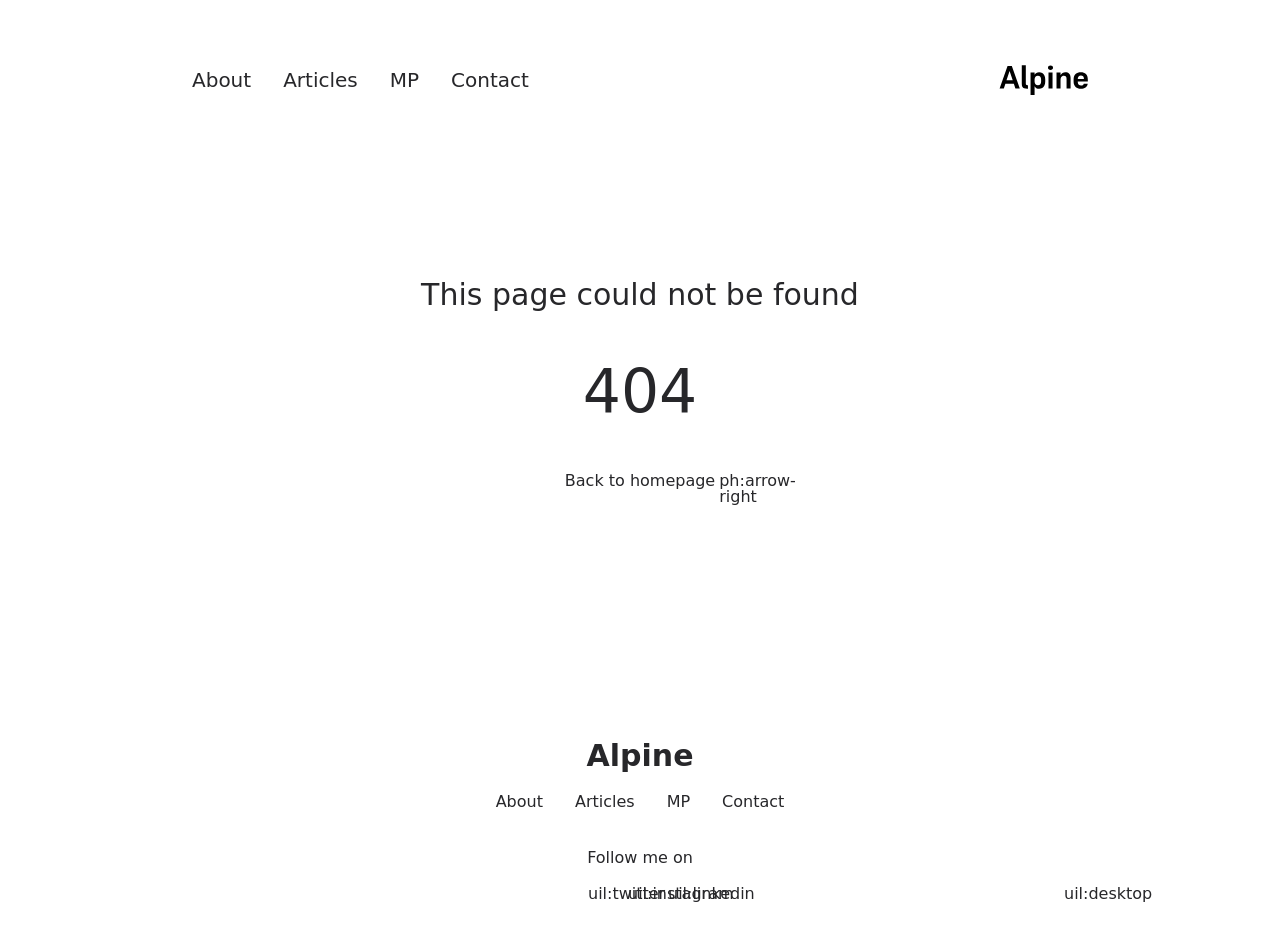
<file: 200.html>
<!DOCTYPE html><html  lang="en"><head><meta charset="utf-8">
<meta name="viewport" content="width=device-width, initial-scale=1">
<link rel="stylesheet" href="/_nuxt/entry.FN4B8y1p.css" crossorigin>
<link rel="modulepreload" as="script" crossorigin href="/_nuxt/CjiepnJO.js">
<script type="module" src="/_nuxt/CjiepnJO.js" crossorigin></script>
<link rel="prefetch" as="style" crossorigin href="/_nuxt/article.DNJYfHPG.css">
<link rel="prefetch" as="style" crossorigin href="/_nuxt/ProseA.CKYwg7Vi.css">
<link rel="prefetch" as="script" crossorigin href="/_nuxt/Bn_t-if4.js">
<link rel="prefetch" as="script" crossorigin href="/_nuxt/CLux9Sl9.js">
<link rel="prefetch" as="script" crossorigin href="/_nuxt/BcWussCh.js">
<link rel="prefetch" as="script" crossorigin href="/_nuxt/6X8-HWhb.js">
<link rel="prefetch" as="script" crossorigin href="/_nuxt/CC1Ip9_s.js">
<link rel="prefetch" as="script" crossorigin href="/_nuxt/Bgpfb5lP.js">
<link rel="prefetch" as="style" crossorigin href="/_nuxt/useStudio.C7emnOp-.css">
<link rel="prefetch" as="script" crossorigin href="/_nuxt/C_jKrZwB.js">
<link rel="prefetch" as="script" crossorigin href="/_nuxt/DMW3Jn-V.js">
<link rel="prefetch" as="style" crossorigin href="/_nuxt/error-404.CgUV78VA.css">
<link rel="prefetch" as="script" crossorigin href="/_nuxt/Bawy-9TX.js">
<link rel="prefetch" as="style" crossorigin href="/_nuxt/error-500.ClOsYwhK.css">
<link rel="prefetch" as="script" crossorigin href="/_nuxt/BtIlvOh7.js"><style id="pinceau-runtime-hydratable">undefined</style><style id="pinceau-theme">@media { :root {--pinceau-mq: initial; --alpine-readableLine: 68ch;--alpine-backdrop-backgroundColor: #f4f4f5b3;--prose-code-inline-padding: 0.2rem 0.375rem 0.2rem 0.375rem;--prose-code-block-backdropFilter: contrast(1);--prose-code-block-border-style: solid;--prose-code-block-border-width: 1px;--prose-tbody-tr-borderBottom-style: dashed;--prose-tbody-tr-borderBottom-width: 1px;--prose-th-textAlign: inherit;--prose-thead-borderBottom-style: solid;--prose-thead-borderBottom-width: 1px;--prose-thead-border-style: solid;--prose-thead-border-width: 0px;--prose-table-textAlign: start;--prose-hr-width: 1px;--prose-hr-style: solid;--prose-li-listStylePosition: outside;--prose-ol-li-markerColor: currentColor;--prose-ol-paddingInlineStart: 21px;--prose-ol-listStyleType: decimal;--prose-ul-li-markerColor: currentColor;--prose-ul-paddingInlineStart: 21px;--prose-ul-listStyleType: disc;--prose-blockquote-border-style: solid;--prose-blockquote-border-width: 4px;--prose-blockquote-quotes: '201C' '201D' '2018' '2019';--prose-blockquote-paddingInlineStart: 24px;--prose-a-code-color-hover: currentColor;--prose-a-code-color-static: currentColor;--prose-a-hasCode-borderBottom: none;--prose-a-border-distance: 2px;--prose-a-border-color-hover: currentColor;--prose-a-border-color-static: currentColor;--prose-a-border-style-hover: solid;--prose-a-border-style-static: dashed;--prose-a-border-width: 1px;--prose-a-color-static: inherit;--prose-a-textDecoration: none;--prose-h6-margin: 3rem 0 2rem;--prose-h5-margin: 3rem 0 2rem;--prose-h4-margin: 3rem 0 2rem;--prose-h3-margin: 3rem 0 2rem;--prose-h2-margin: 3rem 0 2rem;--prose-h1-margin: 0 0 2rem;--prose-p-fontSize: 18px;--typography-lead-loose: 2;--typography-lead-relaxed: 1.625;--typography-lead-normal: 1.5;--typography-lead-snug: 1.375;--typography-lead-tight: 1.25;--typography-lead-none: 1;--typography-lead-10: 2.5rem;--typography-lead-9: 2.25rem;--typography-lead-8: 2rem;--typography-lead-7: 1.75rem;--typography-lead-6: 1.5rem;--typography-lead-5: 1.25rem;--typography-lead-4: 1rem;--typography-lead-3: .75rem;--typography-lead-2: .5rem;--typography-lead-1: .025rem;--typography-fontWeight-black: 900;--typography-fontWeight-extrabold: 800;--typography-fontWeight-bold: 700;--typography-fontWeight-semibold: 600;--typography-fontWeight-medium: 500;--typography-fontWeight-normal: 400;--typography-fontWeight-light: 300;--typography-fontWeight-extralight: 200;--typography-fontWeight-thin: 100;--typography-fontSize-9xl: 128px;--typography-fontSize-8xl: 96px;--typography-fontSize-7xl: 72px;--typography-fontSize-6xl: 60px;--typography-fontSize-5xl: 48px;--typography-fontSize-4xl: 36px;--typography-fontSize-3xl: 30px;--typography-fontSize-2xl: 24px;--typography-fontSize-xl: 20px;--typography-fontSize-lg: 18px;--typography-fontSize-base: 16px;--typography-fontSize-sm: 14px;--typography-fontSize-xs: 12px;--typography-letterSpacing-wide: 0.025em;--typography-letterSpacing-tight: -0.025em;--typography-verticalMargin-base: 24px;--typography-verticalMargin-sm: 16px;--elements-border-secondary-hover: [object Object];--elements-backdrop-background: #fffc;--elements-backdrop-filter: saturate(200%) blur(20px);--elements-container-maxWidth: 64rem;--lead-loose: 2;--lead-relaxed: 1.625;--lead-normal: 1.5;--lead-snug: 1.375;--lead-tight: 1.25;--lead-none: 1;--lead-10: 2.5rem;--lead-9: 2.25rem;--lead-8: 2rem;--lead-7: 1.75rem;--lead-6: 1.5rem;--lead-5: 1.25rem;--lead-4: 1rem;--lead-3: .75rem;--lead-2: .5rem;--lead-1: .025rem;--letterSpacing-widest: 0.1em;--letterSpacing-wider: 0.05em;--letterSpacing-wide: 0.025em;--letterSpacing-normal: 0em;--letterSpacing-tight: -0.025em;--letterSpacing-tighter: -0.05em;--fontSize-9xl: 8rem;--fontSize-8xl: 6rem;--fontSize-7xl: 4.5rem;--fontSize-6xl: 3.75rem;--fontSize-5xl: 3rem;--fontSize-4xl: 2.25rem;--fontSize-3xl: 1.875rem;--fontSize-2xl: 1.5rem;--fontSize-xl: 1.25rem;--fontSize-lg: 1.125rem;--fontSize-base: 1rem;--fontSize-sm: 0.875rem;--fontSize-xs: 0.75rem;--fontWeight-black: 900;--fontWeight-extrabold: 800;--fontWeight-bold: 700;--fontWeight-semibold: 600;--fontWeight-medium: 500;--fontWeight-normal: 400;--fontWeight-light: 300;--fontWeight-extralight: 200;--fontWeight-thin: 100;--font-mono: ui-monospace, SFMono-Regular, Menlo, Monaco, Consolas, Liberation Mono, Courier New, monospace;--font-serif: ui-serif, Georgia, Cambria, Times New Roman, Times, serif;--font-sans: ui-sans-serif, system-ui, -apple-system, BlinkMacSystemFont, Segoe UI, Roboto, Helvetica Neue, Arial, Noto Sans, sans-serif, Apple Color Emoji, Segoe UI Emoji, Segoe UI Symbol, Noto Color Emoji;--opacity-total: 1;--opacity-high: 0.8;--opacity-medium: 0.5;--opacity-soft: 0.3;--opacity-light: 0.15;--opacity-bright: 0.1;--opacity-noOpacity: 0;--borderWidth-lg: 3px;--borderWidth-md: 2px;--borderWidth-sm: 1px;--borderWidth-noBorder: 0;--space-rem-875: 0.875rem;--space-rem-625: 0.625rem;--space-rem-375: 0.375rem;--space-rem-125: 0.125rem;--space-px: 1px;--space-128: 32rem;--space-96: 24rem;--space-80: 20rem;--space-72: 18rem;--space-64: 16rem;--space-60: 15rem;--space-56: 14rem;--space-52: 13rem;--space-48: 12rem;--space-44: 11rem;--space-40: 10rem;--space-36: 9rem;--space-32: 8rem;--space-28: 7rem;--space-24: 6rem;--space-20: 5rem;--space-16: 4rem;--space-14: 3.5rem;--space-12: 3rem;--space-11: 2.75rem;--space-10: 2.5rem;--space-9: 2.25rem;--space-8: 2rem;--space-7: 1.75rem;--space-6: 1.5rem;--space-5: 1.25rem;--space-4: 1rem;--space-3: 0.75rem;--space-2: 0.5rem;--space-1: 0.25rem;--space-0: 0px;--size-full: 100%;--size-7xl: 80rem;--size-6xl: 72rem;--size-5xl: 64rem;--size-4xl: 56rem;--size-3xl: 48rem;--size-2xl: 42rem;--size-xl: 36rem;--size-lg: 32rem;--size-md: 28rem;--size-sm: 24rem;--size-xs: 20rem;--size-200: 200px;--size-104: 104px;--size-80: 80px;--size-64: 64px;--size-56: 56px;--size-48: 48px;--size-40: 40px;--size-32: 32px;--size-24: 24px;--size-20: 20px;--size-16: 16px;--size-12: 12px;--size-8: 8px;--size-6: 6px;--size-4: 4px;--size-2: 2px;--size-0: 0px;--radii-full: 9999px;--radii-3xl: 1.75rem;--radii-2xl: 1.5rem;--radii-xl: 1rem;--radii-lg: 0.75rem;--radii-md: 0.5rem;--radii-sm: 0.375rem;--radii-xs: 0.25rem;--radii-2xs: 0.125rem;--radii-none: 0px;--shadow-none: 0px 0px 0px 0px transparent;--shadow-lg: 0px 10px 15px -3px #000000, 0px 4px 6px -4px #000000;--shadow-md: 0px 4px 6px -1px #000000, 0px 2px 4px -2px #000000;--shadow-sm: 0px 1px 3px 0px #000000, 0px 1px 2px -1px #000000;--shadow-xs: 0px 1px 2px 0px #000000;--height-screen: 100vh;--width-screen: 100vw;--color-primary-900: #002e38;--color-primary-800: #005c70;--color-primary-700: #008aa9;--color-primary-600: #00b9e1;--color-primary-500: #1ad6ff;--color-primary-400: #40ddff;--color-primary-300: #66e4ff;--color-primary-200: #8deaff;--color-primary-100: #b3f1ff;--color-primary-50: #d9f8ff;--color-ruby-900: #380011;--color-ruby-800: #700021;--color-ruby-700: #a90032;--color-ruby-600: #e10043;--color-ruby-500: #ff1a5e;--color-ruby-400: #ff4079;--color-ruby-300: #ff6694;--color-ruby-200: #ff8dae;--color-ruby-100: #ffb3c9;--color-ruby-50: #ffd9e4;--color-pink-900: #380025;--color-pink-800: #70004b;--color-pink-700: #a90070;--color-pink-600: #e10095;--color-pink-500: #ff1ab2;--color-pink-400: #ff40bf;--color-pink-300: #ff66cc;--color-pink-200: #ff8dd8;--color-pink-100: #ffb3e5;--color-pink-50: #ffd9f2;--color-purple-900: #190038;--color-purple-800: #330070;--color-purple-700: #4c00a9;--color-purple-600: #6500e1;--color-purple-500: #811aff;--color-purple-400: #9640ff;--color-purple-300: #ab66ff;--color-purple-200: #c08dff;--color-purple-100: #d5b3ff;--color-purple-50: #ead9ff;--color-royalblue-900: #0b0531;--color-royalblue-800: #160a62;--color-royalblue-700: #211093;--color-royalblue-600: #2c15c4;--color-royalblue-500: #4127e8;--color-royalblue-400: #614bec;--color-royalblue-300: #806ff0;--color-royalblue-200: #a093f3;--color-royalblue-100: #c0b7f7;--color-royalblue-50: #dfdbfb;--color-indigoblue-900: #001238;--color-indigoblue-800: #002370;--color-indigoblue-700: #0035a9;--color-indigoblue-600: #0047e1;--color-indigoblue-500: #1a62ff;--color-indigoblue-400: #407cff;--color-indigoblue-300: #6696ff;--color-indigoblue-200: #8db0ff;--color-indigoblue-100: #b3cbff;--color-indigoblue-50: #d9e5ff;--color-blue-900: #002438;--color-blue-800: #004870;--color-blue-700: #006ca9;--color-blue-600: #0090e1;--color-blue-500: #1aadff;--color-blue-400: #40bbff;--color-blue-300: #66c8ff;--color-blue-200: #8dd6ff;--color-blue-100: #b3e4ff;--color-blue-50: #d9f1ff;--color-lightblue-900: #002e38;--color-lightblue-800: #005c70;--color-lightblue-700: #008aa9;--color-lightblue-600: #00b9e1;--color-lightblue-500: #1ad6ff;--color-lightblue-400: #40ddff;--color-lightblue-300: #66e4ff;--color-lightblue-200: #8deaff;--color-lightblue-100: #b3f1ff;--color-lightblue-50: #d9f8ff;--color-teal-900: #062a28;--color-teal-800: #0b544f;--color-teal-700: #117d77;--color-teal-600: #16a79e;--color-teal-500: #1cd1c6;--color-teal-400: #36e4da;--color-teal-300: #5fe9e1;--color-teal-200: #87efe9;--color-teal-100: #aff4f0;--color-teal-50: #d7faf8;--color-pear-900: #2a2b09;--color-pear-800: #545512;--color-pear-700: #7e801b;--color-pear-600: #a8aa24;--color-pear-500: #d0d32f;--color-pear-400: #d8da52;--color-pear-300: #e0e274;--color-pear-200: #e8e997;--color-pear-100: #eff0ba;--color-pear-50: #f7f8dc;--color-red-900: #380300;--color-red-800: #700700;--color-red-700: #a90a00;--color-red-600: #e10e00;--color-red-500: #ff281a;--color-red-400: #ff4c40;--color-red-300: #ff7066;--color-red-200: #ff948d;--color-red-100: #ffb7b3;--color-red-50: #ffdbd9;--color-orange-900: #381800;--color-orange-800: #702f00;--color-orange-700: #a94700;--color-orange-600: #e15e00;--color-orange-500: #ff7a1a;--color-orange-400: #ff9040;--color-orange-300: #ffa666;--color-orange-200: #ffbd8d;--color-orange-100: #ffd3b3;--color-orange-50: #ffe9d9;--color-yellow-900: #362b03;--color-yellow-800: #6d5605;--color-yellow-700: #a38108;--color-yellow-600: #daac0a;--color-yellow-500: #f5c828;--color-yellow-400: #f7d14c;--color-yellow-300: #f8da70;--color-yellow-200: #fae393;--color-yellow-100: #fcedb7;--color-yellow-50: #fdf6db;--color-green-900: #003f25;--color-green-800: #005e38;--color-green-700: #007e4a;--color-green-600: #009d5d;--color-green-500: #00bd6f;--color-green-400: #00dc82;--color-green-300: #30ffaa;--color-green-200: #83ffcc;--color-green-100: #acffdd;--color-green-50: #d6ffee;--color-gray-900: #18181B;--color-gray-800: #27272A;--color-gray-700: #3f3f46;--color-gray-600: #52525B;--color-gray-500: #71717A;--color-gray-400: #a1a1aa;--color-gray-300: #D4d4d8;--color-gray-200: #e4e4e7;--color-gray-100: #f4f4f5;--color-gray-50: #fafafa;--color-black: #0c0c0d;--color-white: #FFFFFF;--media-portrait: only screen and (orientation: portrait);--media-landscape: only screen and (orientation: landscape);--media-rm: (prefers-reduced-motion: reduce);--media-2xl: (min-width: 1536px);--media-xl: (min-width: 1280px);--media-lg: (min-width: 1024px);--media-md: (min-width: 768px);--media-sm: (min-width: 640px);--media-xs: (min-width: 475px);--alpine-body-color: var(--color-gray-800);--alpine-body-backgroundColor: var(--color-white);--prose-code-inline-fontWeight: var(--typography-fontWeight-normal);--prose-code-inline-fontSize: var(--typography-fontSize-sm);--prose-code-inline-borderRadius: var(--radii-xs);--prose-code-block-pre-padding: var(--typography-verticalMargin-sm);--prose-code-block-margin: var(--typography-verticalMargin-base) 0;--prose-code-block-fontSize: var(--typography-fontSize-sm);--prose-tbody-code-inline-fontSize: var(--typography-fontSize-sm);--prose-tbody-td-padding: var(--typography-verticalMargin-sm);--prose-th-fontWeight: var(--typography-fontWeight-semibold);--prose-th-padding: 0 var(--typography-verticalMargin-sm) var(--typography-verticalMargin-sm) var(--typography-verticalMargin-sm);--prose-table-lineHeight: var(--typography-lead-6);--prose-table-fontSize: var(--typography-fontSize-sm);--prose-table-margin: var(--typography-verticalMargin-base) 0;--prose-hr-margin: var(--typography-verticalMargin-base) 0;--prose-li-margin: var(--typography-verticalMargin-sm) 0;--prose-ol-margin: var(--typography-verticalMargin-base) 0;--prose-ul-margin: var(--typography-verticalMargin-base) 0;--prose-blockquote-margin: var(--typography-verticalMargin-base) 0;--prose-a-code-border-style: var(--prose-a-border-style-static);--prose-a-code-border-width: var(--prose-a-border-width);--prose-a-fontWeight: var(--typography-fontWeight-medium);--prose-img-margin: var(--typography-verticalMargin-base) 0;--prose-strong-fontWeight: var(--typography-fontWeight-semibold);--prose-h6-iconSize: var(--typography-fontSize-base);--prose-h6-fontWeight: var(--typography-fontWeight-semibold);--prose-h6-lineHeight: var(--typography-lead-normal);--prose-h6-fontSize: var(--typography-fontSize-lg);--prose-h5-iconSize: var(--typography-fontSize-lg);--prose-h5-fontWeight: var(--typography-fontWeight-semibold);--prose-h5-lineHeight: var(--typography-lead-snug);--prose-h5-fontSize: var(--typography-fontSize-xl);--prose-h4-iconSize: var(--typography-fontSize-lg);--prose-h4-letterSpacing: var(--typography-letterSpacing-tight);--prose-h4-fontWeight: var(--typography-fontWeight-semibold);--prose-h4-lineHeight: var(--typography-lead-snug);--prose-h4-fontSize: var(--typography-fontSize-2xl);--prose-h3-iconSize: var(--typography-fontSize-xl);--prose-h3-letterSpacing: var(--typography-letterSpacing-tight);--prose-h3-fontWeight: var(--typography-fontWeight-semibold);--prose-h3-lineHeight: var(--typography-lead-snug);--prose-h3-fontSize: var(--typography-fontSize-3xl);--prose-h2-iconSize: var(--typography-fontSize-2xl);--prose-h2-letterSpacing: var(--typography-letterSpacing-tight);--prose-h2-fontWeight: var(--typography-fontWeight-semibold);--prose-h2-lineHeight: var(--typography-lead-tight);--prose-h2-fontSize: var(--typography-fontSize-4xl);--prose-h1-iconSize: var(--typography-fontSize-3xl);--prose-h1-letterSpacing: var(--typography-letterSpacing-tight);--prose-h1-fontWeight: var(--typography-fontWeight-bold);--prose-h1-lineHeight: var(--typography-lead-tight);--prose-h1-fontSize: var(--typography-fontSize-5xl);--prose-p-br-margin: var(--typography-verticalMargin-base) 0 0 0;--prose-p-margin: var(--typography-verticalMargin-base) 0;--prose-p-lineHeight: var(--typography-lead-normal);--typography-color-primary-900: var(--color-primary-900);--typography-color-primary-800: var(--color-primary-800);--typography-color-primary-700: var(--color-primary-700);--typography-color-primary-600: var(--color-primary-600);--typography-color-primary-500: var(--color-primary-500);--typography-color-primary-400: var(--color-primary-400);--typography-color-primary-300: var(--color-primary-300);--typography-color-primary-200: var(--color-primary-200);--typography-color-primary-100: var(--color-primary-100);--typography-color-primary-50: var(--color-primary-50);--typography-font-code: var(--font-mono);--typography-font-body: var(--font-sans);--typography-font-display: var(--font-sans);--typography-body-backgroundColor: var(--color-white);--typography-body-color: var(--color-black);--elements-state-danger-borderColor-secondary: var(--color-red-200);--elements-state-danger-borderColor-primary: var(--color-red-100);--elements-state-danger-backgroundColor-secondary: var(--color-red-100);--elements-state-danger-backgroundColor-primary: var(--color-red-50);--elements-state-danger-color-secondary: var(--color-red-600);--elements-state-danger-color-primary: var(--color-red-500);--elements-state-warning-borderColor-secondary: var(--color-yellow-200);--elements-state-warning-borderColor-primary: var(--color-yellow-100);--elements-state-warning-backgroundColor-secondary: var(--color-yellow-100);--elements-state-warning-backgroundColor-primary: var(--color-yellow-50);--elements-state-warning-color-secondary: var(--color-yellow-700);--elements-state-warning-color-primary: var(--color-yellow-600);--elements-state-success-borderColor-secondary: var(--color-green-200);--elements-state-success-borderColor-primary: var(--color-green-100);--elements-state-success-backgroundColor-secondary: var(--color-green-100);--elements-state-success-backgroundColor-primary: var(--color-green-50);--elements-state-success-color-secondary: var(--color-green-600);--elements-state-success-color-primary: var(--color-green-500);--elements-state-info-borderColor-secondary: var(--color-blue-200);--elements-state-info-borderColor-primary: var(--color-blue-100);--elements-state-info-backgroundColor-secondary: var(--color-blue-100);--elements-state-info-backgroundColor-primary: var(--color-blue-50);--elements-state-info-color-secondary: var(--color-blue-600);--elements-state-info-color-primary: var(--color-blue-500);--elements-state-primary-borderColor-secondary: var(--color-primary-200);--elements-state-primary-borderColor-primary: var(--color-primary-100);--elements-state-primary-backgroundColor-secondary: var(--color-primary-100);--elements-state-primary-backgroundColor-primary: var(--color-primary-50);--elements-state-primary-color-secondary: var(--color-primary-700);--elements-state-primary-color-primary: var(--color-primary-600);--elements-surface-secondary-backgroundColor: var(--color-gray-200);--elements-surface-primary-backgroundColor: var(--color-gray-100);--elements-surface-background-base: var(--color-gray-100);--elements-border-secondary-static: var(--color-gray-200);--elements-border-primary-hover: var(--color-gray-200);--elements-border-primary-static: var(--color-gray-100);--elements-container-padding-md: var(--space-16);--elements-container-padding-sm: var(--space-12);--elements-container-padding-xs: var(--space-8);--elements-container-padding-mobile: var(--space-6);--elements-text-secondary-color-hover: var(--color-gray-700);--elements-text-secondary-color-static: var(--color-gray-500);--elements-text-primary-color-static: var(--color-gray-900);--text-6xl-lineHeight: var(--lead-none);--text-6xl-fontSize: var(--fontSize-6xl);--text-5xl-lineHeight: var(--lead-none);--text-5xl-fontSize: var(--fontSize-5xl);--text-4xl-lineHeight: var(--lead-10);--text-4xl-fontSize: var(--fontSize-4xl);--text-3xl-lineHeight: var(--lead-9);--text-3xl-fontSize: var(--fontSize-3xl);--text-2xl-lineHeight: var(--lead-8);--text-2xl-fontSize: var(--fontSize-2xl);--text-xl-lineHeight: var(--lead-7);--text-xl-fontSize: var(--fontSize-xl);--text-lg-lineHeight: var(--lead-7);--text-lg-fontSize: var(--fontSize-lg);--text-base-lineHeight: var(--lead-6);--text-base-fontSize: var(--fontSize-base);--text-sm-lineHeight: var(--lead-5);--text-sm-fontSize: var(--fontSize-sm);--text-xs-lineHeight: var(--lead-4);--text-xs-fontSize: var(--fontSize-xs);--shadow-2xl: 0px 25px 50px -12px var(--color-gray-900);--shadow-xl: 0px 20px 25px -5px var(--color-gray-400), 0px 8px 10px -6px #000000;--color-secondary-900: var(--color-gray-900);--color-secondary-800: var(--color-gray-800);--color-secondary-700: var(--color-gray-700);--color-secondary-600: var(--color-gray-600);--color-secondary-500: var(--color-gray-500);--color-secondary-400: var(--color-gray-400);--color-secondary-300: var(--color-gray-300);--color-secondary-200: var(--color-gray-200);--color-secondary-100: var(--color-gray-100);--color-secondary-50: var(--color-gray-50);--prose-a-code-background-hover: var(--typography-color-primary-50);--prose-a-code-border-color-hover: var(--typography-color-primary-500);--prose-a-color-hover: var(--typography-color-primary-500);--typography-color-secondary-900: var(--color-secondary-900);--typography-color-secondary-800: var(--color-secondary-800);--typography-color-secondary-700: var(--color-secondary-700);--typography-color-secondary-600: var(--color-secondary-600);--typography-color-secondary-500: var(--color-secondary-500);--typography-color-secondary-400: var(--color-secondary-400);--typography-color-secondary-300: var(--color-secondary-300);--typography-color-secondary-200: var(--color-secondary-200);--typography-color-secondary-100: var(--color-secondary-100);--typography-color-secondary-50: var(--color-secondary-50);--prose-code-inline-backgroundColor: var(--typography-color-secondary-100);--prose-code-inline-color: var(--typography-color-secondary-700);--prose-code-block-backgroundColor: var(--typography-color-secondary-100);--prose-code-block-color: var(--typography-color-secondary-700);--prose-code-block-border-color: var(--typography-color-secondary-200);--prose-tbody-tr-borderBottom-color: var(--typography-color-secondary-200);--prose-th-color: var(--typography-color-secondary-600);--prose-thead-borderBottom-color: var(--typography-color-secondary-200);--prose-thead-border-color: var(--typography-color-secondary-300);--prose-hr-color: var(--typography-color-secondary-200);--prose-blockquote-border-color: var(--typography-color-secondary-200);--prose-blockquote-color: var(--typography-color-secondary-500);--prose-a-code-border-color-static: var(--typography-color-secondary-400); } }@media { :root.dark {--pinceau-mq: dark; --alpine-backdrop-backgroundColor: #18181bb3;--prose-code-block-backdropFilter: contrast(1);--prose-ol-li-markerColor: currentColor;--prose-ul-li-markerColor: currentColor;--prose-a-code-color-hover: currentColor;--prose-a-code-color-static: currentColor;--prose-a-border-color-hover: currentColor;--prose-a-border-color-static: currentColor;--prose-a-color-static: inherit;--elements-backdrop-background: #0c0d0ccc;--alpine-body-color: var(--color-gray-200);--alpine-body-backgroundColor: var(--color-black);--typography-body-backgroundColor: var(--color-black);--typography-body-color: var(--color-white);--elements-state-danger-borderColor-secondary: var(--color-red-700);--elements-state-danger-borderColor-primary: var(--color-red-800);--elements-state-danger-backgroundColor-secondary: var(--color-red-800);--elements-state-danger-backgroundColor-primary: var(--color-red-900);--elements-state-danger-color-secondary: var(--color-red-200);--elements-state-danger-color-primary: var(--color-red-300);--elements-state-warning-borderColor-secondary: var(--color-yellow-700);--elements-state-warning-borderColor-primary: var(--color-yellow-800);--elements-state-warning-backgroundColor-secondary: var(--color-yellow-800);--elements-state-warning-backgroundColor-primary: var(--color-yellow-900);--elements-state-warning-color-secondary: var(--color-yellow-200);--elements-state-warning-color-primary: var(--color-yellow-400);--elements-state-success-borderColor-secondary: var(--color-green-700);--elements-state-success-borderColor-primary: var(--color-green-800);--elements-state-success-backgroundColor-secondary: var(--color-green-800);--elements-state-success-backgroundColor-primary: var(--color-green-900);--elements-state-success-color-secondary: var(--color-green-200);--elements-state-success-color-primary: var(--color-green-400);--elements-state-info-borderColor-secondary: var(--color-blue-700);--elements-state-info-borderColor-primary: var(--color-blue-800);--elements-state-info-backgroundColor-secondary: var(--color-blue-800);--elements-state-info-backgroundColor-primary: var(--color-blue-900);--elements-state-info-color-secondary: var(--color-blue-200);--elements-state-info-color-primary: var(--color-blue-400);--elements-state-primary-borderColor-secondary: var(--color-primary-700);--elements-state-primary-borderColor-primary: var(--color-primary-800);--elements-state-primary-backgroundColor-secondary: var(--color-primary-800);--elements-state-primary-backgroundColor-primary: var(--color-primary-900);--elements-state-primary-color-secondary: var(--color-primary-200);--elements-state-primary-color-primary: var(--color-primary-400);--elements-surface-secondary-backgroundColor: var(--color-gray-800);--elements-surface-primary-backgroundColor: var(--color-gray-900);--elements-surface-background-base: var(--color-gray-900);--elements-border-secondary-static: var(--color-gray-800);--elements-border-primary-hover: var(--color-gray-800);--elements-border-primary-static: var(--color-gray-900);--elements-text-secondary-color-hover: var(--color-gray-200);--elements-text-secondary-color-static: var(--color-gray-400);--elements-text-primary-color-static: var(--color-gray-50);--prose-a-code-background-hover: var(--typography-color-primary-900);--prose-a-code-border-color-hover: var(--typography-color-primary-600);--prose-a-color-hover: var(--typography-color-primary-400);--prose-code-inline-backgroundColor: var(--typography-color-secondary-800);--prose-code-inline-color: var(--typography-color-secondary-200);--prose-code-block-backgroundColor: var(--typography-color-secondary-900);--prose-code-block-color: var(--typography-color-secondary-200);--prose-code-block-border-color: var(--typography-color-secondary-800);--prose-tbody-tr-borderBottom-color: var(--typography-color-secondary-800);--prose-th-color: var(--typography-color-secondary-400);--prose-thead-borderBottom-color: var(--typography-color-secondary-800);--prose-thead-border-color: var(--typography-color-secondary-600);--prose-hr-color: var(--typography-color-secondary-800);--prose-blockquote-border-color: var(--typography-color-secondary-700);--prose-blockquote-color: var(--typography-color-secondary-400);--prose-a-code-border-color-static: var(--typography-color-secondary-600); } }</style><script>"use strict";const w=window,de=document.documentElement,knownColorSchemes=["dark","light"],preference=window.localStorage.getItem("nuxt-color-mode")||"system";let value=preference==="system"?getColorScheme():preference;const forcedColorMode=de.getAttribute("data-color-mode-forced");forcedColorMode&&(value=forcedColorMode),addColorScheme(value),w["__NUXT_COLOR_MODE__"]={preference,value,getColorScheme,addColorScheme,removeColorScheme};function addColorScheme(e){const o=""+e+"",t="";de.classList?de.classList.add(o):de.className+=" "+o,t&&de.setAttribute("data-"+t,e)}function removeColorScheme(e){const o=""+e+"",t="";de.classList?de.classList.remove(o):de.className=de.className.replace(new RegExp(o,"g"),""),t&&de.removeAttribute("data-"+t)}function prefersColorScheme(e){return w.matchMedia("(prefers-color-scheme"+e+")")}function getColorScheme(){if(w.matchMedia&&prefersColorScheme("").media!=="not all"){for(const e of knownColorSchemes)if(prefersColorScheme(":"+e).matches)return e}return"light"}
</script></head><body><div id="__nuxt"></div><div id="teleports"></div><script>window.__NUXT__={};window.__NUXT__.config={public:{FORMSPREE_URL:"",plausible:{hashMode:false,trackLocalhost:false,domain:"",apiHost:"https://plausible.io",autoPageviews:true,autoOutboundTracking:false},studio:{apiURL:"https://api.nuxt.studio"},mdc:{components:{prose:true,map:{p:"prose-p",a:"prose-a",blockquote:"prose-blockquote","code-inline":"prose-code-inline",code:"ProseCodeInline",em:"prose-em",h1:"prose-h1",h2:"prose-h2",h3:"prose-h3",h4:"prose-h4",h5:"prose-h5",h6:"prose-h6",hr:"prose-hr",img:"prose-img",ul:"prose-ul",ol:"prose-ol",li:"prose-li",strong:"prose-strong",table:"prose-table",thead:"prose-thead",tbody:"prose-tbody",td:"prose-td",th:"prose-th",tr:"prose-tr"}},headings:{anchorLinks:{h1:false,h2:true,h3:true,h4:true,h5:false,h6:false}}},content:{locales:[],defaultLocale:"",integrity:1788619555130,experimental:{stripQueryParameters:false,advanceQuery:false,clientDB:false},respectPathCase:false,api:{baseURL:"/api/_content"},navigation:{fields:["navTitle","layout"]},tags:{p:"prose-p",a:"prose-a",blockquote:"prose-blockquote","code-inline":"prose-code-inline",code:"ProseCodeInline",em:"prose-em",h1:"prose-h1",h2:"prose-h2",h3:"prose-h3",h4:"prose-h4",h5:"prose-h5",h6:"prose-h6",hr:"prose-hr",img:"prose-img",ul:"prose-ul",ol:"prose-ol",li:"prose-li",strong:"prose-strong",table:"prose-table",thead:"prose-thead",tbody:"prose-tbody",td:"prose-td",th:"prose-th",tr:"prose-tr"},highlight:{theme:{default:"github-light",dark:"github-dark"},preload:["json","js","ts","html","css","vue","diff","shell","markdown","yaml","bash","ini","c","cpp"]},wsUrl:"",documentDriven:{page:true,navigation:true,surround:true,globals:{},layoutFallbacks:["theme"],injectPage:true},host:"",trailingSlash:false,search:"",contentHead:true,anchorLinks:{depth:4,exclude:[1]}}},app:{baseURL:"/",buildId:"267792a1-df66-4952-b792-bdc9a00469fd",buildAssetsDir:"/_nuxt/",cdnURL:""}}</script>
<script type="application/json" data-nuxt-data="nuxt-app" data-ssr="false" id="__NUXT_DATA__">[{"prerenderedAt":1,"serverRendered":2},1788619585088,false]</script></body></html>
</file>
<file: _nuxt/entry.FN4B8y1p.css>
html{-webkit-font-smoothing:antialiased;-moz-osx-font-smoothing:grayscale}.sr-only{height:1px!important;margin:-1px!important;overflow:hidden!important;padding:0!important;position:absolute!important;width:1px!important;clip:rect(0,0,0,0)!important;border:0!important;white-space:nowrap!important}body{background-color:var(--alpine-body-backgroundColor);color:var(--alpine-body-color)}.light-img{display:block}.dark-img{display:none}@media(prefers-color-scheme:dark){html:not(.light) .dark-img{display:block}html:not(.light) .light-img{display:none}}html.dark .dark-img{display:block}html.dark .light-img{display:none}*,:after,:before{border:0 solid #e5e7eb;box-sizing:border-box}html{line-height:1.5;-webkit-text-size-adjust:100%;font-family:ui-sans-serif,system-ui,-apple-system,BlinkMacSystemFont,Segoe UI,Roboto,Helvetica Neue,Arial,Noto Sans,sans-serif,Apple Color Emoji,Segoe UI Emoji,Segoe UI Symbol,Noto Color Emoji;-moz-tab-size:4;-o-tab-size:4;tab-size:4}body{line-height:inherit;margin:0}hr{border-top-width:1px;color:inherit;height:0}abbr:where([title]){-webkit-text-decoration:underline dotted;text-decoration:underline dotted}h1,h2,h3,h4,h5,h6{font-size:inherit;font-weight:inherit}a{color:inherit;text-decoration:inherit}b,strong{font-weight:bolder}code,kbd,pre,samp{font-family:ui-monospace,SFMono-Regular,Menlo,Monaco,Consolas,Liberation Mono,Courier New,monospace;font-size:1em}small{font-size:80%}sub,sup{font-size:75%;line-height:0;position:relative;vertical-align:baseline}sub{bottom:-.25em}sup{top:-.5em}table{border-collapse:collapse;border-color:inherit;text-indent:0}button,input,optgroup,select,textarea{color:inherit;font-family:inherit;font-size:100%;font-weight:inherit;line-height:inherit;margin:0;padding:0}button,select{text-transform:none}[type=button],[type=reset],[type=submit],button{-webkit-appearance:button;background-color:transparent;background-image:none}:-moz-focusring{outline:auto}:-moz-ui-invalid{box-shadow:none}progress{vertical-align:baseline}::-webkit-inner-spin-button,::-webkit-outer-spin-button{height:auto}[type=search]{-webkit-appearance:textfield;outline-offset:-2px}::-webkit-search-decoration{-webkit-appearance:none}::-webkit-file-upload-button{-webkit-appearance:button;font:inherit}summary{display:list-item}blockquote,dd,dl,figure,h1,h2,h3,h4,h5,h6,hr,p,pre{margin:0}fieldset{margin:0}fieldset,legend{padding:0}menu,ol,ul{list-style:none;margin:0;padding:0}textarea{resize:vertical}input::-moz-placeholder,textarea::-moz-placeholder{color:#9ca3af;opacity:1}input::placeholder,textarea::placeholder{color:#9ca3af;opacity:1}[role=button],button{cursor:pointer}:disabled{cursor:default}audio,canvas,embed,iframe,img,object,svg,video{display:block;vertical-align:middle}img,video{height:auto;max-width:100%}[hidden]{display:none}.nuxt-progress{background:repeating-linear-gradient(90deg,#00dc82 0,#34cdfe 50%,#0047e1);left:0;opacity:1;position:fixed;right:0;top:0;transition:width .1s,height .4s,opacity .4s;width:0;z-index:999999}nav ul[data-v-2513d3cf]{display:flex;flex-direction:column;gap:var(--space-4);justify-content:center;width:100%}@media(min-width:640px){nav ul[data-v-2513d3cf]{flex-direction:row;gap:var(--space-8)}}nav ul a[data-v-2513d3cf]{position:relative}nav ul a.router-link-active[data-v-2513d3cf]{color:var(--color-primary-500)}nav ul a .underline-fx[data-v-2513d3cf]{background-color:currentColor;bottom:-4px;height:1px;position:absolute;transition:width .2s ease-in-out;width:0}a[data-v-2513d3cf]:hover :is(nav ul a .underline-fx):is(nav ul a .underline-fx){width:100%}header[data-v-13bfb858]{--header-padding:var(--space-16);--logo-height:var(--space-8);align-items:center;display:grid;gap:var(--space-4);grid-template-columns:repeat(12,minmax(0,1fr));padding-bottom:var(--header-padding);padding-top:var(--header-padding);position:relative}header .menu[data-v-13bfb858]{display:flex;position:absolute}header .menu[data-v-13bfb858] :hover{color:var(--color-primary-500)}.left[data-v-13bfb858] :is(header .menu):is(header .menu){right:0}@media(min-width:640px){header .menu[data-v-13bfb858]{display:none}}header .overlay[data-v-13bfb858]{-webkit-backdrop-filter:blur(20px);backdrop-filter:blur(20px);background-color:var(--alpine-backdrop-backgroundColor);border:1px solid var(--color-gray-200);border-radius:var(--radii-md);font-size:var(--text-lg-fontSize);font-weight:var(--fontWeight-medium);line-height:var(--text-lg-lineHeight);padding:var(--space-6);padding-right:var(--space-24);perspective:2000px;position:absolute;top:calc(var(--header-padding) + var(--logo-height) + var(--space-2));transform-origin:top;transition:all .25s;will-change:opacity,transform}header .overlay[data-v-13bfb858]:not(.show){opacity:0;transform:translateY(-10px) rotateY(-8deg) rotateX(-20deg)}.left[data-v-13bfb858] :is(header .overlay:not(.show)):is(header .overlay:not(.show)){transform:translateY(-10px) rotateY(8deg) rotateX(-20deg)}header .overlay[data-v-13bfb858]:not(.show){pointer-events:none}.left[data-v-13bfb858] :is(header .overlay):is(header .overlay){padding:var(--space-6);padding-left:var(--space-16);right:0;text-align:right}@media(min-width:640px){header .overlay[data-v-13bfb858]{display:none}}:root.dark header .overlay[data-v-13bfb858]{border-color:var(--color-gray-800)}header .logo[data-v-13bfb858]{display:flex;grid-column:span 12/span 12;height:var(--logo-height)}header .logo a[data-v-13bfb858]{display:flex}.center[data-v-13bfb858] :is(header .logo):is(header .logo){grid-column:span 12/span 12;justify-content:center}.right[data-v-13bfb858] :is(header .logo):is(header .logo){justify-content:flex-end}@media(min-width:640px){header .logo[data-v-13bfb858]{grid-column:span 4/span 4;grid-column-start:auto}.right[data-v-13bfb858] :is(header .logo):is(header .logo){order:2}}header .logo .fallback[data-v-13bfb858]{font-size:var(--text-2xl-fontSize);font-weight:var(--fontWeight-semibold);line-height:var(--text-2xl-lineHeight)}header .main-nav[data-v-13bfb858]{display:none}@media(min-width:640px){header .main-nav[data-v-13bfb858]{display:flex;font-size:var(--text-xl-fontSize);font-weight:var(--fontWeight-medium);grid-column:span 8/span 8;line-height:var(--text-xl-lineHeight)}.center[data-v-13bfb858] :is(header .main-nav):is(header .main-nav){grid-column:span 12/span 12;justify-content:center}.right[data-v-13bfb858] :is(header .main-nav):is(header .main-nav){justify-content:flex-start}.left[data-v-13bfb858] :is(header .main-nav):is(header .main-nav){justify-content:flex-end}}.icon[data-v-6cc61734]{display:inline-block;vertical-align:middle}a[data-v-578e6ab7]{--social-icon-size:24px;display:flex;height:24px;height:var(--social-icon-size);width:24px;width:var(--social-icon-size)}a[data-v-578e6ab7] :hover{color:var(--color-primary-500)}a svg[data-v-578e6ab7]{height:100%;width:100%}button[data-v-03fe0229]{display:flex;--color-mode-switcher-size:24px;height:24px;height:var(--color-mode-switcher-size);width:24px;width:var(--color-mode-switcher-size)}button[data-v-03fe0229] :hover{color:var(--color-primary-500)}button svg[data-v-03fe0229]{height:100%;width:100%}footer[data-v-5bf77600]{align-items:center;display:flex;flex-direction:column;margin-top:var(--space-24);padding-bottom:var(--space-8);padding-top:var(--space-8)}footer.left[data-v-5bf77600]{align-items:flex-start}footer.right[data-v-5bf77600]{align-items:flex-end}@media(min-width:768px){footer[data-v-5bf77600]{min-height:var(--space-36)}}footer .credits[data-v-5bf77600]{font-size:var(--text-3xl-fontSize);font-weight:var(--fontWeight-bold);line-height:var(--text-3xl-lineHeight);margin-bottom:var(--space-4)}footer .navigation[data-v-5bf77600]{display:none}@media(min-width:640px){footer .navigation[data-v-5bf77600]{display:flex;font-size:var(--text-base-fontSize);font-weight:var(--fontWeight-medium);line-height:var(--text-base-lineHeight);margin-bottom:var(--space-8)}}footer .message[data-v-5bf77600]{margin-bottom:var(--space-4);text-align:center}footer .icons[data-v-5bf77600]{display:grid;gap:var(--space-4);grid-template-columns:repeat(12,minmax(0,1fr));width:100%}.left[data-v-5bf77600] :is(footer .icons):is(footer .icons){align-items:center;display:flex;justify-content:space-between}.right[data-v-5bf77600] :is(footer .icons):is(footer .icons){align-items:center;display:flex;flex-direction:row-reverse;justify-content:space-between}footer .icons .social[data-v-5bf77600]{display:flex;gap:var(--space-4);grid-column:span 12/span 12;justify-content:center}@media(min-width:475px){footer .icons .social[data-v-5bf77600]{grid-column:span 4/span 4;grid-column-start:5}}footer .icons .color-mode-switch[data-v-5bf77600]{display:flex;grid-column:span 12/span 12;justify-content:center}@media(min-width:475px){footer .icons .color-mode-switch[data-v-5bf77600]{grid-column:span 2/span 2;grid-column-start:11;justify-content:flex-end}}.container[data-v-11acfbc0]{margin-inline-end:auto;margin-inline-start:auto;width:100%}.app-layout[data-v-7b318731]{min-width:var(--size-xs)}html{font-family:var(--font-sans)}
</file>
<file: _nuxt/DocumentDrivenNotFound.CcgiPiUf.css>
section[data-v-c35d2e98]{align-items:center;display:flex;flex-direction:column;justify-content:center;min-height:50vh}section .message[data-v-c35d2e98]{font-size:var(--text-3xl-fontSize);font-weight:var(--fontWeight-medium);line-height:var(--text-3xl-lineHeight)}section .status[data-v-c35d2e98]{font-size:var(--text-6xl-fontSize);line-height:var(--text-6xl-lineHeight);margin-bottom:var(--space-12);margin-top:var(--space-12)}section a[data-v-c35d2e98]{align-items:center;display:flex;position:relative}section a .icon[data-v-c35d2e98]{height:var(--space-5);position:absolute;right:calc(0px - var(--space-1));transform:translate(100%);width:var(--space-5)}
</file>
<file: _nuxt/Hero.Df6m_HhB.css>
.hero .layout[data-v-e7a94002]{display:grid;gap:var(--space-8);grid-template-columns:repeat(1,minmax(0,1fr))}@media(min-width:1024px){.hero .layout[data-v-e7a94002]{grid-template-columns:repeat(2,minmax(0,1fr))}}.hero .layout .title[data-v-e7a94002]{font-size:var(--text-4xl-fontSize);font-weight:var(--fontWeight-bold);line-height:var(--text-4xl-lineHeight)}.hero .layout .description[data-v-e7a94002]{font-size:var(--text-xl-fontSize);line-height:var(--text-xl-lineHeight);margin-top:var(--space-3)}.hero .layout img[data-v-e7a94002]{aspect-ratio:16/9;border-radius:var(--radii-md);-o-object-fit:cover;object-fit:cover;width:100%}.hero .layout img.left[data-v-e7a94002]{order:-1}
</file>
<file: _nuxt/ProseUl.CtY5q5wl.css>
ul[data-v-0572d947]{font-family:var(--typography-font-body);list-style-type:var(--prose-ul-listStyleType);margin:var(--prose-ul-margin);padding-inline-start:var(--prose-ul-paddingInlineStart)}ul[data-v-0572d947]>li::marker{color:var(--prose-ul-li-markerColor)}ul[data-v-0572d947]>li ol,ul[data-v-0572d947]>li ul{margin:0}
</file>
<file: _nuxt/ProseLi.BB9aoKeV.css>
li[data-v-27ef5d54]{font-family:var(--typography-font-body);list-style-position:var(--prose-li-listStylePosition);margin:var(--prose-li-margin)}
</file>
<file: _nuxt/ProseA.CKYwg7Vi.css>
a[data-v-ab0dad35]{border-bottom:var(--prose-a-border-width) var(--prose-a-border-style-static) var(--prose-a-border-color-static);color:var(--prose-a-color-static);font-family:var(--typography-font-body);font-weight:var(--prose-a-fontWeight);padding-bottom:var(--prose-a-border-distance);-webkit-text-decoration:var(--prose-a-textDecoration);text-decoration:var(--prose-a-textDecoration)}a[data-v-ab0dad35]:hover{border-color:var(--prose-a-border-color-hover);border-style:var(--prose-a-border-style-hover);color:var(--prose-a-color-hover)}a[data-v-ab0dad35]:has(img){border-width:0}a[data-v-ab0dad35]:has(code){border-bottom:var(--prose-a-hasCode-borderBottom)}a[data-v-ab0dad35]:has(code) code{border-color:var(--prose-a-code-border-color-static);border-style:var(--prose-a-code-border-style);border-width:var(--prose-a-code-border-width);color:var(--prose-a-code-color-static)}a[data-v-ab0dad35]:has(code):hover{border-bottom:var(--prose-a-hasCode-borderBottom)}a[data-v-ab0dad35]:has(code):hover code{background-color:var(--prose-a-code-background-hover);border-color:var(--prose-a-code-border-color-hover);color:var(--prose-a-code-color-hover)}
</file>
<file: _nuxt/ProseStrong.GSDXwemd.css>
strong[data-v-838610b8]{font-family:var(--typography-font-body);font-weight:var(--prose-strong-fontWeight)}
</file>
<file: _nuxt/ProseP.DdzcLK6V.css>
p[data-v-72fcb4ea]{font-family:var(--typography-font-body);font-size:var(--prose-p-fontSize);line-height:var(--prose-p-lineHeight);margin:var(--prose-p-margin)}p[data-v-72fcb4ea] br{content:"";display:block;margin:var(--prose-p-br-margin)}
</file>
<file: _nuxt/Gallery.IrC7ouHO.css>
.gallery .layout[data-v-f82aa2bc]{display:grid;gap:var(--space-8);margin-bottom:var(--space-16);margin-top:var(--space-16);--cols:1;grid-template-columns:repeat(1,minmax(0,1fr));grid-template-columns:repeat(var(--cols),minmax(0,1fr))}@media(min-width:768px){.gallery .layout[data-v-f82aa2bc]{--cols:var(---6-li-cols)}}.gallery .layout img[data-v-f82aa2bc]{aspect-ratio:16/9;border-radius:var(--radii-md);-o-object-fit:cover;object-fit:cover;width:100%}
</file>
<file: _nuxt/article.DNJYfHPG.css>
article[data-v-f248f507]{margin-left:auto;margin-right:auto;max-width:var(--alpine-readableLine);padding-bottom:var(--space-4);padding-top:var(--space-4)}@media(min-width:640px){article[data-v-f248f507]{padding-bottom:var(--space-12);padding-top:var(--space-12)}}article .back[data-v-f248f507]{align-items:center;border-bottom:1px solid var(--elements-border-secondary-static);display:inline-flex;font-size:var(--text-lg-fontSize)}article .back[data-v-f248f507] svg{height:var(--size-16);margin-right:var(--space-2);width:var(--size-16)}article header[data-v-f248f507]{margin-bottom:var(--space-12);margin-top:var(--space-16)}article .title[data-v-f248f507]{font-size:var(--text-5xl-fontSize);font-weight:var(--fontWeight-semibold);line-height:var(--text-5xl-lineHeight);margin-bottom:var(--space-4)}article time[data-v-f248f507]{color:var(--elements-text-secondary-color-static)}article .prose .back-to-top[data-v-f248f507]{align-items:center;display:flex;justify-content:flex-end;width:100%}article .prose .back-to-top a[data-v-f248f507]{cursor:pointer;font-size:var(--text-lg-fontSize)}article .prose[data-v-f248f507] h1{display:none}
</file>
<file: _nuxt/useStudio.C7emnOp-.css>
body.__preview_enabled{padding-bottom:50px}#__nuxt_preview[data-v-ac3cbefb]{align-items:center;-webkit-backdrop-filter:blur(20px);backdrop-filter:blur(20px);background:#ffffff4d;border-top:1px solid #eee;bottom:-60px;color:#000;display:flex;font-family:Helvetica,sans-serif;font-size:16px;font-weight:500;gap:10px;height:50px;justify-content:center;left:0;position:fixed;right:0;transition:bottom .3s ease-in-out;z-index:10000}#__nuxt_preview.__preview_ready[data-v-ac3cbefb]{bottom:0}#__preview_background[data-v-ac3cbefb]{-webkit-backdrop-filter:blur(8px);backdrop-filter:blur(8px);background:#ffffff4d;height:100vh;left:0;position:fixed;top:0;width:100vw;z-index:9000}#__preview_loader[data-v-ac3cbefb]{align-items:center;color:#000;display:flex;flex-direction:column;font-family:system-ui,-apple-system,BlinkMacSystemFont,Segoe UI,Roboto,Oxygen,Ubuntu,Cantarell,Open Sans,Helvetica Neue,sans-serif;font-size:1.4rem;gap:8px;left:50%;position:fixed;top:50%;transform:translate(-50%,-50%);z-index:9500}#__preview_loader p[data-v-ac3cbefb]{margin:10px 0}.dark #__preview_background[data-v-ac3cbefb],.dark-mode #__preview_background[data-v-ac3cbefb]{background:#0000004d}.dark #__preview_loader[data-v-ac3cbefb],.dark-mode #__preview_loader[data-v-ac3cbefb]{color:#fff}.preview-loading-enter-active[data-v-ac3cbefb],.preview-loading-leave-active[data-v-ac3cbefb]{transition:opacity .4s}.preview-loading-enter[data-v-ac3cbefb],.preview-loading-leave-to[data-v-ac3cbefb]{opacity:0}#__preview_loading_icon[data-v-ac3cbefb]{animation:spin-ac3cbefb 1s linear infinite}.dark #__nuxt_preview[data-v-ac3cbefb],.dark-mode #__nuxt_preview[data-v-ac3cbefb]{background:#0000004d;border-top:1px solid #111;color:#fff}#__nuxt_preview svg[data-v-ac3cbefb]{color:#000;display:inline-block;height:30px;width:30px}.dark #__nuxt_preview svg[data-v-ac3cbefb],.dark-mode #__nuxt_preview svg[data-v-ac3cbefb]{color:#fff}button[data-v-ac3cbefb]{background:transparent;border:1px solid rgba(0,0,0,.2);border-radius:3px;box-shadow:none;color:#000c;cursor:pointer;display:inline-block;font-size:14px;font-weight:400;line-height:1rem;margin:0;padding:4px 10px;text-align:center;transition:none;width:auto}button[data-v-ac3cbefb]:hover{border-color:#0006;color:#000000e6}.dark button[data-v-ac3cbefb],.dark-mode button[data-v-ac3cbefb]{border-color:#fff3;color:#d3d3d3}.dark button[data-v-ac3cbefb]:hover,.dark-mode button[data-v-ac3cbefb]:hover{border-color:#fff6;color:#fff}#__nuxt_preview button[data-v-ac3cbefb]:focus,#__nuxt_preview button[data-v-ac3cbefb]:hover{background:#0000001a}#__nuxt_preview button[data-v-ac3cbefb]:active{background:#0003}.dark #__nuxt_preview button[data-v-ac3cbefb],.dark-mode #__nuxt_preview button[data-v-ac3cbefb]{border:1px solid hsla(0,0%,100%,.2);color:#fffc}.dark #__nuxt_preview button[data-v-ac3cbefb]:hover,.dark-mode #__nuxt_preview button[data-v-ac3cbefb]:focus{background:#ffffff1a}.dark #__nuxt_preview button[data-v-ac3cbefb]:active,.dark-mode #__nuxt_preview button[data-v-ac3cbefb]:active{background:#fff3}#__nuxt_preview.__preview_refreshing button[data-v-ac3cbefb],#__nuxt_preview.__preview_refreshing span[data-v-ac3cbefb],#__nuxt_preview.__preview_refreshing svg[data-v-ac3cbefb]{animation:nuxt_pulsate-ac3cbefb 1s ease-out;animation-iteration-count:infinite;opacity:.5}@keyframes nuxt_pulsate-ac3cbefb{0%{opacity:1}50%{opacity:.5}to{opacity:1}}@keyframes spin-ac3cbefb{0%{transform:rotate(1turn)}to{transform:rotate(0)}}
</file>
<file: _nuxt/error-404.CgUV78VA.css>
.spotlight[data-v-b2cdb76d]{background:linear-gradient(45deg,#00dc82,#36e4da 50%,#0047e1);bottom:-30vh;filter:blur(20vh);height:40vh}.gradient-border[data-v-b2cdb76d]{-webkit-backdrop-filter:blur(10px);backdrop-filter:blur(10px);border-radius:.5rem;position:relative}@media(prefers-color-scheme:light){.gradient-border[data-v-b2cdb76d]{background-color:#ffffff4d}.gradient-border[data-v-b2cdb76d]:before{background:linear-gradient(90deg,#e2e2e2,#e2e2e2 25%,#00dc82,#36e4da 75%,#0047e1)}}@media(prefers-color-scheme:dark){html:not(.light) .gradient-border[data-v-b2cdb76d]{background-color:#1414144d}html:not(.light) .gradient-border[data-v-b2cdb76d]:before{background:linear-gradient(90deg,#303030,#303030 25%,#00dc82,#36e4da 75%,#0047e1)}}html.dark .gradient-border[data-v-b2cdb76d]{background-color:#1414144d}html.dark .gradient-border[data-v-b2cdb76d]:before{background:linear-gradient(90deg,#303030,#303030 25%,#00dc82,#36e4da 75%,#0047e1)}.gradient-border[data-v-b2cdb76d]:before{background-size:400% auto;border-radius:.5rem;content:"";inset:0;-webkit-mask:linear-gradient(#fff 0 0) content-box,linear-gradient(#fff 0 0);mask:linear-gradient(#fff 0 0) content-box,linear-gradient(#fff 0 0);-webkit-mask-composite:xor;mask-composite:exclude;opacity:.5;padding:2px;position:absolute;transition:background-position .3s ease-in-out,opacity .2s ease-in-out;width:100%}.gradient-border[data-v-b2cdb76d]:hover:before{background-position:-50% 0;opacity:1}.fixed[data-v-b2cdb76d]{position:fixed}.left-0[data-v-b2cdb76d]{left:0}.right-0[data-v-b2cdb76d]{right:0}.z-10[data-v-b2cdb76d]{z-index:10}.z-20[data-v-b2cdb76d]{z-index:20}.grid[data-v-b2cdb76d]{display:grid}.mb-16[data-v-b2cdb76d]{margin-bottom:4rem}.mb-8[data-v-b2cdb76d]{margin-bottom:2rem}.max-w-520px[data-v-b2cdb76d]{max-width:520px}.min-h-screen[data-v-b2cdb76d]{min-height:100vh}.w-full[data-v-b2cdb76d]{width:100%}.flex[data-v-b2cdb76d]{display:flex}.cursor-pointer[data-v-b2cdb76d]{cursor:pointer}.place-content-center[data-v-b2cdb76d]{place-content:center}.items-center[data-v-b2cdb76d]{align-items:center}.justify-center[data-v-b2cdb76d]{justify-content:center}.overflow-hidden[data-v-b2cdb76d]{overflow:hidden}.bg-white[data-v-b2cdb76d]{--un-bg-opacity:1;background-color:#fff;background-color:rgb(255 255 255/var(--un-bg-opacity))}.px-4[data-v-b2cdb76d]{padding-left:1rem;padding-right:1rem}.px-8[data-v-b2cdb76d]{padding-left:2rem;padding-right:2rem}.py-2[data-v-b2cdb76d]{padding-bottom:.5rem;padding-top:.5rem}.text-center[data-v-b2cdb76d]{text-align:center}.text-8xl[data-v-b2cdb76d]{font-size:6rem;line-height:1}.text-xl[data-v-b2cdb76d]{font-size:1.25rem;line-height:1.75rem}.text-black[data-v-b2cdb76d]{--un-text-opacity:1;color:#000;color:rgb(0 0 0/var(--un-text-opacity))}.font-light[data-v-b2cdb76d]{font-weight:300}.font-medium[data-v-b2cdb76d]{font-weight:500}.leading-tight[data-v-b2cdb76d]{line-height:1.25}.font-sans[data-v-b2cdb76d]{font-family:ui-sans-serif,system-ui,-apple-system,BlinkMacSystemFont,Segoe UI,Roboto,Helvetica Neue,Arial,Noto Sans,sans-serif,Apple Color Emoji,Segoe UI Emoji,Segoe UI Symbol,Noto Color Emoji}.antialiased[data-v-b2cdb76d]{-webkit-font-smoothing:antialiased;-moz-osx-font-smoothing:grayscale}@media(prefers-color-scheme:dark){html:not(.light) .dark\:bg-black[data-v-b2cdb76d]{--un-bg-opacity:1;background-color:#000;background-color:rgb(0 0 0/var(--un-bg-opacity))}html:not(.light) .dark\:text-white[data-v-b2cdb76d]{--un-text-opacity:1;color:#fff;color:rgb(255 255 255/var(--un-text-opacity))}}html.dark .dark\:bg-black[data-v-b2cdb76d]{--un-bg-opacity:1;background-color:#000;background-color:rgb(0 0 0/var(--un-bg-opacity))}html.dark .dark\:text-white[data-v-b2cdb76d]{--un-text-opacity:1;color:#fff;color:rgb(255 255 255/var(--un-text-opacity))}@media(min-width:640px){.sm\:px-0[data-v-b2cdb76d]{padding-left:0;padding-right:0}.sm\:px-6[data-v-b2cdb76d]{padding-left:1.5rem;padding-right:1.5rem}.sm\:py-3[data-v-b2cdb76d]{padding-bottom:.75rem;padding-top:.75rem}.sm\:text-4xl[data-v-b2cdb76d]{font-size:2.25rem;line-height:2.5rem}.sm\:text-xl[data-v-b2cdb76d]{font-size:1.25rem;line-height:1.75rem}}
</file>
<file: _nuxt/error-500.ClOsYwhK.css>
.spotlight[data-v-476bfe11]{background:linear-gradient(45deg,#00dc82,#36e4da 50%,#0047e1);filter:blur(20vh)}.fixed[data-v-476bfe11]{position:fixed}.-bottom-1\/2[data-v-476bfe11]{bottom:-50%}.left-0[data-v-476bfe11]{left:0}.right-0[data-v-476bfe11]{right:0}.grid[data-v-476bfe11]{display:grid}.mb-16[data-v-476bfe11]{margin-bottom:4rem}.mb-8[data-v-476bfe11]{margin-bottom:2rem}.h-1\/2[data-v-476bfe11]{height:50%}.max-w-520px[data-v-476bfe11]{max-width:520px}.min-h-screen[data-v-476bfe11]{min-height:100vh}.place-content-center[data-v-476bfe11]{place-content:center}.overflow-hidden[data-v-476bfe11]{overflow:hidden}.bg-white[data-v-476bfe11]{--un-bg-opacity:1;background-color:#fff;background-color:rgb(255 255 255/var(--un-bg-opacity))}.px-8[data-v-476bfe11]{padding-left:2rem;padding-right:2rem}.text-center[data-v-476bfe11]{text-align:center}.text-8xl[data-v-476bfe11]{font-size:6rem;line-height:1}.text-xl[data-v-476bfe11]{font-size:1.25rem;line-height:1.75rem}.text-black[data-v-476bfe11]{--un-text-opacity:1;color:#000;color:rgb(0 0 0/var(--un-text-opacity))}.font-light[data-v-476bfe11]{font-weight:300}.font-medium[data-v-476bfe11]{font-weight:500}.leading-tight[data-v-476bfe11]{line-height:1.25}.font-sans[data-v-476bfe11]{font-family:ui-sans-serif,system-ui,-apple-system,BlinkMacSystemFont,Segoe UI,Roboto,Helvetica Neue,Arial,Noto Sans,sans-serif,Apple Color Emoji,Segoe UI Emoji,Segoe UI Symbol,Noto Color Emoji}.antialiased[data-v-476bfe11]{-webkit-font-smoothing:antialiased;-moz-osx-font-smoothing:grayscale}@media(prefers-color-scheme:dark){html:not(.light) .dark\:bg-black[data-v-476bfe11]{--un-bg-opacity:1;background-color:#000;background-color:rgb(0 0 0/var(--un-bg-opacity))}html:not(.light) .dark\:text-white[data-v-476bfe11]{--un-text-opacity:1;color:#fff;color:rgb(255 255 255/var(--un-text-opacity))}}html.dark .dark\:bg-black[data-v-476bfe11]{--un-bg-opacity:1;background-color:#000;background-color:rgb(0 0 0/var(--un-bg-opacity))}html.dark .dark\:text-white[data-v-476bfe11]{--un-text-opacity:1;color:#fff;color:rgb(255 255 255/var(--un-text-opacity))}@media(min-width:640px){.sm\:px-0[data-v-476bfe11]{padding-left:0;padding-right:0}.sm\:text-4xl[data-v-476bfe11]{font-size:2.25rem;line-height:2.5rem}}
</file>
<file: _nuxt/ArticlesList.yObXz8I5.css>
@media(min-width:640px){.articles-list[data-v-8bc73c9a]{padding-left:var(--space-12);padding-right:var(--space-12)}}@media(min-width:768px){.articles-list[data-v-8bc73c9a]{padding-left:0;padding-right:0}}.articles-list .featured[data-v-8bc73c9a]{margin-bottom:var(--space-12);margin-top:var(--space-12)}@media(min-width:768px){.articles-list .featured[data-v-8bc73c9a]{margin-bottom:var(--space-8);margin-top:var(--space-8)}}.articles-list .layout[data-v-8bc73c9a]{display:grid;gap:var(--space-12);grid-template-columns:repeat(1,minmax(0,1fr))}@media(min-width:768px){.articles-list .layout[data-v-8bc73c9a]{gap:var(--space-8);grid-template-columns:repeat(2,minmax(0,1fr))}}@media(min-width:1024px){.articles-list .layout[data-v-8bc73c9a]{grid-template-columns:repeat(3,minmax(0,1fr))}}.tour[data-v-8bc73c9a]{align-items:center;display:flex;flex-direction:column;justify-content:center;min-height:30vh}
</file>
<file: _nuxt/ArticlesListItem.CPtXJMA-.css>
article[data-v-b49dfebd]{display:flex;flex-direction:column;gap:var(--space-4)}@media(min-width:768px){article.featured[data-v-b49dfebd]{flex-direction:row;gap:var(--space-8)}}article img[data-v-b49dfebd]{aspect-ratio:16/9;border-radius:var(--radii-md);-o-object-fit:cover;object-fit:cover;width:100%}article .image[data-v-b49dfebd]{flex:1}article .image div[data-v-b49dfebd]{display:flex;flex-wrap:true;gap:var(--space-2);margin-left:var(--space-2);margin-top:var(--space-2);position:absolute}article .image div span[data-v-b49dfebd]{border-radius:var(--radii-sm);font-size:var(--text-xs-fontSize);font-weight:700;line-height:var(--text-xs-lineHeight);padding:var(--space-1)}article .content[data-v-b49dfebd]{display:flex;flex:1;flex-direction:column}article .content .headline[data-v-b49dfebd]{display:-webkit-box;font-size:var(--text-2xl-fontSize);font-weight:var(--fontWeight-semibold);line-height:var(--text-2xl-lineHeight);margin-bottom:var(--space-2);overflow:hidden;-webkit-box-orient:vertical;-webkit-line-clamp:2}.featured[data-v-b49dfebd] :is(article .content .headline):is(article .content .headline){display:-webkit-box;font-size:var(--text-4xl-fontSize);line-height:var(--text-4xl-lineHeight);overflow:hidden;-webkit-box-orient:vertical;-webkit-line-clamp:3}article .content .description[data-v-b49dfebd]{display:-webkit-box;margin-bottom:var(--space-4);overflow:hidden;-webkit-box-orient:vertical;-webkit-line-clamp:2}.featured[data-v-b49dfebd] :is(article .content .description):is(article .content .description){display:-webkit-box;overflow:hidden;-webkit-box-orient:vertical;-webkit-line-clamp:4}article .content time[data-v-b49dfebd]{font-size:var(--text-sm-fontSize);line-height:var(--text-sm-lineHeight)}:root.dark article .content time[data-v-b49dfebd],article .content time[data-v-b49dfebd]{color:var(--color-gray-500)}
</file>
<file: _nuxt/ProseCodeInline.BpIBD3bf.css>
code[data-v-05a917b7]{background-color:var(--prose-code-inline-backgroundColor);border-radius:var(--prose-code-inline-borderRadius);color:var(--prose-code-inline-color);font-family:var(--typography-font-code);font-size:var(--prose-code-inline-fontSize);font-weight:var(--prose-code-inline-fontWeight);margin-left:1px;margin-right:1px;padding:var(--prose-code-inline-padding)}tbody code[data-v-05a917b7]{font-size:var(--prose-tbody-code-inline-fontSize)}h1 a code[data-v-05a917b7],h2 a code[data-v-05a917b7],h3 a code[data-v-05a917b7],h4 a code[data-v-05a917b7],h5 a code[data-v-05a917b7],h6 a code[data-v-05a917b7]{border-radius:var(--prose-code-inline-borderRadius);color:inherit;font-size:.777777em;padding:.15em .5em}
</file>
<file: _nuxt/ProseH1.syTZ2hw9.css>
h1[data-v-af0ce9c1]{display:block;font-family:var(--typography-font-display);font-size:var(--prose-h1-fontSize);font-weight:var(--prose-h1-fontWeight);letter-spacing:var(--prose-h1-letterSpacing);line-height:var(--prose-h1-lineHeight);margin:var(--prose-h1-margin)}h1[data-v-af0ce9c1] .icon{display:inline-block;height:var(--prose-h1-iconSize);margin-inline-start:12px;opacity:0;transition:opacity .1s;width:var(--prose-h1-iconSize)}h1 a[data-v-af0ce9c1]:hover .icon{opacity:1}
</file>
<file: _nuxt/ContactForm.BSBYenKo.css>
.contact-form .inputs[data-v-d7c79f2a]{display:grid;gap:var(--space-8);grid-auto-flow:row;grid-template-columns:repeat(1,minmax(0,1fr));margin-bottom:var(--space-8);max-width:var(--size-md)}
</file>
<file: _nuxt/Input.Cbw5BnLZ.css>
div label[data-v-aa505653]{cursor:pointer;display:block;font-size:var(--text-base-fontSize);font-weight:var(--fontWeight-semibold);line-height:var(--text-base-lineHeight);margin-bottom:var(--space-2)}div input[data-v-aa505653],div textarea[data-v-aa505653]{background-color:transparent;border:1px solid var(--color-gray-300);border-radius:var(--radii-sm);caret-color:var(--color-gray-500);outline:none;padding:var(--space-2) var(--space-4);width:100%}:root.dark div input[data-v-aa505653],:root.dark div textarea[data-v-aa505653],div input[data-v-aa505653]:focus,div textarea[data-v-aa505653]:focus{border-color:var(--color-gray-700)}:root.dark div input[data-v-aa505653]:focus,:root.dark div textarea[data-v-aa505653]:focus{border-color:var(--color-gray-400)}div textarea[data-v-aa505653]{height:var(--space-48);resize:none}
</file>
<file: _nuxt/Button.CcClXJ8e.css>
button[data-v-feceb5f6]{background-color:var(--color-gray-900);border-radius:var(--radii-md);color:var(--color-gray-100);font-size:var(--text-sm-fontSize);font-weight:var(--fontWeight-medium);line-height:var(--text-sm-lineHeight);padding:var(--space-2) var(--space-4)}@media(min-width:768px){button[data-v-feceb5f6]{font-size:var(--text-base-fontSize);line-height:var(--text-base-lineHeight);padding:var(--space-3) var(--space-6)}}:root.dark button[data-v-feceb5f6]{background-color:var(--color-gray-100);color:var(--color-gray-900)}button[data-v-feceb5f6]:disabled{cursor:not-allowed}
</file>
<file: _nuxt/ProsePre.B_fgAJq0.css>
pre code .line{display:block;min-height:1rem}
</file>
<file: _nuxt/ProseCode.eSgbXt70.css>
button[data-v-7a223b81]{border-radius:3px;margin:4px;opacity:0;padding:4px;transform:scale(.75);transition:all .2s}button[data-v-7a223b81]:hover{background-color:var(--elements-surface-secondary-backgroundColor)}button[data-v-7a223b81]:focus{box-shadow:0 0 0 2px var(--color-blue-500);opacity:1;outline:none}button.show[data-v-7a223b81]{opacity:1;transform:scale(1)}button .icon-wrapper[data-v-7a223b81]{display:block;height:18px;position:relative;width:18px}button .icon-wrapper .icon[data-v-7a223b81]{display:block;position:absolute}button .icon-wrapper .fade-enter-active[data-v-7a223b81],button .icon-wrapper .fade-leave-active[data-v-7a223b81]{transition:opacity .2s}button .icon-wrapper .fade-enter-from[data-v-7a223b81],button .icon-wrapper .fade-leave-to[data-v-7a223b81]{opacity:0}.prose-code[data-v-58c84e9f]{-webkit-backdrop-filter:var(--prose-code-block-backdropFilter);backdrop-filter:var(--prose-code-block-backdropFilter);background-color:var(--prose-code-block-backgroundColor);border-color:var(--prose-code-block-border-color);border-radius:var(--radii-md);border-style:var(--prose-code-block-border-style);border-width:var(--prose-code-block-border-width);color:var(--prose-code-block-color);font-size:var(--prose-code-block-fontSize);margin:var(--prose-code-block-margin);overflow:hidden;position:relative;width:100%}.prose-code.highlight-bash[data-v-58c84e9f] code .line,.prose-code.highlight-sh[data-v-58c84e9f] code .line,.prose-code.highlight-shell[data-v-58c84e9f] code .line,.prose-code.highlight-shellscript[data-v-58c84e9f] code .line,.prose-code.highlight-zsh[data-v-58c84e9f] code .line{padding-inline-start:1rem;position:relative}.prose-code.highlight-bash[data-v-58c84e9f] code .line:before,.prose-code.highlight-sh[data-v-58c84e9f] code .line:before,.prose-code.highlight-shell[data-v-58c84e9f] code .line:before,.prose-code.highlight-shellscript[data-v-58c84e9f] code .line:before,.prose-code.highlight-zsh[data-v-58c84e9f] code .line:before{color:var(--typography-color-primary-500);content:">";display:block;font-family:var(--font-mono);font-weight:700;inset-inline-start:-.1rem;position:absolute;top:0;-webkit-user-select:none;-moz-user-select:none;user-select:none}.copy-button[data-v-58c84e9f]{bottom:0;inset-inline-end:0;position:absolute}[data-v-58c84e9f] code{display:flex;flex-direction:column}[data-v-58c84e9f] .line{display:inline-table;min-height:1rem}.filename[data-v-58c84e9f]{-webkit-backdrop-filter:blur(4px);backdrop-filter:blur(4px);border-radius:var(--radii-lg);color:var(--prose-code-block-color);font-family:var(--typography-font-code);font-size:var(--fontSize-xs);inset-inline-end:0;line-height:var(--lead-normal);padding:.5rem .75rem;position:absolute;top:0;transition:opacity .2s}.prose-code:hover .filename[data-v-58c84e9f]{opacity:0}.prose-code:hover .filename[data-v-58c84e9f]:hover{opacity:1}[data-v-58c84e9f] pre{display:flex;flex:1;line-height:var(--lead-relaxed);margin:0;overflow-x:auto;padding:var(--prose-code-block-pre-padding)}[data-v-58c84e9f] pre code{padding-inline-end:30px}[data-v-58c84e9f] .line.highlight{background-color:var(--prose-code-block-border-color)}
</file>
<file: _nuxt/ProseH2.C9O6cr8n.css>
h2[data-v-21dd7f22]{display:block;font-family:var(--typography-font-display);font-size:var(--prose-h2-fontSize);font-weight:var(--prose-h2-fontWeight);letter-spacing:var(--prose-h2-letterSpacing);line-height:var(--prose-h2-lineHeight);margin:var(--prose-h2-margin)}h2[data-v-21dd7f22] .icon{display:inline-block;height:var(--prose-h2-iconSize);margin-inline-start:12px;opacity:0;transition:opacity .1s;width:var(--prose-h2-iconSize)}h2 a[data-v-21dd7f22]:hover .icon{opacity:1}
</file>
<file: _nuxt/ProseImg.BTY-2Faw.css>
img[data-v-16c43198]{margin:var(--prose-img-margin)}
</file>
<file: _nuxt/ProseH3.EhgCOSKI.css>
h3[data-v-d1e94c33]{display:block;font-family:var(--typography-font-display);font-size:var(--prose-h3-fontSize);font-weight:var(--prose-h3-fontWeight);letter-spacing:var(--prose-h3-letterSpacing);line-height:var(--prose-h3-lineHeight);margin:var(--prose-h3-margin)}h3[data-v-d1e94c33] .icon{display:inline-block;height:var(--prose-h3-iconSize);margin-inline-start:12px;opacity:0;transition:opacity .1s;width:var(--prose-h3-iconSize)}h3 a[data-v-d1e94c33]:hover .icon{opacity:1}
</file>
